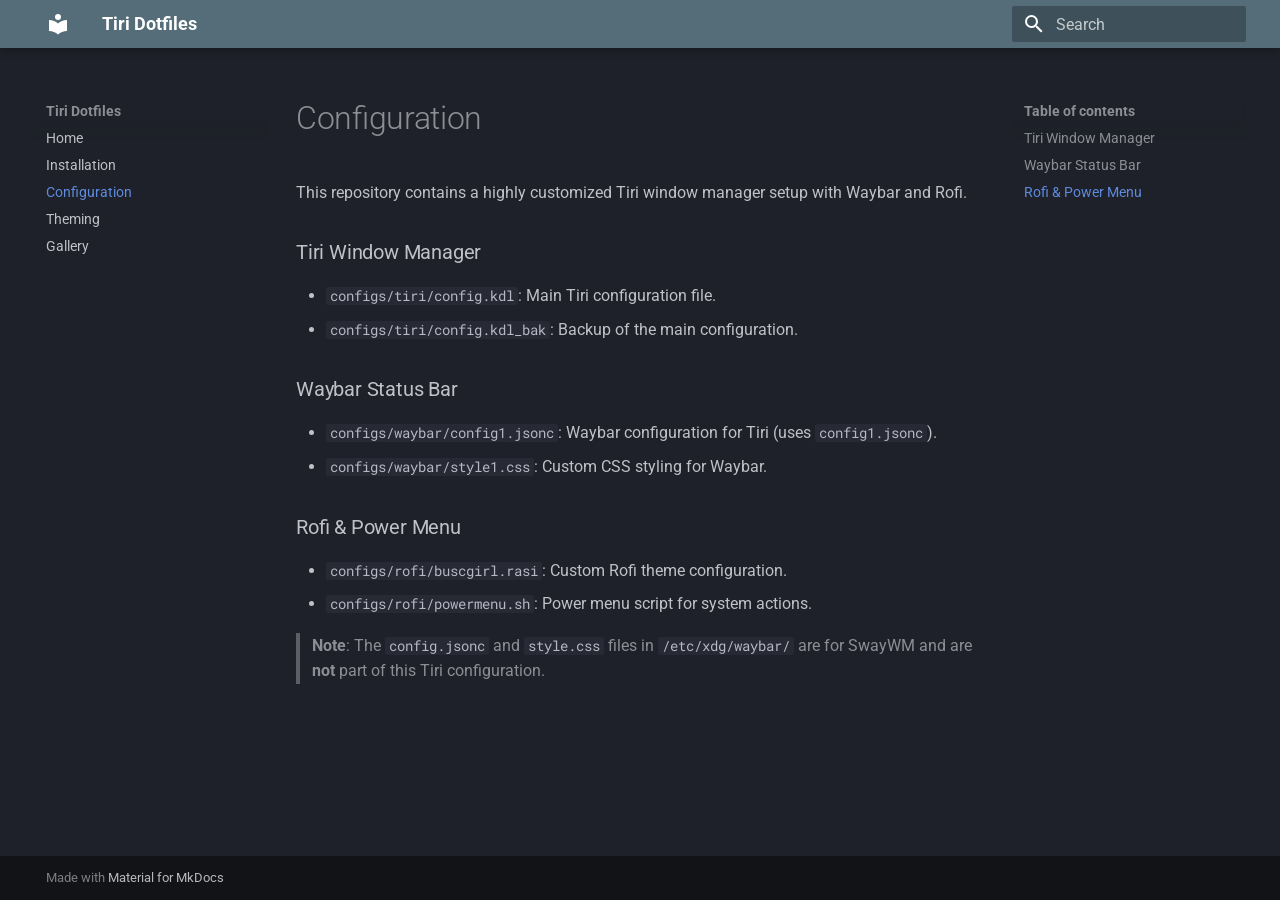
<file: configuration/index.html>
<!doctype html>
<html lang="en" class="no-js">
  <head>
    
      <meta charset="utf-8">
      <meta name="viewport" content="width=device-width,initial-scale=1">
      
        <meta name="description" content="A highly customized Tiri window manager configuration with Waybar and Rofi.">
      
      
      
      
        <link rel="prev" href="..">
      
      
        <link rel="next" href="../gallery/">
      
      
        
      
      
      <link rel="icon" href="../assets/images/favicon.png">
      <meta name="generator" content="mkdocs-1.6.1, mkdocs-material-9.7.6">
    
    
      
        <title>Configuration - Tiri Dotfiles</title>
      
    
    
      <link rel="stylesheet" href="../assets/stylesheets/main.484c7ddc.min.css">
      
        
        <link rel="stylesheet" href="../assets/stylesheets/palette.ab4e12ef.min.css">
      
      


    
    
      
    
    
      
        
        
        <link rel="preconnect" href="https://fonts.gstatic.com" crossorigin>
        <link rel="stylesheet" href="https://fonts.googleapis.com/css?family=Roboto:300,300i,400,400i,700,700i%7CRoboto+Mono:400,400i,700,700i&display=fallback">
        <style>:root{--md-text-font:"Roboto";--md-code-font:"Roboto Mono"}</style>
      
    
    
    <script>__md_scope=new URL("..",location),__md_hash=e=>[...e].reduce(((e,_)=>(e<<5)-e+_.charCodeAt(0)),0),__md_get=(e,_=localStorage,t=__md_scope)=>JSON.parse(_.getItem(t.pathname+"."+e)),__md_set=(e,_,t=localStorage,a=__md_scope)=>{try{t.setItem(a.pathname+"."+e,JSON.stringify(_))}catch(e){}}</script>
    
      

    
    
  </head>
  
  
    
    
    
    
    
    <body dir="ltr" data-md-color-scheme="slate" data-md-color-primary="blue-grey" data-md-color-accent="light-blue">
  
    
    <input class="md-toggle" data-md-toggle="drawer" type="checkbox" id="__drawer" autocomplete="off">
    <input class="md-toggle" data-md-toggle="search" type="checkbox" id="__search" autocomplete="off">
    <label class="md-overlay" for="__drawer"></label>
    <div data-md-component="skip">
      
        
        <a href="#configuration" class="md-skip">
          Skip to content
        </a>
      
    </div>
    <div data-md-component="announce">
      
    </div>
    
    
      

  

<header class="md-header md-header--shadow" data-md-component="header">
  <nav class="md-header__inner md-grid" aria-label="Header">
    <a href=".." title="Tiri Dotfiles" class="md-header__button md-logo" aria-label="Tiri Dotfiles" data-md-component="logo">
      
  
  <svg xmlns="http://www.w3.org/2000/svg" viewBox="0 0 24 24"><path d="M12 8a3 3 0 0 0 3-3 3 3 0 0 0-3-3 3 3 0 0 0-3 3 3 3 0 0 0 3 3m0 3.54C9.64 9.35 6.5 8 3 8v11c3.5 0 6.64 1.35 9 3.54 2.36-2.19 5.5-3.54 9-3.54V8c-3.5 0-6.64 1.35-9 3.54"/></svg>

    </a>
    <label class="md-header__button md-icon" for="__drawer">
      
      <svg xmlns="http://www.w3.org/2000/svg" viewBox="0 0 24 24"><path d="M3 6h18v2H3zm0 5h18v2H3zm0 5h18v2H3z"/></svg>
    </label>
    <div class="md-header__title" data-md-component="header-title">
      <div class="md-header__ellipsis">
        <div class="md-header__topic">
          <span class="md-ellipsis">
            Tiri Dotfiles
          </span>
        </div>
        <div class="md-header__topic" data-md-component="header-topic">
          <span class="md-ellipsis">
            
              Configuration
            
          </span>
        </div>
      </div>
    </div>
    
      
    
    
    
    
      
      
        <label class="md-header__button md-icon" for="__search">
          
          <svg xmlns="http://www.w3.org/2000/svg" viewBox="0 0 24 24"><path d="M9.5 3A6.5 6.5 0 0 1 16 9.5c0 1.61-.59 3.09-1.56 4.23l.27.27h.79l5 5-1.5 1.5-5-5v-.79l-.27-.27A6.52 6.52 0 0 1 9.5 16 6.5 6.5 0 0 1 3 9.5 6.5 6.5 0 0 1 9.5 3m0 2C7 5 5 7 5 9.5S7 14 9.5 14 14 12 14 9.5 12 5 9.5 5"/></svg>
        </label>
        <div class="md-search" data-md-component="search" role="dialog">
  <label class="md-search__overlay" for="__search"></label>
  <div class="md-search__inner" role="search">
    <form class="md-search__form" name="search">
      <input type="text" class="md-search__input" name="query" aria-label="Search" placeholder="Search" autocapitalize="off" autocorrect="off" autocomplete="off" spellcheck="false" data-md-component="search-query" required>
      <label class="md-search__icon md-icon" for="__search">
        
        <svg xmlns="http://www.w3.org/2000/svg" viewBox="0 0 24 24"><path d="M9.5 3A6.5 6.5 0 0 1 16 9.5c0 1.61-.59 3.09-1.56 4.23l.27.27h.79l5 5-1.5 1.5-5-5v-.79l-.27-.27A6.52 6.52 0 0 1 9.5 16 6.5 6.5 0 0 1 3 9.5 6.5 6.5 0 0 1 9.5 3m0 2C7 5 5 7 5 9.5S7 14 9.5 14 14 12 14 9.5 12 5 9.5 5"/></svg>
        
        <svg xmlns="http://www.w3.org/2000/svg" viewBox="0 0 24 24"><path d="M20 11v2H8l5.5 5.5-1.42 1.42L4.16 12l7.92-7.92L13.5 5.5 8 11z"/></svg>
      </label>
      <nav class="md-search__options" aria-label="Search">
        
        <button type="reset" class="md-search__icon md-icon" title="Clear" aria-label="Clear" tabindex="-1">
          
          <svg xmlns="http://www.w3.org/2000/svg" viewBox="0 0 24 24"><path d="M19 6.41 17.59 5 12 10.59 6.41 5 5 6.41 10.59 12 5 17.59 6.41 19 12 13.41 17.59 19 19 17.59 13.41 12z"/></svg>
        </button>
      </nav>
      
    </form>
    <div class="md-search__output">
      <div class="md-search__scrollwrap" tabindex="0" data-md-scrollfix>
        <div class="md-search-result" data-md-component="search-result">
          <div class="md-search-result__meta">
            Initializing search
          </div>
          <ol class="md-search-result__list" role="presentation"></ol>
        </div>
      </div>
    </div>
  </div>
</div>
      
    
    
  </nav>
  
</header>
    
    <div class="md-container" data-md-component="container">
      
      
        
          
        
      
      <main class="md-main" data-md-component="main">
        <div class="md-main__inner md-grid">
          
            
              
              <div class="md-sidebar md-sidebar--primary" data-md-component="sidebar" data-md-type="navigation" >
                <div class="md-sidebar__scrollwrap">
                  <div class="md-sidebar__inner">
                    



<nav class="md-nav md-nav--primary" aria-label="Navigation" data-md-level="0">
  <label class="md-nav__title" for="__drawer">
    <a href=".." title="Tiri Dotfiles" class="md-nav__button md-logo" aria-label="Tiri Dotfiles" data-md-component="logo">
      
  
  <svg xmlns="http://www.w3.org/2000/svg" viewBox="0 0 24 24"><path d="M12 8a3 3 0 0 0 3-3 3 3 0 0 0-3-3 3 3 0 0 0-3 3 3 3 0 0 0 3 3m0 3.54C9.64 9.35 6.5 8 3 8v11c3.5 0 6.64 1.35 9 3.54 2.36-2.19 5.5-3.54 9-3.54V8c-3.5 0-6.64 1.35-9 3.54"/></svg>

    </a>
    Tiri Dotfiles
  </label>
  
  <ul class="md-nav__list" data-md-scrollfix>
    
      
      
  
  
  
  
    <li class="md-nav__item">
      <a href=".." class="md-nav__link">
        
  
  
  <span class="md-ellipsis">
    
  
    Home
  

    
  </span>
  
  

      </a>
    </li>
  

    
      
      
  
  
  
  
    <li class="md-nav__item">
      <a href="../installation.md" class="md-nav__link">
        
  
  
  <span class="md-ellipsis">
    
  
    Installation
  

    
  </span>
  
  

      </a>
    </li>
  

    
      
      
  
  
    
  
  
  
    <li class="md-nav__item md-nav__item--active">
      
      <input class="md-nav__toggle md-toggle" type="checkbox" id="__toc">
      
      
        
      
      
        <label class="md-nav__link md-nav__link--active" for="__toc">
          
  
  
  <span class="md-ellipsis">
    
  
    Configuration
  

    
  </span>
  
  

          <span class="md-nav__icon md-icon"></span>
        </label>
      
      <a href="./" class="md-nav__link md-nav__link--active">
        
  
  
  <span class="md-ellipsis">
    
  
    Configuration
  

    
  </span>
  
  

      </a>
      
        

<nav class="md-nav md-nav--secondary" aria-label="Table of contents">
  
  
  
    
  
  
    <label class="md-nav__title" for="__toc">
      <span class="md-nav__icon md-icon"></span>
      Table of contents
    </label>
    <ul class="md-nav__list" data-md-component="toc" data-md-scrollfix>
      
        <li class="md-nav__item">
  <a href="#tiri-window-manager" class="md-nav__link">
    <span class="md-ellipsis">
      
        Tiri Window Manager
      
    </span>
  </a>
  
</li>
      
        <li class="md-nav__item">
  <a href="#waybar-status-bar" class="md-nav__link">
    <span class="md-ellipsis">
      
        Waybar Status Bar
      
    </span>
  </a>
  
</li>
      
        <li class="md-nav__item">
  <a href="#rofi-power-menu" class="md-nav__link">
    <span class="md-ellipsis">
      
        Rofi &amp; Power Menu
      
    </span>
  </a>
  
</li>
      
    </ul>
  
</nav>
      
    </li>
  

    
      
      
  
  
  
  
    <li class="md-nav__item">
      <a href="../theming.md" class="md-nav__link">
        
  
  
  <span class="md-ellipsis">
    
  
    Theming
  

    
  </span>
  
  

      </a>
    </li>
  

    
      
      
  
  
  
  
    <li class="md-nav__item">
      <a href="../gallery/" class="md-nav__link">
        
  
  
  <span class="md-ellipsis">
    
  
    Gallery
  

    
  </span>
  
  

      </a>
    </li>
  

    
  </ul>
</nav>
                  </div>
                </div>
              </div>
            
            
              
              <div class="md-sidebar md-sidebar--secondary" data-md-component="sidebar" data-md-type="toc" >
                <div class="md-sidebar__scrollwrap">
                  <div class="md-sidebar__inner">
                    

<nav class="md-nav md-nav--secondary" aria-label="Table of contents">
  
  
  
    
  
  
    <label class="md-nav__title" for="__toc">
      <span class="md-nav__icon md-icon"></span>
      Table of contents
    </label>
    <ul class="md-nav__list" data-md-component="toc" data-md-scrollfix>
      
        <li class="md-nav__item">
  <a href="#tiri-window-manager" class="md-nav__link">
    <span class="md-ellipsis">
      
        Tiri Window Manager
      
    </span>
  </a>
  
</li>
      
        <li class="md-nav__item">
  <a href="#waybar-status-bar" class="md-nav__link">
    <span class="md-ellipsis">
      
        Waybar Status Bar
      
    </span>
  </a>
  
</li>
      
        <li class="md-nav__item">
  <a href="#rofi-power-menu" class="md-nav__link">
    <span class="md-ellipsis">
      
        Rofi &amp; Power Menu
      
    </span>
  </a>
  
</li>
      
    </ul>
  
</nav>
                  </div>
                </div>
              </div>
            
          
          
            <div class="md-content" data-md-component="content">
              
              <article class="md-content__inner md-typeset">
                
                  



<h1 id="configuration">Configuration</h1>
<p>This repository contains a highly customized Tiri window manager setup with Waybar and Rofi.</p>
<h3 id="tiri-window-manager">Tiri Window Manager</h3>
<ul>
<li><code>configs/tiri/config.kdl</code>: Main Tiri configuration file.</li>
<li><code>configs/tiri/config.kdl_bak</code>: Backup of the main configuration.</li>
</ul>
<h3 id="waybar-status-bar">Waybar Status Bar</h3>
<ul>
<li><code>configs/waybar/config1.jsonc</code>: Waybar configuration for Tiri (uses <code>config1.jsonc</code>).</li>
<li><code>configs/waybar/style1.css</code>: Custom CSS styling for Waybar.</li>
</ul>
<h3 id="rofi-power-menu">Rofi &amp; Power Menu</h3>
<ul>
<li><code>configs/rofi/buscgirl.rasi</code>: Custom Rofi theme configuration.</li>
<li><code>configs/rofi/powermenu.sh</code>: Power menu script for system actions.</li>
</ul>
<blockquote>
<p><strong>Note</strong>: The <code>config.jsonc</code> and <code>style.css</code> files in <code>/etc/xdg/waybar/</code> are for SwayWM and are <strong>not</strong> part of this Tiri configuration.</p>
</blockquote>












                
              </article>
            </div>
          
          
<script>var target=document.getElementById(location.hash.slice(1));target&&target.name&&(target.checked=target.name.startsWith("__tabbed_"))</script>
        </div>
        
      </main>
      
        <footer class="md-footer">
  
  <div class="md-footer-meta md-typeset">
    <div class="md-footer-meta__inner md-grid">
      <div class="md-copyright">
  
  
    Made with
    <a href="https://squidfunk.github.io/mkdocs-material/" target="_blank" rel="noopener">
      Material for MkDocs
    </a>
  
</div>
      
    </div>
  </div>
</footer>
      
    </div>
    <div class="md-dialog" data-md-component="dialog">
      <div class="md-dialog__inner md-typeset"></div>
    </div>
    
    
    
      
      
      <script id="__config" type="application/json">{"annotate": null, "base": "..", "features": ["navigation.instant", "navigation.tracking", "content.code.copy"], "search": "../assets/javascripts/workers/search.2c215733.min.js", "tags": null, "translations": {"clipboard.copied": "Copied to clipboard", "clipboard.copy": "Copy to clipboard", "search.result.more.one": "1 more on this page", "search.result.more.other": "# more on this page", "search.result.none": "No matching documents", "search.result.one": "1 matching document", "search.result.other": "# matching documents", "search.result.placeholder": "Type to start searching", "search.result.term.missing": "Missing", "select.version": "Select version"}, "version": null}</script>
    
    
      <script src="../assets/javascripts/bundle.79ae519e.min.js"></script>
      
    
  </body>
</html>
</file>
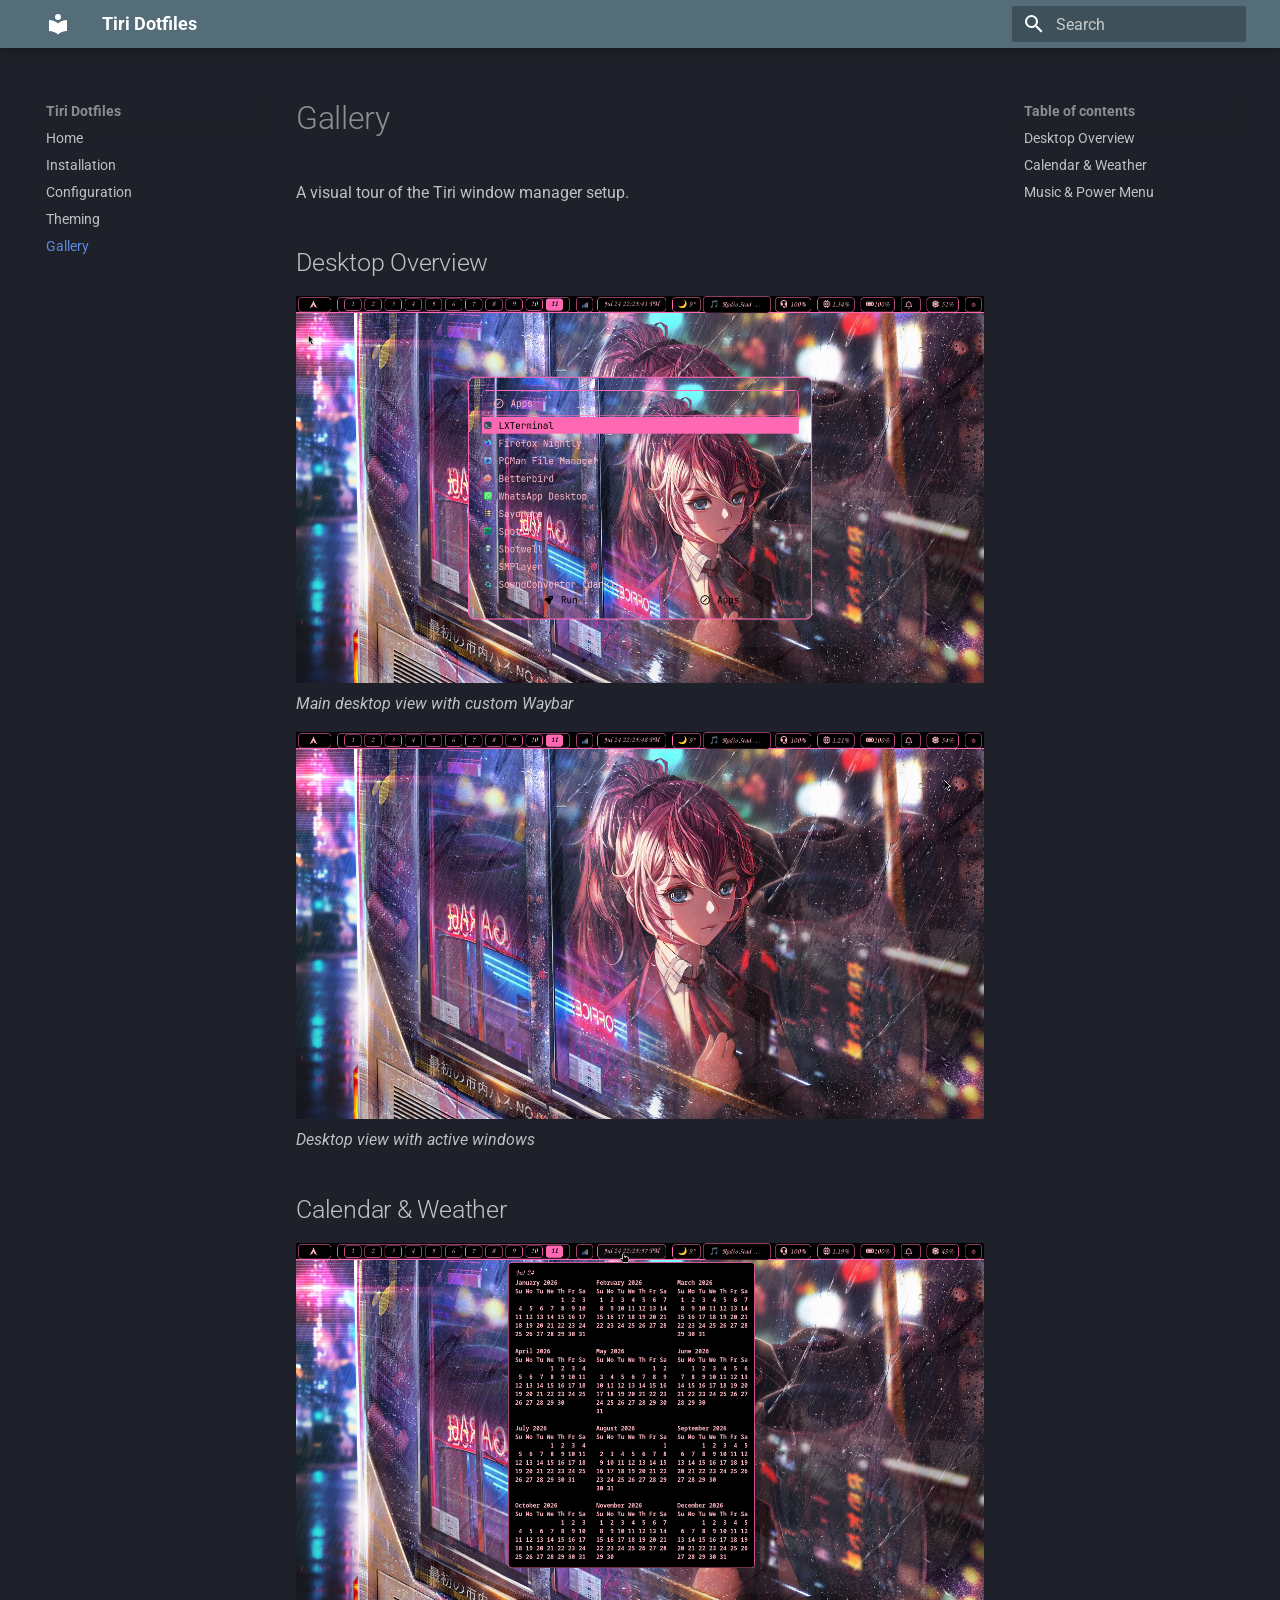
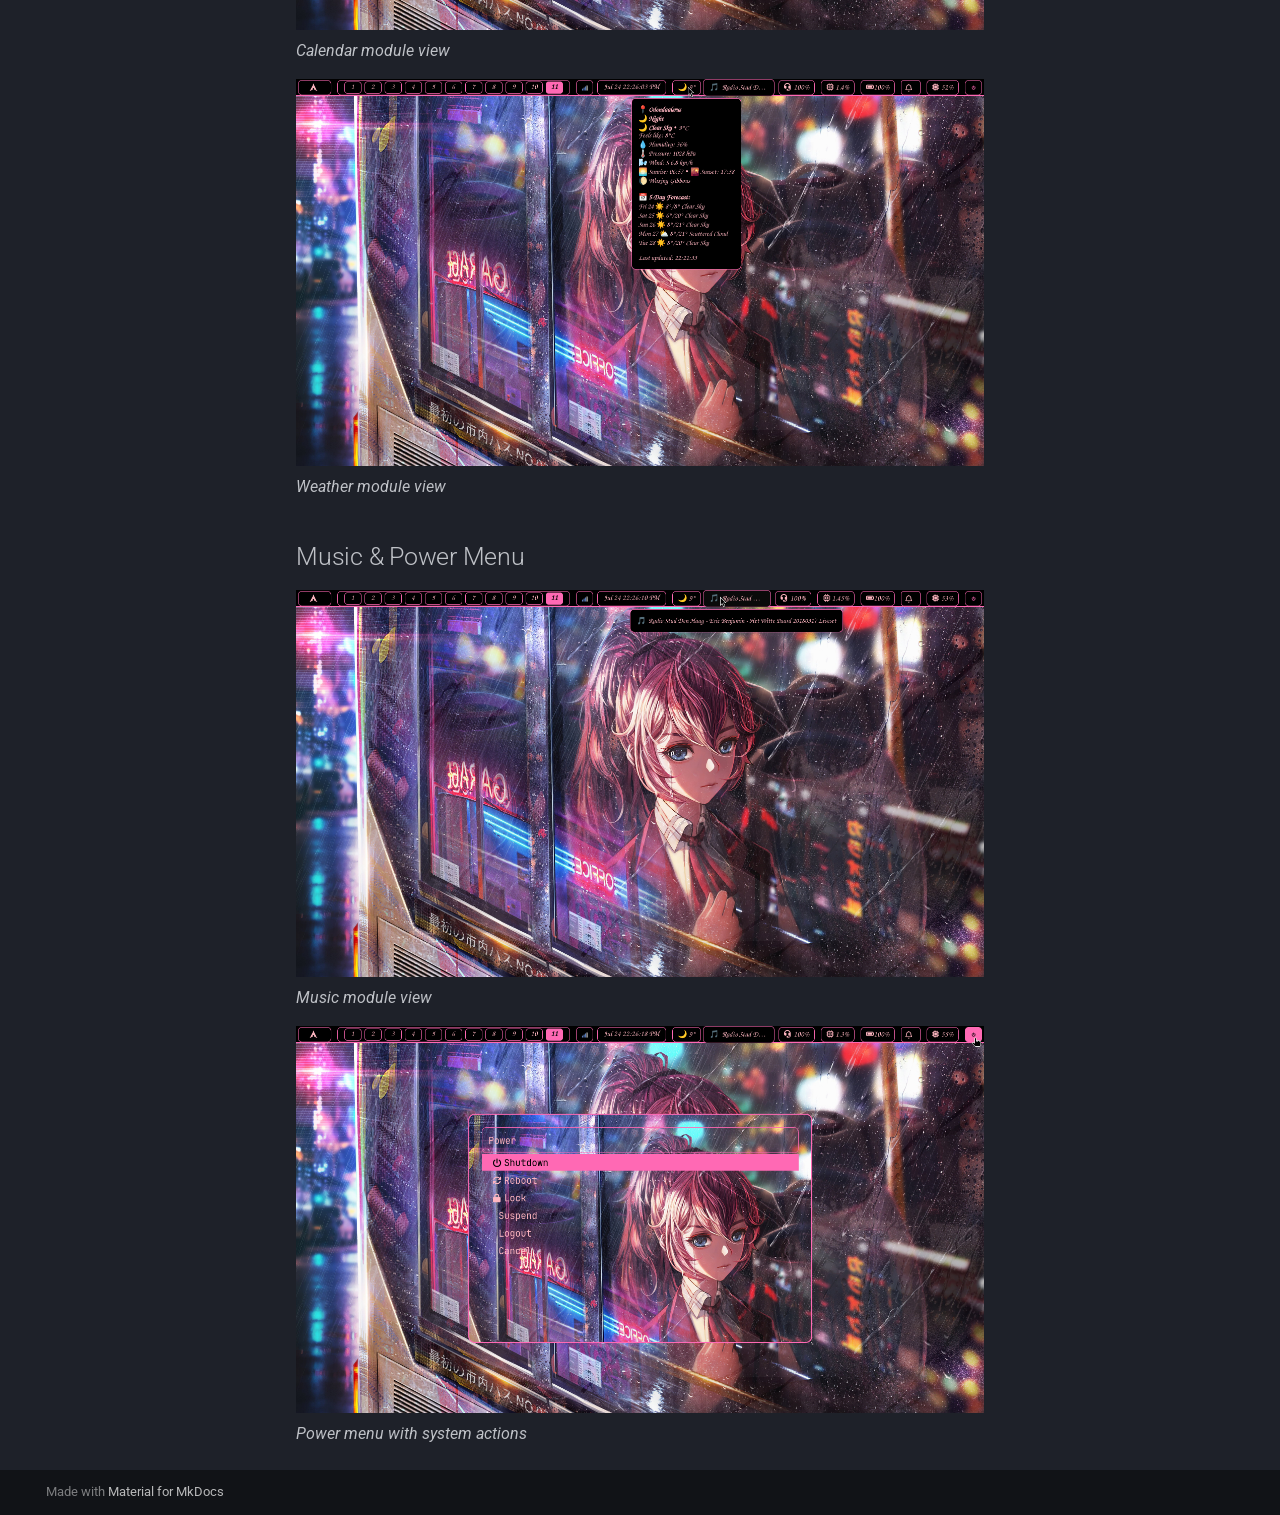
<file: gallery/index.html>
<!doctype html>
<html lang="en" class="no-js">
  <head>
    
      <meta charset="utf-8">
      <meta name="viewport" content="width=device-width,initial-scale=1">
      
        <meta name="description" content="A highly customized Tiri window manager configuration with Waybar and Rofi.">
      
      
      
      
        <link rel="prev" href="../theming/">
      
      
      
        
      
      
      <link rel="icon" href="../assets/images/favicon.png">
      <meta name="generator" content="mkdocs-1.6.1, mkdocs-material-9.7.6">
    
    
      
        <title>Gallery - Tiri Dotfiles</title>
      
    
    
      <link rel="stylesheet" href="../assets/stylesheets/main.484c7ddc.min.css">
      
        
        <link rel="stylesheet" href="../assets/stylesheets/palette.ab4e12ef.min.css">
      
      


    
    
      
    
    
      
        
        
        <link rel="preconnect" href="https://fonts.gstatic.com" crossorigin>
        <link rel="stylesheet" href="https://fonts.googleapis.com/css?family=Roboto:300,300i,400,400i,700,700i%7CRoboto+Mono:400,400i,700,700i&display=fallback">
        <style>:root{--md-text-font:"Roboto";--md-code-font:"Roboto Mono"}</style>
      
    
    
    <script>__md_scope=new URL("..",location),__md_hash=e=>[...e].reduce(((e,_)=>(e<<5)-e+_.charCodeAt(0)),0),__md_get=(e,_=localStorage,t=__md_scope)=>JSON.parse(_.getItem(t.pathname+"."+e)),__md_set=(e,_,t=localStorage,a=__md_scope)=>{try{t.setItem(a.pathname+"."+e,JSON.stringify(_))}catch(e){}}</script>
    
      

    
    
  </head>
  
  
    
    
    
    
    
    <body dir="ltr" data-md-color-scheme="slate" data-md-color-primary="blue-grey" data-md-color-accent="light-blue">
  
    
    <input class="md-toggle" data-md-toggle="drawer" type="checkbox" id="__drawer" autocomplete="off">
    <input class="md-toggle" data-md-toggle="search" type="checkbox" id="__search" autocomplete="off">
    <label class="md-overlay" for="__drawer"></label>
    <div data-md-component="skip">
      
        
        <a href="#gallery" class="md-skip">
          Skip to content
        </a>
      
    </div>
    <div data-md-component="announce">
      
    </div>
    
    
      

  

<header class="md-header md-header--shadow" data-md-component="header">
  <nav class="md-header__inner md-grid" aria-label="Header">
    <a href=".." title="Tiri Dotfiles" class="md-header__button md-logo" aria-label="Tiri Dotfiles" data-md-component="logo">
      
  
  <svg xmlns="http://www.w3.org/2000/svg" viewBox="0 0 24 24"><path d="M12 8a3 3 0 0 0 3-3 3 3 0 0 0-3-3 3 3 0 0 0-3 3 3 3 0 0 0 3 3m0 3.54C9.64 9.35 6.5 8 3 8v11c3.5 0 6.64 1.35 9 3.54 2.36-2.19 5.5-3.54 9-3.54V8c-3.5 0-6.64 1.35-9 3.54"/></svg>

    </a>
    <label class="md-header__button md-icon" for="__drawer">
      
      <svg xmlns="http://www.w3.org/2000/svg" viewBox="0 0 24 24"><path d="M3 6h18v2H3zm0 5h18v2H3zm0 5h18v2H3z"/></svg>
    </label>
    <div class="md-header__title" data-md-component="header-title">
      <div class="md-header__ellipsis">
        <div class="md-header__topic">
          <span class="md-ellipsis">
            Tiri Dotfiles
          </span>
        </div>
        <div class="md-header__topic" data-md-component="header-topic">
          <span class="md-ellipsis">
            
              Gallery
            
          </span>
        </div>
      </div>
    </div>
    
      
    
    
    
    
      
      
        <label class="md-header__button md-icon" for="__search">
          
          <svg xmlns="http://www.w3.org/2000/svg" viewBox="0 0 24 24"><path d="M9.5 3A6.5 6.5 0 0 1 16 9.5c0 1.61-.59 3.09-1.56 4.23l.27.27h.79l5 5-1.5 1.5-5-5v-.79l-.27-.27A6.52 6.52 0 0 1 9.5 16 6.5 6.5 0 0 1 3 9.5 6.5 6.5 0 0 1 9.5 3m0 2C7 5 5 7 5 9.5S7 14 9.5 14 14 12 14 9.5 12 5 9.5 5"/></svg>
        </label>
        <div class="md-search" data-md-component="search" role="dialog">
  <label class="md-search__overlay" for="__search"></label>
  <div class="md-search__inner" role="search">
    <form class="md-search__form" name="search">
      <input type="text" class="md-search__input" name="query" aria-label="Search" placeholder="Search" autocapitalize="off" autocorrect="off" autocomplete="off" spellcheck="false" data-md-component="search-query" required>
      <label class="md-search__icon md-icon" for="__search">
        
        <svg xmlns="http://www.w3.org/2000/svg" viewBox="0 0 24 24"><path d="M9.5 3A6.5 6.5 0 0 1 16 9.5c0 1.61-.59 3.09-1.56 4.23l.27.27h.79l5 5-1.5 1.5-5-5v-.79l-.27-.27A6.52 6.52 0 0 1 9.5 16 6.5 6.5 0 0 1 3 9.5 6.5 6.5 0 0 1 9.5 3m0 2C7 5 5 7 5 9.5S7 14 9.5 14 14 12 14 9.5 12 5 9.5 5"/></svg>
        
        <svg xmlns="http://www.w3.org/2000/svg" viewBox="0 0 24 24"><path d="M20 11v2H8l5.5 5.5-1.42 1.42L4.16 12l7.92-7.92L13.5 5.5 8 11z"/></svg>
      </label>
      <nav class="md-search__options" aria-label="Search">
        
        <button type="reset" class="md-search__icon md-icon" title="Clear" aria-label="Clear" tabindex="-1">
          
          <svg xmlns="http://www.w3.org/2000/svg" viewBox="0 0 24 24"><path d="M19 6.41 17.59 5 12 10.59 6.41 5 5 6.41 10.59 12 5 17.59 6.41 19 12 13.41 17.59 19 19 17.59 13.41 12z"/></svg>
        </button>
      </nav>
      
    </form>
    <div class="md-search__output">
      <div class="md-search__scrollwrap" tabindex="0" data-md-scrollfix>
        <div class="md-search-result" data-md-component="search-result">
          <div class="md-search-result__meta">
            Initializing search
          </div>
          <ol class="md-search-result__list" role="presentation"></ol>
        </div>
      </div>
    </div>
  </div>
</div>
      
    
    
  </nav>
  
</header>
    
    <div class="md-container" data-md-component="container">
      
      
        
          
        
      
      <main class="md-main" data-md-component="main">
        <div class="md-main__inner md-grid">
          
            
              
              <div class="md-sidebar md-sidebar--primary" data-md-component="sidebar" data-md-type="navigation" >
                <div class="md-sidebar__scrollwrap">
                  <div class="md-sidebar__inner">
                    



<nav class="md-nav md-nav--primary" aria-label="Navigation" data-md-level="0">
  <label class="md-nav__title" for="__drawer">
    <a href=".." title="Tiri Dotfiles" class="md-nav__button md-logo" aria-label="Tiri Dotfiles" data-md-component="logo">
      
  
  <svg xmlns="http://www.w3.org/2000/svg" viewBox="0 0 24 24"><path d="M12 8a3 3 0 0 0 3-3 3 3 0 0 0-3-3 3 3 0 0 0-3 3 3 3 0 0 0 3 3m0 3.54C9.64 9.35 6.5 8 3 8v11c3.5 0 6.64 1.35 9 3.54 2.36-2.19 5.5-3.54 9-3.54V8c-3.5 0-6.64 1.35-9 3.54"/></svg>

    </a>
    Tiri Dotfiles
  </label>
  
  <ul class="md-nav__list" data-md-scrollfix>
    
      
      
  
  
  
  
    <li class="md-nav__item">
      <a href=".." class="md-nav__link">
        
  
  
  <span class="md-ellipsis">
    
  
    Home
  

    
  </span>
  
  

      </a>
    </li>
  

    
      
      
  
  
  
  
    <li class="md-nav__item">
      <a href="../installation.md" class="md-nav__link">
        
  
  
  <span class="md-ellipsis">
    
  
    Installation
  

    
  </span>
  
  

      </a>
    </li>
  

    
      
      
  
  
  
  
    <li class="md-nav__item">
      <a href="../configuration/" class="md-nav__link">
        
  
  
  <span class="md-ellipsis">
    
  
    Configuration
  

    
  </span>
  
  

      </a>
    </li>
  

    
      
      
  
  
  
  
    <li class="md-nav__item">
      <a href="../theming/" class="md-nav__link">
        
  
  
  <span class="md-ellipsis">
    
  
    Theming
  

    
  </span>
  
  

      </a>
    </li>
  

    
      
      
  
  
    
  
  
  
    <li class="md-nav__item md-nav__item--active">
      
      <input class="md-nav__toggle md-toggle" type="checkbox" id="__toc">
      
      
        
      
      
        <label class="md-nav__link md-nav__link--active" for="__toc">
          
  
  
  <span class="md-ellipsis">
    
  
    Gallery
  

    
  </span>
  
  

          <span class="md-nav__icon md-icon"></span>
        </label>
      
      <a href="./" class="md-nav__link md-nav__link--active">
        
  
  
  <span class="md-ellipsis">
    
  
    Gallery
  

    
  </span>
  
  

      </a>
      
        

<nav class="md-nav md-nav--secondary" aria-label="Table of contents">
  
  
  
    
  
  
    <label class="md-nav__title" for="__toc">
      <span class="md-nav__icon md-icon"></span>
      Table of contents
    </label>
    <ul class="md-nav__list" data-md-component="toc" data-md-scrollfix>
      
        <li class="md-nav__item">
  <a href="#desktop-overview" class="md-nav__link">
    <span class="md-ellipsis">
      
        Desktop Overview
      
    </span>
  </a>
  
</li>
      
        <li class="md-nav__item">
  <a href="#calendar-weather" class="md-nav__link">
    <span class="md-ellipsis">
      
        Calendar &amp; Weather
      
    </span>
  </a>
  
</li>
      
        <li class="md-nav__item">
  <a href="#music-power-menu" class="md-nav__link">
    <span class="md-ellipsis">
      
        Music &amp; Power Menu
      
    </span>
  </a>
  
</li>
      
    </ul>
  
</nav>
      
    </li>
  

    
  </ul>
</nav>
                  </div>
                </div>
              </div>
            
            
              
              <div class="md-sidebar md-sidebar--secondary" data-md-component="sidebar" data-md-type="toc" >
                <div class="md-sidebar__scrollwrap">
                  <div class="md-sidebar__inner">
                    

<nav class="md-nav md-nav--secondary" aria-label="Table of contents">
  
  
  
    
  
  
    <label class="md-nav__title" for="__toc">
      <span class="md-nav__icon md-icon"></span>
      Table of contents
    </label>
    <ul class="md-nav__list" data-md-component="toc" data-md-scrollfix>
      
        <li class="md-nav__item">
  <a href="#desktop-overview" class="md-nav__link">
    <span class="md-ellipsis">
      
        Desktop Overview
      
    </span>
  </a>
  
</li>
      
        <li class="md-nav__item">
  <a href="#calendar-weather" class="md-nav__link">
    <span class="md-ellipsis">
      
        Calendar &amp; Weather
      
    </span>
  </a>
  
</li>
      
        <li class="md-nav__item">
  <a href="#music-power-menu" class="md-nav__link">
    <span class="md-ellipsis">
      
        Music &amp; Power Menu
      
    </span>
  </a>
  
</li>
      
    </ul>
  
</nav>
                  </div>
                </div>
              </div>
            
          
          
            <div class="md-content" data-md-component="content">
              
              <article class="md-content__inner md-typeset">
                
                  



<h1 id="gallery">Gallery</h1>
<p>A visual tour of the Tiri window manager setup.</p>
<h2 id="desktop-overview">Desktop Overview</h2>
<p><img alt="Desktop 1" src="../screenshot/tiri-1.png" />
<em>Main desktop view with custom Waybar</em></p>
<p><img alt="Desktop 2" src="../screenshot/tiri-2.png" />
<em>Desktop view with active windows</em></p>
<h2 id="calendar-weather">Calendar &amp; Weather</h2>
<p><img alt="Calendar" src="../screenshot/tiri-3.png" />
<em>Calendar module view</em></p>
<p><img alt="Weather" src="../screenshot/tiri-4.png" />
<em>Weather module view</em></p>
<h2 id="music-power-menu">Music &amp; Power Menu</h2>
<p><img alt="Music" src="../screenshot/tiri-5.png" />
<em>Music module view</em></p>
<p><img alt="Power Menu" src="../screenshot/tiri-6.png" />
<em>Power menu with system actions</em></p>












                
              </article>
            </div>
          
          
<script>var target=document.getElementById(location.hash.slice(1));target&&target.name&&(target.checked=target.name.startsWith("__tabbed_"))</script>
        </div>
        
      </main>
      
        <footer class="md-footer">
  
  <div class="md-footer-meta md-typeset">
    <div class="md-footer-meta__inner md-grid">
      <div class="md-copyright">
  
  
    Made with
    <a href="https://squidfunk.github.io/mkdocs-material/" target="_blank" rel="noopener">
      Material for MkDocs
    </a>
  
</div>
      
    </div>
  </div>
</footer>
      
    </div>
    <div class="md-dialog" data-md-component="dialog">
      <div class="md-dialog__inner md-typeset"></div>
    </div>
    
    
    
      
      
      <script id="__config" type="application/json">{"annotate": null, "base": "..", "features": ["navigation.instant", "navigation.tracking", "content.code.copy"], "search": "../assets/javascripts/workers/search.2c215733.min.js", "tags": null, "translations": {"clipboard.copied": "Copied to clipboard", "clipboard.copy": "Copy to clipboard", "search.result.more.one": "1 more on this page", "search.result.more.other": "# more on this page", "search.result.none": "No matching documents", "search.result.one": "1 matching document", "search.result.other": "# matching documents", "search.result.placeholder": "Type to start searching", "search.result.term.missing": "Missing", "select.version": "Select version"}, "version": null}</script>
    
    
      <script src="../assets/javascripts/bundle.79ae519e.min.js"></script>
      
    
  </body>
</html>
</file>
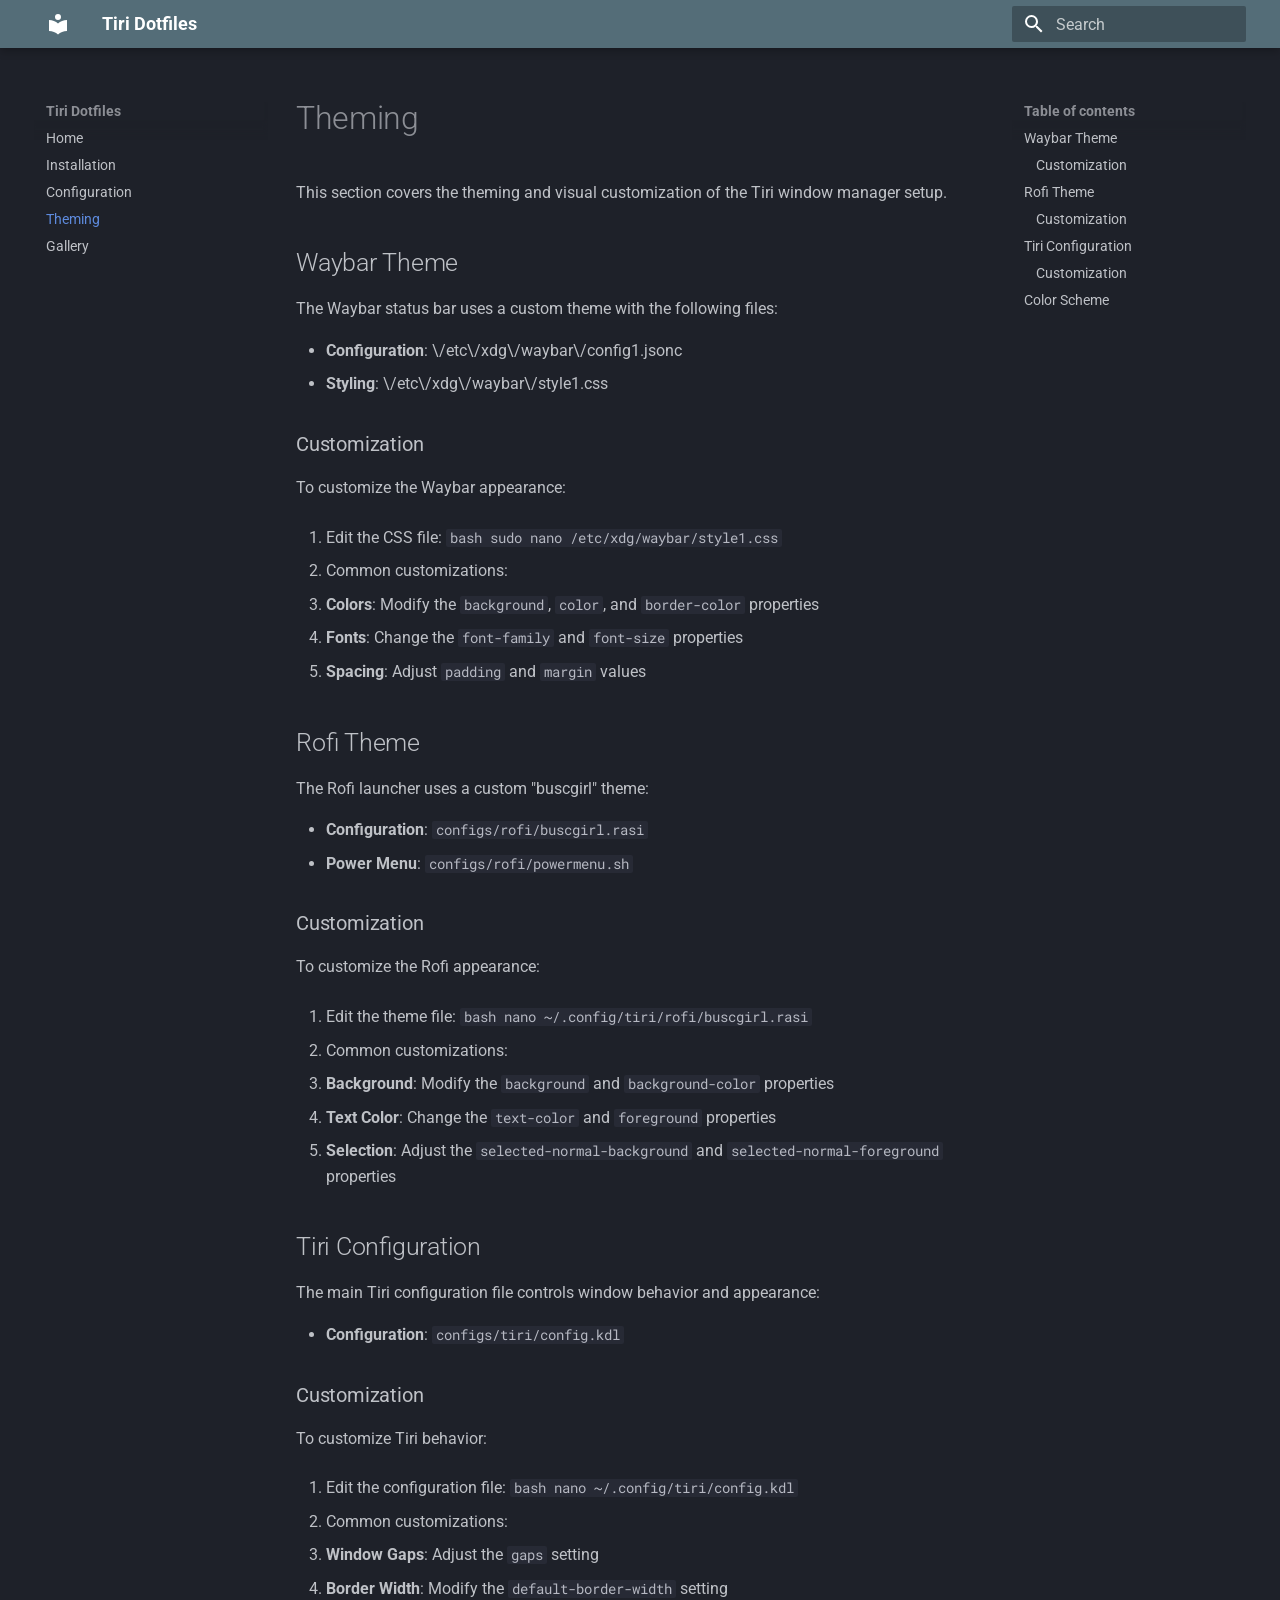
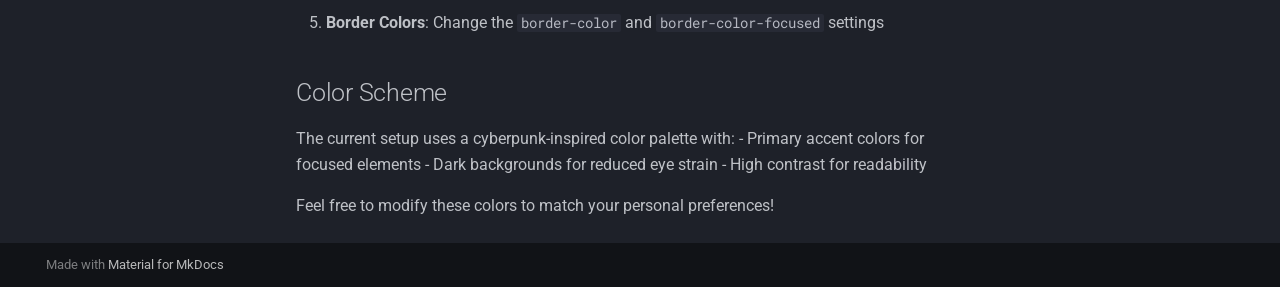
<file: theming/index.html>
<!doctype html>
<html lang="en" class="no-js">
  <head>
    
      <meta charset="utf-8">
      <meta name="viewport" content="width=device-width,initial-scale=1">
      
        <meta name="description" content="A highly customized Tiri window manager configuration with Waybar and Rofi.">
      
      
      
      
        <link rel="prev" href="../configuration/">
      
      
        <link rel="next" href="../gallery/">
      
      
        
      
      
      <link rel="icon" href="../assets/images/favicon.png">
      <meta name="generator" content="mkdocs-1.6.1, mkdocs-material-9.7.6">
    
    
      
        <title>Theming - Tiri Dotfiles</title>
      
    
    
      <link rel="stylesheet" href="../assets/stylesheets/main.484c7ddc.min.css">
      
        
        <link rel="stylesheet" href="../assets/stylesheets/palette.ab4e12ef.min.css">
      
      


    
    
      
    
    
      
        
        
        <link rel="preconnect" href="https://fonts.gstatic.com" crossorigin>
        <link rel="stylesheet" href="https://fonts.googleapis.com/css?family=Roboto:300,300i,400,400i,700,700i%7CRoboto+Mono:400,400i,700,700i&display=fallback">
        <style>:root{--md-text-font:"Roboto";--md-code-font:"Roboto Mono"}</style>
      
    
    
    <script>__md_scope=new URL("..",location),__md_hash=e=>[...e].reduce(((e,_)=>(e<<5)-e+_.charCodeAt(0)),0),__md_get=(e,_=localStorage,t=__md_scope)=>JSON.parse(_.getItem(t.pathname+"."+e)),__md_set=(e,_,t=localStorage,a=__md_scope)=>{try{t.setItem(a.pathname+"."+e,JSON.stringify(_))}catch(e){}}</script>
    
      

    
    
  </head>
  
  
    
    
    
    
    
    <body dir="ltr" data-md-color-scheme="slate" data-md-color-primary="blue-grey" data-md-color-accent="light-blue">
  
    
    <input class="md-toggle" data-md-toggle="drawer" type="checkbox" id="__drawer" autocomplete="off">
    <input class="md-toggle" data-md-toggle="search" type="checkbox" id="__search" autocomplete="off">
    <label class="md-overlay" for="__drawer"></label>
    <div data-md-component="skip">
      
        
        <a href="#theming" class="md-skip">
          Skip to content
        </a>
      
    </div>
    <div data-md-component="announce">
      
    </div>
    
    
      

  

<header class="md-header md-header--shadow" data-md-component="header">
  <nav class="md-header__inner md-grid" aria-label="Header">
    <a href=".." title="Tiri Dotfiles" class="md-header__button md-logo" aria-label="Tiri Dotfiles" data-md-component="logo">
      
  
  <svg xmlns="http://www.w3.org/2000/svg" viewBox="0 0 24 24"><path d="M12 8a3 3 0 0 0 3-3 3 3 0 0 0-3-3 3 3 0 0 0-3 3 3 3 0 0 0 3 3m0 3.54C9.64 9.35 6.5 8 3 8v11c3.5 0 6.64 1.35 9 3.54 2.36-2.19 5.5-3.54 9-3.54V8c-3.5 0-6.64 1.35-9 3.54"/></svg>

    </a>
    <label class="md-header__button md-icon" for="__drawer">
      
      <svg xmlns="http://www.w3.org/2000/svg" viewBox="0 0 24 24"><path d="M3 6h18v2H3zm0 5h18v2H3zm0 5h18v2H3z"/></svg>
    </label>
    <div class="md-header__title" data-md-component="header-title">
      <div class="md-header__ellipsis">
        <div class="md-header__topic">
          <span class="md-ellipsis">
            Tiri Dotfiles
          </span>
        </div>
        <div class="md-header__topic" data-md-component="header-topic">
          <span class="md-ellipsis">
            
              Theming
            
          </span>
        </div>
      </div>
    </div>
    
      
    
    
    
    
      
      
        <label class="md-header__button md-icon" for="__search">
          
          <svg xmlns="http://www.w3.org/2000/svg" viewBox="0 0 24 24"><path d="M9.5 3A6.5 6.5 0 0 1 16 9.5c0 1.61-.59 3.09-1.56 4.23l.27.27h.79l5 5-1.5 1.5-5-5v-.79l-.27-.27A6.52 6.52 0 0 1 9.5 16 6.5 6.5 0 0 1 3 9.5 6.5 6.5 0 0 1 9.5 3m0 2C7 5 5 7 5 9.5S7 14 9.5 14 14 12 14 9.5 12 5 9.5 5"/></svg>
        </label>
        <div class="md-search" data-md-component="search" role="dialog">
  <label class="md-search__overlay" for="__search"></label>
  <div class="md-search__inner" role="search">
    <form class="md-search__form" name="search">
      <input type="text" class="md-search__input" name="query" aria-label="Search" placeholder="Search" autocapitalize="off" autocorrect="off" autocomplete="off" spellcheck="false" data-md-component="search-query" required>
      <label class="md-search__icon md-icon" for="__search">
        
        <svg xmlns="http://www.w3.org/2000/svg" viewBox="0 0 24 24"><path d="M9.5 3A6.5 6.5 0 0 1 16 9.5c0 1.61-.59 3.09-1.56 4.23l.27.27h.79l5 5-1.5 1.5-5-5v-.79l-.27-.27A6.52 6.52 0 0 1 9.5 16 6.5 6.5 0 0 1 3 9.5 6.5 6.5 0 0 1 9.5 3m0 2C7 5 5 7 5 9.5S7 14 9.5 14 14 12 14 9.5 12 5 9.5 5"/></svg>
        
        <svg xmlns="http://www.w3.org/2000/svg" viewBox="0 0 24 24"><path d="M20 11v2H8l5.5 5.5-1.42 1.42L4.16 12l7.92-7.92L13.5 5.5 8 11z"/></svg>
      </label>
      <nav class="md-search__options" aria-label="Search">
        
        <button type="reset" class="md-search__icon md-icon" title="Clear" aria-label="Clear" tabindex="-1">
          
          <svg xmlns="http://www.w3.org/2000/svg" viewBox="0 0 24 24"><path d="M19 6.41 17.59 5 12 10.59 6.41 5 5 6.41 10.59 12 5 17.59 6.41 19 12 13.41 17.59 19 19 17.59 13.41 12z"/></svg>
        </button>
      </nav>
      
    </form>
    <div class="md-search__output">
      <div class="md-search__scrollwrap" tabindex="0" data-md-scrollfix>
        <div class="md-search-result" data-md-component="search-result">
          <div class="md-search-result__meta">
            Initializing search
          </div>
          <ol class="md-search-result__list" role="presentation"></ol>
        </div>
      </div>
    </div>
  </div>
</div>
      
    
    
  </nav>
  
</header>
    
    <div class="md-container" data-md-component="container">
      
      
        
          
        
      
      <main class="md-main" data-md-component="main">
        <div class="md-main__inner md-grid">
          
            
              
              <div class="md-sidebar md-sidebar--primary" data-md-component="sidebar" data-md-type="navigation" >
                <div class="md-sidebar__scrollwrap">
                  <div class="md-sidebar__inner">
                    



<nav class="md-nav md-nav--primary" aria-label="Navigation" data-md-level="0">
  <label class="md-nav__title" for="__drawer">
    <a href=".." title="Tiri Dotfiles" class="md-nav__button md-logo" aria-label="Tiri Dotfiles" data-md-component="logo">
      
  
  <svg xmlns="http://www.w3.org/2000/svg" viewBox="0 0 24 24"><path d="M12 8a3 3 0 0 0 3-3 3 3 0 0 0-3-3 3 3 0 0 0-3 3 3 3 0 0 0 3 3m0 3.54C9.64 9.35 6.5 8 3 8v11c3.5 0 6.64 1.35 9 3.54 2.36-2.19 5.5-3.54 9-3.54V8c-3.5 0-6.64 1.35-9 3.54"/></svg>

    </a>
    Tiri Dotfiles
  </label>
  
  <ul class="md-nav__list" data-md-scrollfix>
    
      
      
  
  
  
  
    <li class="md-nav__item">
      <a href=".." class="md-nav__link">
        
  
  
  <span class="md-ellipsis">
    
  
    Home
  

    
  </span>
  
  

      </a>
    </li>
  

    
      
      
  
  
  
  
    <li class="md-nav__item">
      <a href="../installation.md" class="md-nav__link">
        
  
  
  <span class="md-ellipsis">
    
  
    Installation
  

    
  </span>
  
  

      </a>
    </li>
  

    
      
      
  
  
  
  
    <li class="md-nav__item">
      <a href="../configuration/" class="md-nav__link">
        
  
  
  <span class="md-ellipsis">
    
  
    Configuration
  

    
  </span>
  
  

      </a>
    </li>
  

    
      
      
  
  
    
  
  
  
    <li class="md-nav__item md-nav__item--active">
      
      <input class="md-nav__toggle md-toggle" type="checkbox" id="__toc">
      
      
        
      
      
        <label class="md-nav__link md-nav__link--active" for="__toc">
          
  
  
  <span class="md-ellipsis">
    
  
    Theming
  

    
  </span>
  
  

          <span class="md-nav__icon md-icon"></span>
        </label>
      
      <a href="./" class="md-nav__link md-nav__link--active">
        
  
  
  <span class="md-ellipsis">
    
  
    Theming
  

    
  </span>
  
  

      </a>
      
        

<nav class="md-nav md-nav--secondary" aria-label="Table of contents">
  
  
  
    
  
  
    <label class="md-nav__title" for="__toc">
      <span class="md-nav__icon md-icon"></span>
      Table of contents
    </label>
    <ul class="md-nav__list" data-md-component="toc" data-md-scrollfix>
      
        <li class="md-nav__item">
  <a href="#waybar-theme" class="md-nav__link">
    <span class="md-ellipsis">
      
        Waybar Theme
      
    </span>
  </a>
  
    <nav class="md-nav" aria-label="Waybar Theme">
      <ul class="md-nav__list">
        
          <li class="md-nav__item">
  <a href="#customization" class="md-nav__link">
    <span class="md-ellipsis">
      
        Customization
      
    </span>
  </a>
  
</li>
        
      </ul>
    </nav>
  
</li>
      
        <li class="md-nav__item">
  <a href="#rofi-theme" class="md-nav__link">
    <span class="md-ellipsis">
      
        Rofi Theme
      
    </span>
  </a>
  
    <nav class="md-nav" aria-label="Rofi Theme">
      <ul class="md-nav__list">
        
          <li class="md-nav__item">
  <a href="#customization_1" class="md-nav__link">
    <span class="md-ellipsis">
      
        Customization
      
    </span>
  </a>
  
</li>
        
      </ul>
    </nav>
  
</li>
      
        <li class="md-nav__item">
  <a href="#tiri-configuration" class="md-nav__link">
    <span class="md-ellipsis">
      
        Tiri Configuration
      
    </span>
  </a>
  
    <nav class="md-nav" aria-label="Tiri Configuration">
      <ul class="md-nav__list">
        
          <li class="md-nav__item">
  <a href="#customization_2" class="md-nav__link">
    <span class="md-ellipsis">
      
        Customization
      
    </span>
  </a>
  
</li>
        
      </ul>
    </nav>
  
</li>
      
        <li class="md-nav__item">
  <a href="#color-scheme" class="md-nav__link">
    <span class="md-ellipsis">
      
        Color Scheme
      
    </span>
  </a>
  
</li>
      
    </ul>
  
</nav>
      
    </li>
  

    
      
      
  
  
  
  
    <li class="md-nav__item">
      <a href="../gallery/" class="md-nav__link">
        
  
  
  <span class="md-ellipsis">
    
  
    Gallery
  

    
  </span>
  
  

      </a>
    </li>
  

    
  </ul>
</nav>
                  </div>
                </div>
              </div>
            
            
              
              <div class="md-sidebar md-sidebar--secondary" data-md-component="sidebar" data-md-type="toc" >
                <div class="md-sidebar__scrollwrap">
                  <div class="md-sidebar__inner">
                    

<nav class="md-nav md-nav--secondary" aria-label="Table of contents">
  
  
  
    
  
  
    <label class="md-nav__title" for="__toc">
      <span class="md-nav__icon md-icon"></span>
      Table of contents
    </label>
    <ul class="md-nav__list" data-md-component="toc" data-md-scrollfix>
      
        <li class="md-nav__item">
  <a href="#waybar-theme" class="md-nav__link">
    <span class="md-ellipsis">
      
        Waybar Theme
      
    </span>
  </a>
  
    <nav class="md-nav" aria-label="Waybar Theme">
      <ul class="md-nav__list">
        
          <li class="md-nav__item">
  <a href="#customization" class="md-nav__link">
    <span class="md-ellipsis">
      
        Customization
      
    </span>
  </a>
  
</li>
        
      </ul>
    </nav>
  
</li>
      
        <li class="md-nav__item">
  <a href="#rofi-theme" class="md-nav__link">
    <span class="md-ellipsis">
      
        Rofi Theme
      
    </span>
  </a>
  
    <nav class="md-nav" aria-label="Rofi Theme">
      <ul class="md-nav__list">
        
          <li class="md-nav__item">
  <a href="#customization_1" class="md-nav__link">
    <span class="md-ellipsis">
      
        Customization
      
    </span>
  </a>
  
</li>
        
      </ul>
    </nav>
  
</li>
      
        <li class="md-nav__item">
  <a href="#tiri-configuration" class="md-nav__link">
    <span class="md-ellipsis">
      
        Tiri Configuration
      
    </span>
  </a>
  
    <nav class="md-nav" aria-label="Tiri Configuration">
      <ul class="md-nav__list">
        
          <li class="md-nav__item">
  <a href="#customization_2" class="md-nav__link">
    <span class="md-ellipsis">
      
        Customization
      
    </span>
  </a>
  
</li>
        
      </ul>
    </nav>
  
</li>
      
        <li class="md-nav__item">
  <a href="#color-scheme" class="md-nav__link">
    <span class="md-ellipsis">
      
        Color Scheme
      
    </span>
  </a>
  
</li>
      
    </ul>
  
</nav>
                  </div>
                </div>
              </div>
            
          
          
            <div class="md-content" data-md-component="content">
              
              <article class="md-content__inner md-typeset">
                
                  



<h1 id="theming">Theming</h1>
<p>This section covers the theming and visual customization of the Tiri window manager setup.</p>
<h2 id="waybar-theme">Waybar Theme</h2>
<p>The Waybar status bar uses a custom theme with the following files:</p>
<ul>
<li><strong>Configuration</strong>: \/etc\/xdg\/waybar\/config1.jsonc</li>
<li><strong>Styling</strong>: \/etc\/xdg\/waybar\/style1.css</li>
</ul>
<h3 id="customization">Customization</h3>
<p>To customize the Waybar appearance:</p>
<ol>
<li>
<p>Edit the CSS file:
   <code>bash
   sudo nano /etc/xdg/waybar/style1.css</code></p>
</li>
<li>
<p>Common customizations:</p>
</li>
<li><strong>Colors</strong>: Modify the <code>background</code>, <code>color</code>, and <code>border-color</code> properties</li>
<li><strong>Fonts</strong>: Change the <code>font-family</code> and <code>font-size</code> properties</li>
<li><strong>Spacing</strong>: Adjust <code>padding</code> and <code>margin</code> values</li>
</ol>
<h2 id="rofi-theme">Rofi Theme</h2>
<p>The Rofi launcher uses a custom "buscgirl" theme:</p>
<ul>
<li><strong>Configuration</strong>: <code>configs/rofi/buscgirl.rasi</code></li>
<li><strong>Power Menu</strong>: <code>configs/rofi/powermenu.sh</code></li>
</ul>
<h3 id="customization_1">Customization</h3>
<p>To customize the Rofi appearance:</p>
<ol>
<li>
<p>Edit the theme file:
   <code>bash
   nano ~/.config/tiri/rofi/buscgirl.rasi</code></p>
</li>
<li>
<p>Common customizations:</p>
</li>
<li><strong>Background</strong>: Modify the <code>background</code> and <code>background-color</code> properties</li>
<li><strong>Text Color</strong>: Change the <code>text-color</code> and <code>foreground</code> properties</li>
<li><strong>Selection</strong>: Adjust the <code>selected-normal-background</code> and <code>selected-normal-foreground</code> properties</li>
</ol>
<h2 id="tiri-configuration">Tiri Configuration</h2>
<p>The main Tiri configuration file controls window behavior and appearance:</p>
<ul>
<li><strong>Configuration</strong>: <code>configs/tiri/config.kdl</code></li>
</ul>
<h3 id="customization_2">Customization</h3>
<p>To customize Tiri behavior:</p>
<ol>
<li>
<p>Edit the configuration file:
   <code>bash
   nano ~/.config/tiri/config.kdl</code></p>
</li>
<li>
<p>Common customizations:</p>
</li>
<li><strong>Window Gaps</strong>: Adjust the <code>gaps</code> setting</li>
<li><strong>Border Width</strong>: Modify the <code>default-border-width</code> setting</li>
<li><strong>Border Colors</strong>: Change the <code>border-color</code> and <code>border-color-focused</code> settings</li>
</ol>
<h2 id="color-scheme">Color Scheme</h2>
<p>The current setup uses a cyberpunk-inspired color palette with:
- Primary accent colors for focused elements
- Dark backgrounds for reduced eye strain
- High contrast for readability</p>
<p>Feel free to modify these colors to match your personal preferences!</p>












                
              </article>
            </div>
          
          
<script>var target=document.getElementById(location.hash.slice(1));target&&target.name&&(target.checked=target.name.startsWith("__tabbed_"))</script>
        </div>
        
      </main>
      
        <footer class="md-footer">
  
  <div class="md-footer-meta md-typeset">
    <div class="md-footer-meta__inner md-grid">
      <div class="md-copyright">
  
  
    Made with
    <a href="https://squidfunk.github.io/mkdocs-material/" target="_blank" rel="noopener">
      Material for MkDocs
    </a>
  
</div>
      
    </div>
  </div>
</footer>
      
    </div>
    <div class="md-dialog" data-md-component="dialog">
      <div class="md-dialog__inner md-typeset"></div>
    </div>
    
    
    
      
      
      <script id="__config" type="application/json">{"annotate": null, "base": "..", "features": ["navigation.instant", "navigation.tracking", "content.code.copy"], "search": "../assets/javascripts/workers/search.2c215733.min.js", "tags": null, "translations": {"clipboard.copied": "Copied to clipboard", "clipboard.copy": "Copy to clipboard", "search.result.more.one": "1 more on this page", "search.result.more.other": "# more on this page", "search.result.none": "No matching documents", "search.result.one": "1 matching document", "search.result.other": "# matching documents", "search.result.placeholder": "Type to start searching", "search.result.term.missing": "Missing", "select.version": "Select version"}, "version": null}</script>
    
    
      <script src="../assets/javascripts/bundle.79ae519e.min.js"></script>
      
    
  </body>
</html>
</file>
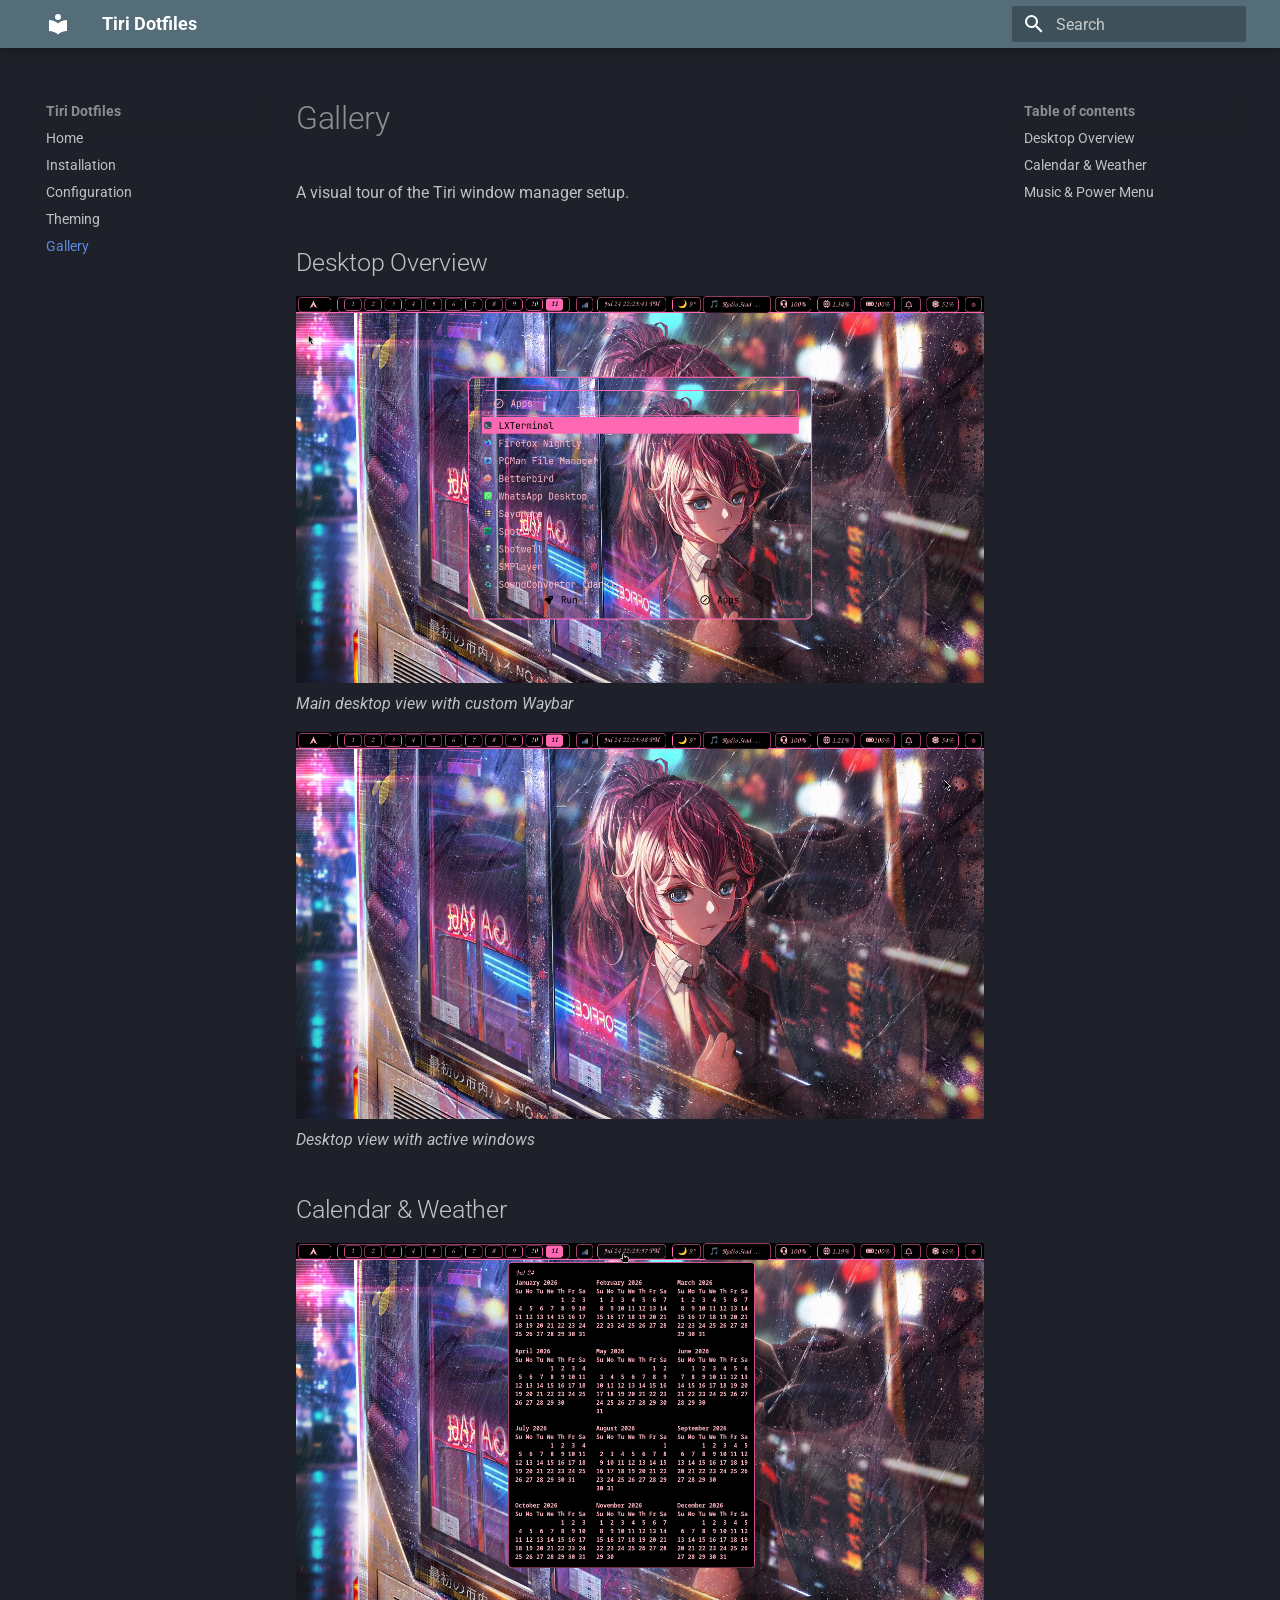
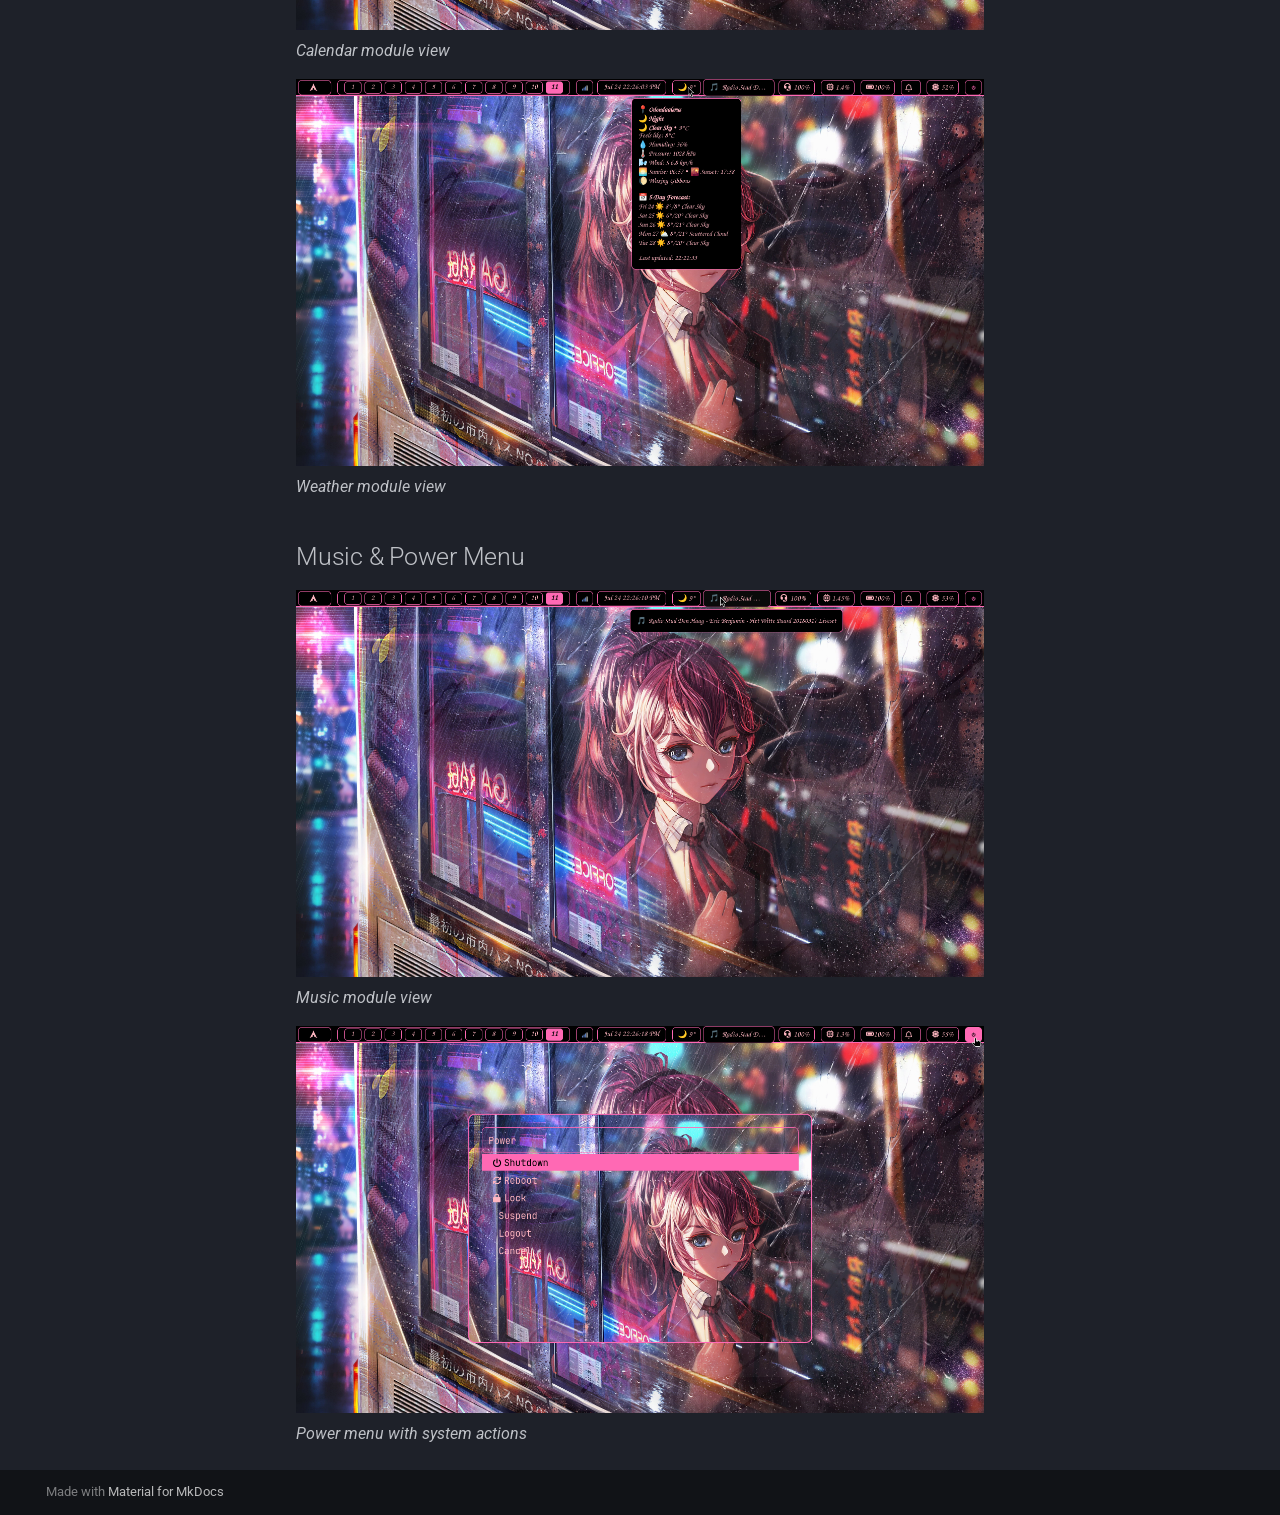
<file: site/gallery/index.html>
<!doctype html>
<html lang="en" class="no-js">
  <head>
    
      <meta charset="utf-8">
      <meta name="viewport" content="width=device-width,initial-scale=1">
      
        <meta name="description" content="A highly customized Tiri window manager configuration with Waybar and Rofi.">
      
      
      
      
        <link rel="prev" href="../configuration/">
      
      
      
        
      
      
      <link rel="icon" href="../assets/images/favicon.png">
      <meta name="generator" content="mkdocs-1.6.1, mkdocs-material-9.7.6">
    
    
      
        <title>Gallery - Tiri Dotfiles</title>
      
    
    
      <link rel="stylesheet" href="../assets/stylesheets/main.484c7ddc.min.css">
      
        
        <link rel="stylesheet" href="../assets/stylesheets/palette.ab4e12ef.min.css">
      
      


    
    
      
    
    
      
        
        
        <link rel="preconnect" href="https://fonts.gstatic.com" crossorigin>
        <link rel="stylesheet" href="https://fonts.googleapis.com/css?family=Roboto:300,300i,400,400i,700,700i%7CRoboto+Mono:400,400i,700,700i&display=fallback">
        <style>:root{--md-text-font:"Roboto";--md-code-font:"Roboto Mono"}</style>
      
    
    
    <script>__md_scope=new URL("..",location),__md_hash=e=>[...e].reduce(((e,_)=>(e<<5)-e+_.charCodeAt(0)),0),__md_get=(e,_=localStorage,t=__md_scope)=>JSON.parse(_.getItem(t.pathname+"."+e)),__md_set=(e,_,t=localStorage,a=__md_scope)=>{try{t.setItem(a.pathname+"."+e,JSON.stringify(_))}catch(e){}}</script>
    
      

    
    
  </head>
  
  
    
    
    
    
    
    <body dir="ltr" data-md-color-scheme="slate" data-md-color-primary="blue-grey" data-md-color-accent="light-blue">
  
    
    <input class="md-toggle" data-md-toggle="drawer" type="checkbox" id="__drawer" autocomplete="off">
    <input class="md-toggle" data-md-toggle="search" type="checkbox" id="__search" autocomplete="off">
    <label class="md-overlay" for="__drawer"></label>
    <div data-md-component="skip">
      
        
        <a href="#gallery" class="md-skip">
          Skip to content
        </a>
      
    </div>
    <div data-md-component="announce">
      
    </div>
    
    
      

  

<header class="md-header md-header--shadow" data-md-component="header">
  <nav class="md-header__inner md-grid" aria-label="Header">
    <a href=".." title="Tiri Dotfiles" class="md-header__button md-logo" aria-label="Tiri Dotfiles" data-md-component="logo">
      
  
  <svg xmlns="http://www.w3.org/2000/svg" viewBox="0 0 24 24"><path d="M12 8a3 3 0 0 0 3-3 3 3 0 0 0-3-3 3 3 0 0 0-3 3 3 3 0 0 0 3 3m0 3.54C9.64 9.35 6.5 8 3 8v11c3.5 0 6.64 1.35 9 3.54 2.36-2.19 5.5-3.54 9-3.54V8c-3.5 0-6.64 1.35-9 3.54"/></svg>

    </a>
    <label class="md-header__button md-icon" for="__drawer">
      
      <svg xmlns="http://www.w3.org/2000/svg" viewBox="0 0 24 24"><path d="M3 6h18v2H3zm0 5h18v2H3zm0 5h18v2H3z"/></svg>
    </label>
    <div class="md-header__title" data-md-component="header-title">
      <div class="md-header__ellipsis">
        <div class="md-header__topic">
          <span class="md-ellipsis">
            Tiri Dotfiles
          </span>
        </div>
        <div class="md-header__topic" data-md-component="header-topic">
          <span class="md-ellipsis">
            
              Gallery
            
          </span>
        </div>
      </div>
    </div>
    
      
    
    
    
    
      
      
        <label class="md-header__button md-icon" for="__search">
          
          <svg xmlns="http://www.w3.org/2000/svg" viewBox="0 0 24 24"><path d="M9.5 3A6.5 6.5 0 0 1 16 9.5c0 1.61-.59 3.09-1.56 4.23l.27.27h.79l5 5-1.5 1.5-5-5v-.79l-.27-.27A6.52 6.52 0 0 1 9.5 16 6.5 6.5 0 0 1 3 9.5 6.5 6.5 0 0 1 9.5 3m0 2C7 5 5 7 5 9.5S7 14 9.5 14 14 12 14 9.5 12 5 9.5 5"/></svg>
        </label>
        <div class="md-search" data-md-component="search" role="dialog">
  <label class="md-search__overlay" for="__search"></label>
  <div class="md-search__inner" role="search">
    <form class="md-search__form" name="search">
      <input type="text" class="md-search__input" name="query" aria-label="Search" placeholder="Search" autocapitalize="off" autocorrect="off" autocomplete="off" spellcheck="false" data-md-component="search-query" required>
      <label class="md-search__icon md-icon" for="__search">
        
        <svg xmlns="http://www.w3.org/2000/svg" viewBox="0 0 24 24"><path d="M9.5 3A6.5 6.5 0 0 1 16 9.5c0 1.61-.59 3.09-1.56 4.23l.27.27h.79l5 5-1.5 1.5-5-5v-.79l-.27-.27A6.52 6.52 0 0 1 9.5 16 6.5 6.5 0 0 1 3 9.5 6.5 6.5 0 0 1 9.5 3m0 2C7 5 5 7 5 9.5S7 14 9.5 14 14 12 14 9.5 12 5 9.5 5"/></svg>
        
        <svg xmlns="http://www.w3.org/2000/svg" viewBox="0 0 24 24"><path d="M20 11v2H8l5.5 5.5-1.42 1.42L4.16 12l7.92-7.92L13.5 5.5 8 11z"/></svg>
      </label>
      <nav class="md-search__options" aria-label="Search">
        
        <button type="reset" class="md-search__icon md-icon" title="Clear" aria-label="Clear" tabindex="-1">
          
          <svg xmlns="http://www.w3.org/2000/svg" viewBox="0 0 24 24"><path d="M19 6.41 17.59 5 12 10.59 6.41 5 5 6.41 10.59 12 5 17.59 6.41 19 12 13.41 17.59 19 19 17.59 13.41 12z"/></svg>
        </button>
      </nav>
      
    </form>
    <div class="md-search__output">
      <div class="md-search__scrollwrap" tabindex="0" data-md-scrollfix>
        <div class="md-search-result" data-md-component="search-result">
          <div class="md-search-result__meta">
            Initializing search
          </div>
          <ol class="md-search-result__list" role="presentation"></ol>
        </div>
      </div>
    </div>
  </div>
</div>
      
    
    
  </nav>
  
</header>
    
    <div class="md-container" data-md-component="container">
      
      
        
          
        
      
      <main class="md-main" data-md-component="main">
        <div class="md-main__inner md-grid">
          
            
              
              <div class="md-sidebar md-sidebar--primary" data-md-component="sidebar" data-md-type="navigation" >
                <div class="md-sidebar__scrollwrap">
                  <div class="md-sidebar__inner">
                    



<nav class="md-nav md-nav--primary" aria-label="Navigation" data-md-level="0">
  <label class="md-nav__title" for="__drawer">
    <a href=".." title="Tiri Dotfiles" class="md-nav__button md-logo" aria-label="Tiri Dotfiles" data-md-component="logo">
      
  
  <svg xmlns="http://www.w3.org/2000/svg" viewBox="0 0 24 24"><path d="M12 8a3 3 0 0 0 3-3 3 3 0 0 0-3-3 3 3 0 0 0-3 3 3 3 0 0 0 3 3m0 3.54C9.64 9.35 6.5 8 3 8v11c3.5 0 6.64 1.35 9 3.54 2.36-2.19 5.5-3.54 9-3.54V8c-3.5 0-6.64 1.35-9 3.54"/></svg>

    </a>
    Tiri Dotfiles
  </label>
  
  <ul class="md-nav__list" data-md-scrollfix>
    
      
      
  
  
  
  
    <li class="md-nav__item">
      <a href=".." class="md-nav__link">
        
  
  
  <span class="md-ellipsis">
    
  
    Home
  

    
  </span>
  
  

      </a>
    </li>
  

    
      
      
  
  
  
  
    <li class="md-nav__item">
      <a href="../installation.md" class="md-nav__link">
        
  
  
  <span class="md-ellipsis">
    
  
    Installation
  

    
  </span>
  
  

      </a>
    </li>
  

    
      
      
  
  
  
  
    <li class="md-nav__item">
      <a href="../configuration/" class="md-nav__link">
        
  
  
  <span class="md-ellipsis">
    
  
    Configuration
  

    
  </span>
  
  

      </a>
    </li>
  

    
      
      
  
  
  
  
    <li class="md-nav__item">
      <a href="../theming.md" class="md-nav__link">
        
  
  
  <span class="md-ellipsis">
    
  
    Theming
  

    
  </span>
  
  

      </a>
    </li>
  

    
      
      
  
  
    
  
  
  
    <li class="md-nav__item md-nav__item--active">
      
      <input class="md-nav__toggle md-toggle" type="checkbox" id="__toc">
      
      
        
      
      
        <label class="md-nav__link md-nav__link--active" for="__toc">
          
  
  
  <span class="md-ellipsis">
    
  
    Gallery
  

    
  </span>
  
  

          <span class="md-nav__icon md-icon"></span>
        </label>
      
      <a href="./" class="md-nav__link md-nav__link--active">
        
  
  
  <span class="md-ellipsis">
    
  
    Gallery
  

    
  </span>
  
  

      </a>
      
        

<nav class="md-nav md-nav--secondary" aria-label="Table of contents">
  
  
  
    
  
  
    <label class="md-nav__title" for="__toc">
      <span class="md-nav__icon md-icon"></span>
      Table of contents
    </label>
    <ul class="md-nav__list" data-md-component="toc" data-md-scrollfix>
      
        <li class="md-nav__item">
  <a href="#desktop-overview" class="md-nav__link">
    <span class="md-ellipsis">
      
        Desktop Overview
      
    </span>
  </a>
  
</li>
      
        <li class="md-nav__item">
  <a href="#calendar-weather" class="md-nav__link">
    <span class="md-ellipsis">
      
        Calendar &amp; Weather
      
    </span>
  </a>
  
</li>
      
        <li class="md-nav__item">
  <a href="#music-power-menu" class="md-nav__link">
    <span class="md-ellipsis">
      
        Music &amp; Power Menu
      
    </span>
  </a>
  
</li>
      
    </ul>
  
</nav>
      
    </li>
  

    
  </ul>
</nav>
                  </div>
                </div>
              </div>
            
            
              
              <div class="md-sidebar md-sidebar--secondary" data-md-component="sidebar" data-md-type="toc" >
                <div class="md-sidebar__scrollwrap">
                  <div class="md-sidebar__inner">
                    

<nav class="md-nav md-nav--secondary" aria-label="Table of contents">
  
  
  
    
  
  
    <label class="md-nav__title" for="__toc">
      <span class="md-nav__icon md-icon"></span>
      Table of contents
    </label>
    <ul class="md-nav__list" data-md-component="toc" data-md-scrollfix>
      
        <li class="md-nav__item">
  <a href="#desktop-overview" class="md-nav__link">
    <span class="md-ellipsis">
      
        Desktop Overview
      
    </span>
  </a>
  
</li>
      
        <li class="md-nav__item">
  <a href="#calendar-weather" class="md-nav__link">
    <span class="md-ellipsis">
      
        Calendar &amp; Weather
      
    </span>
  </a>
  
</li>
      
        <li class="md-nav__item">
  <a href="#music-power-menu" class="md-nav__link">
    <span class="md-ellipsis">
      
        Music &amp; Power Menu
      
    </span>
  </a>
  
</li>
      
    </ul>
  
</nav>
                  </div>
                </div>
              </div>
            
          
          
            <div class="md-content" data-md-component="content">
              
              <article class="md-content__inner md-typeset">
                
                  



<h1 id="gallery">Gallery</h1>
<p>A visual tour of the Tiri window manager setup.</p>
<h2 id="desktop-overview">Desktop Overview</h2>
<p><img alt="Desktop 1" src="../screenshot/tiri-1.png" />
<em>Main desktop view with custom Waybar</em></p>
<p><img alt="Desktop 2" src="../screenshot/tiri-2.png" />
<em>Desktop view with active windows</em></p>
<h2 id="calendar-weather">Calendar &amp; Weather</h2>
<p><img alt="Calendar" src="../screenshot/tiri-3.png" />
<em>Calendar module view</em></p>
<p><img alt="Weather" src="../screenshot/tiri-4.png" />
<em>Weather module view</em></p>
<h2 id="music-power-menu">Music &amp; Power Menu</h2>
<p><img alt="Music" src="../screenshot/tiri-5.png" />
<em>Music module view</em></p>
<p><img alt="Power Menu" src="../screenshot/tiri-6.png" />
<em>Power menu with system actions</em></p>












                
              </article>
            </div>
          
          
<script>var target=document.getElementById(location.hash.slice(1));target&&target.name&&(target.checked=target.name.startsWith("__tabbed_"))</script>
        </div>
        
      </main>
      
        <footer class="md-footer">
  
  <div class="md-footer-meta md-typeset">
    <div class="md-footer-meta__inner md-grid">
      <div class="md-copyright">
  
  
    Made with
    <a href="https://squidfunk.github.io/mkdocs-material/" target="_blank" rel="noopener">
      Material for MkDocs
    </a>
  
</div>
      
    </div>
  </div>
</footer>
      
    </div>
    <div class="md-dialog" data-md-component="dialog">
      <div class="md-dialog__inner md-typeset"></div>
    </div>
    
    
    
      
      
      <script id="__config" type="application/json">{"annotate": null, "base": "..", "features": ["navigation.instant", "navigation.tracking", "content.code.copy"], "search": "../assets/javascripts/workers/search.2c215733.min.js", "tags": null, "translations": {"clipboard.copied": "Copied to clipboard", "clipboard.copy": "Copy to clipboard", "search.result.more.one": "1 more on this page", "search.result.more.other": "# more on this page", "search.result.none": "No matching documents", "search.result.one": "1 matching document", "search.result.other": "# matching documents", "search.result.placeholder": "Type to start searching", "search.result.term.missing": "Missing", "select.version": "Select version"}, "version": null}</script>
    
    
      <script src="../assets/javascripts/bundle.79ae519e.min.js"></script>
      
    
  </body>
</html>
</file>
<file: assets/stylesheets/main.484c7ddc.min.css>
@charset "UTF-8";html{-webkit-text-size-adjust:none;-moz-text-size-adjust:none;text-size-adjust:none;box-sizing:border-box}*,:after,:before{box-sizing:inherit}@media (prefers-reduced-motion){*,:after,:before{transition:none!important}}body{margin:0}a,button,input,label{-webkit-tap-highlight-color:transparent}a{color:inherit;text-decoration:none}hr{border:0;box-sizing:initial;display:block;height:.05rem;overflow:visible;padding:0}small{font-size:80%}sub,sup{line-height:1em}img{border-style:none}table{border-collapse:initial;border-spacing:0}td,th{font-weight:400;vertical-align:top}button{background:#0000;border:0;font-family:inherit;font-size:inherit;margin:0;padding:0}input{border:0;outline:none}:root{--md-primary-fg-color:#4051b5;--md-primary-fg-color--light:#5d6cc0;--md-primary-fg-color--dark:#303fa1;--md-primary-bg-color:#fff;--md-primary-bg-color--light:#ffffffb3;--md-accent-fg-color:#526cfe;--md-accent-fg-color--transparent:#526cfe1a;--md-accent-bg-color:#fff;--md-accent-bg-color--light:#ffffffb3}[data-md-color-scheme=default]{color-scheme:light}[data-md-color-scheme=default] img[src$="#gh-dark-mode-only"],[data-md-color-scheme=default] img[src$="#only-dark"]{display:none}:root,[data-md-color-scheme=default]{--md-hue:225deg;--md-default-fg-color:#000000de;--md-default-fg-color--light:#0000008a;--md-default-fg-color--lighter:#00000052;--md-default-fg-color--lightest:#00000012;--md-default-bg-color:#fff;--md-default-bg-color--light:#ffffffb3;--md-default-bg-color--lighter:#ffffff4d;--md-default-bg-color--lightest:#ffffff1f;--md-code-fg-color:#36464e;--md-code-bg-color:#f5f5f5;--md-code-bg-color--light:#f5f5f5b3;--md-code-bg-color--lighter:#f5f5f54d;--md-code-hl-color:#4287ff;--md-code-hl-color--light:#4287ff1a;--md-code-hl-number-color:#d52a2a;--md-code-hl-special-color:#db1457;--md-code-hl-function-color:#a846b9;--md-code-hl-constant-color:#6e59d9;--md-code-hl-keyword-color:#3f6ec6;--md-code-hl-string-color:#1c7d4d;--md-code-hl-name-color:var(--md-code-fg-color);--md-code-hl-operator-color:var(--md-default-fg-color--light);--md-code-hl-punctuation-color:var(--md-default-fg-color--light);--md-code-hl-comment-color:var(--md-default-fg-color--light);--md-code-hl-generic-color:var(--md-default-fg-color--light);--md-code-hl-variable-color:var(--md-default-fg-color--light);--md-typeset-color:var(--md-default-fg-color);--md-typeset-a-color:var(--md-primary-fg-color);--md-typeset-del-color:#f5503d26;--md-typeset-ins-color:#0bd57026;--md-typeset-kbd-color:#fafafa;--md-typeset-kbd-accent-color:#fff;--md-typeset-kbd-border-color:#b8b8b8;--md-typeset-mark-color:#ffff0080;--md-typeset-table-color:#0000001f;--md-typeset-table-color--light:rgba(0,0,0,.035);--md-admonition-fg-color:var(--md-default-fg-color);--md-admonition-bg-color:var(--md-default-bg-color);--md-warning-fg-color:#000000de;--md-warning-bg-color:#ff9;--md-footer-fg-color:#fff;--md-footer-fg-color--light:#ffffffb3;--md-footer-fg-color--lighter:#ffffff73;--md-footer-bg-color:#000000de;--md-footer-bg-color--dark:#00000052;--md-shadow-z1:0 0.2rem 0.5rem #0000000d,0 0 0.05rem #0000001a;--md-shadow-z2:0 0.2rem 0.5rem #0000001a,0 0 0.05rem #00000040;--md-shadow-z3:0 0.2rem 0.5rem #0003,0 0 0.05rem #00000059}.md-icon svg{fill:currentcolor;display:block;height:1.2rem;width:1.2rem}body{-webkit-font-smoothing:antialiased;-moz-osx-font-smoothing:grayscale;--md-text-font-family:var(--md-text-font,_),-apple-system,BlinkMacSystemFont,Helvetica,Arial,sans-serif;--md-code-font-family:var(--md-code-font,_),SFMono-Regular,Consolas,Menlo,monospace}aside,body,input{font-feature-settings:"kern","liga";color:var(--md-typeset-color);font-family:var(--md-text-font-family)}code,kbd,pre{font-feature-settings:"kern";font-family:var(--md-code-font-family)}:root{--md-typeset-table-sort-icon:url('data:image/svg+xml;charset=utf-8,<svg xmlns="http://www.w3.org/2000/svg" viewBox="0 0 24 24"><path d="m18 21-4-4h3V7h-3l4-4 4 4h-3v10h3M2 19v-2h10v2M2 13v-2h7v2M2 7V5h4v2z"/></svg>');--md-typeset-table-sort-icon--asc:url('data:image/svg+xml;charset=utf-8,<svg xmlns="http://www.w3.org/2000/svg" viewBox="0 0 24 24"><path d="M19 17h3l-4 4-4-4h3V3h2M2 17h10v2H2M6 5v2H2V5m0 6h7v2H2z"/></svg>');--md-typeset-table-sort-icon--desc:url('data:image/svg+xml;charset=utf-8,<svg xmlns="http://www.w3.org/2000/svg" viewBox="0 0 24 24"><path d="M19 7h3l-4-4-4 4h3v14h2M2 17h10v2H2M6 5v2H2V5m0 6h7v2H2z"/></svg>')}.md-typeset{-webkit-print-color-adjust:exact;color-adjust:exact;font-size:.8rem;line-height:1.6;overflow-wrap:break-word}@media print{.md-typeset{font-size:.68rem}}.md-typeset blockquote,.md-typeset dl,.md-typeset figure,.md-typeset ol,.md-typeset pre,.md-typeset ul{margin-bottom:1em;margin-top:1em}.md-typeset h1{color:var(--md-default-fg-color--light);font-size:2em;line-height:1.3;margin:0 0 1.25em}.md-typeset h1,.md-typeset h2{font-weight:300;letter-spacing:-.01em}.md-typeset h2{font-size:1.5625em;line-height:1.4;margin:1.6em 0 .64em}.md-typeset h3{font-size:1.25em;font-weight:400;letter-spacing:-.01em;line-height:1.5;margin:1.6em 0 .8em}.md-typeset h2+h3{margin-top:.8em}.md-typeset h4{font-weight:700;letter-spacing:-.01em;margin:1em 0}.md-typeset h5,.md-typeset h6{color:var(--md-default-fg-color--light);font-size:.8em;font-weight:700;letter-spacing:-.01em;margin:1.25em 0}.md-typeset h5{text-transform:uppercase}.md-typeset h5 code{text-transform:none}.md-typeset hr{border-bottom:.05rem solid var(--md-default-fg-color--lightest);display:flow-root;margin:1.5em 0}.md-typeset a{color:var(--md-typeset-a-color);word-break:break-word}.md-typeset a,.md-typeset a:before{transition:color 125ms}.md-typeset a:focus,.md-typeset a:hover{color:var(--md-accent-fg-color)}.md-typeset a:focus code,.md-typeset a:hover code{background-color:var(--md-accent-fg-color--transparent);color:var(--md-accent-fg-color)}.md-typeset a code{color:var(--md-typeset-a-color)}.md-typeset a.focus-visible{outline-color:var(--md-accent-fg-color);outline-offset:.2rem}.md-typeset code,.md-typeset kbd,.md-typeset pre{color:var(--md-code-fg-color);direction:ltr;font-variant-ligatures:none;transition:background-color 125ms}@media print{.md-typeset code,.md-typeset kbd,.md-typeset pre{white-space:pre-wrap}}.md-typeset code{background-color:var(--md-code-bg-color);border-radius:.1rem;-webkit-box-decoration-break:clone;box-decoration-break:clone;font-size:.85em;padding:0 .2941176471em;transition:color 125ms,background-color 125ms;word-break:break-word}.md-typeset code:not(.focus-visible){-webkit-tap-highlight-color:transparent;outline:none}.md-typeset pre{display:flow-root;line-height:1.4;position:relative}.md-typeset pre>code{-webkit-box-decoration-break:slice;box-decoration-break:slice;box-shadow:none;display:block;margin:0;outline-color:var(--md-accent-fg-color);overflow:auto;padding:.7720588235em 1.1764705882em;scrollbar-color:var(--md-default-fg-color--lighter) #0000;scrollbar-width:thin;touch-action:auto;word-break:normal}.md-typeset pre>code:hover{scrollbar-color:var(--md-accent-fg-color) #0000}.md-typeset pre>code::-webkit-scrollbar{height:.2rem;width:.2rem}.md-typeset pre>code::-webkit-scrollbar-thumb{background-color:var(--md-default-fg-color--lighter)}.md-typeset pre>code::-webkit-scrollbar-thumb:hover{background-color:var(--md-accent-fg-color)}.md-typeset kbd{background-color:var(--md-typeset-kbd-color);border-radius:.1rem;box-shadow:0 .1rem 0 .05rem var(--md-typeset-kbd-border-color),0 .1rem 0 var(--md-typeset-kbd-border-color),0 -.1rem .2rem var(--md-typeset-kbd-accent-color) inset;color:var(--md-default-fg-color);display:inline-block;font-size:.75em;padding:0 .6666666667em;vertical-align:text-top;word-break:break-word}.md-typeset mark{background-color:var(--md-typeset-mark-color);-webkit-box-decoration-break:clone;box-decoration-break:clone;color:inherit;word-break:break-word}.md-typeset abbr{cursor:help;text-decoration:none}.md-typeset [data-preview],.md-typeset abbr{border-bottom:.05rem dotted var(--md-default-fg-color--light)}.md-typeset small{opacity:.75}[dir=ltr] .md-typeset sub,[dir=ltr] .md-typeset sup{margin-left:.078125em}[dir=rtl] .md-typeset sub,[dir=rtl] .md-typeset sup{margin-right:.078125em}[dir=ltr] .md-typeset blockquote{padding-left:.6rem}[dir=rtl] .md-typeset blockquote{padding-right:.6rem}[dir=ltr] .md-typeset blockquote{border-left:.2rem solid var(--md-default-fg-color--lighter)}[dir=rtl] .md-typeset blockquote{border-right:.2rem solid var(--md-default-fg-color--lighter)}.md-typeset blockquote{color:var(--md-default-fg-color--light);margin-left:0;margin-right:0}.md-typeset ul{list-style-type:disc}.md-typeset ul[type]{list-style-type:revert-layer}[dir=ltr] .md-typeset ol,[dir=ltr] .md-typeset ul{margin-left:.625em}[dir=rtl] .md-typeset ol,[dir=rtl] .md-typeset ul{margin-right:.625em}.md-typeset ol,.md-typeset ul{padding:0}.md-typeset ol:not([hidden]),.md-typeset ul:not([hidden]){display:flow-root}.md-typeset ol ol,.md-typeset ul ol{list-style-type:lower-alpha}.md-typeset ol ol ol,.md-typeset ul ol ol{list-style-type:lower-roman}.md-typeset ol ol ol ol,.md-typeset ul ol ol ol{list-style-type:upper-alpha}.md-typeset ol ol ol ol ol,.md-typeset ul ol ol ol ol{list-style-type:upper-roman}.md-typeset ol[type],.md-typeset ul[type]{list-style-type:revert-layer}[dir=ltr] .md-typeset ol li,[dir=ltr] .md-typeset ul li{margin-left:1.25em}[dir=rtl] .md-typeset ol li,[dir=rtl] .md-typeset ul li{margin-right:1.25em}.md-typeset ol li,.md-typeset ul li{margin-bottom:.5em}.md-typeset ol li blockquote,.md-typeset ol li p,.md-typeset ul li blockquote,.md-typeset ul li p{margin:.5em 0}.md-typeset ol li:last-child,.md-typeset ul li:last-child{margin-bottom:0}[dir=ltr] .md-typeset ol li ol,[dir=ltr] .md-typeset ol li ul,[dir=ltr] .md-typeset ul li ol,[dir=ltr] .md-typeset ul li ul{margin-left:.625em}[dir=rtl] .md-typeset ol li ol,[dir=rtl] .md-typeset ol li ul,[dir=rtl] .md-typeset ul li ol,[dir=rtl] .md-typeset ul li ul{margin-right:.625em}.md-typeset ol li ol,.md-typeset ol li ul,.md-typeset ul li ol,.md-typeset ul li ul{margin-bottom:.5em;margin-top:.5em}[dir=ltr] .md-typeset dd{margin-left:1.875em}[dir=rtl] .md-typeset dd{margin-right:1.875em}.md-typeset dd{margin-bottom:1.5em;margin-top:1em}.md-typeset img,.md-typeset svg,.md-typeset video{height:auto;max-width:100%}.md-typeset img[align=left]{margin:1em 1em 1em 0}.md-typeset img[align=right]{margin:1em 0 1em 1em}.md-typeset img[align]:only-child{margin-top:0}.md-typeset figure{display:flow-root;margin:1em auto;max-width:100%;text-align:center;width:fit-content}.md-typeset figure img{display:block;margin:0 auto}.md-typeset figcaption{font-style:italic;margin:1em auto;max-width:24rem}.md-typeset iframe{max-width:100%}.md-typeset table:not([class]){background-color:var(--md-default-bg-color);border:.05rem solid var(--md-typeset-table-color);border-radius:.1rem;display:inline-block;font-size:.64rem;max-width:100%;overflow:auto;touch-action:auto}@media print{.md-typeset table:not([class]){display:table}}.md-typeset table:not([class])+*{margin-top:1.5em}.md-typeset table:not([class]) td>:first-child,.md-typeset table:not([class]) th>:first-child{margin-top:0}.md-typeset table:not([class]) td>:last-child,.md-typeset table:not([class]) th>:last-child{margin-bottom:0}.md-typeset table:not([class]) td:not([align]),.md-typeset table:not([class]) th:not([align]){text-align:left}[dir=rtl] .md-typeset table:not([class]) td:not([align]),[dir=rtl] .md-typeset table:not([class]) th:not([align]){text-align:right}.md-typeset table:not([class]) th{font-weight:700;min-width:5rem;padding:.9375em 1.25em;vertical-align:top}.md-typeset table:not([class]) td{border-top:.05rem solid var(--md-typeset-table-color);padding:.9375em 1.25em;vertical-align:top}.md-typeset table:not([class]) tbody tr{transition:background-color 125ms}.md-typeset table:not([class]) tbody tr:hover{background-color:var(--md-typeset-table-color--light);box-shadow:0 .05rem 0 var(--md-default-bg-color) inset}.md-typeset table:not([class]) a{word-break:normal}.md-typeset table th[role=columnheader]{cursor:pointer}[dir=ltr] .md-typeset table th[role=columnheader]:after{margin-left:.5em}[dir=rtl] .md-typeset table th[role=columnheader]:after{margin-right:.5em}.md-typeset table th[role=columnheader]:after{content:"";display:inline-block;height:1.2em;-webkit-mask-image:var(--md-typeset-table-sort-icon);mask-image:var(--md-typeset-table-sort-icon);-webkit-mask-repeat:no-repeat;mask-repeat:no-repeat;-webkit-mask-size:contain;mask-size:contain;transition:background-color 125ms;vertical-align:text-bottom;width:1.2em}.md-typeset table th[role=columnheader]:hover:after{background-color:var(--md-default-fg-color--lighter)}.md-typeset table th[role=columnheader][aria-sort=ascending]:after{background-color:var(--md-default-fg-color--light);-webkit-mask-image:var(--md-typeset-table-sort-icon--asc);mask-image:var(--md-typeset-table-sort-icon--asc)}.md-typeset table th[role=columnheader][aria-sort=descending]:after{background-color:var(--md-default-fg-color--light);-webkit-mask-image:var(--md-typeset-table-sort-icon--desc);mask-image:var(--md-typeset-table-sort-icon--desc)}.md-typeset__scrollwrap{margin:1em -.8rem;overflow-x:auto;touch-action:auto}.md-typeset__table{display:inline-block;margin-bottom:.5em;padding:0 .8rem}@media print{.md-typeset__table{display:block}}html .md-typeset__table table{display:table;margin:0;overflow:hidden;width:100%}@media screen and (max-width:44.984375em){.md-content__inner>pre{margin:1em -.8rem}.md-content__inner>pre code{border-radius:0}}.md-typeset .md-author{border-radius:100%;display:block;flex-shrink:0;height:1.6rem;overflow:hidden;position:relative;transition:color 125ms,transform 125ms;width:1.6rem}.md-typeset .md-author img{display:block}.md-typeset .md-author--more{background:var(--md-default-fg-color--lightest);color:var(--md-default-fg-color--lighter);font-size:.6rem;font-weight:700;line-height:1.6rem;text-align:center}.md-typeset .md-author--long{height:2.4rem;width:2.4rem}.md-typeset a.md-author{transform:scale(1)}.md-typeset a.md-author img{border-radius:100%;filter:grayscale(100%) opacity(75%);transition:filter 125ms}.md-typeset a.md-author:focus,.md-typeset a.md-author:hover{transform:scale(1.1);z-index:1}.md-typeset a.md-author:focus img,.md-typeset a.md-author:hover img{filter:grayscale(0)}.md-banner{background-color:var(--md-footer-bg-color);color:var(--md-footer-fg-color);overflow:auto}@media print{.md-banner{display:none}}.md-banner--warning{background-color:var(--md-warning-bg-color);color:var(--md-warning-fg-color)}.md-banner__inner{font-size:.7rem;margin:.6rem auto;padding:0 .8rem}[dir=ltr] .md-banner__button{float:right}[dir=rtl] .md-banner__button{float:left}.md-banner__button{color:inherit;cursor:pointer;transition:opacity .25s}.no-js .md-banner__button{display:none}.md-banner__button:hover{opacity:.7}html{font-size:125%;height:100%;overflow-x:hidden}@media screen and (min-width:100em){html{font-size:137.5%}}@media screen and (min-width:125em){html{font-size:150%}}body{background-color:var(--md-default-bg-color);display:flex;flex-direction:column;font-size:.5rem;min-height:100%;position:relative;width:100%}@media print{body{display:block}}@media screen and (max-width:59.984375em){body[data-md-scrolllock]{position:fixed}}.md-grid{margin-left:auto;margin-right:auto;max-width:61rem}.md-container{display:flex;flex-direction:column;flex-grow:1}@media print{.md-container{display:block}}.md-main{flex-grow:1}.md-main__inner{display:flex;height:100%;margin-top:1.5rem}.md-ellipsis{overflow:hidden;text-overflow:ellipsis}.md-toggle{display:none}.md-option{height:0;opacity:0;position:absolute;width:0}.md-option:checked+label:not([hidden]){display:block}.md-option.focus-visible+label{outline-color:var(--md-accent-fg-color);outline-style:auto}.md-skip{background-color:var(--md-default-fg-color);border-radius:.1rem;color:var(--md-default-bg-color);font-size:.64rem;margin:.5rem;opacity:0;outline-color:var(--md-accent-fg-color);padding:.3rem .5rem;position:fixed;transform:translateY(.4rem);z-index:-1}.md-skip:focus{opacity:1;transform:translateY(0);transition:transform .25s cubic-bezier(.4,0,.2,1),opacity 175ms 75ms;z-index:10}@page{margin:25mm}:root{--md-clipboard-icon:url('data:image/svg+xml;charset=utf-8,<svg xmlns="http://www.w3.org/2000/svg" viewBox="0 0 24 24"><path d="M19 21H8V7h11m0-2H8a2 2 0 0 0-2 2v14a2 2 0 0 0 2 2h11a2 2 0 0 0 2-2V7a2 2 0 0 0-2-2m-3-4H4a2 2 0 0 0-2 2v14h2V3h12z"/></svg>')}.md-clipboard{border-radius:.1rem;color:var(--md-default-fg-color--lightest);cursor:pointer;height:1.5em;outline-color:var(--md-accent-fg-color);outline-offset:.1rem;transition:color .25s;width:1.5em;z-index:1}@media print{.md-clipboard{display:none}}.md-clipboard:not(.focus-visible){-webkit-tap-highlight-color:transparent;outline:none}:hover>.md-clipboard{color:var(--md-default-fg-color--light)}.md-clipboard:focus,.md-clipboard:hover{color:var(--md-accent-fg-color)}.md-clipboard:after{background-color:currentcolor;content:"";display:block;height:1.125em;margin:0 auto;-webkit-mask-image:var(--md-clipboard-icon);mask-image:var(--md-clipboard-icon);-webkit-mask-position:center;mask-position:center;-webkit-mask-repeat:no-repeat;mask-repeat:no-repeat;-webkit-mask-size:contain;mask-size:contain;width:1.125em}.md-clipboard--inline{cursor:pointer}.md-clipboard--inline code{transition:color .25s,background-color .25s}.md-clipboard--inline:focus code,.md-clipboard--inline:hover code{background-color:var(--md-accent-fg-color--transparent);color:var(--md-accent-fg-color)}:root{--md-code-select-icon:url('data:image/svg+xml;charset=utf-8,<svg xmlns="http://www.w3.org/2000/svg" viewBox="0 0 24 24"><path d="M19 19h-4v2h4c1.1 0 2-.9 2-2v-4h-2m0-12h-4v2h4v4h2V5c0-1.1-.9-2-2-2M5 5h4V3H5c-1.1 0-2 .9-2 2v4h2m0 6H3v4c0 1.1.9 2 2 2h4v-2H5zm2-4h2v2H7zm4 0h2v2h-2zm4 0h2v2h-2zM7 7h2v2H7zm4 0h2v2h-2zm4 0h2v2h-2zm-8 8h2v2H7zm4 0h2v2h-2zm4 0h2v2h-2z"/></svg>');--md-code-copy-icon:url('data:image/svg+xml;charset=utf-8,<svg xmlns="http://www.w3.org/2000/svg" viewBox="0 0 24 24"><path d="M19 21H8V7h11m0-2H8a2 2 0 0 0-2 2v14a2 2 0 0 0 2 2h11a2 2 0 0 0 2-2V7a2 2 0 0 0-2-2m-3-4H4a2 2 0 0 0-2 2v14h2V3h12z"/></svg>')}.md-typeset .md-code__content{display:grid}.md-code__nav{background-color:var(--md-code-bg-color--lighter);border-radius:.1rem;display:flex;gap:.2rem;padding:.2rem;position:absolute;right:.25em;top:.25em;transition:background-color .25s;z-index:1}:hover>.md-code__nav{background-color:var(--md-code-bg-color--light)}.md-code__button{color:var(--md-default-fg-color--lightest);cursor:pointer;display:block;height:1.5em;outline-color:var(--md-accent-fg-color);outline-offset:.1rem;transition:color .25s;width:1.5em}:hover>*>.md-code__button{color:var(--md-default-fg-color--light)}.md-code__button.focus-visible,.md-code__button:hover{color:var(--md-accent-fg-color)}.md-code__button--active{color:var(--md-default-fg-color)!important}.md-code__button:after{background-color:currentcolor;content:"";display:block;height:1.125em;margin:0 auto;-webkit-mask-position:center;mask-position:center;-webkit-mask-repeat:no-repeat;mask-repeat:no-repeat;-webkit-mask-size:contain;mask-size:contain;width:1.125em}.md-code__button[data-md-type=select]:after{-webkit-mask-image:var(--md-code-select-icon);mask-image:var(--md-code-select-icon)}.md-code__button[data-md-type=copy]:after{-webkit-mask-image:var(--md-code-copy-icon);mask-image:var(--md-code-copy-icon)}@keyframes consent{0%{opacity:0;transform:translateY(100%)}to{opacity:1;transform:translateY(0)}}@keyframes overlay{0%{opacity:0}to{opacity:1}}.md-consent__overlay{animation:overlay .25s both;-webkit-backdrop-filter:blur(.1rem);backdrop-filter:blur(.1rem);background-color:#0000008a;height:100%;opacity:1;position:fixed;top:0;width:100%;z-index:5}.md-consent__inner{animation:consent .5s cubic-bezier(.1,.7,.1,1) both;background-color:var(--md-default-bg-color);border:0;border-radius:.1rem;bottom:0;box-shadow:0 0 .2rem #0000001a,0 .2rem .4rem #0003;max-height:100%;overflow:auto;padding:0;position:fixed;width:100%;z-index:5}.md-consent__form{padding:.8rem}.md-consent__settings{display:none;margin:1em 0}input:checked+.md-consent__settings{display:block}.md-consent__controls{margin-bottom:.8rem}.md-typeset .md-consent__controls .md-button{display:inline}@media screen and (max-width:44.984375em){.md-typeset .md-consent__controls .md-button{display:block;margin-top:.4rem;text-align:center;width:100%}}.md-consent label{cursor:pointer}.md-content{flex-grow:1;min-width:0}.md-content__inner{margin:0 .8rem 1.2rem;padding-top:.6rem}@media screen and (min-width:76.25em){[dir=ltr] .md-sidebar--primary:not([hidden])~.md-content>.md-content__inner{margin-left:1.2rem}[dir=ltr] .md-sidebar--secondary:not([hidden])~.md-content>.md-content__inner,[dir=rtl] .md-sidebar--primary:not([hidden])~.md-content>.md-content__inner{margin-right:1.2rem}[dir=rtl] .md-sidebar--secondary:not([hidden])~.md-content>.md-content__inner{margin-left:1.2rem}}.md-content__inner:before{content:"";display:block;height:.4rem}.md-content__inner>:last-child{margin-bottom:0}[dir=ltr] .md-content__button{float:right}[dir=rtl] .md-content__button{float:left}[dir=ltr] .md-content__button{margin-left:.4rem}[dir=rtl] .md-content__button{margin-right:.4rem}.md-content__button{margin:.4rem 0;padding:0}@media print{.md-content__button{display:none}}.md-typeset .md-content__button{color:var(--md-default-fg-color--lighter)}.md-content__button svg{display:inline;vertical-align:top}[dir=rtl] .md-content__button svg{transform:scaleX(-1)}[dir=ltr] .md-dialog{right:.8rem}[dir=rtl] .md-dialog{left:.8rem}.md-dialog{background-color:var(--md-default-fg-color);border-radius:.1rem;bottom:.8rem;box-shadow:var(--md-shadow-z3);min-width:11.1rem;opacity:0;padding:.4rem .6rem;pointer-events:none;position:fixed;transform:translateY(100%);transition:transform 0ms .4s,opacity .4s;z-index:4}@media print{.md-dialog{display:none}}.md-dialog--active{opacity:1;pointer-events:auto;transform:translateY(0);transition:transform .4s cubic-bezier(.075,.85,.175,1),opacity .4s}.md-dialog__inner{color:var(--md-default-bg-color);font-size:.7rem}.md-feedback{margin:2em 0 1em;text-align:center}.md-feedback fieldset{border:none;margin:0;padding:0}.md-feedback__title{font-weight:700;margin:1em auto}.md-feedback__inner{position:relative}.md-feedback__list{display:flex;flex-wrap:wrap;place-content:baseline center;position:relative}.md-feedback__list:hover .md-icon:not(:disabled){color:var(--md-default-fg-color--lighter)}:disabled .md-feedback__list{min-height:1.8rem}.md-feedback__icon{color:var(--md-default-fg-color--light);cursor:pointer;flex-shrink:0;margin:0 .1rem;transition:color 125ms}.md-feedback__icon:not(:disabled).md-icon:hover{color:var(--md-accent-fg-color)}.md-feedback__icon:disabled{color:var(--md-default-fg-color--lightest);pointer-events:none}.md-feedback__note{opacity:0;position:relative;transform:translateY(.4rem);transition:transform .4s cubic-bezier(.1,.7,.1,1),opacity .15s}.md-feedback__note>*{margin:0 auto;max-width:16rem}:disabled .md-feedback__note{opacity:1;transform:translateY(0)}@media print{.md-feedback{display:none}}.md-footer{background-color:var(--md-footer-bg-color);color:var(--md-footer-fg-color)}@media print{.md-footer{display:none}}.md-footer__inner{justify-content:space-between;overflow:auto;padding:.2rem}.md-footer__inner:not([hidden]){display:flex}.md-footer__link{align-items:end;display:flex;flex-grow:0.01;margin-bottom:.4rem;margin-top:1rem;max-width:100%;outline-color:var(--md-accent-fg-color);overflow:hidden;transition:opacity .25s}.md-footer__link:focus,.md-footer__link:hover{opacity:.7}[dir=rtl] .md-footer__link svg{transform:scaleX(-1)}@media screen and (max-width:44.984375em){.md-footer__link--prev{flex-shrink:0}.md-footer__link--prev .md-footer__title{display:none}}[dir=ltr] .md-footer__link--next{margin-left:auto}[dir=rtl] .md-footer__link--next{margin-right:auto}.md-footer__link--next{text-align:right}[dir=rtl] .md-footer__link--next{text-align:left}.md-footer__title{flex-grow:1;font-size:.9rem;margin-bottom:.7rem;max-width:calc(100% - 2.4rem);padding:0 1rem;white-space:nowrap}.md-footer__button{margin:.2rem;padding:.4rem}.md-footer__direction{font-size:.64rem;opacity:.7}.md-footer-meta{background-color:var(--md-footer-bg-color--dark)}.md-footer-meta__inner{display:flex;flex-wrap:wrap;justify-content:space-between;padding:.2rem}html .md-footer-meta.md-typeset a{color:var(--md-footer-fg-color--light)}html .md-footer-meta.md-typeset a:focus,html .md-footer-meta.md-typeset a:hover{color:var(--md-footer-fg-color)}.md-copyright{color:var(--md-footer-fg-color--lighter);font-size:.64rem;margin:auto .6rem;padding:.4rem 0;width:100%}@media screen and (min-width:45em){.md-copyright{width:auto}}.md-copyright__highlight{color:var(--md-footer-fg-color--light)}.md-social{display:inline-flex;gap:.2rem;margin:0 .4rem;padding:.2rem 0 .6rem}@media screen and (min-width:45em){.md-social{padding:.6rem 0}}.md-social__link{display:inline-block;height:1.6rem;text-align:center;width:1.6rem}.md-social__link:before{line-height:1.9}.md-social__link svg{fill:currentcolor;max-height:.8rem;vertical-align:-25%}.md-typeset .md-button{border:.1rem solid;border-radius:.1rem;color:var(--md-primary-fg-color);cursor:pointer;display:inline-block;font-weight:700;padding:.625em 2em;transition:color 125ms,background-color 125ms,border-color 125ms}.md-typeset .md-button--primary{background-color:var(--md-primary-fg-color);border-color:var(--md-primary-fg-color);color:var(--md-primary-bg-color)}.md-typeset .md-button:focus,.md-typeset .md-button:hover{background-color:var(--md-accent-fg-color);border-color:var(--md-accent-fg-color);color:var(--md-accent-bg-color)}[dir=ltr] .md-typeset .md-input{border-top-left-radius:.1rem}[dir=ltr] .md-typeset .md-input,[dir=rtl] .md-typeset .md-input{border-top-right-radius:.1rem}[dir=rtl] .md-typeset .md-input{border-top-left-radius:.1rem}.md-typeset .md-input{border-bottom:.1rem solid var(--md-default-fg-color--lighter);box-shadow:var(--md-shadow-z1);font-size:.8rem;height:1.8rem;padding:0 .6rem;transition:border .25s,box-shadow .25s}.md-typeset .md-input:focus,.md-typeset .md-input:hover{border-bottom-color:var(--md-accent-fg-color);box-shadow:var(--md-shadow-z2)}.md-typeset .md-input--stretch{width:100%}.md-header{background-color:var(--md-primary-fg-color);box-shadow:0 0 .2rem #0000,0 .2rem .4rem #0000;color:var(--md-primary-bg-color);display:block;left:0;position:sticky;right:0;top:0;z-index:4}@media print{.md-header{display:none}}.md-header[hidden]{transform:translateY(-100%);transition:transform .25s cubic-bezier(.8,0,.6,1),box-shadow .25s}.md-header--shadow{box-shadow:0 0 .2rem #0000001a,0 .2rem .4rem #0003;transition:transform .25s cubic-bezier(.1,.7,.1,1),box-shadow .25s}.md-header__inner{align-items:center;display:flex;padding:0 .2rem}.md-header__button{color:currentcolor;cursor:pointer;margin:.2rem;outline-color:var(--md-accent-fg-color);padding:.4rem;position:relative;transition:opacity .25s;vertical-align:middle;z-index:1}.md-header__button:hover{opacity:.7}.md-header__button:not([hidden]){display:inline-block}.md-header__button:not(.focus-visible){-webkit-tap-highlight-color:transparent;outline:none}.md-header__button.md-logo{margin:.2rem;padding:.4rem}@media screen and (max-width:76.234375em){.md-header__button.md-logo{display:none}}.md-header__button.md-logo img,.md-header__button.md-logo svg{fill:currentcolor;display:block;height:1.2rem;width:auto}@media screen and (min-width:60em){.md-header__button[for=__search]{display:none}}.no-js .md-header__button[for=__search]{display:none}[dir=rtl] .md-header__button[for=__search] svg{transform:scaleX(-1)}@media screen and (min-width:76.25em){.md-header__button[for=__drawer]{display:none}}.md-header__topic{display:flex;max-width:100%;position:absolute;transition:transform .4s cubic-bezier(.1,.7,.1,1),opacity .15s;white-space:nowrap}.md-header__topic+.md-header__topic{opacity:0;pointer-events:none;transform:translateX(1.25rem);transition:transform .4s cubic-bezier(1,.7,.1,.1),opacity .15s;z-index:-1}[dir=rtl] .md-header__topic+.md-header__topic{transform:translateX(-1.25rem)}.md-header__topic:first-child{font-weight:700}[dir=ltr] .md-header__title{margin-left:1rem;margin-right:.4rem}[dir=rtl] .md-header__title{margin-left:.4rem;margin-right:1rem}.md-header__title{flex-grow:1;font-size:.9rem;height:2.4rem;line-height:2.4rem}.md-header__title--active .md-header__topic{opacity:0;pointer-events:none;transform:translateX(-1.25rem);transition:transform .4s cubic-bezier(1,.7,.1,.1),opacity .15s;z-index:-1}[dir=rtl] .md-header__title--active .md-header__topic{transform:translateX(1.25rem)}.md-header__title--active .md-header__topic+.md-header__topic{opacity:1;pointer-events:auto;transform:translateX(0);transition:transform .4s cubic-bezier(.1,.7,.1,1),opacity .15s;z-index:0}.md-header__title>.md-header__ellipsis{height:100%;position:relative;width:100%}.md-header__option{display:flex;flex-shrink:0;max-width:100%;transition:max-width 0ms .25s,opacity .25s .25s;white-space:nowrap}[data-md-toggle=search]:checked~.md-header .md-header__option{max-width:0;opacity:0;transition:max-width 0ms,opacity 0ms}.md-header__option>input{bottom:0}.md-header__source{display:none}@media screen and (min-width:60em){[dir=ltr] .md-header__source{margin-left:1rem}[dir=rtl] .md-header__source{margin-right:1rem}.md-header__source{display:block;max-width:11.7rem;width:11.7rem}}@media screen and (min-width:76.25em){[dir=ltr] .md-header__source{margin-left:1.4rem}[dir=rtl] .md-header__source{margin-right:1.4rem}}.md-meta{color:var(--md-default-fg-color--light);font-size:.7rem;line-height:1.3}.md-meta__list{display:inline-flex;flex-wrap:wrap;list-style:none;margin:0;padding:0}.md-meta__item:not(:last-child):after{content:"·";margin-left:.2rem;margin-right:.2rem}.md-meta__link{color:var(--md-typeset-a-color)}.md-meta__link:focus,.md-meta__link:hover{color:var(--md-accent-fg-color)}.md-draft{background-color:#ff1744;border-radius:.125em;color:#fff;display:inline-block;font-weight:700;padding-left:.5714285714em;padding-right:.5714285714em}:root{--md-nav-icon--prev:url('data:image/svg+xml;charset=utf-8,<svg xmlns="http://www.w3.org/2000/svg" viewBox="0 0 24 24"><path d="M20 11v2H8l5.5 5.5-1.42 1.42L4.16 12l7.92-7.92L13.5 5.5 8 11z"/></svg>');--md-nav-icon--next:url('data:image/svg+xml;charset=utf-8,<svg xmlns="http://www.w3.org/2000/svg" viewBox="0 0 24 24"><path d="M8.59 16.58 13.17 12 8.59 7.41 10 6l6 6-6 6z"/></svg>');--md-toc-icon:url('data:image/svg+xml;charset=utf-8,<svg xmlns="http://www.w3.org/2000/svg" viewBox="0 0 24 24"><path d="M3 9h14V7H3zm0 4h14v-2H3zm0 4h14v-2H3zm16 0h2v-2h-2zm0-10v2h2V7zm0 6h2v-2h-2z"/></svg>')}.md-nav{font-size:.7rem;line-height:1.3}.md-nav__title{color:var(--md-default-fg-color--light);display:block;font-weight:700;overflow:hidden;padding:0 .6rem;text-overflow:ellipsis}.md-nav__title .md-nav__button{display:none}.md-nav__title .md-nav__button img{height:100%;width:auto}.md-nav__title .md-nav__button.md-logo img,.md-nav__title .md-nav__button.md-logo svg{fill:currentcolor;display:block;height:2.4rem;max-width:100%;object-fit:contain;width:auto}.md-nav__list{list-style:none;margin:0;padding:0}.md-nav__link{align-items:flex-start;display:flex;gap:.4rem;margin-top:.625em;scroll-snap-align:start;transition:color 125ms}.md-nav__link--passed,.md-nav__link--passed code{color:var(--md-default-fg-color--light)}.md-nav__item .md-nav__link--active,.md-nav__item .md-nav__link--active code{color:var(--md-typeset-a-color)}.md-nav__link .md-ellipsis{position:relative}.md-nav__link .md-ellipsis code{word-break:normal}[dir=ltr] .md-nav__link .md-icon:last-child{margin-left:auto}[dir=rtl] .md-nav__link .md-icon:last-child{margin-right:auto}.md-nav__link .md-typeset{font-size:.7rem;line-height:1.3}.md-nav__link svg{fill:currentcolor;flex-shrink:0;height:1.3em;position:relative}.md-nav__link[for]:focus,.md-nav__link[for]:hover,.md-nav__link[href]:focus,.md-nav__link[href]:hover{color:var(--md-accent-fg-color);cursor:pointer}.md-nav__link[for]:focus code,.md-nav__link[for]:hover code,.md-nav__link[href]:focus code,.md-nav__link[href]:hover code{background-color:var(--md-accent-fg-color--transparent);color:var(--md-accent-fg-color)}.md-nav__link.focus-visible{outline-color:var(--md-accent-fg-color);outline-offset:.2rem}.md-nav--primary .md-nav__link[for=__toc]{display:none}.md-nav--primary .md-nav__link[for=__toc] .md-icon:after{background-color:currentcolor;display:block;height:100%;-webkit-mask-image:var(--md-toc-icon);mask-image:var(--md-toc-icon);width:100%}.md-nav--primary .md-nav__link[for=__toc]~.md-nav{display:none}.md-nav__container>.md-nav__link{margin-top:0}.md-nav__container>.md-nav__link:first-child{flex-grow:1;min-width:0}.md-nav__icon{flex-shrink:0}.md-nav__source{display:none}@media screen and (max-width:76.234375em){.md-nav--primary,.md-nav--primary .md-nav{background-color:var(--md-default-bg-color);display:flex;flex-direction:column;height:100%;left:0;position:absolute;right:0;top:0;z-index:1}.md-nav--primary .md-nav__item,.md-nav--primary .md-nav__title{font-size:.8rem;line-height:1.5}.md-nav--primary .md-nav__title{background-color:var(--md-default-fg-color--lightest);color:var(--md-default-fg-color--light);cursor:pointer;height:5.6rem;line-height:2.4rem;padding:3rem .8rem .2rem;position:relative;white-space:nowrap}[dir=ltr] .md-nav--primary .md-nav__title .md-nav__icon{left:.4rem}[dir=rtl] .md-nav--primary .md-nav__title .md-nav__icon{right:.4rem}.md-nav--primary .md-nav__title .md-nav__icon{display:block;height:1.2rem;margin:.2rem;position:absolute;top:.4rem;width:1.2rem}.md-nav--primary .md-nav__title .md-nav__icon:after{background-color:currentcolor;content:"";display:block;height:100%;-webkit-mask-image:var(--md-nav-icon--prev);mask-image:var(--md-nav-icon--prev);-webkit-mask-position:center;mask-position:center;-webkit-mask-repeat:no-repeat;mask-repeat:no-repeat;-webkit-mask-size:contain;mask-size:contain;width:100%}.md-nav--primary .md-nav__title~.md-nav__list{background-color:var(--md-default-bg-color);box-shadow:0 .05rem 0 var(--md-default-fg-color--lightest) inset;overflow-y:auto;scroll-snap-type:y mandatory;touch-action:pan-y}.md-nav--primary .md-nav__title~.md-nav__list>:first-child{border-top:0}.md-nav--primary .md-nav__title[for=__drawer]{background-color:var(--md-primary-fg-color);color:var(--md-primary-bg-color);font-weight:700}.md-nav--primary .md-nav__title .md-logo{display:block;left:.2rem;margin:.2rem;padding:.4rem;position:absolute;right:.2rem;top:.2rem}.md-nav--primary .md-nav__list{flex:1}.md-nav--primary .md-nav__item{border-top:.05rem solid var(--md-default-fg-color--lightest)}.md-nav--primary .md-nav__item--active>.md-nav__link{color:var(--md-typeset-a-color)}.md-nav--primary .md-nav__item--active>.md-nav__link:focus,.md-nav--primary .md-nav__item--active>.md-nav__link:hover{color:var(--md-accent-fg-color)}.md-nav--primary .md-nav__link{margin-top:0;padding:.6rem .8rem}.md-nav--primary .md-nav__link svg{margin-top:.1em}.md-nav--primary .md-nav__link>.md-nav__link{padding:0}[dir=ltr] .md-nav--primary .md-nav__link .md-nav__icon{margin-right:-.2rem}[dir=rtl] .md-nav--primary .md-nav__link .md-nav__icon{margin-left:-.2rem}.md-nav--primary .md-nav__link .md-nav__icon{font-size:1.2rem;height:1.2rem;width:1.2rem}.md-nav--primary .md-nav__link .md-nav__icon:after{background-color:currentcolor;content:"";display:block;height:100%;-webkit-mask-image:var(--md-nav-icon--next);mask-image:var(--md-nav-icon--next);-webkit-mask-position:center;mask-position:center;-webkit-mask-repeat:no-repeat;mask-repeat:no-repeat;-webkit-mask-size:contain;mask-size:contain;width:100%}[dir=rtl] .md-nav--primary .md-nav__icon:after{transform:scale(-1)}.md-nav--primary .md-nav--secondary .md-nav{background-color:initial;position:static}[dir=ltr] .md-nav--primary .md-nav--secondary .md-nav .md-nav__link{padding-left:1.4rem}[dir=rtl] .md-nav--primary .md-nav--secondary .md-nav .md-nav__link{padding-right:1.4rem}[dir=ltr] .md-nav--primary .md-nav--secondary .md-nav .md-nav .md-nav__link{padding-left:2rem}[dir=rtl] .md-nav--primary .md-nav--secondary .md-nav .md-nav .md-nav__link{padding-right:2rem}[dir=ltr] .md-nav--primary .md-nav--secondary .md-nav .md-nav .md-nav .md-nav__link{padding-left:2.6rem}[dir=rtl] .md-nav--primary .md-nav--secondary .md-nav .md-nav .md-nav .md-nav__link{padding-right:2.6rem}[dir=ltr] .md-nav--primary .md-nav--secondary .md-nav .md-nav .md-nav .md-nav .md-nav__link{padding-left:3.2rem}[dir=rtl] .md-nav--primary .md-nav--secondary .md-nav .md-nav .md-nav .md-nav .md-nav__link{padding-right:3.2rem}.md-nav--secondary{background-color:initial}.md-nav__toggle~.md-nav{display:flex;opacity:0;transform:translateX(100%);transition:transform .25s cubic-bezier(.8,0,.6,1),opacity 125ms 50ms}[dir=rtl] .md-nav__toggle~.md-nav{transform:translateX(-100%)}.md-nav__toggle:checked~.md-nav{opacity:1;transform:translateX(0);transition:transform .25s cubic-bezier(.4,0,.2,1),opacity 125ms 125ms}.md-nav__toggle:checked~.md-nav>.md-nav__list{backface-visibility:hidden}}@media screen and (max-width:59.984375em){.md-nav--primary .md-nav__link[for=__toc]{display:flex}.md-nav--primary .md-nav__link[for=__toc] .md-icon:after{content:""}.md-nav--primary .md-nav__link[for=__toc]+.md-nav__link{display:none}.md-nav--primary .md-nav__link[for=__toc]~.md-nav{display:flex}.md-nav__source{background-color:var(--md-primary-fg-color--dark);color:var(--md-primary-bg-color);display:block;padding:0 .2rem}}@media screen and (min-width:60em) and (max-width:76.234375em){.md-nav--integrated .md-nav__link[for=__toc]{display:flex}.md-nav--integrated .md-nav__link[for=__toc] .md-icon:after{content:""}.md-nav--integrated .md-nav__link[for=__toc]+.md-nav__link{display:none}.md-nav--integrated .md-nav__link[for=__toc]~.md-nav{display:flex}}@media screen and (min-width:60em){.md-nav{margin-bottom:-.4rem}.md-nav--secondary .md-nav__title{background:var(--md-default-bg-color);box-shadow:0 0 .4rem .4rem var(--md-default-bg-color);position:sticky;top:0;z-index:1}.md-nav--secondary .md-nav__title[for=__toc]{scroll-snap-align:start}.md-nav--secondary .md-nav__title .md-nav__icon{display:none}[dir=ltr] .md-nav--secondary .md-nav__list{padding-left:.6rem}[dir=rtl] .md-nav--secondary .md-nav__list{padding-right:.6rem}.md-nav--secondary .md-nav__list{padding-bottom:.4rem}[dir=ltr] .md-nav--secondary .md-nav__item>.md-nav__link{margin-right:.4rem}[dir=rtl] .md-nav--secondary .md-nav__item>.md-nav__link{margin-left:.4rem}}@media screen and (min-width:76.25em){.md-nav{margin-bottom:-.4rem;transition:max-height .25s cubic-bezier(.86,0,.07,1)}.md-nav--primary .md-nav__title{background:var(--md-default-bg-color);box-shadow:0 0 .4rem .4rem var(--md-default-bg-color);position:sticky;top:0;z-index:1}.md-nav--primary .md-nav__title[for=__drawer]{scroll-snap-align:start}.md-nav--primary .md-nav__title .md-nav__icon{display:none}[dir=ltr] .md-nav--primary .md-nav__list{padding-left:.6rem}[dir=rtl] .md-nav--primary .md-nav__list{padding-right:.6rem}.md-nav--primary .md-nav__list{padding-bottom:.4rem}[dir=ltr] .md-nav--primary .md-nav__item>.md-nav__link{margin-right:.4rem}[dir=rtl] .md-nav--primary .md-nav__item>.md-nav__link{margin-left:.4rem}.md-nav__toggle~.md-nav{display:grid;grid-template-rows:minmax(.4rem,0fr);opacity:0;transition:grid-template-rows .25s cubic-bezier(.86,0,.07,1),opacity .25s,visibility 0ms .25s;visibility:collapse}.md-nav__toggle~.md-nav>.md-nav__list{overflow:hidden}.md-nav__toggle.md-toggle--indeterminate~.md-nav,.md-nav__toggle:checked~.md-nav{grid-template-rows:minmax(.4rem,1fr);opacity:1;transition:grid-template-rows .25s cubic-bezier(.86,0,.07,1),opacity .15s .1s,visibility 0ms;visibility:visible}.md-nav__toggle.md-toggle--indeterminate~.md-nav{transition:none}.md-nav__item--nested>.md-nav>.md-nav__title{display:none}.md-nav__item--section{display:block;margin:1.25em 0}.md-nav__item--section:last-child{margin-bottom:0}.md-nav__item--section>.md-nav__link{font-weight:700}.md-nav__item--section>.md-nav__link[for]{color:var(--md-default-fg-color--light)}.md-nav__item--section>.md-nav__link:not(.md-nav__container){pointer-events:none}.md-nav__item--section>.md-nav__link .md-icon,.md-nav__item--section>.md-nav__link>[for]{display:none}[dir=ltr] .md-nav__item--section>.md-nav{margin-left:-.6rem}[dir=rtl] .md-nav__item--section>.md-nav{margin-right:-.6rem}.md-nav__item--section>.md-nav{display:block;opacity:1;visibility:visible}.md-nav__item--section>.md-nav>.md-nav__list>.md-nav__item{padding:0}.md-nav__icon{border-radius:100%;height:.9rem;transition:background-color .25s;width:.9rem}.md-nav__icon:hover{background-color:var(--md-accent-fg-color--transparent)}.md-nav__icon:after{background-color:currentcolor;border-radius:100%;content:"";display:inline-block;height:100%;-webkit-mask-image:var(--md-nav-icon--next);mask-image:var(--md-nav-icon--next);-webkit-mask-position:center;mask-position:center;-webkit-mask-repeat:no-repeat;mask-repeat:no-repeat;-webkit-mask-size:contain;mask-size:contain;transition:transform .25s;vertical-align:-.1rem;width:100%}[dir=rtl] .md-nav__icon:after{transform:rotate(180deg)}.md-nav__item--nested .md-nav__toggle:checked~.md-nav__link .md-nav__icon:after,.md-nav__item--nested .md-toggle--indeterminate~.md-nav__link .md-nav__icon:after{transform:rotate(90deg)}.md-nav--lifted>.md-nav__list>.md-nav__item,.md-nav--lifted>.md-nav__title{display:none}.md-nav--lifted>.md-nav__list>.md-nav__item--active{display:block}.md-nav--lifted>.md-nav__list>.md-nav__item--active>.md-nav__link{background:var(--md-default-bg-color);box-shadow:0 0 .4rem .4rem var(--md-default-bg-color);margin-top:0;position:sticky;top:0;z-index:1}.md-nav--lifted>.md-nav__list>.md-nav__item--active>.md-nav__link:not(.md-nav__container){pointer-events:none}.md-nav--lifted>.md-nav__list>.md-nav__item--active.md-nav__item--section{margin:0}[dir=ltr] .md-nav--lifted>.md-nav__list>.md-nav__item>.md-nav:not(.md-nav--secondary){margin-left:-.6rem}[dir=rtl] .md-nav--lifted>.md-nav__list>.md-nav__item>.md-nav:not(.md-nav--secondary){margin-right:-.6rem}.md-nav--lifted>.md-nav__list>.md-nav__item>[for]{color:var(--md-default-fg-color--light)}.md-nav--lifted .md-nav[data-md-level="1"]{grid-template-rows:minmax(.4rem,1fr);opacity:1;visibility:visible}[dir=ltr] .md-nav--integrated>.md-nav__list>.md-nav__item--active .md-nav--secondary{border-left:.05rem solid var(--md-primary-fg-color)}[dir=rtl] .md-nav--integrated>.md-nav__list>.md-nav__item--active .md-nav--secondary{border-right:.05rem solid var(--md-primary-fg-color)}.md-nav--integrated>.md-nav__list>.md-nav__item--active .md-nav--secondary{display:block;margin-bottom:1.25em;opacity:1;visibility:visible}.md-nav--integrated>.md-nav__list>.md-nav__item--active .md-nav--secondary>.md-nav__list{overflow:visible;padding-bottom:0}.md-nav--integrated>.md-nav__list>.md-nav__item--active .md-nav--secondary>.md-nav__title{display:none}}.md-pagination{font-size:.8rem;font-weight:700;gap:.4rem}.md-pagination,.md-pagination>*{align-items:center;display:flex;justify-content:center}.md-pagination>*{border-radius:.2rem;height:1.8rem;min-width:1.8rem;text-align:center}.md-pagination__current{background-color:var(--md-default-fg-color--lightest);color:var(--md-default-fg-color--light)}.md-pagination__link{transition:color 125ms,background-color 125ms}.md-pagination__link:focus,.md-pagination__link:hover{background-color:var(--md-accent-fg-color--transparent);color:var(--md-accent-fg-color)}.md-pagination__link:focus svg,.md-pagination__link:hover svg{color:var(--md-accent-fg-color)}.md-pagination__link.focus-visible{outline-color:var(--md-accent-fg-color);outline-offset:.2rem}.md-pagination__link svg{fill:currentcolor;color:var(--md-default-fg-color--lighter);display:block;max-height:100%;width:1.2rem}:root{--md-path-icon:url('data:image/svg+xml;charset=utf-8,<svg xmlns="http://www.w3.org/2000/svg" viewBox="0 0 24 24"><path d="M8.59 16.58 13.17 12 8.59 7.41 10 6l6 6-6 6z"/></svg>')}.md-path{font-size:.7rem;margin:0 .8rem;overflow:auto;padding-top:1.2rem}.md-path:not([hidden]){display:block}@media screen and (min-width:76.25em){.md-path{margin:0 1.2rem}}.md-path__list{align-items:center;display:flex;gap:.2rem;list-style:none;margin:0;padding:0}.md-path__item:not(:first-child){display:inline-flex;gap:.2rem;white-space:nowrap}.md-path__item:not(:first-child):before{background-color:var(--md-default-fg-color--lighter);content:"";display:inline;height:.8rem;-webkit-mask-image:var(--md-path-icon);mask-image:var(--md-path-icon);width:.8rem}.md-path__link{align-items:center;color:var(--md-default-fg-color--light);display:flex}.md-path__link:focus,.md-path__link:hover{color:var(--md-accent-fg-color)}:root{--md-post-pin-icon:url('data:image/svg+xml;charset=utf-8,<svg xmlns="http://www.w3.org/2000/svg" viewBox="0 0 24 24"><path d="M16 12V4h1V2H7v2h1v8l-2 2v2h5.2v6h1.6v-6H18v-2z"/></svg>')}.md-post__back{border-bottom:.05rem solid var(--md-default-fg-color--lightest);margin-bottom:1.2rem;padding-bottom:1.2rem}@media screen and (max-width:76.234375em){.md-post__back{display:none}}[dir=rtl] .md-post__back svg{transform:scaleX(-1)}.md-post__authors{display:flex;flex-direction:column;gap:.6rem;margin:0 .6rem 1.2rem}.md-post .md-post__meta a{transition:color 125ms}.md-post .md-post__meta a:focus,.md-post .md-post__meta a:hover{color:var(--md-accent-fg-color)}.md-post__title{color:var(--md-default-fg-color--light);font-weight:700}.md-post--excerpt{margin-bottom:3.2rem}.md-post--excerpt .md-post__header{align-items:center;display:flex;gap:.6rem;min-height:1.6rem}.md-post--excerpt .md-post__authors{align-items:center;display:inline-flex;flex-direction:row;gap:.2rem;margin:0;min-height:2.4rem}[dir=ltr] .md-post--excerpt .md-post__meta .md-meta__list{margin-right:.4rem}[dir=rtl] .md-post--excerpt .md-post__meta .md-meta__list{margin-left:.4rem}.md-post--excerpt .md-post__content>:first-child{--md-scroll-margin:6rem;margin-top:0}.md-post>.md-nav--secondary{margin:1em 0}.md-pin{background:var(--md-default-fg-color--lightest);border-radius:1rem;margin-top:-.05rem;padding:.2rem}.md-pin:after{background-color:currentcolor;content:"";display:block;height:.6rem;margin:0 auto;-webkit-mask-image:var(--md-post-pin-icon);mask-image:var(--md-post-pin-icon);-webkit-mask-position:center;mask-position:center;-webkit-mask-repeat:no-repeat;mask-repeat:no-repeat;-webkit-mask-size:contain;mask-size:contain;width:.6rem}.md-profile{align-items:center;display:flex;font-size:.7rem;gap:.6rem;line-height:1.4;width:100%}.md-profile__description{flex-grow:1}.md-content--post{display:flex}@media screen and (max-width:76.234375em){.md-content--post{flex-flow:column-reverse}}.md-content--post>.md-content__inner{flex-grow:1;min-width:0}@media screen and (min-width:76.25em){[dir=ltr] .md-content--post>.md-content__inner{margin-left:1.2rem}[dir=rtl] .md-content--post>.md-content__inner{margin-right:1.2rem}}@media screen and (max-width:76.234375em){.md-sidebar.md-sidebar--post{padding:0;position:static;width:100%}.md-sidebar.md-sidebar--post .md-sidebar__scrollwrap{overflow:visible}.md-sidebar.md-sidebar--post .md-sidebar__inner{padding:0}.md-sidebar.md-sidebar--post .md-post__meta{margin-left:.6rem;margin-right:.6rem}.md-sidebar.md-sidebar--post .md-nav__item{border:none;display:inline}.md-sidebar.md-sidebar--post .md-nav__list{display:inline-flex;flex-wrap:wrap;gap:.6rem;padding-bottom:.6rem;padding-top:.6rem}.md-sidebar.md-sidebar--post .md-nav__link{padding:0}.md-sidebar.md-sidebar--post .md-nav{height:auto;margin-bottom:0;position:static}}:root{--md-progress-value:0;--md-progress-delay:400ms}.md-progress{background:var(--md-primary-bg-color);height:.075rem;opacity:min(clamp(0,var(--md-progress-value),1),clamp(0,100 - var(--md-progress-value),1));position:fixed;top:0;transform:scaleX(calc(var(--md-progress-value)*1%));transform-origin:left;transition:transform .5s cubic-bezier(.19,1,.22,1),opacity .25s var(--md-progress-delay);width:100%;z-index:4}:root{--md-search-result-icon:url('data:image/svg+xml;charset=utf-8,<svg xmlns="http://www.w3.org/2000/svg" viewBox="0 0 24 24"><path d="M14 2H6a2 2 0 0 0-2 2v16a2 2 0 0 0 2 2h7c-.41-.25-.8-.56-1.14-.9-.33-.33-.61-.7-.86-1.1H6V4h7v5h5v1.18c.71.16 1.39.43 2 .82V8zm6.31 16.9c1.33-2.11.69-4.9-1.4-6.22-2.11-1.33-4.91-.68-6.22 1.4-1.34 2.11-.69 4.89 1.4 6.22 1.46.93 3.32.93 4.79.02L22 23.39 23.39 22zm-3.81.1a2.5 2.5 0 0 1-2.5-2.5 2.5 2.5 0 0 1 2.5-2.5 2.5 2.5 0 0 1 2.5 2.5 2.5 2.5 0 0 1-2.5 2.5"/></svg>')}.md-search{position:relative}@media screen and (min-width:60em){.md-search{padding:.2rem 0}}.no-js .md-search{display:none}.md-search__overlay{opacity:0;z-index:1}@media screen and (max-width:59.984375em){[dir=ltr] .md-search__overlay{left:-2.2rem}[dir=rtl] .md-search__overlay{right:-2.2rem}.md-search__overlay{background-color:var(--md-default-bg-color);border-radius:1rem;height:2rem;overflow:hidden;pointer-events:none;position:absolute;top:-1rem;transform-origin:center;transition:transform .3s .1s,opacity .2s .2s;width:2rem}[data-md-toggle=search]:checked~.md-header .md-search__overlay{opacity:1;transition:transform .4s,opacity .1s}}@media screen and (min-width:60em){[dir=ltr] .md-search__overlay{left:0}[dir=rtl] .md-search__overlay{right:0}.md-search__overlay{background-color:#0000008a;cursor:pointer;height:0;position:fixed;top:0;transition:width 0ms .25s,height 0ms .25s,opacity .25s;width:0}[data-md-toggle=search]:checked~.md-header .md-search__overlay{height:200vh;opacity:1;transition:width 0ms,height 0ms,opacity .25s;width:100%}}@media screen and (max-width:29.984375em){[data-md-toggle=search]:checked~.md-header .md-search__overlay{transform:scale(45)}}@media screen and (min-width:30em) and (max-width:44.984375em){[data-md-toggle=search]:checked~.md-header .md-search__overlay{transform:scale(60)}}@media screen and (min-width:45em) and (max-width:59.984375em){[data-md-toggle=search]:checked~.md-header .md-search__overlay{transform:scale(75)}}.md-search__inner{backface-visibility:hidden}@media screen and (max-width:59.984375em){[dir=ltr] .md-search__inner{left:0}[dir=rtl] .md-search__inner{right:0}.md-search__inner{height:0;opacity:0;overflow:hidden;position:fixed;top:0;transform:translateX(5%);transition:width 0ms .3s,height 0ms .3s,transform .15s cubic-bezier(.4,0,.2,1) .15s,opacity .15s .15s;width:0;z-index:2}[dir=rtl] .md-search__inner{transform:translateX(-5%)}[data-md-toggle=search]:checked~.md-header .md-search__inner{height:100%;opacity:1;transform:translateX(0);transition:width 0ms 0ms,height 0ms 0ms,transform .15s cubic-bezier(.1,.7,.1,1) .15s,opacity .15s .15s;width:100%}}@media screen and (min-width:60em){[dir=ltr] .md-search__inner{float:right}[dir=rtl] .md-search__inner{float:left}.md-search__inner{padding:.1rem 0;position:relative;transition:width .25s cubic-bezier(.1,.7,.1,1);width:11.7rem}}@media screen and (min-width:60em) and (max-width:76.234375em){[data-md-toggle=search]:checked~.md-header .md-search__inner{width:23.4rem}}@media screen and (min-width:76.25em){[data-md-toggle=search]:checked~.md-header .md-search__inner{width:34.4rem}}.md-search__form{background-color:var(--md-default-bg-color);box-shadow:0 0 .6rem #0000;height:2.4rem;position:relative;transition:color .25s,background-color .25s;z-index:2}@media screen and (min-width:60em){.md-search__form{background-color:#00000042;border-radius:.1rem;height:1.8rem}.md-search__form:hover{background-color:#ffffff1f}}[data-md-toggle=search]:checked~.md-header .md-search__form{background-color:var(--md-default-bg-color);border-radius:.1rem .1rem 0 0;box-shadow:0 0 .6rem #00000012;color:var(--md-default-fg-color)}[dir=ltr] .md-search__input{padding-left:3.6rem;padding-right:2.2rem}[dir=rtl] .md-search__input{padding-left:2.2rem;padding-right:3.6rem}.md-search__input{background:#0000;font-size:.9rem;height:100%;position:relative;text-overflow:ellipsis;width:100%;z-index:2}.md-search__input::placeholder{transition:color .25s}.md-search__input::placeholder,.md-search__input~.md-search__icon{color:var(--md-default-fg-color--light)}.md-search__input::-ms-clear{display:none}@media screen and (max-width:59.984375em){.md-search__input{font-size:.9rem;height:2.4rem;width:100%}}@media screen and (min-width:60em){[dir=ltr] .md-search__input{padding-left:2.2rem}[dir=rtl] .md-search__input{padding-right:2.2rem}.md-search__input{color:inherit;font-size:.8rem}.md-search__input::placeholder{color:var(--md-primary-bg-color--light)}.md-search__input+.md-search__icon{color:var(--md-primary-bg-color)}[data-md-toggle=search]:checked~.md-header .md-search__input{text-overflow:clip}[data-md-toggle=search]:checked~.md-header .md-search__input+.md-search__icon{color:var(--md-default-fg-color--light)}[data-md-toggle=search]:checked~.md-header .md-search__input::placeholder{color:#0000}}.md-search__icon{cursor:pointer;display:inline-block;height:1.2rem;transition:color .25s,opacity .25s;width:1.2rem}.md-search__icon:hover{opacity:.7}[dir=ltr] .md-search__icon[for=__search]{left:.5rem}[dir=rtl] .md-search__icon[for=__search]{right:.5rem}.md-search__icon[for=__search]{position:absolute;top:.3rem;z-index:2}[dir=rtl] .md-search__icon[for=__search] svg{transform:scaleX(-1)}@media screen and (max-width:59.984375em){[dir=ltr] .md-search__icon[for=__search]{left:.8rem}[dir=rtl] .md-search__icon[for=__search]{right:.8rem}.md-search__icon[for=__search]{top:.6rem}.md-search__icon[for=__search] svg:first-child{display:none}}@media screen and (min-width:60em){.md-search__icon[for=__search]{pointer-events:none}.md-search__icon[for=__search] svg:last-child{display:none}}[dir=ltr] .md-search__options{right:.5rem}[dir=rtl] .md-search__options{left:.5rem}.md-search__options{pointer-events:none;position:absolute;top:.3rem;z-index:2}@media screen and (max-width:59.984375em){[dir=ltr] .md-search__options{right:.8rem}[dir=rtl] .md-search__options{left:.8rem}.md-search__options{top:.6rem}}[dir=ltr] .md-search__options>.md-icon{margin-left:.2rem}[dir=rtl] .md-search__options>.md-icon{margin-right:.2rem}.md-search__options>.md-icon{color:var(--md-default-fg-color--light);opacity:0;transform:scale(.75);transition:transform .15s cubic-bezier(.1,.7,.1,1),opacity .15s}.md-search__options>.md-icon:not(.focus-visible){-webkit-tap-highlight-color:transparent;outline:none}[data-md-toggle=search]:checked~.md-header .md-search__input:valid~.md-search__options>.md-icon{opacity:1;pointer-events:auto;transform:scale(1)}[data-md-toggle=search]:checked~.md-header .md-search__input:valid~.md-search__options>.md-icon:hover{opacity:.7}[dir=ltr] .md-search__suggest{padding-left:3.6rem;padding-right:2.2rem}[dir=rtl] .md-search__suggest{padding-left:2.2rem;padding-right:3.6rem}.md-search__suggest{align-items:center;color:var(--md-default-fg-color--lighter);display:flex;font-size:.9rem;height:100%;opacity:0;position:absolute;top:0;transition:opacity 50ms;white-space:nowrap;width:100%}@media screen and (min-width:60em){[dir=ltr] .md-search__suggest{padding-left:2.2rem}[dir=rtl] .md-search__suggest{padding-right:2.2rem}.md-search__suggest{font-size:.8rem}}[data-md-toggle=search]:checked~.md-header .md-search__suggest{opacity:1;transition:opacity .3s .1s}[dir=ltr] .md-search__output{border-bottom-left-radius:.1rem}[dir=ltr] .md-search__output,[dir=rtl] .md-search__output{border-bottom-right-radius:.1rem}[dir=rtl] .md-search__output{border-bottom-left-radius:.1rem}.md-search__output{overflow:hidden;position:absolute;width:100%;z-index:1}@media screen and (max-width:59.984375em){.md-search__output{bottom:0;top:2.4rem}}@media screen and (min-width:60em){.md-search__output{opacity:0;top:1.9rem;transition:opacity .4s}[data-md-toggle=search]:checked~.md-header .md-search__output{box-shadow:var(--md-shadow-z3);opacity:1}}.md-search__scrollwrap{backface-visibility:hidden;background-color:var(--md-default-bg-color);height:100%;overflow-y:auto;touch-action:pan-y}@media (-webkit-max-device-pixel-ratio:1),(max-resolution:1dppx){.md-search__scrollwrap{transform:translateZ(0)}}@media screen and (min-width:60em) and (max-width:76.234375em){.md-search__scrollwrap{width:23.4rem}}@media screen and (min-width:76.25em){.md-search__scrollwrap{width:34.4rem}}@media screen and (min-width:60em){.md-search__scrollwrap{max-height:0;scrollbar-color:var(--md-default-fg-color--lighter) #0000;scrollbar-width:thin}[data-md-toggle=search]:checked~.md-header .md-search__scrollwrap{max-height:75vh}.md-search__scrollwrap:hover{scrollbar-color:var(--md-accent-fg-color) #0000}.md-search__scrollwrap::-webkit-scrollbar{height:.2rem;width:.2rem}.md-search__scrollwrap::-webkit-scrollbar-thumb{background-color:var(--md-default-fg-color--lighter)}.md-search__scrollwrap::-webkit-scrollbar-thumb:hover{background-color:var(--md-accent-fg-color)}}.md-search-result{color:var(--md-default-fg-color);word-break:break-word}.md-search-result__meta{background-color:var(--md-default-fg-color--lightest);color:var(--md-default-fg-color--light);font-size:.64rem;line-height:1.8rem;padding:0 .8rem;scroll-snap-align:start}@media screen and (min-width:60em){[dir=ltr] .md-search-result__meta{padding-left:2.2rem}[dir=rtl] .md-search-result__meta{padding-right:2.2rem}}.md-search-result__list{list-style:none;margin:0;padding:0;-webkit-user-select:none;user-select:none}.md-search-result__item{box-shadow:0 -.05rem var(--md-default-fg-color--lightest)}.md-search-result__item:first-child{box-shadow:none}.md-search-result__link{display:block;outline:none;scroll-snap-align:start;transition:background-color .25s}.md-search-result__link:focus,.md-search-result__link:hover{background-color:var(--md-accent-fg-color--transparent)}.md-search-result__link:last-child p:last-child{margin-bottom:.6rem}.md-search-result__more>summary{cursor:pointer;display:block;outline:none;position:sticky;scroll-snap-align:start;top:0;z-index:1}.md-search-result__more>summary::marker{display:none}.md-search-result__more>summary::-webkit-details-marker{display:none}.md-search-result__more>summary>div{color:var(--md-typeset-a-color);font-size:.64rem;padding:.75em .8rem;transition:color .25s,background-color .25s}@media screen and (min-width:60em){[dir=ltr] .md-search-result__more>summary>div{padding-left:2.2rem}[dir=rtl] .md-search-result__more>summary>div{padding-right:2.2rem}}.md-search-result__more>summary:focus>div,.md-search-result__more>summary:hover>div{background-color:var(--md-accent-fg-color--transparent);color:var(--md-accent-fg-color)}.md-search-result__more[open]>summary{background-color:var(--md-default-bg-color)}.md-search-result__article{overflow:hidden;padding:0 .8rem;position:relative}@media screen and (min-width:60em){[dir=ltr] .md-search-result__article{padding-left:2.2rem}[dir=rtl] .md-search-result__article{padding-right:2.2rem}}[dir=ltr] .md-search-result__icon{left:0}[dir=rtl] .md-search-result__icon{right:0}.md-search-result__icon{color:var(--md-default-fg-color--light);height:1.2rem;margin:.5rem;position:absolute;width:1.2rem}@media screen and (max-width:59.984375em){.md-search-result__icon{display:none}}.md-search-result__icon:after{background-color:currentcolor;content:"";display:inline-block;height:100%;-webkit-mask-image:var(--md-search-result-icon);mask-image:var(--md-search-result-icon);-webkit-mask-position:center;mask-position:center;-webkit-mask-repeat:no-repeat;mask-repeat:no-repeat;-webkit-mask-size:contain;mask-size:contain;width:100%}[dir=rtl] .md-search-result__icon:after{transform:scaleX(-1)}.md-search-result .md-typeset{color:var(--md-default-fg-color--light);font-size:.64rem;line-height:1.6}.md-search-result .md-typeset h1{color:var(--md-default-fg-color);font-size:.8rem;font-weight:400;line-height:1.4;margin:.55rem 0}.md-search-result .md-typeset h1 mark{text-decoration:none}.md-search-result .md-typeset h2{color:var(--md-default-fg-color);font-size:.64rem;font-weight:700;line-height:1.6;margin:.5em 0}.md-search-result .md-typeset h2 mark{text-decoration:none}.md-search-result__terms{color:var(--md-default-fg-color);display:block;font-size:.64rem;font-style:italic;margin:.5em 0}.md-search-result mark{background-color:initial;color:var(--md-accent-fg-color);text-decoration:underline}.md-select{position:relative;z-index:1}.md-select__inner{background-color:var(--md-default-bg-color);border-radius:.1rem;box-shadow:var(--md-shadow-z2);color:var(--md-default-fg-color);left:50%;margin-top:.2rem;max-height:0;opacity:0;position:absolute;top:calc(100% - .2rem);transform:translate3d(-50%,.3rem,0);transition:transform .25s 375ms,opacity .25s .25s,max-height 0ms .5s}.md-select:focus-within .md-select__inner,.md-select:hover .md-select__inner{max-height:10rem;opacity:1;transform:translate3d(-50%,0,0);transition:transform .25s cubic-bezier(.1,.7,.1,1),opacity .25s,max-height 0ms}.md-select__inner:after{border-bottom:.2rem solid #0000;border-bottom-color:var(--md-default-bg-color);border-left:.2rem solid #0000;border-right:.2rem solid #0000;border-top:0;content:"";height:0;left:50%;margin-left:-.2rem;margin-top:-.2rem;position:absolute;top:0;width:0}.md-select__list{border-radius:.1rem;font-size:.8rem;list-style-type:none;margin:0;max-height:inherit;overflow:auto;padding:0}.md-select__item{line-height:1.8rem}[dir=ltr] .md-select__link{padding-left:.6rem;padding-right:1.2rem}[dir=rtl] .md-select__link{padding-left:1.2rem;padding-right:.6rem}.md-select__link{cursor:pointer;display:block;outline:none;scroll-snap-align:start;transition:background-color .25s,color .25s;width:100%}.md-select__link:focus,.md-select__link:hover{color:var(--md-accent-fg-color)}.md-select__link:focus{background-color:var(--md-default-fg-color--lightest)}.md-sidebar{align-self:flex-start;flex-shrink:0;padding:1.2rem 0;position:sticky;top:2.4rem;width:12.1rem}@media print{.md-sidebar{display:none}}@media screen and (max-width:76.234375em){[dir=ltr] .md-sidebar--primary{left:-12.1rem}[dir=rtl] .md-sidebar--primary{right:-12.1rem}.md-sidebar--primary{background-color:var(--md-default-bg-color);display:block;height:100%;position:fixed;top:0;transform:translateX(0);transition:transform .25s cubic-bezier(.4,0,.2,1),box-shadow .25s;width:12.1rem;z-index:5}[data-md-toggle=drawer]:checked~.md-container .md-sidebar--primary{box-shadow:var(--md-shadow-z3);transform:translateX(12.1rem)}[dir=rtl] [data-md-toggle=drawer]:checked~.md-container .md-sidebar--primary{transform:translateX(-12.1rem)}.md-sidebar--primary .md-sidebar__scrollwrap{bottom:0;left:0;margin:0;overflow:hidden;position:absolute;right:0;scroll-snap-type:none;top:0}}@media screen and (min-width:76.25em){.md-sidebar{height:0}.no-js .md-sidebar{height:auto}.md-header--lifted~.md-container .md-sidebar{top:4.8rem}}.md-sidebar--secondary{display:none;order:2}@media screen and (min-width:60em){.md-sidebar--secondary{height:0}.no-js .md-sidebar--secondary{height:auto}.md-sidebar--secondary:not([hidden]){display:block}.md-sidebar--secondary .md-sidebar__scrollwrap{touch-action:pan-y}}.md-sidebar__scrollwrap{backface-visibility:hidden;margin:0 .2rem;overflow-y:auto;scrollbar-color:var(--md-default-fg-color--lighter) #0000}@media screen and (min-width:60em){.md-sidebar__scrollwrap{scrollbar-gutter:stable;scrollbar-width:thin}}.md-sidebar__scrollwrap::-webkit-scrollbar{height:.2rem;width:.2rem}.md-sidebar__scrollwrap:focus-within,.md-sidebar__scrollwrap:hover{scrollbar-color:var(--md-accent-fg-color) #0000}.md-sidebar__scrollwrap:focus-within::-webkit-scrollbar-thumb,.md-sidebar__scrollwrap:hover::-webkit-scrollbar-thumb{background-color:var(--md-default-fg-color--lighter)}.md-sidebar__scrollwrap:focus-within::-webkit-scrollbar-thumb:hover,.md-sidebar__scrollwrap:hover::-webkit-scrollbar-thumb:hover{background-color:var(--md-accent-fg-color)}@supports selector(::-webkit-scrollbar){.md-sidebar__scrollwrap{scrollbar-gutter:auto}[dir=ltr] .md-sidebar__inner{padding-right:calc(100% - 11.5rem)}[dir=rtl] .md-sidebar__inner{padding-left:calc(100% - 11.5rem)}}@media screen and (max-width:76.234375em){.md-overlay{background-color:#0000008a;height:0;opacity:0;position:fixed;top:0;transition:width 0ms .25s,height 0ms .25s,opacity .25s;width:0;z-index:5}[data-md-toggle=drawer]:checked~.md-overlay{height:100%;opacity:1;transition:width 0ms,height 0ms,opacity .25s;width:100%}}@keyframes facts{0%{height:0}to{height:.65rem}}@keyframes fact{0%{opacity:0;transform:translateY(100%)}50%{opacity:0}to{opacity:1;transform:translateY(0)}}:root{--md-source-forks-icon:url('data:image/svg+xml;charset=utf-8,<svg xmlns="http://www.w3.org/2000/svg" viewBox="0 0 16 16"><path d="M5 5.372v.878c0 .414.336.75.75.75h4.5a.75.75 0 0 0 .75-.75v-.878a2.25 2.25 0 1 1 1.5 0v.878a2.25 2.25 0 0 1-2.25 2.25h-1.5v2.128a2.251 2.251 0 1 1-1.5 0V8.5h-1.5A2.25 2.25 0 0 1 3.5 6.25v-.878a2.25 2.25 0 1 1 1.5 0M5 3.25a.75.75 0 1 0-1.5 0 .75.75 0 0 0 1.5 0m6.75.75a.75.75 0 1 0 0-1.5.75.75 0 0 0 0 1.5m-3 8.75a.75.75 0 1 0-1.5 0 .75.75 0 0 0 1.5 0"/></svg>');--md-source-repositories-icon:url('data:image/svg+xml;charset=utf-8,<svg xmlns="http://www.w3.org/2000/svg" viewBox="0 0 16 16"><path d="M2 2.5A2.5 2.5 0 0 1 4.5 0h8.75a.75.75 0 0 1 .75.75v12.5a.75.75 0 0 1-.75.75h-2.5a.75.75 0 0 1 0-1.5h1.75v-2h-8a1 1 0 0 0-.714 1.7.75.75 0 1 1-1.072 1.05A2.5 2.5 0 0 1 2 11.5Zm10.5-1h-8a1 1 0 0 0-1 1v6.708A2.5 2.5 0 0 1 4.5 9h8ZM5 12.25a.25.25 0 0 1 .25-.25h3.5a.25.25 0 0 1 .25.25v3.25a.25.25 0 0 1-.4.2l-1.45-1.087a.25.25 0 0 0-.3 0L5.4 15.7a.25.25 0 0 1-.4-.2Z"/></svg>');--md-source-stars-icon:url('data:image/svg+xml;charset=utf-8,<svg xmlns="http://www.w3.org/2000/svg" viewBox="0 0 16 16"><path d="M8 .25a.75.75 0 0 1 .673.418l1.882 3.815 4.21.612a.75.75 0 0 1 .416 1.279l-3.046 2.97.719 4.192a.751.751 0 0 1-1.088.791L8 12.347l-3.766 1.98a.75.75 0 0 1-1.088-.79l.72-4.194L.818 6.374a.75.75 0 0 1 .416-1.28l4.21-.611L7.327.668A.75.75 0 0 1 8 .25m0 2.445L6.615 5.5a.75.75 0 0 1-.564.41l-3.097.45 2.24 2.184a.75.75 0 0 1 .216.664l-.528 3.084 2.769-1.456a.75.75 0 0 1 .698 0l2.77 1.456-.53-3.084a.75.75 0 0 1 .216-.664l2.24-2.183-3.096-.45a.75.75 0 0 1-.564-.41z"/></svg>');--md-source-version-icon:url('data:image/svg+xml;charset=utf-8,<svg xmlns="http://www.w3.org/2000/svg" viewBox="0 0 16 16"><path d="M1 7.775V2.75C1 1.784 1.784 1 2.75 1h5.025c.464 0 .91.184 1.238.513l6.25 6.25a1.75 1.75 0 0 1 0 2.474l-5.026 5.026a1.75 1.75 0 0 1-2.474 0l-6.25-6.25A1.75 1.75 0 0 1 1 7.775m1.5 0c0 .066.026.13.073.177l6.25 6.25a.25.25 0 0 0 .354 0l5.025-5.025a.25.25 0 0 0 0-.354l-6.25-6.25a.25.25 0 0 0-.177-.073H2.75a.25.25 0 0 0-.25.25ZM6 5a1 1 0 1 1 0 2 1 1 0 0 1 0-2"/></svg>')}.md-source{backface-visibility:hidden;display:block;font-size:.65rem;line-height:1.2;outline-color:var(--md-accent-fg-color);transition:opacity .25s;white-space:nowrap}.md-source:hover{opacity:.7}.md-source__icon{display:inline-block;height:2.4rem;vertical-align:middle;width:2rem}[dir=ltr] .md-source__icon svg{margin-left:.6rem}[dir=rtl] .md-source__icon svg{margin-right:.6rem}.md-source__icon svg{margin-top:.6rem}[dir=ltr] .md-source__icon+.md-source__repository{padding-left:2rem}[dir=rtl] .md-source__icon+.md-source__repository{padding-right:2rem}[dir=ltr] .md-source__icon+.md-source__repository{margin-left:-2rem}[dir=rtl] .md-source__icon+.md-source__repository{margin-right:-2rem}[dir=ltr] .md-source__repository{margin-left:.6rem}[dir=rtl] .md-source__repository{margin-right:.6rem}.md-source__repository{display:inline-block;max-width:calc(100% - 1.2rem);overflow:hidden;text-overflow:ellipsis;vertical-align:middle}.md-source__facts{display:flex;font-size:.55rem;gap:.4rem;list-style-type:none;margin:.1rem 0 0;opacity:.75;overflow:hidden;padding:0;width:100%}.md-source__repository--active .md-source__facts{animation:facts .25s ease-in}.md-source__fact{overflow:hidden;text-overflow:ellipsis}.md-source__repository--active .md-source__fact{animation:fact .4s ease-out}[dir=ltr] .md-source__fact:before{margin-right:.1rem}[dir=rtl] .md-source__fact:before{margin-left:.1rem}.md-source__fact:before{background-color:currentcolor;content:"";display:inline-block;height:.6rem;-webkit-mask-position:center;mask-position:center;-webkit-mask-repeat:no-repeat;mask-repeat:no-repeat;-webkit-mask-size:contain;mask-size:contain;vertical-align:text-top;width:.6rem}.md-source__fact:nth-child(1n+2){flex-shrink:0}.md-source__fact--version:before{-webkit-mask-image:var(--md-source-version-icon);mask-image:var(--md-source-version-icon)}.md-source__fact--stars:before{-webkit-mask-image:var(--md-source-stars-icon);mask-image:var(--md-source-stars-icon)}.md-source__fact--forks:before{-webkit-mask-image:var(--md-source-forks-icon);mask-image:var(--md-source-forks-icon)}.md-source__fact--repositories:before{-webkit-mask-image:var(--md-source-repositories-icon);mask-image:var(--md-source-repositories-icon)}.md-source-file{margin:1em 0}[dir=ltr] .md-source-file__fact{margin-right:.6rem}[dir=rtl] .md-source-file__fact{margin-left:.6rem}.md-source-file__fact{align-items:center;color:var(--md-default-fg-color--light);display:inline-flex;font-size:.68rem;gap:.3rem}.md-source-file__fact .md-icon{flex-shrink:0;margin-bottom:.05rem}[dir=ltr] .md-source-file__fact .md-author{float:left}[dir=rtl] .md-source-file__fact .md-author{float:right}.md-source-file__fact .md-author{margin-right:.2rem}.md-source-file__fact svg{width:.9rem}:root{--md-status:url('data:image/svg+xml;charset=utf-8,<svg xmlns="http://www.w3.org/2000/svg" viewBox="0 0 24 24"><path d="M11 9h2V7h-2m1 13c-4.41 0-8-3.59-8-8s3.59-8 8-8 8 3.59 8 8-3.59 8-8 8m0-18A10 10 0 0 0 2 12a10 10 0 0 0 10 10 10 10 0 0 0 10-10A10 10 0 0 0 12 2m-1 15h2v-6h-2z"/></svg>');--md-status--new:url('data:image/svg+xml;charset=utf-8,<svg xmlns="http://www.w3.org/2000/svg" viewBox="0 0 24 24"><path d="m23 12-2.44-2.78.34-3.68-3.61-.82-1.89-3.18L12 3 8.6 1.54 6.71 4.72l-3.61.81.34 3.68L1 12l2.44 2.78-.34 3.69 3.61.82 1.89 3.18L12 21l3.4 1.46 1.89-3.18 3.61-.82-.34-3.68zm-10 5h-2v-2h2zm0-4h-2V7h2z"/></svg>');--md-status--deprecated:url('data:image/svg+xml;charset=utf-8,<svg xmlns="http://www.w3.org/2000/svg" viewBox="0 0 24 24"><path d="M9 3v1H4v2h1v13a2 2 0 0 0 2 2h10a2 2 0 0 0 2-2V6h1V4h-5V3zm0 5h2v9H9zm4 0h2v9h-2z"/></svg>');--md-status--encrypted:url('data:image/svg+xml;charset=utf-8,<svg xmlns="http://www.w3.org/2000/svg" viewBox="0 0 24 24"><path d="M12 1 3 5v6c0 5.55 3.84 10.74 9 12 5.16-1.26 9-6.45 9-12V5zm0 6c1.4 0 2.8 1.1 2.8 2.5V11c.6 0 1.2.6 1.2 1.3v3.5c0 .6-.6 1.2-1.3 1.2H9.2c-.6 0-1.2-.6-1.2-1.3v-3.5c0-.6.6-1.2 1.2-1.2V9.5C9.2 8.1 10.6 7 12 7m0 1.2c-.8 0-1.5.5-1.5 1.3V11h3V9.5c0-.8-.7-1.3-1.5-1.3"/></svg>')}.md-status:after{background-color:var(--md-default-fg-color--light);content:"";display:inline-block;height:1.125em;-webkit-mask-image:var(--md-status);mask-image:var(--md-status);-webkit-mask-position:center;mask-position:center;-webkit-mask-repeat:no-repeat;mask-repeat:no-repeat;-webkit-mask-size:contain;mask-size:contain;vertical-align:text-bottom;width:1.125em}.md-status:hover:after{background-color:currentcolor}.md-status--new:after{-webkit-mask-image:var(--md-status--new);mask-image:var(--md-status--new)}.md-status--deprecated:after{-webkit-mask-image:var(--md-status--deprecated);mask-image:var(--md-status--deprecated)}.md-status--encrypted:after{-webkit-mask-image:var(--md-status--encrypted);mask-image:var(--md-status--encrypted)}.md-tabs{background-color:var(--md-primary-fg-color);color:var(--md-primary-bg-color);display:block;line-height:1.3;overflow:auto;width:100%;z-index:3}@media print{.md-tabs{display:none}}@media screen and (max-width:76.234375em){.md-tabs{display:none}}.md-tabs[hidden]{pointer-events:none}[dir=ltr] .md-tabs__list{margin-left:.2rem}[dir=rtl] .md-tabs__list{margin-right:.2rem}.md-tabs__list{contain:content;display:flex;list-style:none;margin:0;overflow:auto;padding:0;scrollbar-width:none;white-space:nowrap}.md-tabs__list::-webkit-scrollbar{display:none}.md-tabs__item{height:2.4rem;padding-left:.6rem;padding-right:.6rem}.md-tabs__item--active .md-tabs__link{color:inherit;opacity:1}.md-tabs__link{backface-visibility:hidden;display:flex;font-size:.7rem;margin-top:.8rem;opacity:.7;outline-color:var(--md-accent-fg-color);outline-offset:.2rem;transition:transform .4s cubic-bezier(.1,.7,.1,1),opacity .25s}.md-tabs__link:focus,.md-tabs__link:hover{color:inherit;opacity:1}[dir=ltr] .md-tabs__link svg{margin-right:.4rem}[dir=rtl] .md-tabs__link svg{margin-left:.4rem}.md-tabs__link svg{fill:currentcolor;height:1.3em}.md-tabs__item:nth-child(2) .md-tabs__link{transition-delay:20ms}.md-tabs__item:nth-child(3) .md-tabs__link{transition-delay:40ms}.md-tabs__item:nth-child(4) .md-tabs__link{transition-delay:60ms}.md-tabs__item:nth-child(5) .md-tabs__link{transition-delay:80ms}.md-tabs__item:nth-child(6) .md-tabs__link{transition-delay:.1s}.md-tabs__item:nth-child(7) .md-tabs__link{transition-delay:.12s}.md-tabs__item:nth-child(8) .md-tabs__link{transition-delay:.14s}.md-tabs__item:nth-child(9) .md-tabs__link{transition-delay:.16s}.md-tabs__item:nth-child(10) .md-tabs__link{transition-delay:.18s}.md-tabs__item:nth-child(11) .md-tabs__link{transition-delay:.2s}.md-tabs__item:nth-child(12) .md-tabs__link{transition-delay:.22s}.md-tabs__item:nth-child(13) .md-tabs__link{transition-delay:.24s}.md-tabs__item:nth-child(14) .md-tabs__link{transition-delay:.26s}.md-tabs__item:nth-child(15) .md-tabs__link{transition-delay:.28s}.md-tabs__item:nth-child(16) .md-tabs__link{transition-delay:.3s}.md-tabs[hidden] .md-tabs__link{opacity:0;transform:translateY(50%);transition:transform 0ms .1s,opacity .1s}:root{--md-tag-icon:url('data:image/svg+xml;charset=utf-8,<svg xmlns="http://www.w3.org/2000/svg" viewBox="0 0 24 24"><path d="m5.41 21 .71-4h-4l.35-2h4l1.06-6h-4l.35-2h4l.71-4h2l-.71 4h6l.71-4h2l-.71 4h4l-.35 2h-4l-1.06 6h4l-.35 2h-4l-.71 4h-2l.71-4h-6l-.71 4zM9.53 9l-1.06 6h6l1.06-6z"/></svg>')}.md-typeset .md-tags:not([hidden]){display:inline-flex;flex-wrap:wrap;gap:.5em;margin-bottom:.75em;margin-top:-.125em}.md-typeset .md-tag{align-items:center;background:var(--md-default-fg-color--lightest);border-radius:2.4rem;display:inline-flex;font-size:.64rem;font-size:min(.8em,.64rem);font-weight:700;gap:.5em;letter-spacing:normal;line-height:1.6;padding:.3125em .78125em}.md-typeset .md-tag[href]{-webkit-tap-highlight-color:transparent;color:inherit;outline:none;transition:color 125ms,background-color 125ms}.md-typeset .md-tag[href]:focus,.md-typeset .md-tag[href]:hover{background-color:var(--md-accent-fg-color);color:var(--md-accent-bg-color)}[id]>.md-typeset .md-tag{vertical-align:text-top}.md-typeset .md-tag-shadow{opacity:.5}.md-typeset .md-tag-icon:before{background-color:var(--md-default-fg-color--lighter);content:"";display:inline-block;height:1.2em;-webkit-mask-image:var(--md-tag-icon);mask-image:var(--md-tag-icon);-webkit-mask-position:center;mask-position:center;-webkit-mask-repeat:no-repeat;mask-repeat:no-repeat;-webkit-mask-size:contain;mask-size:contain;transition:background-color 125ms;vertical-align:text-bottom;width:1.2em}.md-typeset .md-tag-icon[href]:focus:before,.md-typeset .md-tag-icon[href]:hover:before{background-color:var(--md-accent-bg-color)}@keyframes pulse{0%{transform:scale(.95)}75%{transform:scale(1)}to{transform:scale(.95)}}:root{--md-annotation-bg-icon:url('data:image/svg+xml;charset=utf-8,<svg xmlns="http://www.w3.org/2000/svg" viewBox="0 0 24 24"><path d="M12 2A10 10 0 0 0 2 12a10 10 0 0 0 10 10 10 10 0 0 0 10-10A10 10 0 0 0 12 2"/></svg>');--md-annotation-icon:url('data:image/svg+xml;charset=utf-8,<svg xmlns="http://www.w3.org/2000/svg" viewBox="0 0 24 24"><path d="M17 13h-4v4h-2v-4H7v-2h4V7h2v4h4m-5-9A10 10 0 0 0 2 12a10 10 0 0 0 10 10 10 10 0 0 0 10-10A10 10 0 0 0 12 2"/></svg>')}.md-tooltip{backface-visibility:hidden;background-color:var(--md-default-bg-color);border-radius:.1rem;box-shadow:var(--md-shadow-z2);color:var(--md-default-fg-color);font-family:var(--md-text-font-family);left:clamp(var(--md-tooltip-0,0rem) + .8rem,var(--md-tooltip-x),100vw + var(--md-tooltip-0,0rem) + .8rem - var(--md-tooltip-width) - 2 * .8rem);max-width:calc(100vw - 1.6rem);opacity:0;position:absolute;top:var(--md-tooltip-y);transform:translateY(-.4rem);transition:transform 0ms .25s,opacity .25s,z-index .25s;width:var(--md-tooltip-width);z-index:0}.md-tooltip--active{opacity:1;transform:translateY(0);transition:transform .25s cubic-bezier(.1,.7,.1,1),opacity .25s,z-index 0ms;z-index:2}.md-tooltip--inline{font-weight:700;-webkit-user-select:none;user-select:none;width:auto}.md-tooltip--inline:not(.md-tooltip--active){transform:translateY(.2rem) scale(.9)}.md-tooltip--inline .md-tooltip__inner{font-size:.5rem;padding:.2rem .4rem}[hidden]+.md-tooltip--inline{display:none}.focus-visible>.md-tooltip,.md-tooltip:target{outline:var(--md-accent-fg-color) auto}.md-tooltip__inner{font-size:.64rem;padding:.8rem}.md-tooltip__inner.md-typeset>:first-child{margin-top:0}.md-tooltip__inner.md-typeset>:last-child{margin-bottom:0}.md-annotation{font-style:normal;font-weight:400;outline:none;text-align:initial;vertical-align:text-bottom;white-space:normal}[dir=rtl] .md-annotation{direction:rtl}code .md-annotation{font-family:var(--md-code-font-family);font-size:inherit}.md-annotation:not([hidden]){display:inline-block;line-height:1.25}.md-annotation__index{border-radius:.01px;cursor:pointer;display:inline-block;margin-left:.4ch;margin-right:.4ch;outline:none;overflow:hidden;position:relative;-webkit-user-select:none;user-select:none;vertical-align:text-top;z-index:0}.md-annotation .md-annotation__index{transition:z-index .25s}@media screen{.md-annotation__index{width:2.2ch}[data-md-visible]>.md-annotation__index{animation:pulse 2s infinite}.md-annotation__index:before{background:var(--md-default-bg-color);-webkit-mask-image:var(--md-annotation-bg-icon);mask-image:var(--md-annotation-bg-icon)}.md-annotation__index:after,.md-annotation__index:before{content:"";height:2.2ch;-webkit-mask-position:center;mask-position:center;-webkit-mask-repeat:no-repeat;mask-repeat:no-repeat;-webkit-mask-size:contain;mask-size:contain;position:absolute;top:-.1ch;width:2.2ch;z-index:-1}.md-annotation__index:after{background-color:var(--md-default-fg-color--lighter);-webkit-mask-image:var(--md-annotation-icon);mask-image:var(--md-annotation-icon);transform:scale(1.0001);transition:background-color .25s,transform .25s}.md-tooltip--active+.md-annotation__index:after{transform:rotate(45deg)}.md-tooltip--active+.md-annotation__index:after,:hover>.md-annotation__index:after{background-color:var(--md-accent-fg-color)}}.md-tooltip--active+.md-annotation__index{animation-play-state:paused;transition-duration:0ms;z-index:2}.md-annotation__index [data-md-annotation-id]{display:inline-block}@media print{.md-annotation__index [data-md-annotation-id]{background:var(--md-default-fg-color--lighter);border-radius:2ch;color:var(--md-default-bg-color);font-weight:700;padding:0 .6ch;white-space:nowrap}.md-annotation__index [data-md-annotation-id]:after{content:attr(data-md-annotation-id)}}.md-typeset .md-annotation-list{counter-reset:annotation;list-style:none!important}.md-typeset .md-annotation-list li{position:relative}[dir=ltr] .md-typeset .md-annotation-list li:before{left:-2.125em}[dir=rtl] .md-typeset .md-annotation-list li:before{right:-2.125em}.md-typeset .md-annotation-list li:before{background:var(--md-default-fg-color--lighter);border-radius:2ch;color:var(--md-default-bg-color);content:counter(annotation);counter-increment:annotation;font-size:.8875em;font-weight:700;height:2ch;line-height:1.25;min-width:2ch;padding:0 .6ch;position:absolute;text-align:center;top:.25em}:root{--md-tooltip-width:20rem;--md-tooltip-tail:0.3rem}.md-tooltip2{backface-visibility:hidden;color:var(--md-default-fg-color);font-family:var(--md-text-font-family);opacity:0;pointer-events:none;position:absolute;top:calc(var(--md-tooltip-host-y) + var(--md-tooltip-y));transform:translateY(-.4rem);transform-origin:calc(var(--md-tooltip-host-x) + var(--md-tooltip-x)) 0;transition:transform 0ms .25s,opacity .25s,z-index .25s;width:100%;z-index:0}.md-tooltip2:before{border-left:var(--md-tooltip-tail) solid #0000;border-right:var(--md-tooltip-tail) solid #0000;content:"";display:block;left:clamp(1.5 * .8rem,var(--md-tooltip-host-x) + var(--md-tooltip-x) - var(--md-tooltip-tail),100vw - 2 * var(--md-tooltip-tail) - 1.5 * .8rem);position:absolute;z-index:1}.md-tooltip2--top:before{border-top:var(--md-tooltip-tail) solid var(--md-default-bg-color);bottom:calc(var(--md-tooltip-tail)*-1 + .025rem);filter:drop-shadow(0 1px 0 hsla(0,0%,0%,.05))}.md-tooltip2--bottom:before{border-bottom:var(--md-tooltip-tail) solid var(--md-default-bg-color);filter:drop-shadow(0 -1px 0 hsla(0,0%,0%,.05));top:calc(var(--md-tooltip-tail)*-1 + .025rem)}.md-tooltip2--active{opacity:1;transform:translateY(0);transition:transform .4s cubic-bezier(0,1,.5,1),opacity .25s,z-index 0ms;z-index:2}.md-tooltip2__inner{scrollbar-gutter:stable;background-color:var(--md-default-bg-color);border-radius:.1rem;box-shadow:var(--md-shadow-z2);left:clamp(.8rem,var(--md-tooltip-host-x) - .8rem,100vw - var(--md-tooltip-width) - .8rem);max-height:40vh;max-width:calc(100vw - 1.6rem);position:relative;scrollbar-width:thin}.md-tooltip2__inner::-webkit-scrollbar{height:.2rem;width:.2rem}.md-tooltip2__inner::-webkit-scrollbar-thumb{background-color:var(--md-default-fg-color--lighter)}.md-tooltip2__inner::-webkit-scrollbar-thumb:hover{background-color:var(--md-accent-fg-color)}[role=dialog]>.md-tooltip2__inner{font-size:.64rem;overflow:auto;padding:0 .8rem;pointer-events:auto;width:var(--md-tooltip-width)}[role=dialog]>.md-tooltip2__inner:after,[role=dialog]>.md-tooltip2__inner:before{content:"";display:block;height:.8rem;position:sticky;width:100%;z-index:10}[role=dialog]>.md-tooltip2__inner:before{background:linear-gradient(var(--md-default-bg-color),#0000 75%);top:0}[role=dialog]>.md-tooltip2__inner:after{background:linear-gradient(#0000,var(--md-default-bg-color) 75%);bottom:0}[role=tooltip]>.md-tooltip2__inner{font-size:.5rem;font-weight:700;left:clamp(.8rem,var(--md-tooltip-host-x) + var(--md-tooltip-x) - var(--md-tooltip-width)/2,100vw - var(--md-tooltip-width) - .8rem);max-width:min(100vw - 2 * .8rem,400px);padding:.2rem .4rem;-webkit-user-select:none;user-select:none;width:fit-content}.md-tooltip2__inner.md-typeset>:first-child{margin-top:0}.md-tooltip2__inner.md-typeset>:last-child{margin-bottom:0}[dir=ltr] .md-top{margin-left:50%}[dir=rtl] .md-top{margin-right:50%}.md-top{background-color:var(--md-default-bg-color);border-radius:1.6rem;box-shadow:var(--md-shadow-z2);color:var(--md-default-fg-color--light);cursor:pointer;display:block;font-size:.7rem;outline:none;padding:.4rem .8rem;position:fixed;top:3.2rem;transform:translate(-50%);transition:color 125ms,background-color 125ms,transform 125ms cubic-bezier(.4,0,.2,1),opacity 125ms;z-index:2}@media print{.md-top{display:none}}[dir=rtl] .md-top{transform:translate(50%)}.md-top[hidden]{opacity:0;pointer-events:none;transform:translate(-50%,.2rem);transition-duration:0ms}[dir=rtl] .md-top[hidden]{transform:translate(50%,.2rem)}.md-top:focus,.md-top:hover{background-color:var(--md-accent-fg-color);color:var(--md-accent-bg-color)}.md-top svg{display:inline-block;vertical-align:-.5em}@keyframes hoverfix{0%{pointer-events:none}}:root{--md-version-icon:url('data:image/svg+xml;charset=utf-8,<svg xmlns="http://www.w3.org/2000/svg" viewBox="0 0 320 512"><!--! Font Awesome Free 7.1.0 by @fontawesome - https://fontawesome.com License - https://fontawesome.com/license/free (Icons: CC BY 4.0, Fonts: SIL OFL 1.1, Code: MIT License) Copyright 2025 Fonticons, Inc.--><path d="M140.3 376.8c12.6 10.2 31.1 9.5 42.8-2.2l128-128c9.2-9.2 11.9-22.9 6.9-34.9S301.4 192 288.5 192h-256c-12.9 0-24.6 7.8-29.6 19.8s-2.2 25.7 7 34.8l128 128z"/></svg>')}.md-version{flex-shrink:0;font-size:.8rem;height:2.4rem}[dir=ltr] .md-version__current{margin-left:1.4rem;margin-right:.4rem}[dir=rtl] .md-version__current{margin-left:.4rem;margin-right:1.4rem}.md-version__current{color:inherit;cursor:pointer;outline:none;position:relative;top:.05rem}[dir=ltr] .md-version__current:after{margin-left:.4rem}[dir=rtl] .md-version__current:after{margin-right:.4rem}.md-version__current:after{background-color:currentcolor;content:"";display:inline-block;height:.6rem;-webkit-mask-image:var(--md-version-icon);mask-image:var(--md-version-icon);-webkit-mask-position:center;mask-position:center;-webkit-mask-repeat:no-repeat;mask-repeat:no-repeat;-webkit-mask-size:contain;mask-size:contain;width:.4rem}.md-version__alias{margin-left:.3rem;opacity:.7}.md-version__list{background-color:var(--md-default-bg-color);border-radius:.1rem;box-shadow:var(--md-shadow-z2);color:var(--md-default-fg-color);list-style-type:none;margin:.2rem .8rem;max-height:0;opacity:0;overflow:auto;padding:0;position:absolute;scroll-snap-type:y mandatory;top:.15rem;transition:max-height 0ms .5s,opacity .25s .25s;z-index:3}.md-version:focus-within .md-version__list,.md-version:hover .md-version__list{max-height:10rem;opacity:1;transition:max-height 0ms,opacity .25s}@media (hover:none),(pointer:coarse){.md-version:hover .md-version__list{animation:hoverfix .25s forwards}.md-version:focus-within .md-version__list{animation:none}}.md-version__item{line-height:1.8rem}[dir=ltr] .md-version__link{padding-left:.6rem;padding-right:1.2rem}[dir=rtl] .md-version__link{padding-left:1.2rem;padding-right:.6rem}.md-version__link{cursor:pointer;display:block;outline:none;scroll-snap-align:start;transition:color .25s,background-color .25s;white-space:nowrap;width:100%}.md-version__link:focus,.md-version__link:hover{color:var(--md-accent-fg-color)}.md-version__link:focus{background-color:var(--md-default-fg-color--lightest)}:root{--md-admonition-icon--note:url('data:image/svg+xml;charset=utf-8,<svg xmlns="http://www.w3.org/2000/svg" viewBox="0 0 24 24"><path d="M12 2C6.47 2 2 6.47 2 12s4.47 10 10 10 10-4.47 10-10S17.53 2 12 2m3.1 5.07c.14 0 .28.05.4.16l1.27 1.27c.23.22.23.57 0 .78l-1 1-2.05-2.05 1-1c.1-.11.24-.16.38-.16m-1.97 1.74 2.06 2.06-6.06 6.06H7.07v-2.06z"/></svg>');--md-admonition-icon--abstract:url('data:image/svg+xml;charset=utf-8,<svg xmlns="http://www.w3.org/2000/svg" viewBox="0 0 24 24"><path d="M17 9H7V7h10m0 6H7v-2h10m-3 6H7v-2h7M12 3a1 1 0 0 1 1 1 1 1 0 0 1-1 1 1 1 0 0 1-1-1 1 1 0 0 1 1-1m7 0h-4.18C14.4 1.84 13.3 1 12 1s-2.4.84-2.82 2H5a2 2 0 0 0-2 2v14a2 2 0 0 0 2 2h14a2 2 0 0 0 2-2V5a2 2 0 0 0-2-2"/></svg>');--md-admonition-icon--info:url('data:image/svg+xml;charset=utf-8,<svg xmlns="http://www.w3.org/2000/svg" viewBox="0 0 24 24"><path d="M13 9h-2V7h2m0 10h-2v-6h2m-1-9A10 10 0 0 0 2 12a10 10 0 0 0 10 10 10 10 0 0 0 10-10A10 10 0 0 0 12 2"/></svg>');--md-admonition-icon--tip:url('data:image/svg+xml;charset=utf-8,<svg xmlns="http://www.w3.org/2000/svg" viewBox="0 0 24 24"><path d="M17.66 11.2c-.23-.3-.51-.56-.77-.82-.67-.6-1.43-1.03-2.07-1.66C13.33 7.26 13 4.85 13.95 3c-.95.23-1.78.75-2.49 1.32-2.59 2.08-3.61 5.75-2.39 8.9.04.1.08.2.08.33 0 .22-.15.42-.35.5-.23.1-.47.04-.66-.12a.6.6 0 0 1-.14-.17c-1.13-1.43-1.31-3.48-.55-5.12C5.78 10 4.87 12.3 5 14.47c.06.5.12 1 .29 1.5.14.6.41 1.2.71 1.73 1.08 1.73 2.95 2.97 4.96 3.22 2.14.27 4.43-.12 6.07-1.6 1.83-1.66 2.47-4.32 1.53-6.6l-.13-.26c-.21-.46-.77-1.26-.77-1.26m-3.16 6.3c-.28.24-.74.5-1.1.6-1.12.4-2.24-.16-2.9-.82 1.19-.28 1.9-1.16 2.11-2.05.17-.8-.15-1.46-.28-2.23-.12-.74-.1-1.37.17-2.06.19.38.39.76.63 1.06.77 1 1.98 1.44 2.24 2.8.04.14.06.28.06.43.03.82-.33 1.72-.93 2.27"/></svg>');--md-admonition-icon--success:url('data:image/svg+xml;charset=utf-8,<svg xmlns="http://www.w3.org/2000/svg" viewBox="0 0 24 24"><path d="M21 7 9 19l-5.5-5.5 1.41-1.41L9 16.17 19.59 5.59z"/></svg>');--md-admonition-icon--question:url('data:image/svg+xml;charset=utf-8,<svg xmlns="http://www.w3.org/2000/svg" viewBox="0 0 24 24"><path d="m15.07 11.25-.9.92C13.45 12.89 13 13.5 13 15h-2v-.5c0-1.11.45-2.11 1.17-2.83l1.24-1.26c.37-.36.59-.86.59-1.41a2 2 0 0 0-2-2 2 2 0 0 0-2 2H8a4 4 0 0 1 4-4 4 4 0 0 1 4 4 3.2 3.2 0 0 1-.93 2.25M13 19h-2v-2h2M12 2A10 10 0 0 0 2 12a10 10 0 0 0 10 10 10 10 0 0 0 10-10c0-5.53-4.5-10-10-10"/></svg>');--md-admonition-icon--warning:url('data:image/svg+xml;charset=utf-8,<svg xmlns="http://www.w3.org/2000/svg" viewBox="0 0 24 24"><path d="M13 14h-2V9h2m0 9h-2v-2h2M1 21h22L12 2z"/></svg>');--md-admonition-icon--failure:url('data:image/svg+xml;charset=utf-8,<svg xmlns="http://www.w3.org/2000/svg" viewBox="0 0 24 24"><path d="M19 6.41 17.59 5 12 10.59 6.41 5 5 6.41 10.59 12 5 17.59 6.41 19 12 13.41 17.59 19 19 17.59 13.41 12z"/></svg>');--md-admonition-icon--danger:url('data:image/svg+xml;charset=utf-8,<svg xmlns="http://www.w3.org/2000/svg" viewBox="0 0 24 24"><path d="m11.5 20 4.86-9.73H13V4l-5 9.73h3.5zM12 2c2.75 0 5.1 1 7.05 2.95S22 9.25 22 12s-1 5.1-2.95 7.05S14.75 22 12 22s-5.1-1-7.05-2.95S2 14.75 2 12s1-5.1 2.95-7.05S9.25 2 12 2"/></svg>');--md-admonition-icon--bug:url('data:image/svg+xml;charset=utf-8,<svg xmlns="http://www.w3.org/2000/svg" viewBox="0 0 24 24"><path d="M11 13h2v1h-2zm10-8v6c0 5.5-3.8 10.7-9 12-5.2-1.3-9-6.5-9-12V5l9-4zm-4 5h-2.2c-.2-.6-.6-1.1-1.1-1.5l1.2-1.2-.7-.7L12.8 8H12c-.2 0-.5 0-.7.1L9.9 6.6l-.8.8 1.2 1.2c-.5.3-.9.8-1.1 1.4H7v1h2v1H7v1h2v1H7v1h2.2c.4 1.2 1.5 2 2.8 2s2.4-.8 2.8-2H17v-1h-2v-1h2v-1h-2v-1h2zm-6 2h2v-1h-2z"/></svg>');--md-admonition-icon--example:url('data:image/svg+xml;charset=utf-8,<svg xmlns="http://www.w3.org/2000/svg" viewBox="0 0 24 24"><path d="M7 2v2h1v14a4 4 0 0 0 4 4 4 4 0 0 0 4-4V4h1V2zm4 14c-.6 0-1-.4-1-1s.4-1 1-1 1 .4 1 1-.4 1-1 1m2-4c-.6 0-1-.4-1-1s.4-1 1-1 1 .4 1 1-.4 1-1 1m1-5h-4V4h4z"/></svg>');--md-admonition-icon--quote:url('data:image/svg+xml;charset=utf-8,<svg xmlns="http://www.w3.org/2000/svg" viewBox="0 0 24 24"><path d="M14 17h3l2-4V7h-6v6h3M6 17h3l2-4V7H5v6h3z"/></svg>')}.md-typeset .admonition,.md-typeset details{background-color:var(--md-admonition-bg-color);border:.075rem solid #448aff;border-radius:.2rem;box-shadow:var(--md-shadow-z1);color:var(--md-admonition-fg-color);display:flow-root;font-size:.64rem;margin:1.5625em 0;padding:0 .6rem;page-break-inside:avoid;transition:box-shadow 125ms}@media print{.md-typeset .admonition,.md-typeset details{box-shadow:none}}.md-typeset .admonition:focus-within,.md-typeset details:focus-within{box-shadow:0 0 0 .2rem #448aff1a}.md-typeset .admonition>*,.md-typeset details>*{box-sizing:border-box}.md-typeset .admonition .admonition,.md-typeset .admonition details,.md-typeset details .admonition,.md-typeset details details{margin-bottom:1em;margin-top:1em}.md-typeset .admonition .md-typeset__scrollwrap,.md-typeset details .md-typeset__scrollwrap{margin:1em -.6rem}.md-typeset .admonition .md-typeset__table,.md-typeset details .md-typeset__table{padding:0 .6rem}.md-typeset .admonition>.tabbed-set:only-child,.md-typeset details>.tabbed-set:only-child{margin-top:0}html .md-typeset .admonition>:last-child,html .md-typeset details>:last-child{margin-bottom:.6rem}[dir=ltr] .md-typeset .admonition-title,[dir=ltr] .md-typeset summary{padding-left:2rem;padding-right:.6rem}[dir=rtl] .md-typeset .admonition-title,[dir=rtl] .md-typeset summary{padding-left:.6rem;padding-right:2rem}[dir=ltr] .md-typeset .admonition-title,[dir=ltr] .md-typeset summary{border-left-width:.2rem}[dir=rtl] .md-typeset .admonition-title,[dir=rtl] .md-typeset summary{border-right-width:.2rem}[dir=ltr] .md-typeset .admonition-title,[dir=ltr] .md-typeset summary{border-top-left-radius:.1rem}[dir=ltr] .md-typeset .admonition-title,[dir=ltr] .md-typeset summary,[dir=rtl] .md-typeset .admonition-title,[dir=rtl] .md-typeset summary{border-top-right-radius:.1rem}[dir=rtl] .md-typeset .admonition-title,[dir=rtl] .md-typeset summary{border-top-left-radius:.1rem}.md-typeset .admonition-title,.md-typeset summary{background-color:#448aff1a;border:none;font-weight:700;margin:0 -.6rem;padding-bottom:.4rem;padding-top:.4rem;position:relative}html .md-typeset .admonition-title:last-child,html .md-typeset summary:last-child{margin-bottom:0}[dir=ltr] .md-typeset .admonition-title:before,[dir=ltr] .md-typeset summary:before{left:.6rem}[dir=rtl] .md-typeset .admonition-title:before,[dir=rtl] .md-typeset summary:before{right:.6rem}.md-typeset .admonition-title:before,.md-typeset summary:before{background-color:#448aff;content:"";height:1rem;-webkit-mask-image:var(--md-admonition-icon--note);mask-image:var(--md-admonition-icon--note);-webkit-mask-position:center;mask-position:center;-webkit-mask-repeat:no-repeat;mask-repeat:no-repeat;-webkit-mask-size:contain;mask-size:contain;position:absolute;top:.625em;width:1rem}.md-typeset .admonition-title code,.md-typeset summary code{box-shadow:0 0 0 .05rem var(--md-default-fg-color--lightest)}.md-typeset .admonition.note,.md-typeset details.note{border-color:#448aff}.md-typeset .admonition.note:focus-within,.md-typeset details.note:focus-within{box-shadow:0 0 0 .2rem #448aff1a}.md-typeset .note>.admonition-title,.md-typeset .note>summary{background-color:#448aff1a}.md-typeset .note>.admonition-title:before,.md-typeset .note>summary:before{background-color:#448aff;-webkit-mask-image:var(--md-admonition-icon--note);mask-image:var(--md-admonition-icon--note)}.md-typeset .note>.admonition-title:after,.md-typeset .note>summary:after{color:#448aff}.md-typeset .admonition.abstract,.md-typeset details.abstract{border-color:#00b0ff}.md-typeset .admonition.abstract:focus-within,.md-typeset details.abstract:focus-within{box-shadow:0 0 0 .2rem #00b0ff1a}.md-typeset .abstract>.admonition-title,.md-typeset .abstract>summary{background-color:#00b0ff1a}.md-typeset .abstract>.admonition-title:before,.md-typeset .abstract>summary:before{background-color:#00b0ff;-webkit-mask-image:var(--md-admonition-icon--abstract);mask-image:var(--md-admonition-icon--abstract)}.md-typeset .abstract>.admonition-title:after,.md-typeset .abstract>summary:after{color:#00b0ff}.md-typeset .admonition.info,.md-typeset details.info{border-color:#00b8d4}.md-typeset .admonition.info:focus-within,.md-typeset details.info:focus-within{box-shadow:0 0 0 .2rem #00b8d41a}.md-typeset .info>.admonition-title,.md-typeset .info>summary{background-color:#00b8d41a}.md-typeset .info>.admonition-title:before,.md-typeset .info>summary:before{background-color:#00b8d4;-webkit-mask-image:var(--md-admonition-icon--info);mask-image:var(--md-admonition-icon--info)}.md-typeset .info>.admonition-title:after,.md-typeset .info>summary:after{color:#00b8d4}.md-typeset .admonition.tip,.md-typeset details.tip{border-color:#00bfa5}.md-typeset .admonition.tip:focus-within,.md-typeset details.tip:focus-within{box-shadow:0 0 0 .2rem #00bfa51a}.md-typeset .tip>.admonition-title,.md-typeset .tip>summary{background-color:#00bfa51a}.md-typeset .tip>.admonition-title:before,.md-typeset .tip>summary:before{background-color:#00bfa5;-webkit-mask-image:var(--md-admonition-icon--tip);mask-image:var(--md-admonition-icon--tip)}.md-typeset .tip>.admonition-title:after,.md-typeset .tip>summary:after{color:#00bfa5}.md-typeset .admonition.success,.md-typeset details.success{border-color:#00c853}.md-typeset .admonition.success:focus-within,.md-typeset details.success:focus-within{box-shadow:0 0 0 .2rem #00c8531a}.md-typeset .success>.admonition-title,.md-typeset .success>summary{background-color:#00c8531a}.md-typeset .success>.admonition-title:before,.md-typeset .success>summary:before{background-color:#00c853;-webkit-mask-image:var(--md-admonition-icon--success);mask-image:var(--md-admonition-icon--success)}.md-typeset .success>.admonition-title:after,.md-typeset .success>summary:after{color:#00c853}.md-typeset .admonition.question,.md-typeset details.question{border-color:#64dd17}.md-typeset .admonition.question:focus-within,.md-typeset details.question:focus-within{box-shadow:0 0 0 .2rem #64dd171a}.md-typeset .question>.admonition-title,.md-typeset .question>summary{background-color:#64dd171a}.md-typeset .question>.admonition-title:before,.md-typeset .question>summary:before{background-color:#64dd17;-webkit-mask-image:var(--md-admonition-icon--question);mask-image:var(--md-admonition-icon--question)}.md-typeset .question>.admonition-title:after,.md-typeset .question>summary:after{color:#64dd17}.md-typeset .admonition.warning,.md-typeset details.warning{border-color:#ff9100}.md-typeset .admonition.warning:focus-within,.md-typeset details.warning:focus-within{box-shadow:0 0 0 .2rem #ff91001a}.md-typeset .warning>.admonition-title,.md-typeset .warning>summary{background-color:#ff91001a}.md-typeset .warning>.admonition-title:before,.md-typeset .warning>summary:before{background-color:#ff9100;-webkit-mask-image:var(--md-admonition-icon--warning);mask-image:var(--md-admonition-icon--warning)}.md-typeset .warning>.admonition-title:after,.md-typeset .warning>summary:after{color:#ff9100}.md-typeset .admonition.failure,.md-typeset details.failure{border-color:#ff5252}.md-typeset .admonition.failure:focus-within,.md-typeset details.failure:focus-within{box-shadow:0 0 0 .2rem #ff52521a}.md-typeset .failure>.admonition-title,.md-typeset .failure>summary{background-color:#ff52521a}.md-typeset .failure>.admonition-title:before,.md-typeset .failure>summary:before{background-color:#ff5252;-webkit-mask-image:var(--md-admonition-icon--failure);mask-image:var(--md-admonition-icon--failure)}.md-typeset .failure>.admonition-title:after,.md-typeset .failure>summary:after{color:#ff5252}.md-typeset .admonition.danger,.md-typeset details.danger{border-color:#ff1744}.md-typeset .admonition.danger:focus-within,.md-typeset details.danger:focus-within{box-shadow:0 0 0 .2rem #ff17441a}.md-typeset .danger>.admonition-title,.md-typeset .danger>summary{background-color:#ff17441a}.md-typeset .danger>.admonition-title:before,.md-typeset .danger>summary:before{background-color:#ff1744;-webkit-mask-image:var(--md-admonition-icon--danger);mask-image:var(--md-admonition-icon--danger)}.md-typeset .danger>.admonition-title:after,.md-typeset .danger>summary:after{color:#ff1744}.md-typeset .admonition.bug,.md-typeset details.bug{border-color:#f50057}.md-typeset .admonition.bug:focus-within,.md-typeset details.bug:focus-within{box-shadow:0 0 0 .2rem #f500571a}.md-typeset .bug>.admonition-title,.md-typeset .bug>summary{background-color:#f500571a}.md-typeset .bug>.admonition-title:before,.md-typeset .bug>summary:before{background-color:#f50057;-webkit-mask-image:var(--md-admonition-icon--bug);mask-image:var(--md-admonition-icon--bug)}.md-typeset .bug>.admonition-title:after,.md-typeset .bug>summary:after{color:#f50057}.md-typeset .admonition.example,.md-typeset details.example{border-color:#7c4dff}.md-typeset .admonition.example:focus-within,.md-typeset details.example:focus-within{box-shadow:0 0 0 .2rem #7c4dff1a}.md-typeset .example>.admonition-title,.md-typeset .example>summary{background-color:#7c4dff1a}.md-typeset .example>.admonition-title:before,.md-typeset .example>summary:before{background-color:#7c4dff;-webkit-mask-image:var(--md-admonition-icon--example);mask-image:var(--md-admonition-icon--example)}.md-typeset .example>.admonition-title:after,.md-typeset .example>summary:after{color:#7c4dff}.md-typeset .admonition.quote,.md-typeset details.quote{border-color:#9e9e9e}.md-typeset .admonition.quote:focus-within,.md-typeset details.quote:focus-within{box-shadow:0 0 0 .2rem #9e9e9e1a}.md-typeset .quote>.admonition-title,.md-typeset .quote>summary{background-color:#9e9e9e1a}.md-typeset .quote>.admonition-title:before,.md-typeset .quote>summary:before{background-color:#9e9e9e;-webkit-mask-image:var(--md-admonition-icon--quote);mask-image:var(--md-admonition-icon--quote)}.md-typeset .quote>.admonition-title:after,.md-typeset .quote>summary:after{color:#9e9e9e}:root{--md-footnotes-icon:url('data:image/svg+xml;charset=utf-8,<svg xmlns="http://www.w3.org/2000/svg" viewBox="0 0 24 24"><path d="M19 7v4H5.83l3.58-3.59L8 6l-6 6 6 6 1.41-1.42L5.83 13H21V7z"/></svg>')}.md-typeset .footnote{color:var(--md-default-fg-color--light);font-size:.64rem}[dir=ltr] .md-typeset .footnote>ol{margin-left:0}[dir=rtl] .md-typeset .footnote>ol{margin-right:0}.md-typeset .footnote>ol>li{transition:color 125ms}.md-typeset .footnote>ol>li:target{color:var(--md-default-fg-color)}.md-typeset .footnote>ol>li:focus-within .footnote-backref{opacity:1;transform:translateX(0);transition:none}.md-typeset .footnote>ol>li:hover .footnote-backref,.md-typeset .footnote>ol>li:target .footnote-backref{opacity:1;transform:translateX(0)}.md-typeset .footnote>ol>li>:first-child{margin-top:0}.md-typeset .footnote-ref{font-size:.75em;font-weight:700}html .md-typeset .footnote-ref{outline-offset:.1rem}.md-typeset [id^="fnref:"]:target>.footnote-ref{outline:auto}.md-typeset .footnote-backref{color:var(--md-typeset-a-color);display:inline-block;font-size:0;opacity:0;transform:translateX(.25rem);transition:color .25s,transform .25s .25s,opacity 125ms .25s;vertical-align:text-bottom}@media print{.md-typeset .footnote-backref{color:var(--md-typeset-a-color);opacity:1;transform:translateX(0)}}[dir=rtl] .md-typeset .footnote-backref{transform:translateX(-.25rem)}.md-typeset .footnote-backref:hover{color:var(--md-accent-fg-color)}.md-typeset .footnote-backref:before{background-color:currentcolor;content:"";display:inline-block;height:.8rem;-webkit-mask-image:var(--md-footnotes-icon);mask-image:var(--md-footnotes-icon);-webkit-mask-position:center;mask-position:center;-webkit-mask-repeat:no-repeat;mask-repeat:no-repeat;-webkit-mask-size:contain;mask-size:contain;width:.8rem}[dir=rtl] .md-typeset .footnote-backref:before{transform:scaleX(-1)}[dir=ltr] .md-typeset .headerlink{margin-left:.5rem}[dir=rtl] .md-typeset .headerlink{margin-right:.5rem}.md-typeset .headerlink{color:var(--md-default-fg-color--lighter);display:inline-block;opacity:0;transition:color .25s,opacity 125ms}@media print{.md-typeset .headerlink{display:none}}.md-typeset .headerlink:focus,.md-typeset :hover>.headerlink,.md-typeset :target>.headerlink{opacity:1;transition:color .25s,opacity 125ms}.md-typeset .headerlink:focus,.md-typeset .headerlink:hover,.md-typeset :target>.headerlink{color:var(--md-accent-fg-color)}.md-typeset :target{--md-scroll-margin:3.6rem;--md-scroll-offset:0rem;scroll-margin-top:calc(var(--md-scroll-margin) - var(--md-scroll-offset))}@media screen and (min-width:76.25em){.md-header--lifted~.md-container .md-typeset :target{--md-scroll-margin:6rem}}.md-typeset h1:target,.md-typeset h2:target,.md-typeset h3:target{--md-scroll-offset:0.2rem}.md-typeset h4:target{--md-scroll-offset:0.15rem}.md-typeset div.arithmatex{overflow:auto}@media screen and (max-width:44.984375em){.md-typeset div.arithmatex{margin:0 -.8rem}.md-typeset div.arithmatex>*{width:min-content}}.md-typeset div.arithmatex>*{margin-left:auto!important;margin-right:auto!important;padding:0 .8rem;touch-action:auto}.md-typeset div.arithmatex>* mjx-container{margin:0!important}.md-typeset div.arithmatex mjx-assistive-mml{height:0}.md-typeset .katex-html svg{max-width:revert}.md-typeset del.critic{background-color:var(--md-typeset-del-color)}.md-typeset del.critic,.md-typeset ins.critic{-webkit-box-decoration-break:clone;box-decoration-break:clone}.md-typeset ins.critic{background-color:var(--md-typeset-ins-color)}.md-typeset .critic.comment{-webkit-box-decoration-break:clone;box-decoration-break:clone;color:var(--md-code-hl-comment-color)}.md-typeset .critic.comment:before{content:"/* "}.md-typeset .critic.comment:after{content:" */"}.md-typeset .critic.block{box-shadow:none;display:block;margin:1em 0;overflow:auto;padding-left:.8rem;padding-right:.8rem}.md-typeset .critic.block>:first-child{margin-top:.5em}.md-typeset .critic.block>:last-child{margin-bottom:.5em}:root{--md-details-icon:url('data:image/svg+xml;charset=utf-8,<svg xmlns="http://www.w3.org/2000/svg" viewBox="0 0 24 24"><path d="M8.59 16.58 13.17 12 8.59 7.41 10 6l6 6-6 6z"/></svg>')}.md-typeset details{display:flow-root;overflow:visible;padding-top:0}.md-typeset details[open]>summary:after{transform:rotate(90deg)}.md-typeset details:not([open]){box-shadow:none;padding-bottom:0}.md-typeset details:not([open])>summary{border-radius:.1rem}[dir=ltr] .md-typeset summary{padding-right:1.8rem}[dir=rtl] .md-typeset summary{padding-left:1.8rem}[dir=ltr] .md-typeset summary{border-top-left-radius:.1rem}[dir=ltr] .md-typeset summary,[dir=rtl] .md-typeset summary{border-top-right-radius:.1rem}[dir=rtl] .md-typeset summary{border-top-left-radius:.1rem}.md-typeset summary{cursor:pointer;display:block;min-height:1rem;overflow:hidden}.md-typeset summary.focus-visible{outline-color:var(--md-accent-fg-color);outline-offset:.2rem}.md-typeset summary:not(.focus-visible){-webkit-tap-highlight-color:transparent;outline:none}[dir=ltr] .md-typeset summary:after{right:.4rem}[dir=rtl] .md-typeset summary:after{left:.4rem}.md-typeset summary:after{background-color:currentcolor;content:"";height:1rem;-webkit-mask-image:var(--md-details-icon);mask-image:var(--md-details-icon);-webkit-mask-position:center;mask-position:center;-webkit-mask-repeat:no-repeat;mask-repeat:no-repeat;-webkit-mask-size:contain;mask-size:contain;position:absolute;top:.625em;transform:rotate(0deg);transition:transform .25s;width:1rem}[dir=rtl] .md-typeset summary:after{transform:rotate(180deg)}.md-typeset summary::marker{display:none}.md-typeset summary::-webkit-details-marker{display:none}.md-typeset .emojione,.md-typeset .gemoji,.md-typeset .twemoji{--md-icon-size:1.125em;display:inline-flex;height:var(--md-icon-size);vertical-align:text-top}.md-typeset .emojione svg,.md-typeset .gemoji svg,.md-typeset .twemoji svg{fill:currentcolor;max-height:100%;width:var(--md-icon-size)}.md-typeset .lg,.md-typeset .xl,.md-typeset .xxl,.md-typeset .xxxl{vertical-align:text-bottom}.md-typeset .middle{vertical-align:middle}.md-typeset .lg{--md-icon-size:1.5em}.md-typeset .xl{--md-icon-size:2.25em}.md-typeset .xxl{--md-icon-size:3em}.md-typeset .xxxl{--md-icon-size:4em}.highlight .o,.highlight .ow{color:var(--md-code-hl-operator-color)}.highlight .p{color:var(--md-code-hl-punctuation-color)}.highlight .cpf,.highlight .l,.highlight .s,.highlight .s1,.highlight .s2,.highlight .sb,.highlight .sc,.highlight .si,.highlight .ss{color:var(--md-code-hl-string-color)}.highlight .cp,.highlight .se,.highlight .sh,.highlight .sr,.highlight .sx{color:var(--md-code-hl-special-color)}.highlight .il,.highlight .m,.highlight .mb,.highlight .mf,.highlight .mh,.highlight .mi,.highlight .mo{color:var(--md-code-hl-number-color)}.highlight .k,.highlight .kd,.highlight .kn,.highlight .kp,.highlight .kr,.highlight .kt{color:var(--md-code-hl-keyword-color)}.highlight .kc,.highlight .n{color:var(--md-code-hl-name-color)}.highlight .bp,.highlight .nb,.highlight .no{color:var(--md-code-hl-constant-color)}.highlight .nc,.highlight .ne,.highlight .nf,.highlight .nn{color:var(--md-code-hl-function-color)}.highlight .nd,.highlight .ni,.highlight .nl,.highlight .nt{color:var(--md-code-hl-keyword-color)}.highlight .c,.highlight .c1,.highlight .ch,.highlight .cm,.highlight .cs,.highlight .sd{color:var(--md-code-hl-comment-color)}.highlight .na,.highlight .nv,.highlight .vc,.highlight .vg,.highlight .vi{color:var(--md-code-hl-variable-color)}.highlight .ge,.highlight .gh,.highlight .go,.highlight .gp,.highlight .gr,.highlight .gs,.highlight .gt,.highlight .gu{color:var(--md-code-hl-generic-color)}.highlight .gd,.highlight .gi{border-radius:.1rem;margin:0 -.125em;padding:0 .125em}.highlight .gd{background-color:var(--md-typeset-del-color)}.highlight .gi{background-color:var(--md-typeset-ins-color)}.highlight .hll{background-color:var(--md-code-hl-color--light);box-shadow:2px 0 0 0 var(--md-code-hl-color) inset;display:block;margin:0 -1.1764705882em;padding:0 1.1764705882em}.highlight span.filename{background-color:var(--md-code-bg-color);border-bottom:.05rem solid var(--md-default-fg-color--lightest);border-top-left-radius:.1rem;border-top-right-radius:.1rem;display:flow-root;font-size:.85em;font-weight:700;margin-top:1em;padding:.6617647059em 1.1764705882em;position:relative}.highlight span.filename+pre{margin-top:0}.highlight span.filename+pre>code{border-top-left-radius:0;border-top-right-radius:0}.highlight [data-linenos]:before{background-color:var(--md-code-bg-color);box-shadow:-.05rem 0 var(--md-default-fg-color--lightest) inset;color:var(--md-default-fg-color--light);content:attr(data-linenos);float:left;left:-1.1764705882em;margin-left:-1.1764705882em;margin-right:1.1764705882em;padding-left:1.1764705882em;position:sticky;-webkit-user-select:none;user-select:none;z-index:3}.highlight code a[id]{position:absolute;visibility:hidden}.highlight code[data-md-copying]{display:initial}.highlight code[data-md-copying] .hll{display:contents}.highlight code[data-md-copying] .md-annotation{display:none}.highlighttable{display:flow-root}.highlighttable tbody,.highlighttable td{display:block;padding:0}.highlighttable tr{display:flex}.highlighttable pre{margin:0}.highlighttable th.filename{flex-grow:1;padding:0;text-align:left}.highlighttable th.filename span.filename{margin-top:0}.highlighttable .linenos{background-color:var(--md-code-bg-color);border-bottom-left-radius:.1rem;border-top-left-radius:.1rem;font-size:.85em;padding:.7720588235em 0 .7720588235em 1.1764705882em;-webkit-user-select:none;user-select:none}.highlighttable .linenodiv{box-shadow:-.05rem 0 var(--md-default-fg-color--lightest) inset}.highlighttable .linenodiv pre{color:var(--md-default-fg-color--light);text-align:right}.highlighttable .linenodiv span[class]{padding-right:.5882352941em}.highlighttable .code{flex:1;min-width:0}.linenodiv a{color:inherit}.md-typeset .highlighttable{direction:ltr;margin:1em 0}.md-typeset .highlighttable>tbody>tr>.code>div>pre>code{border-bottom-left-radius:0;border-top-left-radius:0}.md-typeset .highlight+.result{border:.05rem solid var(--md-code-bg-color);border-bottom-left-radius:.1rem;border-bottom-right-radius:.1rem;border-top-width:.1rem;margin-top:-1.125em;overflow:visible;padding:0 1em}.md-typeset .highlight+.result:after{clear:both;content:"";display:block}@media screen and (max-width:44.984375em){.md-content__inner>.highlight{margin:1em -.8rem}.md-content__inner>.highlight>.filename,.md-content__inner>.highlight>.highlighttable>tbody>tr>.code>div>pre>code,.md-content__inner>.highlight>.highlighttable>tbody>tr>.filename span.filename,.md-content__inner>.highlight>.highlighttable>tbody>tr>.linenos,.md-content__inner>.highlight>pre>code{border-radius:0}.md-content__inner>.highlight+.result{border-left-width:0;border-radius:0;border-right-width:0;margin-left:-.8rem;margin-right:-.8rem}}.md-typeset .keys kbd:after,.md-typeset .keys kbd:before{-moz-osx-font-smoothing:initial;-webkit-font-smoothing:initial;color:inherit;margin:0;position:relative}.md-typeset .keys span{color:var(--md-default-fg-color--light);padding:0 .2em}.md-typeset .keys .key-alt:before,.md-typeset .keys .key-left-alt:before,.md-typeset .keys .key-right-alt:before{content:"⎇";padding-right:.4em}.md-typeset .keys .key-command:before,.md-typeset .keys .key-left-command:before,.md-typeset .keys .key-right-command:before{content:"⌘";padding-right:.4em}.md-typeset .keys .key-control:before,.md-typeset .keys .key-left-control:before,.md-typeset .keys .key-right-control:before{content:"⌃";padding-right:.4em}.md-typeset .keys .key-left-meta:before,.md-typeset .keys .key-meta:before,.md-typeset .keys .key-right-meta:before{content:"◆";padding-right:.4em}.md-typeset .keys .key-left-option:before,.md-typeset .keys .key-option:before,.md-typeset .keys .key-right-option:before{content:"⌥";padding-right:.4em}.md-typeset .keys .key-left-shift:before,.md-typeset .keys .key-right-shift:before,.md-typeset .keys .key-shift:before{content:"⇧";padding-right:.4em}.md-typeset .keys .key-left-super:before,.md-typeset .keys .key-right-super:before,.md-typeset .keys .key-super:before{content:"❖";padding-right:.4em}.md-typeset .keys .key-left-windows:before,.md-typeset .keys .key-right-windows:before,.md-typeset .keys .key-windows:before{content:"⊞";padding-right:.4em}.md-typeset .keys .key-arrow-down:before{content:"↓";padding-right:.4em}.md-typeset .keys .key-arrow-left:before{content:"←";padding-right:.4em}.md-typeset .keys .key-arrow-right:before{content:"→";padding-right:.4em}.md-typeset .keys .key-arrow-up:before{content:"↑";padding-right:.4em}.md-typeset .keys .key-backspace:before{content:"⌫";padding-right:.4em}.md-typeset .keys .key-backtab:before{content:"⇤";padding-right:.4em}.md-typeset .keys .key-caps-lock:before{content:"⇪";padding-right:.4em}.md-typeset .keys .key-clear:before{content:"⌧";padding-right:.4em}.md-typeset .keys .key-context-menu:before{content:"☰";padding-right:.4em}.md-typeset .keys .key-delete:before{content:"⌦";padding-right:.4em}.md-typeset .keys .key-eject:before{content:"⏏";padding-right:.4em}.md-typeset .keys .key-end:before{content:"⤓";padding-right:.4em}.md-typeset .keys .key-escape:before{content:"⎋";padding-right:.4em}.md-typeset .keys .key-home:before{content:"⤒";padding-right:.4em}.md-typeset .keys .key-insert:before{content:"⎀";padding-right:.4em}.md-typeset .keys .key-page-down:before{content:"⇟";padding-right:.4em}.md-typeset .keys .key-page-up:before{content:"⇞";padding-right:.4em}.md-typeset .keys .key-print-screen:before{content:"⎙";padding-right:.4em}.md-typeset .keys .key-tab:after{content:"⇥";padding-left:.4em}.md-typeset .keys .key-num-enter:after{content:"⌤";padding-left:.4em}.md-typeset .keys .key-enter:after{content:"⏎";padding-left:.4em}:root{--md-tabbed-icon--prev:url('data:image/svg+xml;charset=utf-8,<svg xmlns="http://www.w3.org/2000/svg" viewBox="0 0 24 24"><path d="M15.41 16.58 10.83 12l4.58-4.59L14 6l-6 6 6 6z"/></svg>');--md-tabbed-icon--next:url('data:image/svg+xml;charset=utf-8,<svg xmlns="http://www.w3.org/2000/svg" viewBox="0 0 24 24"><path d="M8.59 16.58 13.17 12 8.59 7.41 10 6l6 6-6 6z"/></svg>')}.md-typeset .tabbed-set{border-radius:.1rem;display:flex;flex-flow:column wrap;margin:1em 0;position:relative}.md-typeset .tabbed-set>input{height:0;opacity:0;position:absolute;width:0}.md-typeset .tabbed-set>input:target{--md-scroll-offset:0.625em}.md-typeset .tabbed-set>input.focus-visible~.tabbed-labels:before{background-color:var(--md-accent-fg-color)}.md-typeset .tabbed-labels{-ms-overflow-style:none;box-shadow:0 -.05rem var(--md-default-fg-color--lightest) inset;display:flex;max-width:100%;overflow:auto;scrollbar-width:none}@media print{.md-typeset .tabbed-labels{display:contents}}@media screen{.js .md-typeset .tabbed-labels{position:relative}.js .md-typeset .tabbed-labels:before{background:var(--md-default-fg-color);bottom:0;content:"";display:block;height:2px;left:0;position:absolute;transform:translateX(var(--md-indicator-x));transition:width 225ms,background-color .25s,transform .25s;transition-timing-function:cubic-bezier(.4,0,.2,1);width:var(--md-indicator-width)}}.md-typeset .tabbed-labels::-webkit-scrollbar{display:none}.md-typeset .tabbed-labels>label{border-bottom:.1rem solid #0000;border-radius:.1rem .1rem 0 0;color:var(--md-default-fg-color--light);cursor:pointer;flex-shrink:0;font-size:.64rem;font-weight:700;padding:.78125em 1.25em .625em;scroll-margin-inline-start:1rem;transition:background-color .25s,color .25s;white-space:nowrap;width:auto}@media print{.md-typeset .tabbed-labels>label:first-child{order:1}.md-typeset .tabbed-labels>label:nth-child(2){order:2}.md-typeset .tabbed-labels>label:nth-child(3){order:3}.md-typeset .tabbed-labels>label:nth-child(4){order:4}.md-typeset .tabbed-labels>label:nth-child(5){order:5}.md-typeset .tabbed-labels>label:nth-child(6){order:6}.md-typeset .tabbed-labels>label:nth-child(7){order:7}.md-typeset .tabbed-labels>label:nth-child(8){order:8}.md-typeset .tabbed-labels>label:nth-child(9){order:9}.md-typeset .tabbed-labels>label:nth-child(10){order:10}.md-typeset .tabbed-labels>label:nth-child(11){order:11}.md-typeset .tabbed-labels>label:nth-child(12){order:12}.md-typeset .tabbed-labels>label:nth-child(13){order:13}.md-typeset .tabbed-labels>label:nth-child(14){order:14}.md-typeset .tabbed-labels>label:nth-child(15){order:15}.md-typeset .tabbed-labels>label:nth-child(16){order:16}.md-typeset .tabbed-labels>label:nth-child(17){order:17}.md-typeset .tabbed-labels>label:nth-child(18){order:18}.md-typeset .tabbed-labels>label:nth-child(19){order:19}.md-typeset .tabbed-labels>label:nth-child(20){order:20}}.md-typeset .tabbed-labels>label:hover{color:var(--md-default-fg-color)}.md-typeset .tabbed-labels>label>[href]:first-child{color:inherit}.md-typeset .tabbed-labels--linked>label{padding:0}.md-typeset .tabbed-labels--linked>label>a{display:block;padding:.78125em 1.25em .625em}.md-typeset .tabbed-content{width:100%}@media print{.md-typeset .tabbed-content{display:contents}}.md-typeset .tabbed-block{display:none}@media print{.md-typeset .tabbed-block{display:block}.md-typeset .tabbed-block:first-child{order:1}.md-typeset .tabbed-block:nth-child(2){order:2}.md-typeset .tabbed-block:nth-child(3){order:3}.md-typeset .tabbed-block:nth-child(4){order:4}.md-typeset .tabbed-block:nth-child(5){order:5}.md-typeset .tabbed-block:nth-child(6){order:6}.md-typeset .tabbed-block:nth-child(7){order:7}.md-typeset .tabbed-block:nth-child(8){order:8}.md-typeset .tabbed-block:nth-child(9){order:9}.md-typeset .tabbed-block:nth-child(10){order:10}.md-typeset .tabbed-block:nth-child(11){order:11}.md-typeset .tabbed-block:nth-child(12){order:12}.md-typeset .tabbed-block:nth-child(13){order:13}.md-typeset .tabbed-block:nth-child(14){order:14}.md-typeset .tabbed-block:nth-child(15){order:15}.md-typeset .tabbed-block:nth-child(16){order:16}.md-typeset .tabbed-block:nth-child(17){order:17}.md-typeset .tabbed-block:nth-child(18){order:18}.md-typeset .tabbed-block:nth-child(19){order:19}.md-typeset .tabbed-block:nth-child(20){order:20}}.md-typeset .tabbed-block>.highlight:first-child>pre,.md-typeset .tabbed-block>pre:first-child{margin:0}.md-typeset .tabbed-block>.highlight:first-child>pre>code,.md-typeset .tabbed-block>pre:first-child>code{border-top-left-radius:0;border-top-right-radius:0}.md-typeset .tabbed-block>.highlight:first-child>.filename{border-top-left-radius:0;border-top-right-radius:0;margin:0}.md-typeset .tabbed-block>.highlight:first-child>.highlighttable{margin:0}.md-typeset .tabbed-block>.highlight:first-child>.highlighttable>tbody>tr>.filename span.filename,.md-typeset .tabbed-block>.highlight:first-child>.highlighttable>tbody>tr>.linenos{border-top-left-radius:0;border-top-right-radius:0;margin:0}.md-typeset .tabbed-block>.highlight:first-child>.highlighttable>tbody>tr>.code>div>pre>code{border-top-left-radius:0;border-top-right-radius:0}.md-typeset .tabbed-block>.highlight:first-child+.result{margin-top:-.125em}.md-typeset .tabbed-block>.tabbed-set{margin:0}.md-typeset .tabbed-button{align-self:center;border-radius:100%;color:var(--md-default-fg-color--light);cursor:pointer;display:block;height:.9rem;margin-top:.1rem;pointer-events:auto;transition:background-color .25s;width:.9rem}.md-typeset .tabbed-button:hover{background-color:var(--md-accent-fg-color--transparent);color:var(--md-accent-fg-color)}.md-typeset .tabbed-button:after{background-color:currentcolor;content:"";display:block;height:100%;-webkit-mask-image:var(--md-tabbed-icon--prev);mask-image:var(--md-tabbed-icon--prev);-webkit-mask-position:center;mask-position:center;-webkit-mask-repeat:no-repeat;mask-repeat:no-repeat;-webkit-mask-size:contain;mask-size:contain;transition:background-color .25s,transform .25s;width:100%}.md-typeset .tabbed-control{background:linear-gradient(to right,var(--md-default-bg-color) 60%,#0000);display:flex;height:1.9rem;justify-content:start;pointer-events:none;position:absolute;transition:opacity 125ms;width:1.2rem}[dir=rtl] .md-typeset .tabbed-control{transform:rotate(180deg)}.md-typeset .tabbed-control[hidden]{opacity:0}.md-typeset .tabbed-control--next{background:linear-gradient(to left,var(--md-default-bg-color) 60%,#0000);justify-content:end;right:0}.md-typeset .tabbed-control--next .tabbed-button:after{-webkit-mask-image:var(--md-tabbed-icon--next);mask-image:var(--md-tabbed-icon--next)}@media screen and (max-width:44.984375em){[dir=ltr] .md-content__inner>.tabbed-set .tabbed-labels{padding-left:.8rem}[dir=rtl] .md-content__inner>.tabbed-set .tabbed-labels{padding-right:.8rem}.md-content__inner>.tabbed-set .tabbed-labels{margin:0 -.8rem;max-width:100vw;scroll-padding-inline-start:.8rem}[dir=ltr] .md-content__inner>.tabbed-set .tabbed-labels:after{padding-right:.8rem}[dir=rtl] .md-content__inner>.tabbed-set .tabbed-labels:after{padding-left:.8rem}.md-content__inner>.tabbed-set .tabbed-labels:after{content:""}[dir=ltr] .md-content__inner>.tabbed-set .tabbed-labels~.tabbed-control--prev{padding-left:.8rem}[dir=rtl] .md-content__inner>.tabbed-set .tabbed-labels~.tabbed-control--prev{padding-right:.8rem}[dir=ltr] .md-content__inner>.tabbed-set .tabbed-labels~.tabbed-control--prev{margin-left:-.8rem}[dir=rtl] .md-content__inner>.tabbed-set .tabbed-labels~.tabbed-control--prev{margin-right:-.8rem}.md-content__inner>.tabbed-set .tabbed-labels~.tabbed-control--prev{width:2rem}[dir=ltr] .md-content__inner>.tabbed-set .tabbed-labels~.tabbed-control--next{padding-right:.8rem}[dir=rtl] .md-content__inner>.tabbed-set .tabbed-labels~.tabbed-control--next{padding-left:.8rem}[dir=ltr] .md-content__inner>.tabbed-set .tabbed-labels~.tabbed-control--next{margin-right:-.8rem}[dir=rtl] .md-content__inner>.tabbed-set .tabbed-labels~.tabbed-control--next{margin-left:-.8rem}.md-content__inner>.tabbed-set .tabbed-labels~.tabbed-control--next{width:2rem}}@media screen{.md-typeset .tabbed-set>input:first-child:checked~.tabbed-labels>:first-child,.md-typeset .tabbed-set>input:nth-child(10):checked~.tabbed-labels>:nth-child(10),.md-typeset .tabbed-set>input:nth-child(11):checked~.tabbed-labels>:nth-child(11),.md-typeset .tabbed-set>input:nth-child(12):checked~.tabbed-labels>:nth-child(12),.md-typeset .tabbed-set>input:nth-child(13):checked~.tabbed-labels>:nth-child(13),.md-typeset .tabbed-set>input:nth-child(14):checked~.tabbed-labels>:nth-child(14),.md-typeset .tabbed-set>input:nth-child(15):checked~.tabbed-labels>:nth-child(15),.md-typeset .tabbed-set>input:nth-child(16):checked~.tabbed-labels>:nth-child(16),.md-typeset .tabbed-set>input:nth-child(17):checked~.tabbed-labels>:nth-child(17),.md-typeset .tabbed-set>input:nth-child(18):checked~.tabbed-labels>:nth-child(18),.md-typeset .tabbed-set>input:nth-child(19):checked~.tabbed-labels>:nth-child(19),.md-typeset .tabbed-set>input:nth-child(2):checked~.tabbed-labels>:nth-child(2),.md-typeset .tabbed-set>input:nth-child(20):checked~.tabbed-labels>:nth-child(20),.md-typeset .tabbed-set>input:nth-child(3):checked~.tabbed-labels>:nth-child(3),.md-typeset .tabbed-set>input:nth-child(4):checked~.tabbed-labels>:nth-child(4),.md-typeset .tabbed-set>input:nth-child(5):checked~.tabbed-labels>:nth-child(5),.md-typeset .tabbed-set>input:nth-child(6):checked~.tabbed-labels>:nth-child(6),.md-typeset .tabbed-set>input:nth-child(7):checked~.tabbed-labels>:nth-child(7),.md-typeset .tabbed-set>input:nth-child(8):checked~.tabbed-labels>:nth-child(8),.md-typeset .tabbed-set>input:nth-child(9):checked~.tabbed-labels>:nth-child(9){color:var(--md-default-fg-color)}.md-typeset .no-js .tabbed-set>input:first-child:checked~.tabbed-labels>:first-child,.md-typeset .no-js .tabbed-set>input:nth-child(10):checked~.tabbed-labels>:nth-child(10),.md-typeset .no-js .tabbed-set>input:nth-child(11):checked~.tabbed-labels>:nth-child(11),.md-typeset .no-js .tabbed-set>input:nth-child(12):checked~.tabbed-labels>:nth-child(12),.md-typeset .no-js .tabbed-set>input:nth-child(13):checked~.tabbed-labels>:nth-child(13),.md-typeset .no-js .tabbed-set>input:nth-child(14):checked~.tabbed-labels>:nth-child(14),.md-typeset .no-js .tabbed-set>input:nth-child(15):checked~.tabbed-labels>:nth-child(15),.md-typeset .no-js .tabbed-set>input:nth-child(16):checked~.tabbed-labels>:nth-child(16),.md-typeset .no-js .tabbed-set>input:nth-child(17):checked~.tabbed-labels>:nth-child(17),.md-typeset .no-js .tabbed-set>input:nth-child(18):checked~.tabbed-labels>:nth-child(18),.md-typeset .no-js .tabbed-set>input:nth-child(19):checked~.tabbed-labels>:nth-child(19),.md-typeset .no-js .tabbed-set>input:nth-child(2):checked~.tabbed-labels>:nth-child(2),.md-typeset .no-js .tabbed-set>input:nth-child(20):checked~.tabbed-labels>:nth-child(20),.md-typeset .no-js .tabbed-set>input:nth-child(3):checked~.tabbed-labels>:nth-child(3),.md-typeset .no-js .tabbed-set>input:nth-child(4):checked~.tabbed-labels>:nth-child(4),.md-typeset .no-js .tabbed-set>input:nth-child(5):checked~.tabbed-labels>:nth-child(5),.md-typeset .no-js .tabbed-set>input:nth-child(6):checked~.tabbed-labels>:nth-child(6),.md-typeset .no-js .tabbed-set>input:nth-child(7):checked~.tabbed-labels>:nth-child(7),.md-typeset .no-js .tabbed-set>input:nth-child(8):checked~.tabbed-labels>:nth-child(8),.md-typeset .no-js .tabbed-set>input:nth-child(9):checked~.tabbed-labels>:nth-child(9),.md-typeset [role=dialog] .tabbed-set>input:first-child:checked~.tabbed-labels>:first-child,.md-typeset [role=dialog] .tabbed-set>input:nth-child(10):checked~.tabbed-labels>:nth-child(10),.md-typeset [role=dialog] .tabbed-set>input:nth-child(11):checked~.tabbed-labels>:nth-child(11),.md-typeset [role=dialog] .tabbed-set>input:nth-child(12):checked~.tabbed-labels>:nth-child(12),.md-typeset [role=dialog] .tabbed-set>input:nth-child(13):checked~.tabbed-labels>:nth-child(13),.md-typeset [role=dialog] .tabbed-set>input:nth-child(14):checked~.tabbed-labels>:nth-child(14),.md-typeset [role=dialog] .tabbed-set>input:nth-child(15):checked~.tabbed-labels>:nth-child(15),.md-typeset [role=dialog] .tabbed-set>input:nth-child(16):checked~.tabbed-labels>:nth-child(16),.md-typeset [role=dialog] .tabbed-set>input:nth-child(17):checked~.tabbed-labels>:nth-child(17),.md-typeset [role=dialog] .tabbed-set>input:nth-child(18):checked~.tabbed-labels>:nth-child(18),.md-typeset [role=dialog] .tabbed-set>input:nth-child(19):checked~.tabbed-labels>:nth-child(19),.md-typeset [role=dialog] .tabbed-set>input:nth-child(2):checked~.tabbed-labels>:nth-child(2),.md-typeset [role=dialog] .tabbed-set>input:nth-child(20):checked~.tabbed-labels>:nth-child(20),.md-typeset [role=dialog] .tabbed-set>input:nth-child(3):checked~.tabbed-labels>:nth-child(3),.md-typeset [role=dialog] .tabbed-set>input:nth-child(4):checked~.tabbed-labels>:nth-child(4),.md-typeset [role=dialog] .tabbed-set>input:nth-child(5):checked~.tabbed-labels>:nth-child(5),.md-typeset [role=dialog] .tabbed-set>input:nth-child(6):checked~.tabbed-labels>:nth-child(6),.md-typeset [role=dialog] .tabbed-set>input:nth-child(7):checked~.tabbed-labels>:nth-child(7),.md-typeset [role=dialog] .tabbed-set>input:nth-child(8):checked~.tabbed-labels>:nth-child(8),.md-typeset [role=dialog] .tabbed-set>input:nth-child(9):checked~.tabbed-labels>:nth-child(9),.no-js .md-typeset .tabbed-set>input:first-child:checked~.tabbed-labels>:first-child,.no-js .md-typeset .tabbed-set>input:nth-child(10):checked~.tabbed-labels>:nth-child(10),.no-js .md-typeset .tabbed-set>input:nth-child(11):checked~.tabbed-labels>:nth-child(11),.no-js .md-typeset .tabbed-set>input:nth-child(12):checked~.tabbed-labels>:nth-child(12),.no-js .md-typeset .tabbed-set>input:nth-child(13):checked~.tabbed-labels>:nth-child(13),.no-js .md-typeset .tabbed-set>input:nth-child(14):checked~.tabbed-labels>:nth-child(14),.no-js .md-typeset .tabbed-set>input:nth-child(15):checked~.tabbed-labels>:nth-child(15),.no-js .md-typeset .tabbed-set>input:nth-child(16):checked~.tabbed-labels>:nth-child(16),.no-js .md-typeset .tabbed-set>input:nth-child(17):checked~.tabbed-labels>:nth-child(17),.no-js .md-typeset .tabbed-set>input:nth-child(18):checked~.tabbed-labels>:nth-child(18),.no-js .md-typeset .tabbed-set>input:nth-child(19):checked~.tabbed-labels>:nth-child(19),.no-js .md-typeset .tabbed-set>input:nth-child(2):checked~.tabbed-labels>:nth-child(2),.no-js .md-typeset .tabbed-set>input:nth-child(20):checked~.tabbed-labels>:nth-child(20),.no-js .md-typeset .tabbed-set>input:nth-child(3):checked~.tabbed-labels>:nth-child(3),.no-js .md-typeset .tabbed-set>input:nth-child(4):checked~.tabbed-labels>:nth-child(4),.no-js .md-typeset .tabbed-set>input:nth-child(5):checked~.tabbed-labels>:nth-child(5),.no-js .md-typeset .tabbed-set>input:nth-child(6):checked~.tabbed-labels>:nth-child(6),.no-js .md-typeset .tabbed-set>input:nth-child(7):checked~.tabbed-labels>:nth-child(7),.no-js .md-typeset .tabbed-set>input:nth-child(8):checked~.tabbed-labels>:nth-child(8),.no-js .md-typeset .tabbed-set>input:nth-child(9):checked~.tabbed-labels>:nth-child(9),[role=dialog] .md-typeset .tabbed-set>input:first-child:checked~.tabbed-labels>:first-child,[role=dialog] .md-typeset .tabbed-set>input:nth-child(10):checked~.tabbed-labels>:nth-child(10),[role=dialog] .md-typeset .tabbed-set>input:nth-child(11):checked~.tabbed-labels>:nth-child(11),[role=dialog] .md-typeset .tabbed-set>input:nth-child(12):checked~.tabbed-labels>:nth-child(12),[role=dialog] .md-typeset .tabbed-set>input:nth-child(13):checked~.tabbed-labels>:nth-child(13),[role=dialog] .md-typeset .tabbed-set>input:nth-child(14):checked~.tabbed-labels>:nth-child(14),[role=dialog] .md-typeset .tabbed-set>input:nth-child(15):checked~.tabbed-labels>:nth-child(15),[role=dialog] .md-typeset .tabbed-set>input:nth-child(16):checked~.tabbed-labels>:nth-child(16),[role=dialog] .md-typeset .tabbed-set>input:nth-child(17):checked~.tabbed-labels>:nth-child(17),[role=dialog] .md-typeset .tabbed-set>input:nth-child(18):checked~.tabbed-labels>:nth-child(18),[role=dialog] .md-typeset .tabbed-set>input:nth-child(19):checked~.tabbed-labels>:nth-child(19),[role=dialog] .md-typeset .tabbed-set>input:nth-child(2):checked~.tabbed-labels>:nth-child(2),[role=dialog] .md-typeset .tabbed-set>input:nth-child(20):checked~.tabbed-labels>:nth-child(20),[role=dialog] .md-typeset .tabbed-set>input:nth-child(3):checked~.tabbed-labels>:nth-child(3),[role=dialog] .md-typeset .tabbed-set>input:nth-child(4):checked~.tabbed-labels>:nth-child(4),[role=dialog] .md-typeset .tabbed-set>input:nth-child(5):checked~.tabbed-labels>:nth-child(5),[role=dialog] .md-typeset .tabbed-set>input:nth-child(6):checked~.tabbed-labels>:nth-child(6),[role=dialog] .md-typeset .tabbed-set>input:nth-child(7):checked~.tabbed-labels>:nth-child(7),[role=dialog] .md-typeset .tabbed-set>input:nth-child(8):checked~.tabbed-labels>:nth-child(8),[role=dialog] .md-typeset .tabbed-set>input:nth-child(9):checked~.tabbed-labels>:nth-child(9){border-color:var(--md-default-fg-color)}}.md-typeset .tabbed-set>input:first-child.focus-visible~.tabbed-labels>:first-child,.md-typeset .tabbed-set>input:nth-child(10).focus-visible~.tabbed-labels>:nth-child(10),.md-typeset .tabbed-set>input:nth-child(11).focus-visible~.tabbed-labels>:nth-child(11),.md-typeset .tabbed-set>input:nth-child(12).focus-visible~.tabbed-labels>:nth-child(12),.md-typeset .tabbed-set>input:nth-child(13).focus-visible~.tabbed-labels>:nth-child(13),.md-typeset .tabbed-set>input:nth-child(14).focus-visible~.tabbed-labels>:nth-child(14),.md-typeset .tabbed-set>input:nth-child(15).focus-visible~.tabbed-labels>:nth-child(15),.md-typeset .tabbed-set>input:nth-child(16).focus-visible~.tabbed-labels>:nth-child(16),.md-typeset .tabbed-set>input:nth-child(17).focus-visible~.tabbed-labels>:nth-child(17),.md-typeset .tabbed-set>input:nth-child(18).focus-visible~.tabbed-labels>:nth-child(18),.md-typeset .tabbed-set>input:nth-child(19).focus-visible~.tabbed-labels>:nth-child(19),.md-typeset .tabbed-set>input:nth-child(2).focus-visible~.tabbed-labels>:nth-child(2),.md-typeset .tabbed-set>input:nth-child(20).focus-visible~.tabbed-labels>:nth-child(20),.md-typeset .tabbed-set>input:nth-child(3).focus-visible~.tabbed-labels>:nth-child(3),.md-typeset .tabbed-set>input:nth-child(4).focus-visible~.tabbed-labels>:nth-child(4),.md-typeset .tabbed-set>input:nth-child(5).focus-visible~.tabbed-labels>:nth-child(5),.md-typeset .tabbed-set>input:nth-child(6).focus-visible~.tabbed-labels>:nth-child(6),.md-typeset .tabbed-set>input:nth-child(7).focus-visible~.tabbed-labels>:nth-child(7),.md-typeset .tabbed-set>input:nth-child(8).focus-visible~.tabbed-labels>:nth-child(8),.md-typeset .tabbed-set>input:nth-child(9).focus-visible~.tabbed-labels>:nth-child(9){color:var(--md-accent-fg-color)}.md-typeset .tabbed-set>input:first-child:checked~.tabbed-content>:first-child,.md-typeset .tabbed-set>input:nth-child(10):checked~.tabbed-content>:nth-child(10),.md-typeset .tabbed-set>input:nth-child(11):checked~.tabbed-content>:nth-child(11),.md-typeset .tabbed-set>input:nth-child(12):checked~.tabbed-content>:nth-child(12),.md-typeset .tabbed-set>input:nth-child(13):checked~.tabbed-content>:nth-child(13),.md-typeset .tabbed-set>input:nth-child(14):checked~.tabbed-content>:nth-child(14),.md-typeset .tabbed-set>input:nth-child(15):checked~.tabbed-content>:nth-child(15),.md-typeset .tabbed-set>input:nth-child(16):checked~.tabbed-content>:nth-child(16),.md-typeset .tabbed-set>input:nth-child(17):checked~.tabbed-content>:nth-child(17),.md-typeset .tabbed-set>input:nth-child(18):checked~.tabbed-content>:nth-child(18),.md-typeset .tabbed-set>input:nth-child(19):checked~.tabbed-content>:nth-child(19),.md-typeset .tabbed-set>input:nth-child(2):checked~.tabbed-content>:nth-child(2),.md-typeset .tabbed-set>input:nth-child(20):checked~.tabbed-content>:nth-child(20),.md-typeset .tabbed-set>input:nth-child(3):checked~.tabbed-content>:nth-child(3),.md-typeset .tabbed-set>input:nth-child(4):checked~.tabbed-content>:nth-child(4),.md-typeset .tabbed-set>input:nth-child(5):checked~.tabbed-content>:nth-child(5),.md-typeset .tabbed-set>input:nth-child(6):checked~.tabbed-content>:nth-child(6),.md-typeset .tabbed-set>input:nth-child(7):checked~.tabbed-content>:nth-child(7),.md-typeset .tabbed-set>input:nth-child(8):checked~.tabbed-content>:nth-child(8),.md-typeset .tabbed-set>input:nth-child(9):checked~.tabbed-content>:nth-child(9){display:block}:root{--md-tasklist-icon:url('data:image/svg+xml;charset=utf-8,<svg xmlns="http://www.w3.org/2000/svg" viewBox="0 0 24 24"><path d="M1 12C1 5.925 5.925 1 12 1s11 4.925 11 11-4.925 11-11 11S1 18.075 1 12m16.28-2.72a.75.75 0 0 0-.018-1.042.75.75 0 0 0-1.042-.018l-5.97 5.97-2.47-2.47a.75.75 0 0 0-1.042.018.75.75 0 0 0-.018 1.042l3 3a.75.75 0 0 0 1.06 0Z"/></svg>');--md-tasklist-icon--checked:url('data:image/svg+xml;charset=utf-8,<svg xmlns="http://www.w3.org/2000/svg" viewBox="0 0 24 24"><path d="M1 12C1 5.925 5.925 1 12 1s11 4.925 11 11-4.925 11-11 11S1 18.075 1 12m16.28-2.72a.75.75 0 0 0-.018-1.042.75.75 0 0 0-1.042-.018l-5.97 5.97-2.47-2.47a.75.75 0 0 0-1.042.018.75.75 0 0 0-.018 1.042l3 3a.75.75 0 0 0 1.06 0Z"/></svg>')}.md-typeset .task-list-item{list-style-type:none;position:relative}[dir=ltr] .md-typeset .task-list-item [type=checkbox]{left:-2em}[dir=rtl] .md-typeset .task-list-item [type=checkbox]{right:-2em}.md-typeset .task-list-item [type=checkbox]{position:absolute;top:.45em}.md-typeset .task-list-control [type=checkbox]{opacity:0;z-index:-1}[dir=ltr] .md-typeset .task-list-indicator:before{left:-1.5em}[dir=rtl] .md-typeset .task-list-indicator:before{right:-1.5em}.md-typeset .task-list-indicator:before{background-color:var(--md-default-fg-color--lightest);content:"";height:1.25em;-webkit-mask-image:var(--md-tasklist-icon);mask-image:var(--md-tasklist-icon);-webkit-mask-position:center;mask-position:center;-webkit-mask-repeat:no-repeat;mask-repeat:no-repeat;-webkit-mask-size:contain;mask-size:contain;position:absolute;top:.15em;width:1.25em}.md-typeset [type=checkbox]:checked+.task-list-indicator:before{background-color:#00e676;-webkit-mask-image:var(--md-tasklist-icon--checked);mask-image:var(--md-tasklist-icon--checked)}@media print{.giscus,[id=__comments]{display:none}}:root>*{--md-mermaid-font-family:var(--md-text-font-family),sans-serif;--md-mermaid-edge-color:var(--md-code-fg-color);--md-mermaid-node-bg-color:var(--md-accent-fg-color--transparent);--md-mermaid-node-fg-color:var(--md-accent-fg-color);--md-mermaid-label-bg-color:var(--md-default-bg-color);--md-mermaid-label-fg-color:var(--md-code-fg-color);--md-mermaid-sequence-actor-bg-color:var(--md-mermaid-label-bg-color);--md-mermaid-sequence-actor-fg-color:var(--md-mermaid-label-fg-color);--md-mermaid-sequence-actor-border-color:var(--md-mermaid-node-fg-color);--md-mermaid-sequence-actor-line-color:var(--md-default-fg-color--lighter);--md-mermaid-sequence-actorman-bg-color:var(--md-mermaid-label-bg-color);--md-mermaid-sequence-actorman-line-color:var(--md-mermaid-node-fg-color);--md-mermaid-sequence-box-bg-color:var(--md-mermaid-node-bg-color);--md-mermaid-sequence-box-fg-color:var(--md-mermaid-edge-color);--md-mermaid-sequence-label-bg-color:var(--md-mermaid-node-bg-color);--md-mermaid-sequence-label-fg-color:var(--md-mermaid-node-fg-color);--md-mermaid-sequence-loop-bg-color:var(--md-mermaid-node-bg-color);--md-mermaid-sequence-loop-fg-color:var(--md-mermaid-edge-color);--md-mermaid-sequence-loop-border-color:var(--md-mermaid-node-fg-color);--md-mermaid-sequence-message-fg-color:var(--md-mermaid-edge-color);--md-mermaid-sequence-message-line-color:var(--md-mermaid-edge-color);--md-mermaid-sequence-note-bg-color:var(--md-mermaid-label-bg-color);--md-mermaid-sequence-note-fg-color:var(--md-mermaid-edge-color);--md-mermaid-sequence-note-border-color:var(--md-mermaid-label-fg-color);--md-mermaid-sequence-number-bg-color:var(--md-mermaid-node-fg-color);--md-mermaid-sequence-number-fg-color:var(--md-accent-bg-color)}.mermaid{line-height:normal;margin:1em 0}.md-typeset .grid{grid-gap:.4rem;display:grid;grid-template-columns:repeat(auto-fit,minmax(min(100%,16rem),1fr));margin:1em 0}.md-typeset .grid.cards>ol,.md-typeset .grid.cards>ul{display:contents}.md-typeset .grid.cards>ol>li,.md-typeset .grid.cards>ul>li,.md-typeset .grid>.card{border:.05rem solid var(--md-default-fg-color--lightest);border-radius:.1rem;display:block;margin:0;padding:.8rem;transition:border .25s,box-shadow .25s}.md-typeset .grid.cards>ol>li:focus-within,.md-typeset .grid.cards>ol>li:hover,.md-typeset .grid.cards>ul>li:focus-within,.md-typeset .grid.cards>ul>li:hover,.md-typeset .grid>.card:focus-within,.md-typeset .grid>.card:hover{border-color:#0000;box-shadow:var(--md-shadow-z2)}.md-typeset .grid.cards>ol>li>hr,.md-typeset .grid.cards>ul>li>hr,.md-typeset .grid>.card>hr{margin-bottom:1em;margin-top:1em}.md-typeset .grid.cards>ol>li>:first-child,.md-typeset .grid.cards>ul>li>:first-child,.md-typeset .grid>.card>:first-child{margin-top:0}.md-typeset .grid.cards>ol>li>:last-child,.md-typeset .grid.cards>ul>li>:last-child,.md-typeset .grid>.card>:last-child{margin-bottom:0}.md-typeset .grid>*,.md-typeset .grid>.admonition,.md-typeset .grid>.highlight>*,.md-typeset .grid>.highlighttable,.md-typeset .grid>.md-typeset details,.md-typeset .grid>details,.md-typeset .grid>pre{margin-bottom:0;margin-top:0}.md-typeset .grid>.highlight>pre:only-child,.md-typeset .grid>.highlight>pre>code,.md-typeset .grid>.highlighttable,.md-typeset .grid>.highlighttable>tbody,.md-typeset .grid>.highlighttable>tbody>tr,.md-typeset .grid>.highlighttable>tbody>tr>.code,.md-typeset .grid>.highlighttable>tbody>tr>.code>.highlight,.md-typeset .grid>.highlighttable>tbody>tr>.code>.highlight>pre,.md-typeset .grid>.highlighttable>tbody>tr>.code>.highlight>pre>code{height:100%}.md-typeset .grid>.tabbed-set{margin-bottom:0;margin-top:0}@media screen and (min-width:45em){[dir=ltr] .md-typeset .inline{float:left}[dir=rtl] .md-typeset .inline{float:right}[dir=ltr] .md-typeset .inline{margin-right:.8rem}[dir=rtl] .md-typeset .inline{margin-left:.8rem}.md-typeset .inline{margin-bottom:.8rem;margin-top:0;width:11.7rem}[dir=ltr] .md-typeset .inline.end{float:right}[dir=rtl] .md-typeset .inline.end{float:left}[dir=ltr] .md-typeset .inline.end{margin-left:.8rem;margin-right:0}[dir=rtl] .md-typeset .inline.end{margin-left:0;margin-right:.8rem}}
</file>
<file: assets/stylesheets/palette.ab4e12ef.min.css>
@media screen{[data-md-color-scheme=slate]{--md-default-fg-color:hsla(var(--md-hue),15%,90%,0.82);--md-default-fg-color--light:hsla(var(--md-hue),15%,90%,0.56);--md-default-fg-color--lighter:hsla(var(--md-hue),15%,90%,0.32);--md-default-fg-color--lightest:hsla(var(--md-hue),15%,90%,0.12);--md-default-bg-color:hsla(var(--md-hue),15%,14%,1);--md-default-bg-color--light:hsla(var(--md-hue),15%,14%,0.54);--md-default-bg-color--lighter:hsla(var(--md-hue),15%,14%,0.26);--md-default-bg-color--lightest:hsla(var(--md-hue),15%,14%,0.07);--md-code-fg-color:hsla(var(--md-hue),18%,86%,0.82);--md-code-bg-color:hsla(var(--md-hue),15%,18%,1);--md-code-bg-color--light:hsla(var(--md-hue),15%,18%,0.9);--md-code-bg-color--lighter:hsla(var(--md-hue),15%,18%,0.54);--md-code-hl-color:#2977ff;--md-code-hl-color--light:#2977ff1a;--md-code-hl-number-color:#e6695b;--md-code-hl-special-color:#f06090;--md-code-hl-function-color:#c973d9;--md-code-hl-constant-color:#9383e2;--md-code-hl-keyword-color:#6791e0;--md-code-hl-string-color:#2fb170;--md-code-hl-name-color:var(--md-code-fg-color);--md-code-hl-operator-color:var(--md-default-fg-color--light);--md-code-hl-punctuation-color:var(--md-default-fg-color--light);--md-code-hl-comment-color:var(--md-default-fg-color--light);--md-code-hl-generic-color:var(--md-default-fg-color--light);--md-code-hl-variable-color:var(--md-default-fg-color--light);--md-typeset-color:var(--md-default-fg-color);--md-typeset-a-color:var(--md-primary-fg-color);--md-typeset-kbd-color:hsla(var(--md-hue),15%,90%,0.12);--md-typeset-kbd-accent-color:hsla(var(--md-hue),15%,90%,0.2);--md-typeset-kbd-border-color:hsla(var(--md-hue),15%,14%,1);--md-typeset-mark-color:#4287ff4d;--md-typeset-table-color:hsla(var(--md-hue),15%,95%,0.12);--md-typeset-table-color--light:hsla(var(--md-hue),15%,95%,0.035);--md-admonition-fg-color:var(--md-default-fg-color);--md-admonition-bg-color:var(--md-default-bg-color);--md-footer-bg-color:hsla(var(--md-hue),15%,10%,0.87);--md-footer-bg-color--dark:hsla(var(--md-hue),15%,8%,1);--md-shadow-z1:0 0.2rem 0.5rem #0000000d,0 0 0.05rem #0000001a;--md-shadow-z2:0 0.2rem 0.5rem #00000040,0 0 0.05rem #00000040;--md-shadow-z3:0 0.2rem 0.5rem #0006,0 0 0.05rem #00000059;color-scheme:dark}[data-md-color-scheme=slate] img[src$="#gh-light-mode-only"],[data-md-color-scheme=slate] img[src$="#only-light"]{display:none}[data-md-color-scheme=slate][data-md-color-primary=pink]{--md-typeset-a-color:#ed5487}[data-md-color-scheme=slate][data-md-color-primary=purple]{--md-typeset-a-color:#c46fd3}[data-md-color-scheme=slate][data-md-color-primary=deep-purple]{--md-typeset-a-color:#a47bea}[data-md-color-scheme=slate][data-md-color-primary=indigo]{--md-typeset-a-color:#5488e8}[data-md-color-scheme=slate][data-md-color-primary=teal]{--md-typeset-a-color:#00ccb8}[data-md-color-scheme=slate][data-md-color-primary=green]{--md-typeset-a-color:#71c174}[data-md-color-scheme=slate][data-md-color-primary=deep-orange]{--md-typeset-a-color:#ff764d}[data-md-color-scheme=slate][data-md-color-primary=brown]{--md-typeset-a-color:#c1775c}[data-md-color-scheme=slate][data-md-color-primary=black],[data-md-color-scheme=slate][data-md-color-primary=blue-grey],[data-md-color-scheme=slate][data-md-color-primary=grey],[data-md-color-scheme=slate][data-md-color-primary=white]{--md-typeset-a-color:#5e8bde}[data-md-color-switching] *,[data-md-color-switching] :after,[data-md-color-switching] :before{transition-duration:0ms!important}}[data-md-color-accent=red]{--md-accent-fg-color:#ff1947;--md-accent-fg-color--transparent:#ff19471a;--md-accent-bg-color:#fff;--md-accent-bg-color--light:#ffffffb3}[data-md-color-accent=pink]{--md-accent-fg-color:#f50056;--md-accent-fg-color--transparent:#f500561a;--md-accent-bg-color:#fff;--md-accent-bg-color--light:#ffffffb3}[data-md-color-accent=purple]{--md-accent-fg-color:#df41fb;--md-accent-fg-color--transparent:#df41fb1a;--md-accent-bg-color:#fff;--md-accent-bg-color--light:#ffffffb3}[data-md-color-accent=deep-purple]{--md-accent-fg-color:#7c4dff;--md-accent-fg-color--transparent:#7c4dff1a;--md-accent-bg-color:#fff;--md-accent-bg-color--light:#ffffffb3}[data-md-color-accent=indigo]{--md-accent-fg-color:#526cfe;--md-accent-fg-color--transparent:#526cfe1a;--md-accent-bg-color:#fff;--md-accent-bg-color--light:#ffffffb3}[data-md-color-accent=blue]{--md-accent-fg-color:#4287ff;--md-accent-fg-color--transparent:#4287ff1a;--md-accent-bg-color:#fff;--md-accent-bg-color--light:#ffffffb3}[data-md-color-accent=light-blue]{--md-accent-fg-color:#0091eb;--md-accent-fg-color--transparent:#0091eb1a;--md-accent-bg-color:#fff;--md-accent-bg-color--light:#ffffffb3}[data-md-color-accent=cyan]{--md-accent-fg-color:#00bad6;--md-accent-fg-color--transparent:#00bad61a;--md-accent-bg-color:#fff;--md-accent-bg-color--light:#ffffffb3}[data-md-color-accent=teal]{--md-accent-fg-color:#00bda4;--md-accent-fg-color--transparent:#00bda41a;--md-accent-bg-color:#fff;--md-accent-bg-color--light:#ffffffb3}[data-md-color-accent=green]{--md-accent-fg-color:#00c753;--md-accent-fg-color--transparent:#00c7531a;--md-accent-bg-color:#fff;--md-accent-bg-color--light:#ffffffb3}[data-md-color-accent=light-green]{--md-accent-fg-color:#63de17;--md-accent-fg-color--transparent:#63de171a;--md-accent-bg-color:#fff;--md-accent-bg-color--light:#ffffffb3}[data-md-color-accent=lime]{--md-accent-fg-color:#b0eb00;--md-accent-fg-color--transparent:#b0eb001a;--md-accent-bg-color:#000000de;--md-accent-bg-color--light:#0000008a}[data-md-color-accent=yellow]{--md-accent-fg-color:#ffd500;--md-accent-fg-color--transparent:#ffd5001a;--md-accent-bg-color:#000000de;--md-accent-bg-color--light:#0000008a}[data-md-color-accent=amber]{--md-accent-fg-color:#fa0;--md-accent-fg-color--transparent:#ffaa001a;--md-accent-bg-color:#000000de;--md-accent-bg-color--light:#0000008a}[data-md-color-accent=orange]{--md-accent-fg-color:#ff9100;--md-accent-fg-color--transparent:#ff91001a;--md-accent-bg-color:#000000de;--md-accent-bg-color--light:#0000008a}[data-md-color-accent=deep-orange]{--md-accent-fg-color:#ff6e42;--md-accent-fg-color--transparent:#ff6e421a;--md-accent-bg-color:#fff;--md-accent-bg-color--light:#ffffffb3}[data-md-color-primary=red]{--md-primary-fg-color:#ef5552;--md-primary-fg-color--light:#e57171;--md-primary-fg-color--dark:#e53734;--md-primary-bg-color:#fff;--md-primary-bg-color--light:#ffffffb3}[data-md-color-primary=pink]{--md-primary-fg-color:#e92063;--md-primary-fg-color--light:#ec417a;--md-primary-fg-color--dark:#c3185d;--md-primary-bg-color:#fff;--md-primary-bg-color--light:#ffffffb3}[data-md-color-primary=purple]{--md-primary-fg-color:#ab47bd;--md-primary-fg-color--light:#bb69c9;--md-primary-fg-color--dark:#8c24a8;--md-primary-bg-color:#fff;--md-primary-bg-color--light:#ffffffb3}[data-md-color-primary=deep-purple]{--md-primary-fg-color:#7e56c2;--md-primary-fg-color--light:#9574cd;--md-primary-fg-color--dark:#673ab6;--md-primary-bg-color:#fff;--md-primary-bg-color--light:#ffffffb3}[data-md-color-primary=indigo]{--md-primary-fg-color:#4051b5;--md-primary-fg-color--light:#5d6cc0;--md-primary-fg-color--dark:#303fa1;--md-primary-bg-color:#fff;--md-primary-bg-color--light:#ffffffb3}[data-md-color-primary=blue]{--md-primary-fg-color:#2094f3;--md-primary-fg-color--light:#42a5f5;--md-primary-fg-color--dark:#1975d2;--md-primary-bg-color:#fff;--md-primary-bg-color--light:#ffffffb3}[data-md-color-primary=light-blue]{--md-primary-fg-color:#02a6f2;--md-primary-fg-color--light:#28b5f6;--md-primary-fg-color--dark:#0287cf;--md-primary-bg-color:#fff;--md-primary-bg-color--light:#ffffffb3}[data-md-color-primary=cyan]{--md-primary-fg-color:#00bdd6;--md-primary-fg-color--light:#25c5da;--md-primary-fg-color--dark:#0097a8;--md-primary-bg-color:#fff;--md-primary-bg-color--light:#ffffffb3}[data-md-color-primary=teal]{--md-primary-fg-color:#009485;--md-primary-fg-color--light:#26a699;--md-primary-fg-color--dark:#007a6c;--md-primary-bg-color:#fff;--md-primary-bg-color--light:#ffffffb3}[data-md-color-primary=green]{--md-primary-fg-color:#4cae4f;--md-primary-fg-color--light:#68bb6c;--md-primary-fg-color--dark:#398e3d;--md-primary-bg-color:#fff;--md-primary-bg-color--light:#ffffffb3}[data-md-color-primary=light-green]{--md-primary-fg-color:#8bc34b;--md-primary-fg-color--light:#9ccc66;--md-primary-fg-color--dark:#689f38;--md-primary-bg-color:#fff;--md-primary-bg-color--light:#ffffffb3}[data-md-color-primary=lime]{--md-primary-fg-color:#cbdc38;--md-primary-fg-color--light:#d3e156;--md-primary-fg-color--dark:#b0b52c;--md-primary-bg-color:#000000de;--md-primary-bg-color--light:#0000008a}[data-md-color-primary=yellow]{--md-primary-fg-color:#ffec3d;--md-primary-fg-color--light:#ffee57;--md-primary-fg-color--dark:#fbc02d;--md-primary-bg-color:#000000de;--md-primary-bg-color--light:#0000008a}[data-md-color-primary=amber]{--md-primary-fg-color:#ffc105;--md-primary-fg-color--light:#ffc929;--md-primary-fg-color--dark:#ffa200;--md-primary-bg-color:#000000de;--md-primary-bg-color--light:#0000008a}[data-md-color-primary=orange]{--md-primary-fg-color:#ffa724;--md-primary-fg-color--light:#ffa724;--md-primary-fg-color--dark:#fa8900;--md-primary-bg-color:#000000de;--md-primary-bg-color--light:#0000008a}[data-md-color-primary=deep-orange]{--md-primary-fg-color:#ff6e42;--md-primary-fg-color--light:#ff8a66;--md-primary-fg-color--dark:#f4511f;--md-primary-bg-color:#fff;--md-primary-bg-color--light:#ffffffb3}[data-md-color-primary=brown]{--md-primary-fg-color:#795649;--md-primary-fg-color--light:#8d6e62;--md-primary-fg-color--dark:#5d4037;--md-primary-bg-color:#fff;--md-primary-bg-color--light:#ffffffb3}[data-md-color-primary=grey]{--md-primary-fg-color:#757575;--md-primary-fg-color--light:#9e9e9e;--md-primary-fg-color--dark:#616161;--md-primary-bg-color:#fff;--md-primary-bg-color--light:#ffffffb3;--md-typeset-a-color:#4051b5}[data-md-color-primary=blue-grey]{--md-primary-fg-color:#546d78;--md-primary-fg-color--light:#607c8a;--md-primary-fg-color--dark:#455a63;--md-primary-bg-color:#fff;--md-primary-bg-color--light:#ffffffb3;--md-typeset-a-color:#4051b5}[data-md-color-primary=light-green]:not([data-md-color-scheme=slate]){--md-typeset-a-color:#72ad2e}[data-md-color-primary=lime]:not([data-md-color-scheme=slate]){--md-typeset-a-color:#8b990a}[data-md-color-primary=yellow]:not([data-md-color-scheme=slate]){--md-typeset-a-color:#b8a500}[data-md-color-primary=amber]:not([data-md-color-scheme=slate]){--md-typeset-a-color:#d19d00}[data-md-color-primary=orange]:not([data-md-color-scheme=slate]){--md-typeset-a-color:#e68a00}[data-md-color-primary=white]{--md-primary-fg-color:hsla(var(--md-hue),0%,100%,1);--md-primary-fg-color--light:hsla(var(--md-hue),0%,100%,0.7);--md-primary-fg-color--dark:hsla(var(--md-hue),0%,0%,0.07);--md-primary-bg-color:hsla(var(--md-hue),0%,0%,0.87);--md-primary-bg-color--light:hsla(var(--md-hue),0%,0%,0.54);--md-typeset-a-color:#4051b5}[data-md-color-primary=white] .md-button{color:var(--md-typeset-a-color)}[data-md-color-primary=white] .md-button--primary{background-color:var(--md-typeset-a-color);border-color:var(--md-typeset-a-color);color:hsla(var(--md-hue),0%,100%,1)}@media screen and (min-width:60em){[data-md-color-primary=white] .md-search__form{background-color:hsla(var(--md-hue),0%,0%,.07)}[data-md-color-primary=white] .md-search__form:hover{background-color:hsla(var(--md-hue),0%,0%,.32)}[data-md-color-primary=white] .md-search__input+.md-search__icon{color:hsla(var(--md-hue),0%,0%,.87)}}@media screen and (min-width:76.25em){[data-md-color-primary=white] .md-tabs{border-bottom:.05rem solid #00000012}}[data-md-color-primary=black]{--md-primary-fg-color:hsla(var(--md-hue),15%,9%,1);--md-primary-fg-color--light:hsla(var(--md-hue),15%,9%,0.54);--md-primary-fg-color--dark:hsla(var(--md-hue),15%,9%,1);--md-primary-bg-color:hsla(var(--md-hue),15%,100%,1);--md-primary-bg-color--light:hsla(var(--md-hue),15%,100%,0.7);--md-typeset-a-color:#4051b5}[data-md-color-primary=black] .md-button{color:var(--md-typeset-a-color)}[data-md-color-primary=black] .md-button--primary{background-color:var(--md-typeset-a-color);border-color:var(--md-typeset-a-color);color:hsla(var(--md-hue),0%,100%,1)}[data-md-color-primary=black] .md-header{background-color:hsla(var(--md-hue),15%,9%,1)}@media screen and (max-width:59.984375em){[data-md-color-primary=black] .md-nav__source{background-color:hsla(var(--md-hue),15%,11%,.87)}}@media screen and (max-width:76.234375em){html [data-md-color-primary=black] .md-nav--primary .md-nav__title[for=__drawer]{background-color:hsla(var(--md-hue),15%,9%,1)}}@media screen and (min-width:76.25em){[data-md-color-primary=black] .md-tabs{background-color:hsla(var(--md-hue),15%,9%,1)}}
</file>
<file: site/assets/stylesheets/main.484c7ddc.min.css>
@charset "UTF-8";html{-webkit-text-size-adjust:none;-moz-text-size-adjust:none;text-size-adjust:none;box-sizing:border-box}*,:after,:before{box-sizing:inherit}@media (prefers-reduced-motion){*,:after,:before{transition:none!important}}body{margin:0}a,button,input,label{-webkit-tap-highlight-color:transparent}a{color:inherit;text-decoration:none}hr{border:0;box-sizing:initial;display:block;height:.05rem;overflow:visible;padding:0}small{font-size:80%}sub,sup{line-height:1em}img{border-style:none}table{border-collapse:initial;border-spacing:0}td,th{font-weight:400;vertical-align:top}button{background:#0000;border:0;font-family:inherit;font-size:inherit;margin:0;padding:0}input{border:0;outline:none}:root{--md-primary-fg-color:#4051b5;--md-primary-fg-color--light:#5d6cc0;--md-primary-fg-color--dark:#303fa1;--md-primary-bg-color:#fff;--md-primary-bg-color--light:#ffffffb3;--md-accent-fg-color:#526cfe;--md-accent-fg-color--transparent:#526cfe1a;--md-accent-bg-color:#fff;--md-accent-bg-color--light:#ffffffb3}[data-md-color-scheme=default]{color-scheme:light}[data-md-color-scheme=default] img[src$="#gh-dark-mode-only"],[data-md-color-scheme=default] img[src$="#only-dark"]{display:none}:root,[data-md-color-scheme=default]{--md-hue:225deg;--md-default-fg-color:#000000de;--md-default-fg-color--light:#0000008a;--md-default-fg-color--lighter:#00000052;--md-default-fg-color--lightest:#00000012;--md-default-bg-color:#fff;--md-default-bg-color--light:#ffffffb3;--md-default-bg-color--lighter:#ffffff4d;--md-default-bg-color--lightest:#ffffff1f;--md-code-fg-color:#36464e;--md-code-bg-color:#f5f5f5;--md-code-bg-color--light:#f5f5f5b3;--md-code-bg-color--lighter:#f5f5f54d;--md-code-hl-color:#4287ff;--md-code-hl-color--light:#4287ff1a;--md-code-hl-number-color:#d52a2a;--md-code-hl-special-color:#db1457;--md-code-hl-function-color:#a846b9;--md-code-hl-constant-color:#6e59d9;--md-code-hl-keyword-color:#3f6ec6;--md-code-hl-string-color:#1c7d4d;--md-code-hl-name-color:var(--md-code-fg-color);--md-code-hl-operator-color:var(--md-default-fg-color--light);--md-code-hl-punctuation-color:var(--md-default-fg-color--light);--md-code-hl-comment-color:var(--md-default-fg-color--light);--md-code-hl-generic-color:var(--md-default-fg-color--light);--md-code-hl-variable-color:var(--md-default-fg-color--light);--md-typeset-color:var(--md-default-fg-color);--md-typeset-a-color:var(--md-primary-fg-color);--md-typeset-del-color:#f5503d26;--md-typeset-ins-color:#0bd57026;--md-typeset-kbd-color:#fafafa;--md-typeset-kbd-accent-color:#fff;--md-typeset-kbd-border-color:#b8b8b8;--md-typeset-mark-color:#ffff0080;--md-typeset-table-color:#0000001f;--md-typeset-table-color--light:rgba(0,0,0,.035);--md-admonition-fg-color:var(--md-default-fg-color);--md-admonition-bg-color:var(--md-default-bg-color);--md-warning-fg-color:#000000de;--md-warning-bg-color:#ff9;--md-footer-fg-color:#fff;--md-footer-fg-color--light:#ffffffb3;--md-footer-fg-color--lighter:#ffffff73;--md-footer-bg-color:#000000de;--md-footer-bg-color--dark:#00000052;--md-shadow-z1:0 0.2rem 0.5rem #0000000d,0 0 0.05rem #0000001a;--md-shadow-z2:0 0.2rem 0.5rem #0000001a,0 0 0.05rem #00000040;--md-shadow-z3:0 0.2rem 0.5rem #0003,0 0 0.05rem #00000059}.md-icon svg{fill:currentcolor;display:block;height:1.2rem;width:1.2rem}body{-webkit-font-smoothing:antialiased;-moz-osx-font-smoothing:grayscale;--md-text-font-family:var(--md-text-font,_),-apple-system,BlinkMacSystemFont,Helvetica,Arial,sans-serif;--md-code-font-family:var(--md-code-font,_),SFMono-Regular,Consolas,Menlo,monospace}aside,body,input{font-feature-settings:"kern","liga";color:var(--md-typeset-color);font-family:var(--md-text-font-family)}code,kbd,pre{font-feature-settings:"kern";font-family:var(--md-code-font-family)}:root{--md-typeset-table-sort-icon:url('data:image/svg+xml;charset=utf-8,<svg xmlns="http://www.w3.org/2000/svg" viewBox="0 0 24 24"><path d="m18 21-4-4h3V7h-3l4-4 4 4h-3v10h3M2 19v-2h10v2M2 13v-2h7v2M2 7V5h4v2z"/></svg>');--md-typeset-table-sort-icon--asc:url('data:image/svg+xml;charset=utf-8,<svg xmlns="http://www.w3.org/2000/svg" viewBox="0 0 24 24"><path d="M19 17h3l-4 4-4-4h3V3h2M2 17h10v2H2M6 5v2H2V5m0 6h7v2H2z"/></svg>');--md-typeset-table-sort-icon--desc:url('data:image/svg+xml;charset=utf-8,<svg xmlns="http://www.w3.org/2000/svg" viewBox="0 0 24 24"><path d="M19 7h3l-4-4-4 4h3v14h2M2 17h10v2H2M6 5v2H2V5m0 6h7v2H2z"/></svg>')}.md-typeset{-webkit-print-color-adjust:exact;color-adjust:exact;font-size:.8rem;line-height:1.6;overflow-wrap:break-word}@media print{.md-typeset{font-size:.68rem}}.md-typeset blockquote,.md-typeset dl,.md-typeset figure,.md-typeset ol,.md-typeset pre,.md-typeset ul{margin-bottom:1em;margin-top:1em}.md-typeset h1{color:var(--md-default-fg-color--light);font-size:2em;line-height:1.3;margin:0 0 1.25em}.md-typeset h1,.md-typeset h2{font-weight:300;letter-spacing:-.01em}.md-typeset h2{font-size:1.5625em;line-height:1.4;margin:1.6em 0 .64em}.md-typeset h3{font-size:1.25em;font-weight:400;letter-spacing:-.01em;line-height:1.5;margin:1.6em 0 .8em}.md-typeset h2+h3{margin-top:.8em}.md-typeset h4{font-weight:700;letter-spacing:-.01em;margin:1em 0}.md-typeset h5,.md-typeset h6{color:var(--md-default-fg-color--light);font-size:.8em;font-weight:700;letter-spacing:-.01em;margin:1.25em 0}.md-typeset h5{text-transform:uppercase}.md-typeset h5 code{text-transform:none}.md-typeset hr{border-bottom:.05rem solid var(--md-default-fg-color--lightest);display:flow-root;margin:1.5em 0}.md-typeset a{color:var(--md-typeset-a-color);word-break:break-word}.md-typeset a,.md-typeset a:before{transition:color 125ms}.md-typeset a:focus,.md-typeset a:hover{color:var(--md-accent-fg-color)}.md-typeset a:focus code,.md-typeset a:hover code{background-color:var(--md-accent-fg-color--transparent);color:var(--md-accent-fg-color)}.md-typeset a code{color:var(--md-typeset-a-color)}.md-typeset a.focus-visible{outline-color:var(--md-accent-fg-color);outline-offset:.2rem}.md-typeset code,.md-typeset kbd,.md-typeset pre{color:var(--md-code-fg-color);direction:ltr;font-variant-ligatures:none;transition:background-color 125ms}@media print{.md-typeset code,.md-typeset kbd,.md-typeset pre{white-space:pre-wrap}}.md-typeset code{background-color:var(--md-code-bg-color);border-radius:.1rem;-webkit-box-decoration-break:clone;box-decoration-break:clone;font-size:.85em;padding:0 .2941176471em;transition:color 125ms,background-color 125ms;word-break:break-word}.md-typeset code:not(.focus-visible){-webkit-tap-highlight-color:transparent;outline:none}.md-typeset pre{display:flow-root;line-height:1.4;position:relative}.md-typeset pre>code{-webkit-box-decoration-break:slice;box-decoration-break:slice;box-shadow:none;display:block;margin:0;outline-color:var(--md-accent-fg-color);overflow:auto;padding:.7720588235em 1.1764705882em;scrollbar-color:var(--md-default-fg-color--lighter) #0000;scrollbar-width:thin;touch-action:auto;word-break:normal}.md-typeset pre>code:hover{scrollbar-color:var(--md-accent-fg-color) #0000}.md-typeset pre>code::-webkit-scrollbar{height:.2rem;width:.2rem}.md-typeset pre>code::-webkit-scrollbar-thumb{background-color:var(--md-default-fg-color--lighter)}.md-typeset pre>code::-webkit-scrollbar-thumb:hover{background-color:var(--md-accent-fg-color)}.md-typeset kbd{background-color:var(--md-typeset-kbd-color);border-radius:.1rem;box-shadow:0 .1rem 0 .05rem var(--md-typeset-kbd-border-color),0 .1rem 0 var(--md-typeset-kbd-border-color),0 -.1rem .2rem var(--md-typeset-kbd-accent-color) inset;color:var(--md-default-fg-color);display:inline-block;font-size:.75em;padding:0 .6666666667em;vertical-align:text-top;word-break:break-word}.md-typeset mark{background-color:var(--md-typeset-mark-color);-webkit-box-decoration-break:clone;box-decoration-break:clone;color:inherit;word-break:break-word}.md-typeset abbr{cursor:help;text-decoration:none}.md-typeset [data-preview],.md-typeset abbr{border-bottom:.05rem dotted var(--md-default-fg-color--light)}.md-typeset small{opacity:.75}[dir=ltr] .md-typeset sub,[dir=ltr] .md-typeset sup{margin-left:.078125em}[dir=rtl] .md-typeset sub,[dir=rtl] .md-typeset sup{margin-right:.078125em}[dir=ltr] .md-typeset blockquote{padding-left:.6rem}[dir=rtl] .md-typeset blockquote{padding-right:.6rem}[dir=ltr] .md-typeset blockquote{border-left:.2rem solid var(--md-default-fg-color--lighter)}[dir=rtl] .md-typeset blockquote{border-right:.2rem solid var(--md-default-fg-color--lighter)}.md-typeset blockquote{color:var(--md-default-fg-color--light);margin-left:0;margin-right:0}.md-typeset ul{list-style-type:disc}.md-typeset ul[type]{list-style-type:revert-layer}[dir=ltr] .md-typeset ol,[dir=ltr] .md-typeset ul{margin-left:.625em}[dir=rtl] .md-typeset ol,[dir=rtl] .md-typeset ul{margin-right:.625em}.md-typeset ol,.md-typeset ul{padding:0}.md-typeset ol:not([hidden]),.md-typeset ul:not([hidden]){display:flow-root}.md-typeset ol ol,.md-typeset ul ol{list-style-type:lower-alpha}.md-typeset ol ol ol,.md-typeset ul ol ol{list-style-type:lower-roman}.md-typeset ol ol ol ol,.md-typeset ul ol ol ol{list-style-type:upper-alpha}.md-typeset ol ol ol ol ol,.md-typeset ul ol ol ol ol{list-style-type:upper-roman}.md-typeset ol[type],.md-typeset ul[type]{list-style-type:revert-layer}[dir=ltr] .md-typeset ol li,[dir=ltr] .md-typeset ul li{margin-left:1.25em}[dir=rtl] .md-typeset ol li,[dir=rtl] .md-typeset ul li{margin-right:1.25em}.md-typeset ol li,.md-typeset ul li{margin-bottom:.5em}.md-typeset ol li blockquote,.md-typeset ol li p,.md-typeset ul li blockquote,.md-typeset ul li p{margin:.5em 0}.md-typeset ol li:last-child,.md-typeset ul li:last-child{margin-bottom:0}[dir=ltr] .md-typeset ol li ol,[dir=ltr] .md-typeset ol li ul,[dir=ltr] .md-typeset ul li ol,[dir=ltr] .md-typeset ul li ul{margin-left:.625em}[dir=rtl] .md-typeset ol li ol,[dir=rtl] .md-typeset ol li ul,[dir=rtl] .md-typeset ul li ol,[dir=rtl] .md-typeset ul li ul{margin-right:.625em}.md-typeset ol li ol,.md-typeset ol li ul,.md-typeset ul li ol,.md-typeset ul li ul{margin-bottom:.5em;margin-top:.5em}[dir=ltr] .md-typeset dd{margin-left:1.875em}[dir=rtl] .md-typeset dd{margin-right:1.875em}.md-typeset dd{margin-bottom:1.5em;margin-top:1em}.md-typeset img,.md-typeset svg,.md-typeset video{height:auto;max-width:100%}.md-typeset img[align=left]{margin:1em 1em 1em 0}.md-typeset img[align=right]{margin:1em 0 1em 1em}.md-typeset img[align]:only-child{margin-top:0}.md-typeset figure{display:flow-root;margin:1em auto;max-width:100%;text-align:center;width:fit-content}.md-typeset figure img{display:block;margin:0 auto}.md-typeset figcaption{font-style:italic;margin:1em auto;max-width:24rem}.md-typeset iframe{max-width:100%}.md-typeset table:not([class]){background-color:var(--md-default-bg-color);border:.05rem solid var(--md-typeset-table-color);border-radius:.1rem;display:inline-block;font-size:.64rem;max-width:100%;overflow:auto;touch-action:auto}@media print{.md-typeset table:not([class]){display:table}}.md-typeset table:not([class])+*{margin-top:1.5em}.md-typeset table:not([class]) td>:first-child,.md-typeset table:not([class]) th>:first-child{margin-top:0}.md-typeset table:not([class]) td>:last-child,.md-typeset table:not([class]) th>:last-child{margin-bottom:0}.md-typeset table:not([class]) td:not([align]),.md-typeset table:not([class]) th:not([align]){text-align:left}[dir=rtl] .md-typeset table:not([class]) td:not([align]),[dir=rtl] .md-typeset table:not([class]) th:not([align]){text-align:right}.md-typeset table:not([class]) th{font-weight:700;min-width:5rem;padding:.9375em 1.25em;vertical-align:top}.md-typeset table:not([class]) td{border-top:.05rem solid var(--md-typeset-table-color);padding:.9375em 1.25em;vertical-align:top}.md-typeset table:not([class]) tbody tr{transition:background-color 125ms}.md-typeset table:not([class]) tbody tr:hover{background-color:var(--md-typeset-table-color--light);box-shadow:0 .05rem 0 var(--md-default-bg-color) inset}.md-typeset table:not([class]) a{word-break:normal}.md-typeset table th[role=columnheader]{cursor:pointer}[dir=ltr] .md-typeset table th[role=columnheader]:after{margin-left:.5em}[dir=rtl] .md-typeset table th[role=columnheader]:after{margin-right:.5em}.md-typeset table th[role=columnheader]:after{content:"";display:inline-block;height:1.2em;-webkit-mask-image:var(--md-typeset-table-sort-icon);mask-image:var(--md-typeset-table-sort-icon);-webkit-mask-repeat:no-repeat;mask-repeat:no-repeat;-webkit-mask-size:contain;mask-size:contain;transition:background-color 125ms;vertical-align:text-bottom;width:1.2em}.md-typeset table th[role=columnheader]:hover:after{background-color:var(--md-default-fg-color--lighter)}.md-typeset table th[role=columnheader][aria-sort=ascending]:after{background-color:var(--md-default-fg-color--light);-webkit-mask-image:var(--md-typeset-table-sort-icon--asc);mask-image:var(--md-typeset-table-sort-icon--asc)}.md-typeset table th[role=columnheader][aria-sort=descending]:after{background-color:var(--md-default-fg-color--light);-webkit-mask-image:var(--md-typeset-table-sort-icon--desc);mask-image:var(--md-typeset-table-sort-icon--desc)}.md-typeset__scrollwrap{margin:1em -.8rem;overflow-x:auto;touch-action:auto}.md-typeset__table{display:inline-block;margin-bottom:.5em;padding:0 .8rem}@media print{.md-typeset__table{display:block}}html .md-typeset__table table{display:table;margin:0;overflow:hidden;width:100%}@media screen and (max-width:44.984375em){.md-content__inner>pre{margin:1em -.8rem}.md-content__inner>pre code{border-radius:0}}.md-typeset .md-author{border-radius:100%;display:block;flex-shrink:0;height:1.6rem;overflow:hidden;position:relative;transition:color 125ms,transform 125ms;width:1.6rem}.md-typeset .md-author img{display:block}.md-typeset .md-author--more{background:var(--md-default-fg-color--lightest);color:var(--md-default-fg-color--lighter);font-size:.6rem;font-weight:700;line-height:1.6rem;text-align:center}.md-typeset .md-author--long{height:2.4rem;width:2.4rem}.md-typeset a.md-author{transform:scale(1)}.md-typeset a.md-author img{border-radius:100%;filter:grayscale(100%) opacity(75%);transition:filter 125ms}.md-typeset a.md-author:focus,.md-typeset a.md-author:hover{transform:scale(1.1);z-index:1}.md-typeset a.md-author:focus img,.md-typeset a.md-author:hover img{filter:grayscale(0)}.md-banner{background-color:var(--md-footer-bg-color);color:var(--md-footer-fg-color);overflow:auto}@media print{.md-banner{display:none}}.md-banner--warning{background-color:var(--md-warning-bg-color);color:var(--md-warning-fg-color)}.md-banner__inner{font-size:.7rem;margin:.6rem auto;padding:0 .8rem}[dir=ltr] .md-banner__button{float:right}[dir=rtl] .md-banner__button{float:left}.md-banner__button{color:inherit;cursor:pointer;transition:opacity .25s}.no-js .md-banner__button{display:none}.md-banner__button:hover{opacity:.7}html{font-size:125%;height:100%;overflow-x:hidden}@media screen and (min-width:100em){html{font-size:137.5%}}@media screen and (min-width:125em){html{font-size:150%}}body{background-color:var(--md-default-bg-color);display:flex;flex-direction:column;font-size:.5rem;min-height:100%;position:relative;width:100%}@media print{body{display:block}}@media screen and (max-width:59.984375em){body[data-md-scrolllock]{position:fixed}}.md-grid{margin-left:auto;margin-right:auto;max-width:61rem}.md-container{display:flex;flex-direction:column;flex-grow:1}@media print{.md-container{display:block}}.md-main{flex-grow:1}.md-main__inner{display:flex;height:100%;margin-top:1.5rem}.md-ellipsis{overflow:hidden;text-overflow:ellipsis}.md-toggle{display:none}.md-option{height:0;opacity:0;position:absolute;width:0}.md-option:checked+label:not([hidden]){display:block}.md-option.focus-visible+label{outline-color:var(--md-accent-fg-color);outline-style:auto}.md-skip{background-color:var(--md-default-fg-color);border-radius:.1rem;color:var(--md-default-bg-color);font-size:.64rem;margin:.5rem;opacity:0;outline-color:var(--md-accent-fg-color);padding:.3rem .5rem;position:fixed;transform:translateY(.4rem);z-index:-1}.md-skip:focus{opacity:1;transform:translateY(0);transition:transform .25s cubic-bezier(.4,0,.2,1),opacity 175ms 75ms;z-index:10}@page{margin:25mm}:root{--md-clipboard-icon:url('data:image/svg+xml;charset=utf-8,<svg xmlns="http://www.w3.org/2000/svg" viewBox="0 0 24 24"><path d="M19 21H8V7h11m0-2H8a2 2 0 0 0-2 2v14a2 2 0 0 0 2 2h11a2 2 0 0 0 2-2V7a2 2 0 0 0-2-2m-3-4H4a2 2 0 0 0-2 2v14h2V3h12z"/></svg>')}.md-clipboard{border-radius:.1rem;color:var(--md-default-fg-color--lightest);cursor:pointer;height:1.5em;outline-color:var(--md-accent-fg-color);outline-offset:.1rem;transition:color .25s;width:1.5em;z-index:1}@media print{.md-clipboard{display:none}}.md-clipboard:not(.focus-visible){-webkit-tap-highlight-color:transparent;outline:none}:hover>.md-clipboard{color:var(--md-default-fg-color--light)}.md-clipboard:focus,.md-clipboard:hover{color:var(--md-accent-fg-color)}.md-clipboard:after{background-color:currentcolor;content:"";display:block;height:1.125em;margin:0 auto;-webkit-mask-image:var(--md-clipboard-icon);mask-image:var(--md-clipboard-icon);-webkit-mask-position:center;mask-position:center;-webkit-mask-repeat:no-repeat;mask-repeat:no-repeat;-webkit-mask-size:contain;mask-size:contain;width:1.125em}.md-clipboard--inline{cursor:pointer}.md-clipboard--inline code{transition:color .25s,background-color .25s}.md-clipboard--inline:focus code,.md-clipboard--inline:hover code{background-color:var(--md-accent-fg-color--transparent);color:var(--md-accent-fg-color)}:root{--md-code-select-icon:url('data:image/svg+xml;charset=utf-8,<svg xmlns="http://www.w3.org/2000/svg" viewBox="0 0 24 24"><path d="M19 19h-4v2h4c1.1 0 2-.9 2-2v-4h-2m0-12h-4v2h4v4h2V5c0-1.1-.9-2-2-2M5 5h4V3H5c-1.1 0-2 .9-2 2v4h2m0 6H3v4c0 1.1.9 2 2 2h4v-2H5zm2-4h2v2H7zm4 0h2v2h-2zm4 0h2v2h-2zM7 7h2v2H7zm4 0h2v2h-2zm4 0h2v2h-2zm-8 8h2v2H7zm4 0h2v2h-2zm4 0h2v2h-2z"/></svg>');--md-code-copy-icon:url('data:image/svg+xml;charset=utf-8,<svg xmlns="http://www.w3.org/2000/svg" viewBox="0 0 24 24"><path d="M19 21H8V7h11m0-2H8a2 2 0 0 0-2 2v14a2 2 0 0 0 2 2h11a2 2 0 0 0 2-2V7a2 2 0 0 0-2-2m-3-4H4a2 2 0 0 0-2 2v14h2V3h12z"/></svg>')}.md-typeset .md-code__content{display:grid}.md-code__nav{background-color:var(--md-code-bg-color--lighter);border-radius:.1rem;display:flex;gap:.2rem;padding:.2rem;position:absolute;right:.25em;top:.25em;transition:background-color .25s;z-index:1}:hover>.md-code__nav{background-color:var(--md-code-bg-color--light)}.md-code__button{color:var(--md-default-fg-color--lightest);cursor:pointer;display:block;height:1.5em;outline-color:var(--md-accent-fg-color);outline-offset:.1rem;transition:color .25s;width:1.5em}:hover>*>.md-code__button{color:var(--md-default-fg-color--light)}.md-code__button.focus-visible,.md-code__button:hover{color:var(--md-accent-fg-color)}.md-code__button--active{color:var(--md-default-fg-color)!important}.md-code__button:after{background-color:currentcolor;content:"";display:block;height:1.125em;margin:0 auto;-webkit-mask-position:center;mask-position:center;-webkit-mask-repeat:no-repeat;mask-repeat:no-repeat;-webkit-mask-size:contain;mask-size:contain;width:1.125em}.md-code__button[data-md-type=select]:after{-webkit-mask-image:var(--md-code-select-icon);mask-image:var(--md-code-select-icon)}.md-code__button[data-md-type=copy]:after{-webkit-mask-image:var(--md-code-copy-icon);mask-image:var(--md-code-copy-icon)}@keyframes consent{0%{opacity:0;transform:translateY(100%)}to{opacity:1;transform:translateY(0)}}@keyframes overlay{0%{opacity:0}to{opacity:1}}.md-consent__overlay{animation:overlay .25s both;-webkit-backdrop-filter:blur(.1rem);backdrop-filter:blur(.1rem);background-color:#0000008a;height:100%;opacity:1;position:fixed;top:0;width:100%;z-index:5}.md-consent__inner{animation:consent .5s cubic-bezier(.1,.7,.1,1) both;background-color:var(--md-default-bg-color);border:0;border-radius:.1rem;bottom:0;box-shadow:0 0 .2rem #0000001a,0 .2rem .4rem #0003;max-height:100%;overflow:auto;padding:0;position:fixed;width:100%;z-index:5}.md-consent__form{padding:.8rem}.md-consent__settings{display:none;margin:1em 0}input:checked+.md-consent__settings{display:block}.md-consent__controls{margin-bottom:.8rem}.md-typeset .md-consent__controls .md-button{display:inline}@media screen and (max-width:44.984375em){.md-typeset .md-consent__controls .md-button{display:block;margin-top:.4rem;text-align:center;width:100%}}.md-consent label{cursor:pointer}.md-content{flex-grow:1;min-width:0}.md-content__inner{margin:0 .8rem 1.2rem;padding-top:.6rem}@media screen and (min-width:76.25em){[dir=ltr] .md-sidebar--primary:not([hidden])~.md-content>.md-content__inner{margin-left:1.2rem}[dir=ltr] .md-sidebar--secondary:not([hidden])~.md-content>.md-content__inner,[dir=rtl] .md-sidebar--primary:not([hidden])~.md-content>.md-content__inner{margin-right:1.2rem}[dir=rtl] .md-sidebar--secondary:not([hidden])~.md-content>.md-content__inner{margin-left:1.2rem}}.md-content__inner:before{content:"";display:block;height:.4rem}.md-content__inner>:last-child{margin-bottom:0}[dir=ltr] .md-content__button{float:right}[dir=rtl] .md-content__button{float:left}[dir=ltr] .md-content__button{margin-left:.4rem}[dir=rtl] .md-content__button{margin-right:.4rem}.md-content__button{margin:.4rem 0;padding:0}@media print{.md-content__button{display:none}}.md-typeset .md-content__button{color:var(--md-default-fg-color--lighter)}.md-content__button svg{display:inline;vertical-align:top}[dir=rtl] .md-content__button svg{transform:scaleX(-1)}[dir=ltr] .md-dialog{right:.8rem}[dir=rtl] .md-dialog{left:.8rem}.md-dialog{background-color:var(--md-default-fg-color);border-radius:.1rem;bottom:.8rem;box-shadow:var(--md-shadow-z3);min-width:11.1rem;opacity:0;padding:.4rem .6rem;pointer-events:none;position:fixed;transform:translateY(100%);transition:transform 0ms .4s,opacity .4s;z-index:4}@media print{.md-dialog{display:none}}.md-dialog--active{opacity:1;pointer-events:auto;transform:translateY(0);transition:transform .4s cubic-bezier(.075,.85,.175,1),opacity .4s}.md-dialog__inner{color:var(--md-default-bg-color);font-size:.7rem}.md-feedback{margin:2em 0 1em;text-align:center}.md-feedback fieldset{border:none;margin:0;padding:0}.md-feedback__title{font-weight:700;margin:1em auto}.md-feedback__inner{position:relative}.md-feedback__list{display:flex;flex-wrap:wrap;place-content:baseline center;position:relative}.md-feedback__list:hover .md-icon:not(:disabled){color:var(--md-default-fg-color--lighter)}:disabled .md-feedback__list{min-height:1.8rem}.md-feedback__icon{color:var(--md-default-fg-color--light);cursor:pointer;flex-shrink:0;margin:0 .1rem;transition:color 125ms}.md-feedback__icon:not(:disabled).md-icon:hover{color:var(--md-accent-fg-color)}.md-feedback__icon:disabled{color:var(--md-default-fg-color--lightest);pointer-events:none}.md-feedback__note{opacity:0;position:relative;transform:translateY(.4rem);transition:transform .4s cubic-bezier(.1,.7,.1,1),opacity .15s}.md-feedback__note>*{margin:0 auto;max-width:16rem}:disabled .md-feedback__note{opacity:1;transform:translateY(0)}@media print{.md-feedback{display:none}}.md-footer{background-color:var(--md-footer-bg-color);color:var(--md-footer-fg-color)}@media print{.md-footer{display:none}}.md-footer__inner{justify-content:space-between;overflow:auto;padding:.2rem}.md-footer__inner:not([hidden]){display:flex}.md-footer__link{align-items:end;display:flex;flex-grow:0.01;margin-bottom:.4rem;margin-top:1rem;max-width:100%;outline-color:var(--md-accent-fg-color);overflow:hidden;transition:opacity .25s}.md-footer__link:focus,.md-footer__link:hover{opacity:.7}[dir=rtl] .md-footer__link svg{transform:scaleX(-1)}@media screen and (max-width:44.984375em){.md-footer__link--prev{flex-shrink:0}.md-footer__link--prev .md-footer__title{display:none}}[dir=ltr] .md-footer__link--next{margin-left:auto}[dir=rtl] .md-footer__link--next{margin-right:auto}.md-footer__link--next{text-align:right}[dir=rtl] .md-footer__link--next{text-align:left}.md-footer__title{flex-grow:1;font-size:.9rem;margin-bottom:.7rem;max-width:calc(100% - 2.4rem);padding:0 1rem;white-space:nowrap}.md-footer__button{margin:.2rem;padding:.4rem}.md-footer__direction{font-size:.64rem;opacity:.7}.md-footer-meta{background-color:var(--md-footer-bg-color--dark)}.md-footer-meta__inner{display:flex;flex-wrap:wrap;justify-content:space-between;padding:.2rem}html .md-footer-meta.md-typeset a{color:var(--md-footer-fg-color--light)}html .md-footer-meta.md-typeset a:focus,html .md-footer-meta.md-typeset a:hover{color:var(--md-footer-fg-color)}.md-copyright{color:var(--md-footer-fg-color--lighter);font-size:.64rem;margin:auto .6rem;padding:.4rem 0;width:100%}@media screen and (min-width:45em){.md-copyright{width:auto}}.md-copyright__highlight{color:var(--md-footer-fg-color--light)}.md-social{display:inline-flex;gap:.2rem;margin:0 .4rem;padding:.2rem 0 .6rem}@media screen and (min-width:45em){.md-social{padding:.6rem 0}}.md-social__link{display:inline-block;height:1.6rem;text-align:center;width:1.6rem}.md-social__link:before{line-height:1.9}.md-social__link svg{fill:currentcolor;max-height:.8rem;vertical-align:-25%}.md-typeset .md-button{border:.1rem solid;border-radius:.1rem;color:var(--md-primary-fg-color);cursor:pointer;display:inline-block;font-weight:700;padding:.625em 2em;transition:color 125ms,background-color 125ms,border-color 125ms}.md-typeset .md-button--primary{background-color:var(--md-primary-fg-color);border-color:var(--md-primary-fg-color);color:var(--md-primary-bg-color)}.md-typeset .md-button:focus,.md-typeset .md-button:hover{background-color:var(--md-accent-fg-color);border-color:var(--md-accent-fg-color);color:var(--md-accent-bg-color)}[dir=ltr] .md-typeset .md-input{border-top-left-radius:.1rem}[dir=ltr] .md-typeset .md-input,[dir=rtl] .md-typeset .md-input{border-top-right-radius:.1rem}[dir=rtl] .md-typeset .md-input{border-top-left-radius:.1rem}.md-typeset .md-input{border-bottom:.1rem solid var(--md-default-fg-color--lighter);box-shadow:var(--md-shadow-z1);font-size:.8rem;height:1.8rem;padding:0 .6rem;transition:border .25s,box-shadow .25s}.md-typeset .md-input:focus,.md-typeset .md-input:hover{border-bottom-color:var(--md-accent-fg-color);box-shadow:var(--md-shadow-z2)}.md-typeset .md-input--stretch{width:100%}.md-header{background-color:var(--md-primary-fg-color);box-shadow:0 0 .2rem #0000,0 .2rem .4rem #0000;color:var(--md-primary-bg-color);display:block;left:0;position:sticky;right:0;top:0;z-index:4}@media print{.md-header{display:none}}.md-header[hidden]{transform:translateY(-100%);transition:transform .25s cubic-bezier(.8,0,.6,1),box-shadow .25s}.md-header--shadow{box-shadow:0 0 .2rem #0000001a,0 .2rem .4rem #0003;transition:transform .25s cubic-bezier(.1,.7,.1,1),box-shadow .25s}.md-header__inner{align-items:center;display:flex;padding:0 .2rem}.md-header__button{color:currentcolor;cursor:pointer;margin:.2rem;outline-color:var(--md-accent-fg-color);padding:.4rem;position:relative;transition:opacity .25s;vertical-align:middle;z-index:1}.md-header__button:hover{opacity:.7}.md-header__button:not([hidden]){display:inline-block}.md-header__button:not(.focus-visible){-webkit-tap-highlight-color:transparent;outline:none}.md-header__button.md-logo{margin:.2rem;padding:.4rem}@media screen and (max-width:76.234375em){.md-header__button.md-logo{display:none}}.md-header__button.md-logo img,.md-header__button.md-logo svg{fill:currentcolor;display:block;height:1.2rem;width:auto}@media screen and (min-width:60em){.md-header__button[for=__search]{display:none}}.no-js .md-header__button[for=__search]{display:none}[dir=rtl] .md-header__button[for=__search] svg{transform:scaleX(-1)}@media screen and (min-width:76.25em){.md-header__button[for=__drawer]{display:none}}.md-header__topic{display:flex;max-width:100%;position:absolute;transition:transform .4s cubic-bezier(.1,.7,.1,1),opacity .15s;white-space:nowrap}.md-header__topic+.md-header__topic{opacity:0;pointer-events:none;transform:translateX(1.25rem);transition:transform .4s cubic-bezier(1,.7,.1,.1),opacity .15s;z-index:-1}[dir=rtl] .md-header__topic+.md-header__topic{transform:translateX(-1.25rem)}.md-header__topic:first-child{font-weight:700}[dir=ltr] .md-header__title{margin-left:1rem;margin-right:.4rem}[dir=rtl] .md-header__title{margin-left:.4rem;margin-right:1rem}.md-header__title{flex-grow:1;font-size:.9rem;height:2.4rem;line-height:2.4rem}.md-header__title--active .md-header__topic{opacity:0;pointer-events:none;transform:translateX(-1.25rem);transition:transform .4s cubic-bezier(1,.7,.1,.1),opacity .15s;z-index:-1}[dir=rtl] .md-header__title--active .md-header__topic{transform:translateX(1.25rem)}.md-header__title--active .md-header__topic+.md-header__topic{opacity:1;pointer-events:auto;transform:translateX(0);transition:transform .4s cubic-bezier(.1,.7,.1,1),opacity .15s;z-index:0}.md-header__title>.md-header__ellipsis{height:100%;position:relative;width:100%}.md-header__option{display:flex;flex-shrink:0;max-width:100%;transition:max-width 0ms .25s,opacity .25s .25s;white-space:nowrap}[data-md-toggle=search]:checked~.md-header .md-header__option{max-width:0;opacity:0;transition:max-width 0ms,opacity 0ms}.md-header__option>input{bottom:0}.md-header__source{display:none}@media screen and (min-width:60em){[dir=ltr] .md-header__source{margin-left:1rem}[dir=rtl] .md-header__source{margin-right:1rem}.md-header__source{display:block;max-width:11.7rem;width:11.7rem}}@media screen and (min-width:76.25em){[dir=ltr] .md-header__source{margin-left:1.4rem}[dir=rtl] .md-header__source{margin-right:1.4rem}}.md-meta{color:var(--md-default-fg-color--light);font-size:.7rem;line-height:1.3}.md-meta__list{display:inline-flex;flex-wrap:wrap;list-style:none;margin:0;padding:0}.md-meta__item:not(:last-child):after{content:"·";margin-left:.2rem;margin-right:.2rem}.md-meta__link{color:var(--md-typeset-a-color)}.md-meta__link:focus,.md-meta__link:hover{color:var(--md-accent-fg-color)}.md-draft{background-color:#ff1744;border-radius:.125em;color:#fff;display:inline-block;font-weight:700;padding-left:.5714285714em;padding-right:.5714285714em}:root{--md-nav-icon--prev:url('data:image/svg+xml;charset=utf-8,<svg xmlns="http://www.w3.org/2000/svg" viewBox="0 0 24 24"><path d="M20 11v2H8l5.5 5.5-1.42 1.42L4.16 12l7.92-7.92L13.5 5.5 8 11z"/></svg>');--md-nav-icon--next:url('data:image/svg+xml;charset=utf-8,<svg xmlns="http://www.w3.org/2000/svg" viewBox="0 0 24 24"><path d="M8.59 16.58 13.17 12 8.59 7.41 10 6l6 6-6 6z"/></svg>');--md-toc-icon:url('data:image/svg+xml;charset=utf-8,<svg xmlns="http://www.w3.org/2000/svg" viewBox="0 0 24 24"><path d="M3 9h14V7H3zm0 4h14v-2H3zm0 4h14v-2H3zm16 0h2v-2h-2zm0-10v2h2V7zm0 6h2v-2h-2z"/></svg>')}.md-nav{font-size:.7rem;line-height:1.3}.md-nav__title{color:var(--md-default-fg-color--light);display:block;font-weight:700;overflow:hidden;padding:0 .6rem;text-overflow:ellipsis}.md-nav__title .md-nav__button{display:none}.md-nav__title .md-nav__button img{height:100%;width:auto}.md-nav__title .md-nav__button.md-logo img,.md-nav__title .md-nav__button.md-logo svg{fill:currentcolor;display:block;height:2.4rem;max-width:100%;object-fit:contain;width:auto}.md-nav__list{list-style:none;margin:0;padding:0}.md-nav__link{align-items:flex-start;display:flex;gap:.4rem;margin-top:.625em;scroll-snap-align:start;transition:color 125ms}.md-nav__link--passed,.md-nav__link--passed code{color:var(--md-default-fg-color--light)}.md-nav__item .md-nav__link--active,.md-nav__item .md-nav__link--active code{color:var(--md-typeset-a-color)}.md-nav__link .md-ellipsis{position:relative}.md-nav__link .md-ellipsis code{word-break:normal}[dir=ltr] .md-nav__link .md-icon:last-child{margin-left:auto}[dir=rtl] .md-nav__link .md-icon:last-child{margin-right:auto}.md-nav__link .md-typeset{font-size:.7rem;line-height:1.3}.md-nav__link svg{fill:currentcolor;flex-shrink:0;height:1.3em;position:relative}.md-nav__link[for]:focus,.md-nav__link[for]:hover,.md-nav__link[href]:focus,.md-nav__link[href]:hover{color:var(--md-accent-fg-color);cursor:pointer}.md-nav__link[for]:focus code,.md-nav__link[for]:hover code,.md-nav__link[href]:focus code,.md-nav__link[href]:hover code{background-color:var(--md-accent-fg-color--transparent);color:var(--md-accent-fg-color)}.md-nav__link.focus-visible{outline-color:var(--md-accent-fg-color);outline-offset:.2rem}.md-nav--primary .md-nav__link[for=__toc]{display:none}.md-nav--primary .md-nav__link[for=__toc] .md-icon:after{background-color:currentcolor;display:block;height:100%;-webkit-mask-image:var(--md-toc-icon);mask-image:var(--md-toc-icon);width:100%}.md-nav--primary .md-nav__link[for=__toc]~.md-nav{display:none}.md-nav__container>.md-nav__link{margin-top:0}.md-nav__container>.md-nav__link:first-child{flex-grow:1;min-width:0}.md-nav__icon{flex-shrink:0}.md-nav__source{display:none}@media screen and (max-width:76.234375em){.md-nav--primary,.md-nav--primary .md-nav{background-color:var(--md-default-bg-color);display:flex;flex-direction:column;height:100%;left:0;position:absolute;right:0;top:0;z-index:1}.md-nav--primary .md-nav__item,.md-nav--primary .md-nav__title{font-size:.8rem;line-height:1.5}.md-nav--primary .md-nav__title{background-color:var(--md-default-fg-color--lightest);color:var(--md-default-fg-color--light);cursor:pointer;height:5.6rem;line-height:2.4rem;padding:3rem .8rem .2rem;position:relative;white-space:nowrap}[dir=ltr] .md-nav--primary .md-nav__title .md-nav__icon{left:.4rem}[dir=rtl] .md-nav--primary .md-nav__title .md-nav__icon{right:.4rem}.md-nav--primary .md-nav__title .md-nav__icon{display:block;height:1.2rem;margin:.2rem;position:absolute;top:.4rem;width:1.2rem}.md-nav--primary .md-nav__title .md-nav__icon:after{background-color:currentcolor;content:"";display:block;height:100%;-webkit-mask-image:var(--md-nav-icon--prev);mask-image:var(--md-nav-icon--prev);-webkit-mask-position:center;mask-position:center;-webkit-mask-repeat:no-repeat;mask-repeat:no-repeat;-webkit-mask-size:contain;mask-size:contain;width:100%}.md-nav--primary .md-nav__title~.md-nav__list{background-color:var(--md-default-bg-color);box-shadow:0 .05rem 0 var(--md-default-fg-color--lightest) inset;overflow-y:auto;scroll-snap-type:y mandatory;touch-action:pan-y}.md-nav--primary .md-nav__title~.md-nav__list>:first-child{border-top:0}.md-nav--primary .md-nav__title[for=__drawer]{background-color:var(--md-primary-fg-color);color:var(--md-primary-bg-color);font-weight:700}.md-nav--primary .md-nav__title .md-logo{display:block;left:.2rem;margin:.2rem;padding:.4rem;position:absolute;right:.2rem;top:.2rem}.md-nav--primary .md-nav__list{flex:1}.md-nav--primary .md-nav__item{border-top:.05rem solid var(--md-default-fg-color--lightest)}.md-nav--primary .md-nav__item--active>.md-nav__link{color:var(--md-typeset-a-color)}.md-nav--primary .md-nav__item--active>.md-nav__link:focus,.md-nav--primary .md-nav__item--active>.md-nav__link:hover{color:var(--md-accent-fg-color)}.md-nav--primary .md-nav__link{margin-top:0;padding:.6rem .8rem}.md-nav--primary .md-nav__link svg{margin-top:.1em}.md-nav--primary .md-nav__link>.md-nav__link{padding:0}[dir=ltr] .md-nav--primary .md-nav__link .md-nav__icon{margin-right:-.2rem}[dir=rtl] .md-nav--primary .md-nav__link .md-nav__icon{margin-left:-.2rem}.md-nav--primary .md-nav__link .md-nav__icon{font-size:1.2rem;height:1.2rem;width:1.2rem}.md-nav--primary .md-nav__link .md-nav__icon:after{background-color:currentcolor;content:"";display:block;height:100%;-webkit-mask-image:var(--md-nav-icon--next);mask-image:var(--md-nav-icon--next);-webkit-mask-position:center;mask-position:center;-webkit-mask-repeat:no-repeat;mask-repeat:no-repeat;-webkit-mask-size:contain;mask-size:contain;width:100%}[dir=rtl] .md-nav--primary .md-nav__icon:after{transform:scale(-1)}.md-nav--primary .md-nav--secondary .md-nav{background-color:initial;position:static}[dir=ltr] .md-nav--primary .md-nav--secondary .md-nav .md-nav__link{padding-left:1.4rem}[dir=rtl] .md-nav--primary .md-nav--secondary .md-nav .md-nav__link{padding-right:1.4rem}[dir=ltr] .md-nav--primary .md-nav--secondary .md-nav .md-nav .md-nav__link{padding-left:2rem}[dir=rtl] .md-nav--primary .md-nav--secondary .md-nav .md-nav .md-nav__link{padding-right:2rem}[dir=ltr] .md-nav--primary .md-nav--secondary .md-nav .md-nav .md-nav .md-nav__link{padding-left:2.6rem}[dir=rtl] .md-nav--primary .md-nav--secondary .md-nav .md-nav .md-nav .md-nav__link{padding-right:2.6rem}[dir=ltr] .md-nav--primary .md-nav--secondary .md-nav .md-nav .md-nav .md-nav .md-nav__link{padding-left:3.2rem}[dir=rtl] .md-nav--primary .md-nav--secondary .md-nav .md-nav .md-nav .md-nav .md-nav__link{padding-right:3.2rem}.md-nav--secondary{background-color:initial}.md-nav__toggle~.md-nav{display:flex;opacity:0;transform:translateX(100%);transition:transform .25s cubic-bezier(.8,0,.6,1),opacity 125ms 50ms}[dir=rtl] .md-nav__toggle~.md-nav{transform:translateX(-100%)}.md-nav__toggle:checked~.md-nav{opacity:1;transform:translateX(0);transition:transform .25s cubic-bezier(.4,0,.2,1),opacity 125ms 125ms}.md-nav__toggle:checked~.md-nav>.md-nav__list{backface-visibility:hidden}}@media screen and (max-width:59.984375em){.md-nav--primary .md-nav__link[for=__toc]{display:flex}.md-nav--primary .md-nav__link[for=__toc] .md-icon:after{content:""}.md-nav--primary .md-nav__link[for=__toc]+.md-nav__link{display:none}.md-nav--primary .md-nav__link[for=__toc]~.md-nav{display:flex}.md-nav__source{background-color:var(--md-primary-fg-color--dark);color:var(--md-primary-bg-color);display:block;padding:0 .2rem}}@media screen and (min-width:60em) and (max-width:76.234375em){.md-nav--integrated .md-nav__link[for=__toc]{display:flex}.md-nav--integrated .md-nav__link[for=__toc] .md-icon:after{content:""}.md-nav--integrated .md-nav__link[for=__toc]+.md-nav__link{display:none}.md-nav--integrated .md-nav__link[for=__toc]~.md-nav{display:flex}}@media screen and (min-width:60em){.md-nav{margin-bottom:-.4rem}.md-nav--secondary .md-nav__title{background:var(--md-default-bg-color);box-shadow:0 0 .4rem .4rem var(--md-default-bg-color);position:sticky;top:0;z-index:1}.md-nav--secondary .md-nav__title[for=__toc]{scroll-snap-align:start}.md-nav--secondary .md-nav__title .md-nav__icon{display:none}[dir=ltr] .md-nav--secondary .md-nav__list{padding-left:.6rem}[dir=rtl] .md-nav--secondary .md-nav__list{padding-right:.6rem}.md-nav--secondary .md-nav__list{padding-bottom:.4rem}[dir=ltr] .md-nav--secondary .md-nav__item>.md-nav__link{margin-right:.4rem}[dir=rtl] .md-nav--secondary .md-nav__item>.md-nav__link{margin-left:.4rem}}@media screen and (min-width:76.25em){.md-nav{margin-bottom:-.4rem;transition:max-height .25s cubic-bezier(.86,0,.07,1)}.md-nav--primary .md-nav__title{background:var(--md-default-bg-color);box-shadow:0 0 .4rem .4rem var(--md-default-bg-color);position:sticky;top:0;z-index:1}.md-nav--primary .md-nav__title[for=__drawer]{scroll-snap-align:start}.md-nav--primary .md-nav__title .md-nav__icon{display:none}[dir=ltr] .md-nav--primary .md-nav__list{padding-left:.6rem}[dir=rtl] .md-nav--primary .md-nav__list{padding-right:.6rem}.md-nav--primary .md-nav__list{padding-bottom:.4rem}[dir=ltr] .md-nav--primary .md-nav__item>.md-nav__link{margin-right:.4rem}[dir=rtl] .md-nav--primary .md-nav__item>.md-nav__link{margin-left:.4rem}.md-nav__toggle~.md-nav{display:grid;grid-template-rows:minmax(.4rem,0fr);opacity:0;transition:grid-template-rows .25s cubic-bezier(.86,0,.07,1),opacity .25s,visibility 0ms .25s;visibility:collapse}.md-nav__toggle~.md-nav>.md-nav__list{overflow:hidden}.md-nav__toggle.md-toggle--indeterminate~.md-nav,.md-nav__toggle:checked~.md-nav{grid-template-rows:minmax(.4rem,1fr);opacity:1;transition:grid-template-rows .25s cubic-bezier(.86,0,.07,1),opacity .15s .1s,visibility 0ms;visibility:visible}.md-nav__toggle.md-toggle--indeterminate~.md-nav{transition:none}.md-nav__item--nested>.md-nav>.md-nav__title{display:none}.md-nav__item--section{display:block;margin:1.25em 0}.md-nav__item--section:last-child{margin-bottom:0}.md-nav__item--section>.md-nav__link{font-weight:700}.md-nav__item--section>.md-nav__link[for]{color:var(--md-default-fg-color--light)}.md-nav__item--section>.md-nav__link:not(.md-nav__container){pointer-events:none}.md-nav__item--section>.md-nav__link .md-icon,.md-nav__item--section>.md-nav__link>[for]{display:none}[dir=ltr] .md-nav__item--section>.md-nav{margin-left:-.6rem}[dir=rtl] .md-nav__item--section>.md-nav{margin-right:-.6rem}.md-nav__item--section>.md-nav{display:block;opacity:1;visibility:visible}.md-nav__item--section>.md-nav>.md-nav__list>.md-nav__item{padding:0}.md-nav__icon{border-radius:100%;height:.9rem;transition:background-color .25s;width:.9rem}.md-nav__icon:hover{background-color:var(--md-accent-fg-color--transparent)}.md-nav__icon:after{background-color:currentcolor;border-radius:100%;content:"";display:inline-block;height:100%;-webkit-mask-image:var(--md-nav-icon--next);mask-image:var(--md-nav-icon--next);-webkit-mask-position:center;mask-position:center;-webkit-mask-repeat:no-repeat;mask-repeat:no-repeat;-webkit-mask-size:contain;mask-size:contain;transition:transform .25s;vertical-align:-.1rem;width:100%}[dir=rtl] .md-nav__icon:after{transform:rotate(180deg)}.md-nav__item--nested .md-nav__toggle:checked~.md-nav__link .md-nav__icon:after,.md-nav__item--nested .md-toggle--indeterminate~.md-nav__link .md-nav__icon:after{transform:rotate(90deg)}.md-nav--lifted>.md-nav__list>.md-nav__item,.md-nav--lifted>.md-nav__title{display:none}.md-nav--lifted>.md-nav__list>.md-nav__item--active{display:block}.md-nav--lifted>.md-nav__list>.md-nav__item--active>.md-nav__link{background:var(--md-default-bg-color);box-shadow:0 0 .4rem .4rem var(--md-default-bg-color);margin-top:0;position:sticky;top:0;z-index:1}.md-nav--lifted>.md-nav__list>.md-nav__item--active>.md-nav__link:not(.md-nav__container){pointer-events:none}.md-nav--lifted>.md-nav__list>.md-nav__item--active.md-nav__item--section{margin:0}[dir=ltr] .md-nav--lifted>.md-nav__list>.md-nav__item>.md-nav:not(.md-nav--secondary){margin-left:-.6rem}[dir=rtl] .md-nav--lifted>.md-nav__list>.md-nav__item>.md-nav:not(.md-nav--secondary){margin-right:-.6rem}.md-nav--lifted>.md-nav__list>.md-nav__item>[for]{color:var(--md-default-fg-color--light)}.md-nav--lifted .md-nav[data-md-level="1"]{grid-template-rows:minmax(.4rem,1fr);opacity:1;visibility:visible}[dir=ltr] .md-nav--integrated>.md-nav__list>.md-nav__item--active .md-nav--secondary{border-left:.05rem solid var(--md-primary-fg-color)}[dir=rtl] .md-nav--integrated>.md-nav__list>.md-nav__item--active .md-nav--secondary{border-right:.05rem solid var(--md-primary-fg-color)}.md-nav--integrated>.md-nav__list>.md-nav__item--active .md-nav--secondary{display:block;margin-bottom:1.25em;opacity:1;visibility:visible}.md-nav--integrated>.md-nav__list>.md-nav__item--active .md-nav--secondary>.md-nav__list{overflow:visible;padding-bottom:0}.md-nav--integrated>.md-nav__list>.md-nav__item--active .md-nav--secondary>.md-nav__title{display:none}}.md-pagination{font-size:.8rem;font-weight:700;gap:.4rem}.md-pagination,.md-pagination>*{align-items:center;display:flex;justify-content:center}.md-pagination>*{border-radius:.2rem;height:1.8rem;min-width:1.8rem;text-align:center}.md-pagination__current{background-color:var(--md-default-fg-color--lightest);color:var(--md-default-fg-color--light)}.md-pagination__link{transition:color 125ms,background-color 125ms}.md-pagination__link:focus,.md-pagination__link:hover{background-color:var(--md-accent-fg-color--transparent);color:var(--md-accent-fg-color)}.md-pagination__link:focus svg,.md-pagination__link:hover svg{color:var(--md-accent-fg-color)}.md-pagination__link.focus-visible{outline-color:var(--md-accent-fg-color);outline-offset:.2rem}.md-pagination__link svg{fill:currentcolor;color:var(--md-default-fg-color--lighter);display:block;max-height:100%;width:1.2rem}:root{--md-path-icon:url('data:image/svg+xml;charset=utf-8,<svg xmlns="http://www.w3.org/2000/svg" viewBox="0 0 24 24"><path d="M8.59 16.58 13.17 12 8.59 7.41 10 6l6 6-6 6z"/></svg>')}.md-path{font-size:.7rem;margin:0 .8rem;overflow:auto;padding-top:1.2rem}.md-path:not([hidden]){display:block}@media screen and (min-width:76.25em){.md-path{margin:0 1.2rem}}.md-path__list{align-items:center;display:flex;gap:.2rem;list-style:none;margin:0;padding:0}.md-path__item:not(:first-child){display:inline-flex;gap:.2rem;white-space:nowrap}.md-path__item:not(:first-child):before{background-color:var(--md-default-fg-color--lighter);content:"";display:inline;height:.8rem;-webkit-mask-image:var(--md-path-icon);mask-image:var(--md-path-icon);width:.8rem}.md-path__link{align-items:center;color:var(--md-default-fg-color--light);display:flex}.md-path__link:focus,.md-path__link:hover{color:var(--md-accent-fg-color)}:root{--md-post-pin-icon:url('data:image/svg+xml;charset=utf-8,<svg xmlns="http://www.w3.org/2000/svg" viewBox="0 0 24 24"><path d="M16 12V4h1V2H7v2h1v8l-2 2v2h5.2v6h1.6v-6H18v-2z"/></svg>')}.md-post__back{border-bottom:.05rem solid var(--md-default-fg-color--lightest);margin-bottom:1.2rem;padding-bottom:1.2rem}@media screen and (max-width:76.234375em){.md-post__back{display:none}}[dir=rtl] .md-post__back svg{transform:scaleX(-1)}.md-post__authors{display:flex;flex-direction:column;gap:.6rem;margin:0 .6rem 1.2rem}.md-post .md-post__meta a{transition:color 125ms}.md-post .md-post__meta a:focus,.md-post .md-post__meta a:hover{color:var(--md-accent-fg-color)}.md-post__title{color:var(--md-default-fg-color--light);font-weight:700}.md-post--excerpt{margin-bottom:3.2rem}.md-post--excerpt .md-post__header{align-items:center;display:flex;gap:.6rem;min-height:1.6rem}.md-post--excerpt .md-post__authors{align-items:center;display:inline-flex;flex-direction:row;gap:.2rem;margin:0;min-height:2.4rem}[dir=ltr] .md-post--excerpt .md-post__meta .md-meta__list{margin-right:.4rem}[dir=rtl] .md-post--excerpt .md-post__meta .md-meta__list{margin-left:.4rem}.md-post--excerpt .md-post__content>:first-child{--md-scroll-margin:6rem;margin-top:0}.md-post>.md-nav--secondary{margin:1em 0}.md-pin{background:var(--md-default-fg-color--lightest);border-radius:1rem;margin-top:-.05rem;padding:.2rem}.md-pin:after{background-color:currentcolor;content:"";display:block;height:.6rem;margin:0 auto;-webkit-mask-image:var(--md-post-pin-icon);mask-image:var(--md-post-pin-icon);-webkit-mask-position:center;mask-position:center;-webkit-mask-repeat:no-repeat;mask-repeat:no-repeat;-webkit-mask-size:contain;mask-size:contain;width:.6rem}.md-profile{align-items:center;display:flex;font-size:.7rem;gap:.6rem;line-height:1.4;width:100%}.md-profile__description{flex-grow:1}.md-content--post{display:flex}@media screen and (max-width:76.234375em){.md-content--post{flex-flow:column-reverse}}.md-content--post>.md-content__inner{flex-grow:1;min-width:0}@media screen and (min-width:76.25em){[dir=ltr] .md-content--post>.md-content__inner{margin-left:1.2rem}[dir=rtl] .md-content--post>.md-content__inner{margin-right:1.2rem}}@media screen and (max-width:76.234375em){.md-sidebar.md-sidebar--post{padding:0;position:static;width:100%}.md-sidebar.md-sidebar--post .md-sidebar__scrollwrap{overflow:visible}.md-sidebar.md-sidebar--post .md-sidebar__inner{padding:0}.md-sidebar.md-sidebar--post .md-post__meta{margin-left:.6rem;margin-right:.6rem}.md-sidebar.md-sidebar--post .md-nav__item{border:none;display:inline}.md-sidebar.md-sidebar--post .md-nav__list{display:inline-flex;flex-wrap:wrap;gap:.6rem;padding-bottom:.6rem;padding-top:.6rem}.md-sidebar.md-sidebar--post .md-nav__link{padding:0}.md-sidebar.md-sidebar--post .md-nav{height:auto;margin-bottom:0;position:static}}:root{--md-progress-value:0;--md-progress-delay:400ms}.md-progress{background:var(--md-primary-bg-color);height:.075rem;opacity:min(clamp(0,var(--md-progress-value),1),clamp(0,100 - var(--md-progress-value),1));position:fixed;top:0;transform:scaleX(calc(var(--md-progress-value)*1%));transform-origin:left;transition:transform .5s cubic-bezier(.19,1,.22,1),opacity .25s var(--md-progress-delay);width:100%;z-index:4}:root{--md-search-result-icon:url('data:image/svg+xml;charset=utf-8,<svg xmlns="http://www.w3.org/2000/svg" viewBox="0 0 24 24"><path d="M14 2H6a2 2 0 0 0-2 2v16a2 2 0 0 0 2 2h7c-.41-.25-.8-.56-1.14-.9-.33-.33-.61-.7-.86-1.1H6V4h7v5h5v1.18c.71.16 1.39.43 2 .82V8zm6.31 16.9c1.33-2.11.69-4.9-1.4-6.22-2.11-1.33-4.91-.68-6.22 1.4-1.34 2.11-.69 4.89 1.4 6.22 1.46.93 3.32.93 4.79.02L22 23.39 23.39 22zm-3.81.1a2.5 2.5 0 0 1-2.5-2.5 2.5 2.5 0 0 1 2.5-2.5 2.5 2.5 0 0 1 2.5 2.5 2.5 2.5 0 0 1-2.5 2.5"/></svg>')}.md-search{position:relative}@media screen and (min-width:60em){.md-search{padding:.2rem 0}}.no-js .md-search{display:none}.md-search__overlay{opacity:0;z-index:1}@media screen and (max-width:59.984375em){[dir=ltr] .md-search__overlay{left:-2.2rem}[dir=rtl] .md-search__overlay{right:-2.2rem}.md-search__overlay{background-color:var(--md-default-bg-color);border-radius:1rem;height:2rem;overflow:hidden;pointer-events:none;position:absolute;top:-1rem;transform-origin:center;transition:transform .3s .1s,opacity .2s .2s;width:2rem}[data-md-toggle=search]:checked~.md-header .md-search__overlay{opacity:1;transition:transform .4s,opacity .1s}}@media screen and (min-width:60em){[dir=ltr] .md-search__overlay{left:0}[dir=rtl] .md-search__overlay{right:0}.md-search__overlay{background-color:#0000008a;cursor:pointer;height:0;position:fixed;top:0;transition:width 0ms .25s,height 0ms .25s,opacity .25s;width:0}[data-md-toggle=search]:checked~.md-header .md-search__overlay{height:200vh;opacity:1;transition:width 0ms,height 0ms,opacity .25s;width:100%}}@media screen and (max-width:29.984375em){[data-md-toggle=search]:checked~.md-header .md-search__overlay{transform:scale(45)}}@media screen and (min-width:30em) and (max-width:44.984375em){[data-md-toggle=search]:checked~.md-header .md-search__overlay{transform:scale(60)}}@media screen and (min-width:45em) and (max-width:59.984375em){[data-md-toggle=search]:checked~.md-header .md-search__overlay{transform:scale(75)}}.md-search__inner{backface-visibility:hidden}@media screen and (max-width:59.984375em){[dir=ltr] .md-search__inner{left:0}[dir=rtl] .md-search__inner{right:0}.md-search__inner{height:0;opacity:0;overflow:hidden;position:fixed;top:0;transform:translateX(5%);transition:width 0ms .3s,height 0ms .3s,transform .15s cubic-bezier(.4,0,.2,1) .15s,opacity .15s .15s;width:0;z-index:2}[dir=rtl] .md-search__inner{transform:translateX(-5%)}[data-md-toggle=search]:checked~.md-header .md-search__inner{height:100%;opacity:1;transform:translateX(0);transition:width 0ms 0ms,height 0ms 0ms,transform .15s cubic-bezier(.1,.7,.1,1) .15s,opacity .15s .15s;width:100%}}@media screen and (min-width:60em){[dir=ltr] .md-search__inner{float:right}[dir=rtl] .md-search__inner{float:left}.md-search__inner{padding:.1rem 0;position:relative;transition:width .25s cubic-bezier(.1,.7,.1,1);width:11.7rem}}@media screen and (min-width:60em) and (max-width:76.234375em){[data-md-toggle=search]:checked~.md-header .md-search__inner{width:23.4rem}}@media screen and (min-width:76.25em){[data-md-toggle=search]:checked~.md-header .md-search__inner{width:34.4rem}}.md-search__form{background-color:var(--md-default-bg-color);box-shadow:0 0 .6rem #0000;height:2.4rem;position:relative;transition:color .25s,background-color .25s;z-index:2}@media screen and (min-width:60em){.md-search__form{background-color:#00000042;border-radius:.1rem;height:1.8rem}.md-search__form:hover{background-color:#ffffff1f}}[data-md-toggle=search]:checked~.md-header .md-search__form{background-color:var(--md-default-bg-color);border-radius:.1rem .1rem 0 0;box-shadow:0 0 .6rem #00000012;color:var(--md-default-fg-color)}[dir=ltr] .md-search__input{padding-left:3.6rem;padding-right:2.2rem}[dir=rtl] .md-search__input{padding-left:2.2rem;padding-right:3.6rem}.md-search__input{background:#0000;font-size:.9rem;height:100%;position:relative;text-overflow:ellipsis;width:100%;z-index:2}.md-search__input::placeholder{transition:color .25s}.md-search__input::placeholder,.md-search__input~.md-search__icon{color:var(--md-default-fg-color--light)}.md-search__input::-ms-clear{display:none}@media screen and (max-width:59.984375em){.md-search__input{font-size:.9rem;height:2.4rem;width:100%}}@media screen and (min-width:60em){[dir=ltr] .md-search__input{padding-left:2.2rem}[dir=rtl] .md-search__input{padding-right:2.2rem}.md-search__input{color:inherit;font-size:.8rem}.md-search__input::placeholder{color:var(--md-primary-bg-color--light)}.md-search__input+.md-search__icon{color:var(--md-primary-bg-color)}[data-md-toggle=search]:checked~.md-header .md-search__input{text-overflow:clip}[data-md-toggle=search]:checked~.md-header .md-search__input+.md-search__icon{color:var(--md-default-fg-color--light)}[data-md-toggle=search]:checked~.md-header .md-search__input::placeholder{color:#0000}}.md-search__icon{cursor:pointer;display:inline-block;height:1.2rem;transition:color .25s,opacity .25s;width:1.2rem}.md-search__icon:hover{opacity:.7}[dir=ltr] .md-search__icon[for=__search]{left:.5rem}[dir=rtl] .md-search__icon[for=__search]{right:.5rem}.md-search__icon[for=__search]{position:absolute;top:.3rem;z-index:2}[dir=rtl] .md-search__icon[for=__search] svg{transform:scaleX(-1)}@media screen and (max-width:59.984375em){[dir=ltr] .md-search__icon[for=__search]{left:.8rem}[dir=rtl] .md-search__icon[for=__search]{right:.8rem}.md-search__icon[for=__search]{top:.6rem}.md-search__icon[for=__search] svg:first-child{display:none}}@media screen and (min-width:60em){.md-search__icon[for=__search]{pointer-events:none}.md-search__icon[for=__search] svg:last-child{display:none}}[dir=ltr] .md-search__options{right:.5rem}[dir=rtl] .md-search__options{left:.5rem}.md-search__options{pointer-events:none;position:absolute;top:.3rem;z-index:2}@media screen and (max-width:59.984375em){[dir=ltr] .md-search__options{right:.8rem}[dir=rtl] .md-search__options{left:.8rem}.md-search__options{top:.6rem}}[dir=ltr] .md-search__options>.md-icon{margin-left:.2rem}[dir=rtl] .md-search__options>.md-icon{margin-right:.2rem}.md-search__options>.md-icon{color:var(--md-default-fg-color--light);opacity:0;transform:scale(.75);transition:transform .15s cubic-bezier(.1,.7,.1,1),opacity .15s}.md-search__options>.md-icon:not(.focus-visible){-webkit-tap-highlight-color:transparent;outline:none}[data-md-toggle=search]:checked~.md-header .md-search__input:valid~.md-search__options>.md-icon{opacity:1;pointer-events:auto;transform:scale(1)}[data-md-toggle=search]:checked~.md-header .md-search__input:valid~.md-search__options>.md-icon:hover{opacity:.7}[dir=ltr] .md-search__suggest{padding-left:3.6rem;padding-right:2.2rem}[dir=rtl] .md-search__suggest{padding-left:2.2rem;padding-right:3.6rem}.md-search__suggest{align-items:center;color:var(--md-default-fg-color--lighter);display:flex;font-size:.9rem;height:100%;opacity:0;position:absolute;top:0;transition:opacity 50ms;white-space:nowrap;width:100%}@media screen and (min-width:60em){[dir=ltr] .md-search__suggest{padding-left:2.2rem}[dir=rtl] .md-search__suggest{padding-right:2.2rem}.md-search__suggest{font-size:.8rem}}[data-md-toggle=search]:checked~.md-header .md-search__suggest{opacity:1;transition:opacity .3s .1s}[dir=ltr] .md-search__output{border-bottom-left-radius:.1rem}[dir=ltr] .md-search__output,[dir=rtl] .md-search__output{border-bottom-right-radius:.1rem}[dir=rtl] .md-search__output{border-bottom-left-radius:.1rem}.md-search__output{overflow:hidden;position:absolute;width:100%;z-index:1}@media screen and (max-width:59.984375em){.md-search__output{bottom:0;top:2.4rem}}@media screen and (min-width:60em){.md-search__output{opacity:0;top:1.9rem;transition:opacity .4s}[data-md-toggle=search]:checked~.md-header .md-search__output{box-shadow:var(--md-shadow-z3);opacity:1}}.md-search__scrollwrap{backface-visibility:hidden;background-color:var(--md-default-bg-color);height:100%;overflow-y:auto;touch-action:pan-y}@media (-webkit-max-device-pixel-ratio:1),(max-resolution:1dppx){.md-search__scrollwrap{transform:translateZ(0)}}@media screen and (min-width:60em) and (max-width:76.234375em){.md-search__scrollwrap{width:23.4rem}}@media screen and (min-width:76.25em){.md-search__scrollwrap{width:34.4rem}}@media screen and (min-width:60em){.md-search__scrollwrap{max-height:0;scrollbar-color:var(--md-default-fg-color--lighter) #0000;scrollbar-width:thin}[data-md-toggle=search]:checked~.md-header .md-search__scrollwrap{max-height:75vh}.md-search__scrollwrap:hover{scrollbar-color:var(--md-accent-fg-color) #0000}.md-search__scrollwrap::-webkit-scrollbar{height:.2rem;width:.2rem}.md-search__scrollwrap::-webkit-scrollbar-thumb{background-color:var(--md-default-fg-color--lighter)}.md-search__scrollwrap::-webkit-scrollbar-thumb:hover{background-color:var(--md-accent-fg-color)}}.md-search-result{color:var(--md-default-fg-color);word-break:break-word}.md-search-result__meta{background-color:var(--md-default-fg-color--lightest);color:var(--md-default-fg-color--light);font-size:.64rem;line-height:1.8rem;padding:0 .8rem;scroll-snap-align:start}@media screen and (min-width:60em){[dir=ltr] .md-search-result__meta{padding-left:2.2rem}[dir=rtl] .md-search-result__meta{padding-right:2.2rem}}.md-search-result__list{list-style:none;margin:0;padding:0;-webkit-user-select:none;user-select:none}.md-search-result__item{box-shadow:0 -.05rem var(--md-default-fg-color--lightest)}.md-search-result__item:first-child{box-shadow:none}.md-search-result__link{display:block;outline:none;scroll-snap-align:start;transition:background-color .25s}.md-search-result__link:focus,.md-search-result__link:hover{background-color:var(--md-accent-fg-color--transparent)}.md-search-result__link:last-child p:last-child{margin-bottom:.6rem}.md-search-result__more>summary{cursor:pointer;display:block;outline:none;position:sticky;scroll-snap-align:start;top:0;z-index:1}.md-search-result__more>summary::marker{display:none}.md-search-result__more>summary::-webkit-details-marker{display:none}.md-search-result__more>summary>div{color:var(--md-typeset-a-color);font-size:.64rem;padding:.75em .8rem;transition:color .25s,background-color .25s}@media screen and (min-width:60em){[dir=ltr] .md-search-result__more>summary>div{padding-left:2.2rem}[dir=rtl] .md-search-result__more>summary>div{padding-right:2.2rem}}.md-search-result__more>summary:focus>div,.md-search-result__more>summary:hover>div{background-color:var(--md-accent-fg-color--transparent);color:var(--md-accent-fg-color)}.md-search-result__more[open]>summary{background-color:var(--md-default-bg-color)}.md-search-result__article{overflow:hidden;padding:0 .8rem;position:relative}@media screen and (min-width:60em){[dir=ltr] .md-search-result__article{padding-left:2.2rem}[dir=rtl] .md-search-result__article{padding-right:2.2rem}}[dir=ltr] .md-search-result__icon{left:0}[dir=rtl] .md-search-result__icon{right:0}.md-search-result__icon{color:var(--md-default-fg-color--light);height:1.2rem;margin:.5rem;position:absolute;width:1.2rem}@media screen and (max-width:59.984375em){.md-search-result__icon{display:none}}.md-search-result__icon:after{background-color:currentcolor;content:"";display:inline-block;height:100%;-webkit-mask-image:var(--md-search-result-icon);mask-image:var(--md-search-result-icon);-webkit-mask-position:center;mask-position:center;-webkit-mask-repeat:no-repeat;mask-repeat:no-repeat;-webkit-mask-size:contain;mask-size:contain;width:100%}[dir=rtl] .md-search-result__icon:after{transform:scaleX(-1)}.md-search-result .md-typeset{color:var(--md-default-fg-color--light);font-size:.64rem;line-height:1.6}.md-search-result .md-typeset h1{color:var(--md-default-fg-color);font-size:.8rem;font-weight:400;line-height:1.4;margin:.55rem 0}.md-search-result .md-typeset h1 mark{text-decoration:none}.md-search-result .md-typeset h2{color:var(--md-default-fg-color);font-size:.64rem;font-weight:700;line-height:1.6;margin:.5em 0}.md-search-result .md-typeset h2 mark{text-decoration:none}.md-search-result__terms{color:var(--md-default-fg-color);display:block;font-size:.64rem;font-style:italic;margin:.5em 0}.md-search-result mark{background-color:initial;color:var(--md-accent-fg-color);text-decoration:underline}.md-select{position:relative;z-index:1}.md-select__inner{background-color:var(--md-default-bg-color);border-radius:.1rem;box-shadow:var(--md-shadow-z2);color:var(--md-default-fg-color);left:50%;margin-top:.2rem;max-height:0;opacity:0;position:absolute;top:calc(100% - .2rem);transform:translate3d(-50%,.3rem,0);transition:transform .25s 375ms,opacity .25s .25s,max-height 0ms .5s}.md-select:focus-within .md-select__inner,.md-select:hover .md-select__inner{max-height:10rem;opacity:1;transform:translate3d(-50%,0,0);transition:transform .25s cubic-bezier(.1,.7,.1,1),opacity .25s,max-height 0ms}.md-select__inner:after{border-bottom:.2rem solid #0000;border-bottom-color:var(--md-default-bg-color);border-left:.2rem solid #0000;border-right:.2rem solid #0000;border-top:0;content:"";height:0;left:50%;margin-left:-.2rem;margin-top:-.2rem;position:absolute;top:0;width:0}.md-select__list{border-radius:.1rem;font-size:.8rem;list-style-type:none;margin:0;max-height:inherit;overflow:auto;padding:0}.md-select__item{line-height:1.8rem}[dir=ltr] .md-select__link{padding-left:.6rem;padding-right:1.2rem}[dir=rtl] .md-select__link{padding-left:1.2rem;padding-right:.6rem}.md-select__link{cursor:pointer;display:block;outline:none;scroll-snap-align:start;transition:background-color .25s,color .25s;width:100%}.md-select__link:focus,.md-select__link:hover{color:var(--md-accent-fg-color)}.md-select__link:focus{background-color:var(--md-default-fg-color--lightest)}.md-sidebar{align-self:flex-start;flex-shrink:0;padding:1.2rem 0;position:sticky;top:2.4rem;width:12.1rem}@media print{.md-sidebar{display:none}}@media screen and (max-width:76.234375em){[dir=ltr] .md-sidebar--primary{left:-12.1rem}[dir=rtl] .md-sidebar--primary{right:-12.1rem}.md-sidebar--primary{background-color:var(--md-default-bg-color);display:block;height:100%;position:fixed;top:0;transform:translateX(0);transition:transform .25s cubic-bezier(.4,0,.2,1),box-shadow .25s;width:12.1rem;z-index:5}[data-md-toggle=drawer]:checked~.md-container .md-sidebar--primary{box-shadow:var(--md-shadow-z3);transform:translateX(12.1rem)}[dir=rtl] [data-md-toggle=drawer]:checked~.md-container .md-sidebar--primary{transform:translateX(-12.1rem)}.md-sidebar--primary .md-sidebar__scrollwrap{bottom:0;left:0;margin:0;overflow:hidden;position:absolute;right:0;scroll-snap-type:none;top:0}}@media screen and (min-width:76.25em){.md-sidebar{height:0}.no-js .md-sidebar{height:auto}.md-header--lifted~.md-container .md-sidebar{top:4.8rem}}.md-sidebar--secondary{display:none;order:2}@media screen and (min-width:60em){.md-sidebar--secondary{height:0}.no-js .md-sidebar--secondary{height:auto}.md-sidebar--secondary:not([hidden]){display:block}.md-sidebar--secondary .md-sidebar__scrollwrap{touch-action:pan-y}}.md-sidebar__scrollwrap{backface-visibility:hidden;margin:0 .2rem;overflow-y:auto;scrollbar-color:var(--md-default-fg-color--lighter) #0000}@media screen and (min-width:60em){.md-sidebar__scrollwrap{scrollbar-gutter:stable;scrollbar-width:thin}}.md-sidebar__scrollwrap::-webkit-scrollbar{height:.2rem;width:.2rem}.md-sidebar__scrollwrap:focus-within,.md-sidebar__scrollwrap:hover{scrollbar-color:var(--md-accent-fg-color) #0000}.md-sidebar__scrollwrap:focus-within::-webkit-scrollbar-thumb,.md-sidebar__scrollwrap:hover::-webkit-scrollbar-thumb{background-color:var(--md-default-fg-color--lighter)}.md-sidebar__scrollwrap:focus-within::-webkit-scrollbar-thumb:hover,.md-sidebar__scrollwrap:hover::-webkit-scrollbar-thumb:hover{background-color:var(--md-accent-fg-color)}@supports selector(::-webkit-scrollbar){.md-sidebar__scrollwrap{scrollbar-gutter:auto}[dir=ltr] .md-sidebar__inner{padding-right:calc(100% - 11.5rem)}[dir=rtl] .md-sidebar__inner{padding-left:calc(100% - 11.5rem)}}@media screen and (max-width:76.234375em){.md-overlay{background-color:#0000008a;height:0;opacity:0;position:fixed;top:0;transition:width 0ms .25s,height 0ms .25s,opacity .25s;width:0;z-index:5}[data-md-toggle=drawer]:checked~.md-overlay{height:100%;opacity:1;transition:width 0ms,height 0ms,opacity .25s;width:100%}}@keyframes facts{0%{height:0}to{height:.65rem}}@keyframes fact{0%{opacity:0;transform:translateY(100%)}50%{opacity:0}to{opacity:1;transform:translateY(0)}}:root{--md-source-forks-icon:url('data:image/svg+xml;charset=utf-8,<svg xmlns="http://www.w3.org/2000/svg" viewBox="0 0 16 16"><path d="M5 5.372v.878c0 .414.336.75.75.75h4.5a.75.75 0 0 0 .75-.75v-.878a2.25 2.25 0 1 1 1.5 0v.878a2.25 2.25 0 0 1-2.25 2.25h-1.5v2.128a2.251 2.251 0 1 1-1.5 0V8.5h-1.5A2.25 2.25 0 0 1 3.5 6.25v-.878a2.25 2.25 0 1 1 1.5 0M5 3.25a.75.75 0 1 0-1.5 0 .75.75 0 0 0 1.5 0m6.75.75a.75.75 0 1 0 0-1.5.75.75 0 0 0 0 1.5m-3 8.75a.75.75 0 1 0-1.5 0 .75.75 0 0 0 1.5 0"/></svg>');--md-source-repositories-icon:url('data:image/svg+xml;charset=utf-8,<svg xmlns="http://www.w3.org/2000/svg" viewBox="0 0 16 16"><path d="M2 2.5A2.5 2.5 0 0 1 4.5 0h8.75a.75.75 0 0 1 .75.75v12.5a.75.75 0 0 1-.75.75h-2.5a.75.75 0 0 1 0-1.5h1.75v-2h-8a1 1 0 0 0-.714 1.7.75.75 0 1 1-1.072 1.05A2.5 2.5 0 0 1 2 11.5Zm10.5-1h-8a1 1 0 0 0-1 1v6.708A2.5 2.5 0 0 1 4.5 9h8ZM5 12.25a.25.25 0 0 1 .25-.25h3.5a.25.25 0 0 1 .25.25v3.25a.25.25 0 0 1-.4.2l-1.45-1.087a.25.25 0 0 0-.3 0L5.4 15.7a.25.25 0 0 1-.4-.2Z"/></svg>');--md-source-stars-icon:url('data:image/svg+xml;charset=utf-8,<svg xmlns="http://www.w3.org/2000/svg" viewBox="0 0 16 16"><path d="M8 .25a.75.75 0 0 1 .673.418l1.882 3.815 4.21.612a.75.75 0 0 1 .416 1.279l-3.046 2.97.719 4.192a.751.751 0 0 1-1.088.791L8 12.347l-3.766 1.98a.75.75 0 0 1-1.088-.79l.72-4.194L.818 6.374a.75.75 0 0 1 .416-1.28l4.21-.611L7.327.668A.75.75 0 0 1 8 .25m0 2.445L6.615 5.5a.75.75 0 0 1-.564.41l-3.097.45 2.24 2.184a.75.75 0 0 1 .216.664l-.528 3.084 2.769-1.456a.75.75 0 0 1 .698 0l2.77 1.456-.53-3.084a.75.75 0 0 1 .216-.664l2.24-2.183-3.096-.45a.75.75 0 0 1-.564-.41z"/></svg>');--md-source-version-icon:url('data:image/svg+xml;charset=utf-8,<svg xmlns="http://www.w3.org/2000/svg" viewBox="0 0 16 16"><path d="M1 7.775V2.75C1 1.784 1.784 1 2.75 1h5.025c.464 0 .91.184 1.238.513l6.25 6.25a1.75 1.75 0 0 1 0 2.474l-5.026 5.026a1.75 1.75 0 0 1-2.474 0l-6.25-6.25A1.75 1.75 0 0 1 1 7.775m1.5 0c0 .066.026.13.073.177l6.25 6.25a.25.25 0 0 0 .354 0l5.025-5.025a.25.25 0 0 0 0-.354l-6.25-6.25a.25.25 0 0 0-.177-.073H2.75a.25.25 0 0 0-.25.25ZM6 5a1 1 0 1 1 0 2 1 1 0 0 1 0-2"/></svg>')}.md-source{backface-visibility:hidden;display:block;font-size:.65rem;line-height:1.2;outline-color:var(--md-accent-fg-color);transition:opacity .25s;white-space:nowrap}.md-source:hover{opacity:.7}.md-source__icon{display:inline-block;height:2.4rem;vertical-align:middle;width:2rem}[dir=ltr] .md-source__icon svg{margin-left:.6rem}[dir=rtl] .md-source__icon svg{margin-right:.6rem}.md-source__icon svg{margin-top:.6rem}[dir=ltr] .md-source__icon+.md-source__repository{padding-left:2rem}[dir=rtl] .md-source__icon+.md-source__repository{padding-right:2rem}[dir=ltr] .md-source__icon+.md-source__repository{margin-left:-2rem}[dir=rtl] .md-source__icon+.md-source__repository{margin-right:-2rem}[dir=ltr] .md-source__repository{margin-left:.6rem}[dir=rtl] .md-source__repository{margin-right:.6rem}.md-source__repository{display:inline-block;max-width:calc(100% - 1.2rem);overflow:hidden;text-overflow:ellipsis;vertical-align:middle}.md-source__facts{display:flex;font-size:.55rem;gap:.4rem;list-style-type:none;margin:.1rem 0 0;opacity:.75;overflow:hidden;padding:0;width:100%}.md-source__repository--active .md-source__facts{animation:facts .25s ease-in}.md-source__fact{overflow:hidden;text-overflow:ellipsis}.md-source__repository--active .md-source__fact{animation:fact .4s ease-out}[dir=ltr] .md-source__fact:before{margin-right:.1rem}[dir=rtl] .md-source__fact:before{margin-left:.1rem}.md-source__fact:before{background-color:currentcolor;content:"";display:inline-block;height:.6rem;-webkit-mask-position:center;mask-position:center;-webkit-mask-repeat:no-repeat;mask-repeat:no-repeat;-webkit-mask-size:contain;mask-size:contain;vertical-align:text-top;width:.6rem}.md-source__fact:nth-child(1n+2){flex-shrink:0}.md-source__fact--version:before{-webkit-mask-image:var(--md-source-version-icon);mask-image:var(--md-source-version-icon)}.md-source__fact--stars:before{-webkit-mask-image:var(--md-source-stars-icon);mask-image:var(--md-source-stars-icon)}.md-source__fact--forks:before{-webkit-mask-image:var(--md-source-forks-icon);mask-image:var(--md-source-forks-icon)}.md-source__fact--repositories:before{-webkit-mask-image:var(--md-source-repositories-icon);mask-image:var(--md-source-repositories-icon)}.md-source-file{margin:1em 0}[dir=ltr] .md-source-file__fact{margin-right:.6rem}[dir=rtl] .md-source-file__fact{margin-left:.6rem}.md-source-file__fact{align-items:center;color:var(--md-default-fg-color--light);display:inline-flex;font-size:.68rem;gap:.3rem}.md-source-file__fact .md-icon{flex-shrink:0;margin-bottom:.05rem}[dir=ltr] .md-source-file__fact .md-author{float:left}[dir=rtl] .md-source-file__fact .md-author{float:right}.md-source-file__fact .md-author{margin-right:.2rem}.md-source-file__fact svg{width:.9rem}:root{--md-status:url('data:image/svg+xml;charset=utf-8,<svg xmlns="http://www.w3.org/2000/svg" viewBox="0 0 24 24"><path d="M11 9h2V7h-2m1 13c-4.41 0-8-3.59-8-8s3.59-8 8-8 8 3.59 8 8-3.59 8-8 8m0-18A10 10 0 0 0 2 12a10 10 0 0 0 10 10 10 10 0 0 0 10-10A10 10 0 0 0 12 2m-1 15h2v-6h-2z"/></svg>');--md-status--new:url('data:image/svg+xml;charset=utf-8,<svg xmlns="http://www.w3.org/2000/svg" viewBox="0 0 24 24"><path d="m23 12-2.44-2.78.34-3.68-3.61-.82-1.89-3.18L12 3 8.6 1.54 6.71 4.72l-3.61.81.34 3.68L1 12l2.44 2.78-.34 3.69 3.61.82 1.89 3.18L12 21l3.4 1.46 1.89-3.18 3.61-.82-.34-3.68zm-10 5h-2v-2h2zm0-4h-2V7h2z"/></svg>');--md-status--deprecated:url('data:image/svg+xml;charset=utf-8,<svg xmlns="http://www.w3.org/2000/svg" viewBox="0 0 24 24"><path d="M9 3v1H4v2h1v13a2 2 0 0 0 2 2h10a2 2 0 0 0 2-2V6h1V4h-5V3zm0 5h2v9H9zm4 0h2v9h-2z"/></svg>');--md-status--encrypted:url('data:image/svg+xml;charset=utf-8,<svg xmlns="http://www.w3.org/2000/svg" viewBox="0 0 24 24"><path d="M12 1 3 5v6c0 5.55 3.84 10.74 9 12 5.16-1.26 9-6.45 9-12V5zm0 6c1.4 0 2.8 1.1 2.8 2.5V11c.6 0 1.2.6 1.2 1.3v3.5c0 .6-.6 1.2-1.3 1.2H9.2c-.6 0-1.2-.6-1.2-1.3v-3.5c0-.6.6-1.2 1.2-1.2V9.5C9.2 8.1 10.6 7 12 7m0 1.2c-.8 0-1.5.5-1.5 1.3V11h3V9.5c0-.8-.7-1.3-1.5-1.3"/></svg>')}.md-status:after{background-color:var(--md-default-fg-color--light);content:"";display:inline-block;height:1.125em;-webkit-mask-image:var(--md-status);mask-image:var(--md-status);-webkit-mask-position:center;mask-position:center;-webkit-mask-repeat:no-repeat;mask-repeat:no-repeat;-webkit-mask-size:contain;mask-size:contain;vertical-align:text-bottom;width:1.125em}.md-status:hover:after{background-color:currentcolor}.md-status--new:after{-webkit-mask-image:var(--md-status--new);mask-image:var(--md-status--new)}.md-status--deprecated:after{-webkit-mask-image:var(--md-status--deprecated);mask-image:var(--md-status--deprecated)}.md-status--encrypted:after{-webkit-mask-image:var(--md-status--encrypted);mask-image:var(--md-status--encrypted)}.md-tabs{background-color:var(--md-primary-fg-color);color:var(--md-primary-bg-color);display:block;line-height:1.3;overflow:auto;width:100%;z-index:3}@media print{.md-tabs{display:none}}@media screen and (max-width:76.234375em){.md-tabs{display:none}}.md-tabs[hidden]{pointer-events:none}[dir=ltr] .md-tabs__list{margin-left:.2rem}[dir=rtl] .md-tabs__list{margin-right:.2rem}.md-tabs__list{contain:content;display:flex;list-style:none;margin:0;overflow:auto;padding:0;scrollbar-width:none;white-space:nowrap}.md-tabs__list::-webkit-scrollbar{display:none}.md-tabs__item{height:2.4rem;padding-left:.6rem;padding-right:.6rem}.md-tabs__item--active .md-tabs__link{color:inherit;opacity:1}.md-tabs__link{backface-visibility:hidden;display:flex;font-size:.7rem;margin-top:.8rem;opacity:.7;outline-color:var(--md-accent-fg-color);outline-offset:.2rem;transition:transform .4s cubic-bezier(.1,.7,.1,1),opacity .25s}.md-tabs__link:focus,.md-tabs__link:hover{color:inherit;opacity:1}[dir=ltr] .md-tabs__link svg{margin-right:.4rem}[dir=rtl] .md-tabs__link svg{margin-left:.4rem}.md-tabs__link svg{fill:currentcolor;height:1.3em}.md-tabs__item:nth-child(2) .md-tabs__link{transition-delay:20ms}.md-tabs__item:nth-child(3) .md-tabs__link{transition-delay:40ms}.md-tabs__item:nth-child(4) .md-tabs__link{transition-delay:60ms}.md-tabs__item:nth-child(5) .md-tabs__link{transition-delay:80ms}.md-tabs__item:nth-child(6) .md-tabs__link{transition-delay:.1s}.md-tabs__item:nth-child(7) .md-tabs__link{transition-delay:.12s}.md-tabs__item:nth-child(8) .md-tabs__link{transition-delay:.14s}.md-tabs__item:nth-child(9) .md-tabs__link{transition-delay:.16s}.md-tabs__item:nth-child(10) .md-tabs__link{transition-delay:.18s}.md-tabs__item:nth-child(11) .md-tabs__link{transition-delay:.2s}.md-tabs__item:nth-child(12) .md-tabs__link{transition-delay:.22s}.md-tabs__item:nth-child(13) .md-tabs__link{transition-delay:.24s}.md-tabs__item:nth-child(14) .md-tabs__link{transition-delay:.26s}.md-tabs__item:nth-child(15) .md-tabs__link{transition-delay:.28s}.md-tabs__item:nth-child(16) .md-tabs__link{transition-delay:.3s}.md-tabs[hidden] .md-tabs__link{opacity:0;transform:translateY(50%);transition:transform 0ms .1s,opacity .1s}:root{--md-tag-icon:url('data:image/svg+xml;charset=utf-8,<svg xmlns="http://www.w3.org/2000/svg" viewBox="0 0 24 24"><path d="m5.41 21 .71-4h-4l.35-2h4l1.06-6h-4l.35-2h4l.71-4h2l-.71 4h6l.71-4h2l-.71 4h4l-.35 2h-4l-1.06 6h4l-.35 2h-4l-.71 4h-2l.71-4h-6l-.71 4zM9.53 9l-1.06 6h6l1.06-6z"/></svg>')}.md-typeset .md-tags:not([hidden]){display:inline-flex;flex-wrap:wrap;gap:.5em;margin-bottom:.75em;margin-top:-.125em}.md-typeset .md-tag{align-items:center;background:var(--md-default-fg-color--lightest);border-radius:2.4rem;display:inline-flex;font-size:.64rem;font-size:min(.8em,.64rem);font-weight:700;gap:.5em;letter-spacing:normal;line-height:1.6;padding:.3125em .78125em}.md-typeset .md-tag[href]{-webkit-tap-highlight-color:transparent;color:inherit;outline:none;transition:color 125ms,background-color 125ms}.md-typeset .md-tag[href]:focus,.md-typeset .md-tag[href]:hover{background-color:var(--md-accent-fg-color);color:var(--md-accent-bg-color)}[id]>.md-typeset .md-tag{vertical-align:text-top}.md-typeset .md-tag-shadow{opacity:.5}.md-typeset .md-tag-icon:before{background-color:var(--md-default-fg-color--lighter);content:"";display:inline-block;height:1.2em;-webkit-mask-image:var(--md-tag-icon);mask-image:var(--md-tag-icon);-webkit-mask-position:center;mask-position:center;-webkit-mask-repeat:no-repeat;mask-repeat:no-repeat;-webkit-mask-size:contain;mask-size:contain;transition:background-color 125ms;vertical-align:text-bottom;width:1.2em}.md-typeset .md-tag-icon[href]:focus:before,.md-typeset .md-tag-icon[href]:hover:before{background-color:var(--md-accent-bg-color)}@keyframes pulse{0%{transform:scale(.95)}75%{transform:scale(1)}to{transform:scale(.95)}}:root{--md-annotation-bg-icon:url('data:image/svg+xml;charset=utf-8,<svg xmlns="http://www.w3.org/2000/svg" viewBox="0 0 24 24"><path d="M12 2A10 10 0 0 0 2 12a10 10 0 0 0 10 10 10 10 0 0 0 10-10A10 10 0 0 0 12 2"/></svg>');--md-annotation-icon:url('data:image/svg+xml;charset=utf-8,<svg xmlns="http://www.w3.org/2000/svg" viewBox="0 0 24 24"><path d="M17 13h-4v4h-2v-4H7v-2h4V7h2v4h4m-5-9A10 10 0 0 0 2 12a10 10 0 0 0 10 10 10 10 0 0 0 10-10A10 10 0 0 0 12 2"/></svg>')}.md-tooltip{backface-visibility:hidden;background-color:var(--md-default-bg-color);border-radius:.1rem;box-shadow:var(--md-shadow-z2);color:var(--md-default-fg-color);font-family:var(--md-text-font-family);left:clamp(var(--md-tooltip-0,0rem) + .8rem,var(--md-tooltip-x),100vw + var(--md-tooltip-0,0rem) + .8rem - var(--md-tooltip-width) - 2 * .8rem);max-width:calc(100vw - 1.6rem);opacity:0;position:absolute;top:var(--md-tooltip-y);transform:translateY(-.4rem);transition:transform 0ms .25s,opacity .25s,z-index .25s;width:var(--md-tooltip-width);z-index:0}.md-tooltip--active{opacity:1;transform:translateY(0);transition:transform .25s cubic-bezier(.1,.7,.1,1),opacity .25s,z-index 0ms;z-index:2}.md-tooltip--inline{font-weight:700;-webkit-user-select:none;user-select:none;width:auto}.md-tooltip--inline:not(.md-tooltip--active){transform:translateY(.2rem) scale(.9)}.md-tooltip--inline .md-tooltip__inner{font-size:.5rem;padding:.2rem .4rem}[hidden]+.md-tooltip--inline{display:none}.focus-visible>.md-tooltip,.md-tooltip:target{outline:var(--md-accent-fg-color) auto}.md-tooltip__inner{font-size:.64rem;padding:.8rem}.md-tooltip__inner.md-typeset>:first-child{margin-top:0}.md-tooltip__inner.md-typeset>:last-child{margin-bottom:0}.md-annotation{font-style:normal;font-weight:400;outline:none;text-align:initial;vertical-align:text-bottom;white-space:normal}[dir=rtl] .md-annotation{direction:rtl}code .md-annotation{font-family:var(--md-code-font-family);font-size:inherit}.md-annotation:not([hidden]){display:inline-block;line-height:1.25}.md-annotation__index{border-radius:.01px;cursor:pointer;display:inline-block;margin-left:.4ch;margin-right:.4ch;outline:none;overflow:hidden;position:relative;-webkit-user-select:none;user-select:none;vertical-align:text-top;z-index:0}.md-annotation .md-annotation__index{transition:z-index .25s}@media screen{.md-annotation__index{width:2.2ch}[data-md-visible]>.md-annotation__index{animation:pulse 2s infinite}.md-annotation__index:before{background:var(--md-default-bg-color);-webkit-mask-image:var(--md-annotation-bg-icon);mask-image:var(--md-annotation-bg-icon)}.md-annotation__index:after,.md-annotation__index:before{content:"";height:2.2ch;-webkit-mask-position:center;mask-position:center;-webkit-mask-repeat:no-repeat;mask-repeat:no-repeat;-webkit-mask-size:contain;mask-size:contain;position:absolute;top:-.1ch;width:2.2ch;z-index:-1}.md-annotation__index:after{background-color:var(--md-default-fg-color--lighter);-webkit-mask-image:var(--md-annotation-icon);mask-image:var(--md-annotation-icon);transform:scale(1.0001);transition:background-color .25s,transform .25s}.md-tooltip--active+.md-annotation__index:after{transform:rotate(45deg)}.md-tooltip--active+.md-annotation__index:after,:hover>.md-annotation__index:after{background-color:var(--md-accent-fg-color)}}.md-tooltip--active+.md-annotation__index{animation-play-state:paused;transition-duration:0ms;z-index:2}.md-annotation__index [data-md-annotation-id]{display:inline-block}@media print{.md-annotation__index [data-md-annotation-id]{background:var(--md-default-fg-color--lighter);border-radius:2ch;color:var(--md-default-bg-color);font-weight:700;padding:0 .6ch;white-space:nowrap}.md-annotation__index [data-md-annotation-id]:after{content:attr(data-md-annotation-id)}}.md-typeset .md-annotation-list{counter-reset:annotation;list-style:none!important}.md-typeset .md-annotation-list li{position:relative}[dir=ltr] .md-typeset .md-annotation-list li:before{left:-2.125em}[dir=rtl] .md-typeset .md-annotation-list li:before{right:-2.125em}.md-typeset .md-annotation-list li:before{background:var(--md-default-fg-color--lighter);border-radius:2ch;color:var(--md-default-bg-color);content:counter(annotation);counter-increment:annotation;font-size:.8875em;font-weight:700;height:2ch;line-height:1.25;min-width:2ch;padding:0 .6ch;position:absolute;text-align:center;top:.25em}:root{--md-tooltip-width:20rem;--md-tooltip-tail:0.3rem}.md-tooltip2{backface-visibility:hidden;color:var(--md-default-fg-color);font-family:var(--md-text-font-family);opacity:0;pointer-events:none;position:absolute;top:calc(var(--md-tooltip-host-y) + var(--md-tooltip-y));transform:translateY(-.4rem);transform-origin:calc(var(--md-tooltip-host-x) + var(--md-tooltip-x)) 0;transition:transform 0ms .25s,opacity .25s,z-index .25s;width:100%;z-index:0}.md-tooltip2:before{border-left:var(--md-tooltip-tail) solid #0000;border-right:var(--md-tooltip-tail) solid #0000;content:"";display:block;left:clamp(1.5 * .8rem,var(--md-tooltip-host-x) + var(--md-tooltip-x) - var(--md-tooltip-tail),100vw - 2 * var(--md-tooltip-tail) - 1.5 * .8rem);position:absolute;z-index:1}.md-tooltip2--top:before{border-top:var(--md-tooltip-tail) solid var(--md-default-bg-color);bottom:calc(var(--md-tooltip-tail)*-1 + .025rem);filter:drop-shadow(0 1px 0 hsla(0,0%,0%,.05))}.md-tooltip2--bottom:before{border-bottom:var(--md-tooltip-tail) solid var(--md-default-bg-color);filter:drop-shadow(0 -1px 0 hsla(0,0%,0%,.05));top:calc(var(--md-tooltip-tail)*-1 + .025rem)}.md-tooltip2--active{opacity:1;transform:translateY(0);transition:transform .4s cubic-bezier(0,1,.5,1),opacity .25s,z-index 0ms;z-index:2}.md-tooltip2__inner{scrollbar-gutter:stable;background-color:var(--md-default-bg-color);border-radius:.1rem;box-shadow:var(--md-shadow-z2);left:clamp(.8rem,var(--md-tooltip-host-x) - .8rem,100vw - var(--md-tooltip-width) - .8rem);max-height:40vh;max-width:calc(100vw - 1.6rem);position:relative;scrollbar-width:thin}.md-tooltip2__inner::-webkit-scrollbar{height:.2rem;width:.2rem}.md-tooltip2__inner::-webkit-scrollbar-thumb{background-color:var(--md-default-fg-color--lighter)}.md-tooltip2__inner::-webkit-scrollbar-thumb:hover{background-color:var(--md-accent-fg-color)}[role=dialog]>.md-tooltip2__inner{font-size:.64rem;overflow:auto;padding:0 .8rem;pointer-events:auto;width:var(--md-tooltip-width)}[role=dialog]>.md-tooltip2__inner:after,[role=dialog]>.md-tooltip2__inner:before{content:"";display:block;height:.8rem;position:sticky;width:100%;z-index:10}[role=dialog]>.md-tooltip2__inner:before{background:linear-gradient(var(--md-default-bg-color),#0000 75%);top:0}[role=dialog]>.md-tooltip2__inner:after{background:linear-gradient(#0000,var(--md-default-bg-color) 75%);bottom:0}[role=tooltip]>.md-tooltip2__inner{font-size:.5rem;font-weight:700;left:clamp(.8rem,var(--md-tooltip-host-x) + var(--md-tooltip-x) - var(--md-tooltip-width)/2,100vw - var(--md-tooltip-width) - .8rem);max-width:min(100vw - 2 * .8rem,400px);padding:.2rem .4rem;-webkit-user-select:none;user-select:none;width:fit-content}.md-tooltip2__inner.md-typeset>:first-child{margin-top:0}.md-tooltip2__inner.md-typeset>:last-child{margin-bottom:0}[dir=ltr] .md-top{margin-left:50%}[dir=rtl] .md-top{margin-right:50%}.md-top{background-color:var(--md-default-bg-color);border-radius:1.6rem;box-shadow:var(--md-shadow-z2);color:var(--md-default-fg-color--light);cursor:pointer;display:block;font-size:.7rem;outline:none;padding:.4rem .8rem;position:fixed;top:3.2rem;transform:translate(-50%);transition:color 125ms,background-color 125ms,transform 125ms cubic-bezier(.4,0,.2,1),opacity 125ms;z-index:2}@media print{.md-top{display:none}}[dir=rtl] .md-top{transform:translate(50%)}.md-top[hidden]{opacity:0;pointer-events:none;transform:translate(-50%,.2rem);transition-duration:0ms}[dir=rtl] .md-top[hidden]{transform:translate(50%,.2rem)}.md-top:focus,.md-top:hover{background-color:var(--md-accent-fg-color);color:var(--md-accent-bg-color)}.md-top svg{display:inline-block;vertical-align:-.5em}@keyframes hoverfix{0%{pointer-events:none}}:root{--md-version-icon:url('data:image/svg+xml;charset=utf-8,<svg xmlns="http://www.w3.org/2000/svg" viewBox="0 0 320 512"><!--! Font Awesome Free 7.1.0 by @fontawesome - https://fontawesome.com License - https://fontawesome.com/license/free (Icons: CC BY 4.0, Fonts: SIL OFL 1.1, Code: MIT License) Copyright 2025 Fonticons, Inc.--><path d="M140.3 376.8c12.6 10.2 31.1 9.5 42.8-2.2l128-128c9.2-9.2 11.9-22.9 6.9-34.9S301.4 192 288.5 192h-256c-12.9 0-24.6 7.8-29.6 19.8s-2.2 25.7 7 34.8l128 128z"/></svg>')}.md-version{flex-shrink:0;font-size:.8rem;height:2.4rem}[dir=ltr] .md-version__current{margin-left:1.4rem;margin-right:.4rem}[dir=rtl] .md-version__current{margin-left:.4rem;margin-right:1.4rem}.md-version__current{color:inherit;cursor:pointer;outline:none;position:relative;top:.05rem}[dir=ltr] .md-version__current:after{margin-left:.4rem}[dir=rtl] .md-version__current:after{margin-right:.4rem}.md-version__current:after{background-color:currentcolor;content:"";display:inline-block;height:.6rem;-webkit-mask-image:var(--md-version-icon);mask-image:var(--md-version-icon);-webkit-mask-position:center;mask-position:center;-webkit-mask-repeat:no-repeat;mask-repeat:no-repeat;-webkit-mask-size:contain;mask-size:contain;width:.4rem}.md-version__alias{margin-left:.3rem;opacity:.7}.md-version__list{background-color:var(--md-default-bg-color);border-radius:.1rem;box-shadow:var(--md-shadow-z2);color:var(--md-default-fg-color);list-style-type:none;margin:.2rem .8rem;max-height:0;opacity:0;overflow:auto;padding:0;position:absolute;scroll-snap-type:y mandatory;top:.15rem;transition:max-height 0ms .5s,opacity .25s .25s;z-index:3}.md-version:focus-within .md-version__list,.md-version:hover .md-version__list{max-height:10rem;opacity:1;transition:max-height 0ms,opacity .25s}@media (hover:none),(pointer:coarse){.md-version:hover .md-version__list{animation:hoverfix .25s forwards}.md-version:focus-within .md-version__list{animation:none}}.md-version__item{line-height:1.8rem}[dir=ltr] .md-version__link{padding-left:.6rem;padding-right:1.2rem}[dir=rtl] .md-version__link{padding-left:1.2rem;padding-right:.6rem}.md-version__link{cursor:pointer;display:block;outline:none;scroll-snap-align:start;transition:color .25s,background-color .25s;white-space:nowrap;width:100%}.md-version__link:focus,.md-version__link:hover{color:var(--md-accent-fg-color)}.md-version__link:focus{background-color:var(--md-default-fg-color--lightest)}:root{--md-admonition-icon--note:url('data:image/svg+xml;charset=utf-8,<svg xmlns="http://www.w3.org/2000/svg" viewBox="0 0 24 24"><path d="M12 2C6.47 2 2 6.47 2 12s4.47 10 10 10 10-4.47 10-10S17.53 2 12 2m3.1 5.07c.14 0 .28.05.4.16l1.27 1.27c.23.22.23.57 0 .78l-1 1-2.05-2.05 1-1c.1-.11.24-.16.38-.16m-1.97 1.74 2.06 2.06-6.06 6.06H7.07v-2.06z"/></svg>');--md-admonition-icon--abstract:url('data:image/svg+xml;charset=utf-8,<svg xmlns="http://www.w3.org/2000/svg" viewBox="0 0 24 24"><path d="M17 9H7V7h10m0 6H7v-2h10m-3 6H7v-2h7M12 3a1 1 0 0 1 1 1 1 1 0 0 1-1 1 1 1 0 0 1-1-1 1 1 0 0 1 1-1m7 0h-4.18C14.4 1.84 13.3 1 12 1s-2.4.84-2.82 2H5a2 2 0 0 0-2 2v14a2 2 0 0 0 2 2h14a2 2 0 0 0 2-2V5a2 2 0 0 0-2-2"/></svg>');--md-admonition-icon--info:url('data:image/svg+xml;charset=utf-8,<svg xmlns="http://www.w3.org/2000/svg" viewBox="0 0 24 24"><path d="M13 9h-2V7h2m0 10h-2v-6h2m-1-9A10 10 0 0 0 2 12a10 10 0 0 0 10 10 10 10 0 0 0 10-10A10 10 0 0 0 12 2"/></svg>');--md-admonition-icon--tip:url('data:image/svg+xml;charset=utf-8,<svg xmlns="http://www.w3.org/2000/svg" viewBox="0 0 24 24"><path d="M17.66 11.2c-.23-.3-.51-.56-.77-.82-.67-.6-1.43-1.03-2.07-1.66C13.33 7.26 13 4.85 13.95 3c-.95.23-1.78.75-2.49 1.32-2.59 2.08-3.61 5.75-2.39 8.9.04.1.08.2.08.33 0 .22-.15.42-.35.5-.23.1-.47.04-.66-.12a.6.6 0 0 1-.14-.17c-1.13-1.43-1.31-3.48-.55-5.12C5.78 10 4.87 12.3 5 14.47c.06.5.12 1 .29 1.5.14.6.41 1.2.71 1.73 1.08 1.73 2.95 2.97 4.96 3.22 2.14.27 4.43-.12 6.07-1.6 1.83-1.66 2.47-4.32 1.53-6.6l-.13-.26c-.21-.46-.77-1.26-.77-1.26m-3.16 6.3c-.28.24-.74.5-1.1.6-1.12.4-2.24-.16-2.9-.82 1.19-.28 1.9-1.16 2.11-2.05.17-.8-.15-1.46-.28-2.23-.12-.74-.1-1.37.17-2.06.19.38.39.76.63 1.06.77 1 1.98 1.44 2.24 2.8.04.14.06.28.06.43.03.82-.33 1.72-.93 2.27"/></svg>');--md-admonition-icon--success:url('data:image/svg+xml;charset=utf-8,<svg xmlns="http://www.w3.org/2000/svg" viewBox="0 0 24 24"><path d="M21 7 9 19l-5.5-5.5 1.41-1.41L9 16.17 19.59 5.59z"/></svg>');--md-admonition-icon--question:url('data:image/svg+xml;charset=utf-8,<svg xmlns="http://www.w3.org/2000/svg" viewBox="0 0 24 24"><path d="m15.07 11.25-.9.92C13.45 12.89 13 13.5 13 15h-2v-.5c0-1.11.45-2.11 1.17-2.83l1.24-1.26c.37-.36.59-.86.59-1.41a2 2 0 0 0-2-2 2 2 0 0 0-2 2H8a4 4 0 0 1 4-4 4 4 0 0 1 4 4 3.2 3.2 0 0 1-.93 2.25M13 19h-2v-2h2M12 2A10 10 0 0 0 2 12a10 10 0 0 0 10 10 10 10 0 0 0 10-10c0-5.53-4.5-10-10-10"/></svg>');--md-admonition-icon--warning:url('data:image/svg+xml;charset=utf-8,<svg xmlns="http://www.w3.org/2000/svg" viewBox="0 0 24 24"><path d="M13 14h-2V9h2m0 9h-2v-2h2M1 21h22L12 2z"/></svg>');--md-admonition-icon--failure:url('data:image/svg+xml;charset=utf-8,<svg xmlns="http://www.w3.org/2000/svg" viewBox="0 0 24 24"><path d="M19 6.41 17.59 5 12 10.59 6.41 5 5 6.41 10.59 12 5 17.59 6.41 19 12 13.41 17.59 19 19 17.59 13.41 12z"/></svg>');--md-admonition-icon--danger:url('data:image/svg+xml;charset=utf-8,<svg xmlns="http://www.w3.org/2000/svg" viewBox="0 0 24 24"><path d="m11.5 20 4.86-9.73H13V4l-5 9.73h3.5zM12 2c2.75 0 5.1 1 7.05 2.95S22 9.25 22 12s-1 5.1-2.95 7.05S14.75 22 12 22s-5.1-1-7.05-2.95S2 14.75 2 12s1-5.1 2.95-7.05S9.25 2 12 2"/></svg>');--md-admonition-icon--bug:url('data:image/svg+xml;charset=utf-8,<svg xmlns="http://www.w3.org/2000/svg" viewBox="0 0 24 24"><path d="M11 13h2v1h-2zm10-8v6c0 5.5-3.8 10.7-9 12-5.2-1.3-9-6.5-9-12V5l9-4zm-4 5h-2.2c-.2-.6-.6-1.1-1.1-1.5l1.2-1.2-.7-.7L12.8 8H12c-.2 0-.5 0-.7.1L9.9 6.6l-.8.8 1.2 1.2c-.5.3-.9.8-1.1 1.4H7v1h2v1H7v1h2v1H7v1h2.2c.4 1.2 1.5 2 2.8 2s2.4-.8 2.8-2H17v-1h-2v-1h2v-1h-2v-1h2zm-6 2h2v-1h-2z"/></svg>');--md-admonition-icon--example:url('data:image/svg+xml;charset=utf-8,<svg xmlns="http://www.w3.org/2000/svg" viewBox="0 0 24 24"><path d="M7 2v2h1v14a4 4 0 0 0 4 4 4 4 0 0 0 4-4V4h1V2zm4 14c-.6 0-1-.4-1-1s.4-1 1-1 1 .4 1 1-.4 1-1 1m2-4c-.6 0-1-.4-1-1s.4-1 1-1 1 .4 1 1-.4 1-1 1m1-5h-4V4h4z"/></svg>');--md-admonition-icon--quote:url('data:image/svg+xml;charset=utf-8,<svg xmlns="http://www.w3.org/2000/svg" viewBox="0 0 24 24"><path d="M14 17h3l2-4V7h-6v6h3M6 17h3l2-4V7H5v6h3z"/></svg>')}.md-typeset .admonition,.md-typeset details{background-color:var(--md-admonition-bg-color);border:.075rem solid #448aff;border-radius:.2rem;box-shadow:var(--md-shadow-z1);color:var(--md-admonition-fg-color);display:flow-root;font-size:.64rem;margin:1.5625em 0;padding:0 .6rem;page-break-inside:avoid;transition:box-shadow 125ms}@media print{.md-typeset .admonition,.md-typeset details{box-shadow:none}}.md-typeset .admonition:focus-within,.md-typeset details:focus-within{box-shadow:0 0 0 .2rem #448aff1a}.md-typeset .admonition>*,.md-typeset details>*{box-sizing:border-box}.md-typeset .admonition .admonition,.md-typeset .admonition details,.md-typeset details .admonition,.md-typeset details details{margin-bottom:1em;margin-top:1em}.md-typeset .admonition .md-typeset__scrollwrap,.md-typeset details .md-typeset__scrollwrap{margin:1em -.6rem}.md-typeset .admonition .md-typeset__table,.md-typeset details .md-typeset__table{padding:0 .6rem}.md-typeset .admonition>.tabbed-set:only-child,.md-typeset details>.tabbed-set:only-child{margin-top:0}html .md-typeset .admonition>:last-child,html .md-typeset details>:last-child{margin-bottom:.6rem}[dir=ltr] .md-typeset .admonition-title,[dir=ltr] .md-typeset summary{padding-left:2rem;padding-right:.6rem}[dir=rtl] .md-typeset .admonition-title,[dir=rtl] .md-typeset summary{padding-left:.6rem;padding-right:2rem}[dir=ltr] .md-typeset .admonition-title,[dir=ltr] .md-typeset summary{border-left-width:.2rem}[dir=rtl] .md-typeset .admonition-title,[dir=rtl] .md-typeset summary{border-right-width:.2rem}[dir=ltr] .md-typeset .admonition-title,[dir=ltr] .md-typeset summary{border-top-left-radius:.1rem}[dir=ltr] .md-typeset .admonition-title,[dir=ltr] .md-typeset summary,[dir=rtl] .md-typeset .admonition-title,[dir=rtl] .md-typeset summary{border-top-right-radius:.1rem}[dir=rtl] .md-typeset .admonition-title,[dir=rtl] .md-typeset summary{border-top-left-radius:.1rem}.md-typeset .admonition-title,.md-typeset summary{background-color:#448aff1a;border:none;font-weight:700;margin:0 -.6rem;padding-bottom:.4rem;padding-top:.4rem;position:relative}html .md-typeset .admonition-title:last-child,html .md-typeset summary:last-child{margin-bottom:0}[dir=ltr] .md-typeset .admonition-title:before,[dir=ltr] .md-typeset summary:before{left:.6rem}[dir=rtl] .md-typeset .admonition-title:before,[dir=rtl] .md-typeset summary:before{right:.6rem}.md-typeset .admonition-title:before,.md-typeset summary:before{background-color:#448aff;content:"";height:1rem;-webkit-mask-image:var(--md-admonition-icon--note);mask-image:var(--md-admonition-icon--note);-webkit-mask-position:center;mask-position:center;-webkit-mask-repeat:no-repeat;mask-repeat:no-repeat;-webkit-mask-size:contain;mask-size:contain;position:absolute;top:.625em;width:1rem}.md-typeset .admonition-title code,.md-typeset summary code{box-shadow:0 0 0 .05rem var(--md-default-fg-color--lightest)}.md-typeset .admonition.note,.md-typeset details.note{border-color:#448aff}.md-typeset .admonition.note:focus-within,.md-typeset details.note:focus-within{box-shadow:0 0 0 .2rem #448aff1a}.md-typeset .note>.admonition-title,.md-typeset .note>summary{background-color:#448aff1a}.md-typeset .note>.admonition-title:before,.md-typeset .note>summary:before{background-color:#448aff;-webkit-mask-image:var(--md-admonition-icon--note);mask-image:var(--md-admonition-icon--note)}.md-typeset .note>.admonition-title:after,.md-typeset .note>summary:after{color:#448aff}.md-typeset .admonition.abstract,.md-typeset details.abstract{border-color:#00b0ff}.md-typeset .admonition.abstract:focus-within,.md-typeset details.abstract:focus-within{box-shadow:0 0 0 .2rem #00b0ff1a}.md-typeset .abstract>.admonition-title,.md-typeset .abstract>summary{background-color:#00b0ff1a}.md-typeset .abstract>.admonition-title:before,.md-typeset .abstract>summary:before{background-color:#00b0ff;-webkit-mask-image:var(--md-admonition-icon--abstract);mask-image:var(--md-admonition-icon--abstract)}.md-typeset .abstract>.admonition-title:after,.md-typeset .abstract>summary:after{color:#00b0ff}.md-typeset .admonition.info,.md-typeset details.info{border-color:#00b8d4}.md-typeset .admonition.info:focus-within,.md-typeset details.info:focus-within{box-shadow:0 0 0 .2rem #00b8d41a}.md-typeset .info>.admonition-title,.md-typeset .info>summary{background-color:#00b8d41a}.md-typeset .info>.admonition-title:before,.md-typeset .info>summary:before{background-color:#00b8d4;-webkit-mask-image:var(--md-admonition-icon--info);mask-image:var(--md-admonition-icon--info)}.md-typeset .info>.admonition-title:after,.md-typeset .info>summary:after{color:#00b8d4}.md-typeset .admonition.tip,.md-typeset details.tip{border-color:#00bfa5}.md-typeset .admonition.tip:focus-within,.md-typeset details.tip:focus-within{box-shadow:0 0 0 .2rem #00bfa51a}.md-typeset .tip>.admonition-title,.md-typeset .tip>summary{background-color:#00bfa51a}.md-typeset .tip>.admonition-title:before,.md-typeset .tip>summary:before{background-color:#00bfa5;-webkit-mask-image:var(--md-admonition-icon--tip);mask-image:var(--md-admonition-icon--tip)}.md-typeset .tip>.admonition-title:after,.md-typeset .tip>summary:after{color:#00bfa5}.md-typeset .admonition.success,.md-typeset details.success{border-color:#00c853}.md-typeset .admonition.success:focus-within,.md-typeset details.success:focus-within{box-shadow:0 0 0 .2rem #00c8531a}.md-typeset .success>.admonition-title,.md-typeset .success>summary{background-color:#00c8531a}.md-typeset .success>.admonition-title:before,.md-typeset .success>summary:before{background-color:#00c853;-webkit-mask-image:var(--md-admonition-icon--success);mask-image:var(--md-admonition-icon--success)}.md-typeset .success>.admonition-title:after,.md-typeset .success>summary:after{color:#00c853}.md-typeset .admonition.question,.md-typeset details.question{border-color:#64dd17}.md-typeset .admonition.question:focus-within,.md-typeset details.question:focus-within{box-shadow:0 0 0 .2rem #64dd171a}.md-typeset .question>.admonition-title,.md-typeset .question>summary{background-color:#64dd171a}.md-typeset .question>.admonition-title:before,.md-typeset .question>summary:before{background-color:#64dd17;-webkit-mask-image:var(--md-admonition-icon--question);mask-image:var(--md-admonition-icon--question)}.md-typeset .question>.admonition-title:after,.md-typeset .question>summary:after{color:#64dd17}.md-typeset .admonition.warning,.md-typeset details.warning{border-color:#ff9100}.md-typeset .admonition.warning:focus-within,.md-typeset details.warning:focus-within{box-shadow:0 0 0 .2rem #ff91001a}.md-typeset .warning>.admonition-title,.md-typeset .warning>summary{background-color:#ff91001a}.md-typeset .warning>.admonition-title:before,.md-typeset .warning>summary:before{background-color:#ff9100;-webkit-mask-image:var(--md-admonition-icon--warning);mask-image:var(--md-admonition-icon--warning)}.md-typeset .warning>.admonition-title:after,.md-typeset .warning>summary:after{color:#ff9100}.md-typeset .admonition.failure,.md-typeset details.failure{border-color:#ff5252}.md-typeset .admonition.failure:focus-within,.md-typeset details.failure:focus-within{box-shadow:0 0 0 .2rem #ff52521a}.md-typeset .failure>.admonition-title,.md-typeset .failure>summary{background-color:#ff52521a}.md-typeset .failure>.admonition-title:before,.md-typeset .failure>summary:before{background-color:#ff5252;-webkit-mask-image:var(--md-admonition-icon--failure);mask-image:var(--md-admonition-icon--failure)}.md-typeset .failure>.admonition-title:after,.md-typeset .failure>summary:after{color:#ff5252}.md-typeset .admonition.danger,.md-typeset details.danger{border-color:#ff1744}.md-typeset .admonition.danger:focus-within,.md-typeset details.danger:focus-within{box-shadow:0 0 0 .2rem #ff17441a}.md-typeset .danger>.admonition-title,.md-typeset .danger>summary{background-color:#ff17441a}.md-typeset .danger>.admonition-title:before,.md-typeset .danger>summary:before{background-color:#ff1744;-webkit-mask-image:var(--md-admonition-icon--danger);mask-image:var(--md-admonition-icon--danger)}.md-typeset .danger>.admonition-title:after,.md-typeset .danger>summary:after{color:#ff1744}.md-typeset .admonition.bug,.md-typeset details.bug{border-color:#f50057}.md-typeset .admonition.bug:focus-within,.md-typeset details.bug:focus-within{box-shadow:0 0 0 .2rem #f500571a}.md-typeset .bug>.admonition-title,.md-typeset .bug>summary{background-color:#f500571a}.md-typeset .bug>.admonition-title:before,.md-typeset .bug>summary:before{background-color:#f50057;-webkit-mask-image:var(--md-admonition-icon--bug);mask-image:var(--md-admonition-icon--bug)}.md-typeset .bug>.admonition-title:after,.md-typeset .bug>summary:after{color:#f50057}.md-typeset .admonition.example,.md-typeset details.example{border-color:#7c4dff}.md-typeset .admonition.example:focus-within,.md-typeset details.example:focus-within{box-shadow:0 0 0 .2rem #7c4dff1a}.md-typeset .example>.admonition-title,.md-typeset .example>summary{background-color:#7c4dff1a}.md-typeset .example>.admonition-title:before,.md-typeset .example>summary:before{background-color:#7c4dff;-webkit-mask-image:var(--md-admonition-icon--example);mask-image:var(--md-admonition-icon--example)}.md-typeset .example>.admonition-title:after,.md-typeset .example>summary:after{color:#7c4dff}.md-typeset .admonition.quote,.md-typeset details.quote{border-color:#9e9e9e}.md-typeset .admonition.quote:focus-within,.md-typeset details.quote:focus-within{box-shadow:0 0 0 .2rem #9e9e9e1a}.md-typeset .quote>.admonition-title,.md-typeset .quote>summary{background-color:#9e9e9e1a}.md-typeset .quote>.admonition-title:before,.md-typeset .quote>summary:before{background-color:#9e9e9e;-webkit-mask-image:var(--md-admonition-icon--quote);mask-image:var(--md-admonition-icon--quote)}.md-typeset .quote>.admonition-title:after,.md-typeset .quote>summary:after{color:#9e9e9e}:root{--md-footnotes-icon:url('data:image/svg+xml;charset=utf-8,<svg xmlns="http://www.w3.org/2000/svg" viewBox="0 0 24 24"><path d="M19 7v4H5.83l3.58-3.59L8 6l-6 6 6 6 1.41-1.42L5.83 13H21V7z"/></svg>')}.md-typeset .footnote{color:var(--md-default-fg-color--light);font-size:.64rem}[dir=ltr] .md-typeset .footnote>ol{margin-left:0}[dir=rtl] .md-typeset .footnote>ol{margin-right:0}.md-typeset .footnote>ol>li{transition:color 125ms}.md-typeset .footnote>ol>li:target{color:var(--md-default-fg-color)}.md-typeset .footnote>ol>li:focus-within .footnote-backref{opacity:1;transform:translateX(0);transition:none}.md-typeset .footnote>ol>li:hover .footnote-backref,.md-typeset .footnote>ol>li:target .footnote-backref{opacity:1;transform:translateX(0)}.md-typeset .footnote>ol>li>:first-child{margin-top:0}.md-typeset .footnote-ref{font-size:.75em;font-weight:700}html .md-typeset .footnote-ref{outline-offset:.1rem}.md-typeset [id^="fnref:"]:target>.footnote-ref{outline:auto}.md-typeset .footnote-backref{color:var(--md-typeset-a-color);display:inline-block;font-size:0;opacity:0;transform:translateX(.25rem);transition:color .25s,transform .25s .25s,opacity 125ms .25s;vertical-align:text-bottom}@media print{.md-typeset .footnote-backref{color:var(--md-typeset-a-color);opacity:1;transform:translateX(0)}}[dir=rtl] .md-typeset .footnote-backref{transform:translateX(-.25rem)}.md-typeset .footnote-backref:hover{color:var(--md-accent-fg-color)}.md-typeset .footnote-backref:before{background-color:currentcolor;content:"";display:inline-block;height:.8rem;-webkit-mask-image:var(--md-footnotes-icon);mask-image:var(--md-footnotes-icon);-webkit-mask-position:center;mask-position:center;-webkit-mask-repeat:no-repeat;mask-repeat:no-repeat;-webkit-mask-size:contain;mask-size:contain;width:.8rem}[dir=rtl] .md-typeset .footnote-backref:before{transform:scaleX(-1)}[dir=ltr] .md-typeset .headerlink{margin-left:.5rem}[dir=rtl] .md-typeset .headerlink{margin-right:.5rem}.md-typeset .headerlink{color:var(--md-default-fg-color--lighter);display:inline-block;opacity:0;transition:color .25s,opacity 125ms}@media print{.md-typeset .headerlink{display:none}}.md-typeset .headerlink:focus,.md-typeset :hover>.headerlink,.md-typeset :target>.headerlink{opacity:1;transition:color .25s,opacity 125ms}.md-typeset .headerlink:focus,.md-typeset .headerlink:hover,.md-typeset :target>.headerlink{color:var(--md-accent-fg-color)}.md-typeset :target{--md-scroll-margin:3.6rem;--md-scroll-offset:0rem;scroll-margin-top:calc(var(--md-scroll-margin) - var(--md-scroll-offset))}@media screen and (min-width:76.25em){.md-header--lifted~.md-container .md-typeset :target{--md-scroll-margin:6rem}}.md-typeset h1:target,.md-typeset h2:target,.md-typeset h3:target{--md-scroll-offset:0.2rem}.md-typeset h4:target{--md-scroll-offset:0.15rem}.md-typeset div.arithmatex{overflow:auto}@media screen and (max-width:44.984375em){.md-typeset div.arithmatex{margin:0 -.8rem}.md-typeset div.arithmatex>*{width:min-content}}.md-typeset div.arithmatex>*{margin-left:auto!important;margin-right:auto!important;padding:0 .8rem;touch-action:auto}.md-typeset div.arithmatex>* mjx-container{margin:0!important}.md-typeset div.arithmatex mjx-assistive-mml{height:0}.md-typeset .katex-html svg{max-width:revert}.md-typeset del.critic{background-color:var(--md-typeset-del-color)}.md-typeset del.critic,.md-typeset ins.critic{-webkit-box-decoration-break:clone;box-decoration-break:clone}.md-typeset ins.critic{background-color:var(--md-typeset-ins-color)}.md-typeset .critic.comment{-webkit-box-decoration-break:clone;box-decoration-break:clone;color:var(--md-code-hl-comment-color)}.md-typeset .critic.comment:before{content:"/* "}.md-typeset .critic.comment:after{content:" */"}.md-typeset .critic.block{box-shadow:none;display:block;margin:1em 0;overflow:auto;padding-left:.8rem;padding-right:.8rem}.md-typeset .critic.block>:first-child{margin-top:.5em}.md-typeset .critic.block>:last-child{margin-bottom:.5em}:root{--md-details-icon:url('data:image/svg+xml;charset=utf-8,<svg xmlns="http://www.w3.org/2000/svg" viewBox="0 0 24 24"><path d="M8.59 16.58 13.17 12 8.59 7.41 10 6l6 6-6 6z"/></svg>')}.md-typeset details{display:flow-root;overflow:visible;padding-top:0}.md-typeset details[open]>summary:after{transform:rotate(90deg)}.md-typeset details:not([open]){box-shadow:none;padding-bottom:0}.md-typeset details:not([open])>summary{border-radius:.1rem}[dir=ltr] .md-typeset summary{padding-right:1.8rem}[dir=rtl] .md-typeset summary{padding-left:1.8rem}[dir=ltr] .md-typeset summary{border-top-left-radius:.1rem}[dir=ltr] .md-typeset summary,[dir=rtl] .md-typeset summary{border-top-right-radius:.1rem}[dir=rtl] .md-typeset summary{border-top-left-radius:.1rem}.md-typeset summary{cursor:pointer;display:block;min-height:1rem;overflow:hidden}.md-typeset summary.focus-visible{outline-color:var(--md-accent-fg-color);outline-offset:.2rem}.md-typeset summary:not(.focus-visible){-webkit-tap-highlight-color:transparent;outline:none}[dir=ltr] .md-typeset summary:after{right:.4rem}[dir=rtl] .md-typeset summary:after{left:.4rem}.md-typeset summary:after{background-color:currentcolor;content:"";height:1rem;-webkit-mask-image:var(--md-details-icon);mask-image:var(--md-details-icon);-webkit-mask-position:center;mask-position:center;-webkit-mask-repeat:no-repeat;mask-repeat:no-repeat;-webkit-mask-size:contain;mask-size:contain;position:absolute;top:.625em;transform:rotate(0deg);transition:transform .25s;width:1rem}[dir=rtl] .md-typeset summary:after{transform:rotate(180deg)}.md-typeset summary::marker{display:none}.md-typeset summary::-webkit-details-marker{display:none}.md-typeset .emojione,.md-typeset .gemoji,.md-typeset .twemoji{--md-icon-size:1.125em;display:inline-flex;height:var(--md-icon-size);vertical-align:text-top}.md-typeset .emojione svg,.md-typeset .gemoji svg,.md-typeset .twemoji svg{fill:currentcolor;max-height:100%;width:var(--md-icon-size)}.md-typeset .lg,.md-typeset .xl,.md-typeset .xxl,.md-typeset .xxxl{vertical-align:text-bottom}.md-typeset .middle{vertical-align:middle}.md-typeset .lg{--md-icon-size:1.5em}.md-typeset .xl{--md-icon-size:2.25em}.md-typeset .xxl{--md-icon-size:3em}.md-typeset .xxxl{--md-icon-size:4em}.highlight .o,.highlight .ow{color:var(--md-code-hl-operator-color)}.highlight .p{color:var(--md-code-hl-punctuation-color)}.highlight .cpf,.highlight .l,.highlight .s,.highlight .s1,.highlight .s2,.highlight .sb,.highlight .sc,.highlight .si,.highlight .ss{color:var(--md-code-hl-string-color)}.highlight .cp,.highlight .se,.highlight .sh,.highlight .sr,.highlight .sx{color:var(--md-code-hl-special-color)}.highlight .il,.highlight .m,.highlight .mb,.highlight .mf,.highlight .mh,.highlight .mi,.highlight .mo{color:var(--md-code-hl-number-color)}.highlight .k,.highlight .kd,.highlight .kn,.highlight .kp,.highlight .kr,.highlight .kt{color:var(--md-code-hl-keyword-color)}.highlight .kc,.highlight .n{color:var(--md-code-hl-name-color)}.highlight .bp,.highlight .nb,.highlight .no{color:var(--md-code-hl-constant-color)}.highlight .nc,.highlight .ne,.highlight .nf,.highlight .nn{color:var(--md-code-hl-function-color)}.highlight .nd,.highlight .ni,.highlight .nl,.highlight .nt{color:var(--md-code-hl-keyword-color)}.highlight .c,.highlight .c1,.highlight .ch,.highlight .cm,.highlight .cs,.highlight .sd{color:var(--md-code-hl-comment-color)}.highlight .na,.highlight .nv,.highlight .vc,.highlight .vg,.highlight .vi{color:var(--md-code-hl-variable-color)}.highlight .ge,.highlight .gh,.highlight .go,.highlight .gp,.highlight .gr,.highlight .gs,.highlight .gt,.highlight .gu{color:var(--md-code-hl-generic-color)}.highlight .gd,.highlight .gi{border-radius:.1rem;margin:0 -.125em;padding:0 .125em}.highlight .gd{background-color:var(--md-typeset-del-color)}.highlight .gi{background-color:var(--md-typeset-ins-color)}.highlight .hll{background-color:var(--md-code-hl-color--light);box-shadow:2px 0 0 0 var(--md-code-hl-color) inset;display:block;margin:0 -1.1764705882em;padding:0 1.1764705882em}.highlight span.filename{background-color:var(--md-code-bg-color);border-bottom:.05rem solid var(--md-default-fg-color--lightest);border-top-left-radius:.1rem;border-top-right-radius:.1rem;display:flow-root;font-size:.85em;font-weight:700;margin-top:1em;padding:.6617647059em 1.1764705882em;position:relative}.highlight span.filename+pre{margin-top:0}.highlight span.filename+pre>code{border-top-left-radius:0;border-top-right-radius:0}.highlight [data-linenos]:before{background-color:var(--md-code-bg-color);box-shadow:-.05rem 0 var(--md-default-fg-color--lightest) inset;color:var(--md-default-fg-color--light);content:attr(data-linenos);float:left;left:-1.1764705882em;margin-left:-1.1764705882em;margin-right:1.1764705882em;padding-left:1.1764705882em;position:sticky;-webkit-user-select:none;user-select:none;z-index:3}.highlight code a[id]{position:absolute;visibility:hidden}.highlight code[data-md-copying]{display:initial}.highlight code[data-md-copying] .hll{display:contents}.highlight code[data-md-copying] .md-annotation{display:none}.highlighttable{display:flow-root}.highlighttable tbody,.highlighttable td{display:block;padding:0}.highlighttable tr{display:flex}.highlighttable pre{margin:0}.highlighttable th.filename{flex-grow:1;padding:0;text-align:left}.highlighttable th.filename span.filename{margin-top:0}.highlighttable .linenos{background-color:var(--md-code-bg-color);border-bottom-left-radius:.1rem;border-top-left-radius:.1rem;font-size:.85em;padding:.7720588235em 0 .7720588235em 1.1764705882em;-webkit-user-select:none;user-select:none}.highlighttable .linenodiv{box-shadow:-.05rem 0 var(--md-default-fg-color--lightest) inset}.highlighttable .linenodiv pre{color:var(--md-default-fg-color--light);text-align:right}.highlighttable .linenodiv span[class]{padding-right:.5882352941em}.highlighttable .code{flex:1;min-width:0}.linenodiv a{color:inherit}.md-typeset .highlighttable{direction:ltr;margin:1em 0}.md-typeset .highlighttable>tbody>tr>.code>div>pre>code{border-bottom-left-radius:0;border-top-left-radius:0}.md-typeset .highlight+.result{border:.05rem solid var(--md-code-bg-color);border-bottom-left-radius:.1rem;border-bottom-right-radius:.1rem;border-top-width:.1rem;margin-top:-1.125em;overflow:visible;padding:0 1em}.md-typeset .highlight+.result:after{clear:both;content:"";display:block}@media screen and (max-width:44.984375em){.md-content__inner>.highlight{margin:1em -.8rem}.md-content__inner>.highlight>.filename,.md-content__inner>.highlight>.highlighttable>tbody>tr>.code>div>pre>code,.md-content__inner>.highlight>.highlighttable>tbody>tr>.filename span.filename,.md-content__inner>.highlight>.highlighttable>tbody>tr>.linenos,.md-content__inner>.highlight>pre>code{border-radius:0}.md-content__inner>.highlight+.result{border-left-width:0;border-radius:0;border-right-width:0;margin-left:-.8rem;margin-right:-.8rem}}.md-typeset .keys kbd:after,.md-typeset .keys kbd:before{-moz-osx-font-smoothing:initial;-webkit-font-smoothing:initial;color:inherit;margin:0;position:relative}.md-typeset .keys span{color:var(--md-default-fg-color--light);padding:0 .2em}.md-typeset .keys .key-alt:before,.md-typeset .keys .key-left-alt:before,.md-typeset .keys .key-right-alt:before{content:"⎇";padding-right:.4em}.md-typeset .keys .key-command:before,.md-typeset .keys .key-left-command:before,.md-typeset .keys .key-right-command:before{content:"⌘";padding-right:.4em}.md-typeset .keys .key-control:before,.md-typeset .keys .key-left-control:before,.md-typeset .keys .key-right-control:before{content:"⌃";padding-right:.4em}.md-typeset .keys .key-left-meta:before,.md-typeset .keys .key-meta:before,.md-typeset .keys .key-right-meta:before{content:"◆";padding-right:.4em}.md-typeset .keys .key-left-option:before,.md-typeset .keys .key-option:before,.md-typeset .keys .key-right-option:before{content:"⌥";padding-right:.4em}.md-typeset .keys .key-left-shift:before,.md-typeset .keys .key-right-shift:before,.md-typeset .keys .key-shift:before{content:"⇧";padding-right:.4em}.md-typeset .keys .key-left-super:before,.md-typeset .keys .key-right-super:before,.md-typeset .keys .key-super:before{content:"❖";padding-right:.4em}.md-typeset .keys .key-left-windows:before,.md-typeset .keys .key-right-windows:before,.md-typeset .keys .key-windows:before{content:"⊞";padding-right:.4em}.md-typeset .keys .key-arrow-down:before{content:"↓";padding-right:.4em}.md-typeset .keys .key-arrow-left:before{content:"←";padding-right:.4em}.md-typeset .keys .key-arrow-right:before{content:"→";padding-right:.4em}.md-typeset .keys .key-arrow-up:before{content:"↑";padding-right:.4em}.md-typeset .keys .key-backspace:before{content:"⌫";padding-right:.4em}.md-typeset .keys .key-backtab:before{content:"⇤";padding-right:.4em}.md-typeset .keys .key-caps-lock:before{content:"⇪";padding-right:.4em}.md-typeset .keys .key-clear:before{content:"⌧";padding-right:.4em}.md-typeset .keys .key-context-menu:before{content:"☰";padding-right:.4em}.md-typeset .keys .key-delete:before{content:"⌦";padding-right:.4em}.md-typeset .keys .key-eject:before{content:"⏏";padding-right:.4em}.md-typeset .keys .key-end:before{content:"⤓";padding-right:.4em}.md-typeset .keys .key-escape:before{content:"⎋";padding-right:.4em}.md-typeset .keys .key-home:before{content:"⤒";padding-right:.4em}.md-typeset .keys .key-insert:before{content:"⎀";padding-right:.4em}.md-typeset .keys .key-page-down:before{content:"⇟";padding-right:.4em}.md-typeset .keys .key-page-up:before{content:"⇞";padding-right:.4em}.md-typeset .keys .key-print-screen:before{content:"⎙";padding-right:.4em}.md-typeset .keys .key-tab:after{content:"⇥";padding-left:.4em}.md-typeset .keys .key-num-enter:after{content:"⌤";padding-left:.4em}.md-typeset .keys .key-enter:after{content:"⏎";padding-left:.4em}:root{--md-tabbed-icon--prev:url('data:image/svg+xml;charset=utf-8,<svg xmlns="http://www.w3.org/2000/svg" viewBox="0 0 24 24"><path d="M15.41 16.58 10.83 12l4.58-4.59L14 6l-6 6 6 6z"/></svg>');--md-tabbed-icon--next:url('data:image/svg+xml;charset=utf-8,<svg xmlns="http://www.w3.org/2000/svg" viewBox="0 0 24 24"><path d="M8.59 16.58 13.17 12 8.59 7.41 10 6l6 6-6 6z"/></svg>')}.md-typeset .tabbed-set{border-radius:.1rem;display:flex;flex-flow:column wrap;margin:1em 0;position:relative}.md-typeset .tabbed-set>input{height:0;opacity:0;position:absolute;width:0}.md-typeset .tabbed-set>input:target{--md-scroll-offset:0.625em}.md-typeset .tabbed-set>input.focus-visible~.tabbed-labels:before{background-color:var(--md-accent-fg-color)}.md-typeset .tabbed-labels{-ms-overflow-style:none;box-shadow:0 -.05rem var(--md-default-fg-color--lightest) inset;display:flex;max-width:100%;overflow:auto;scrollbar-width:none}@media print{.md-typeset .tabbed-labels{display:contents}}@media screen{.js .md-typeset .tabbed-labels{position:relative}.js .md-typeset .tabbed-labels:before{background:var(--md-default-fg-color);bottom:0;content:"";display:block;height:2px;left:0;position:absolute;transform:translateX(var(--md-indicator-x));transition:width 225ms,background-color .25s,transform .25s;transition-timing-function:cubic-bezier(.4,0,.2,1);width:var(--md-indicator-width)}}.md-typeset .tabbed-labels::-webkit-scrollbar{display:none}.md-typeset .tabbed-labels>label{border-bottom:.1rem solid #0000;border-radius:.1rem .1rem 0 0;color:var(--md-default-fg-color--light);cursor:pointer;flex-shrink:0;font-size:.64rem;font-weight:700;padding:.78125em 1.25em .625em;scroll-margin-inline-start:1rem;transition:background-color .25s,color .25s;white-space:nowrap;width:auto}@media print{.md-typeset .tabbed-labels>label:first-child{order:1}.md-typeset .tabbed-labels>label:nth-child(2){order:2}.md-typeset .tabbed-labels>label:nth-child(3){order:3}.md-typeset .tabbed-labels>label:nth-child(4){order:4}.md-typeset .tabbed-labels>label:nth-child(5){order:5}.md-typeset .tabbed-labels>label:nth-child(6){order:6}.md-typeset .tabbed-labels>label:nth-child(7){order:7}.md-typeset .tabbed-labels>label:nth-child(8){order:8}.md-typeset .tabbed-labels>label:nth-child(9){order:9}.md-typeset .tabbed-labels>label:nth-child(10){order:10}.md-typeset .tabbed-labels>label:nth-child(11){order:11}.md-typeset .tabbed-labels>label:nth-child(12){order:12}.md-typeset .tabbed-labels>label:nth-child(13){order:13}.md-typeset .tabbed-labels>label:nth-child(14){order:14}.md-typeset .tabbed-labels>label:nth-child(15){order:15}.md-typeset .tabbed-labels>label:nth-child(16){order:16}.md-typeset .tabbed-labels>label:nth-child(17){order:17}.md-typeset .tabbed-labels>label:nth-child(18){order:18}.md-typeset .tabbed-labels>label:nth-child(19){order:19}.md-typeset .tabbed-labels>label:nth-child(20){order:20}}.md-typeset .tabbed-labels>label:hover{color:var(--md-default-fg-color)}.md-typeset .tabbed-labels>label>[href]:first-child{color:inherit}.md-typeset .tabbed-labels--linked>label{padding:0}.md-typeset .tabbed-labels--linked>label>a{display:block;padding:.78125em 1.25em .625em}.md-typeset .tabbed-content{width:100%}@media print{.md-typeset .tabbed-content{display:contents}}.md-typeset .tabbed-block{display:none}@media print{.md-typeset .tabbed-block{display:block}.md-typeset .tabbed-block:first-child{order:1}.md-typeset .tabbed-block:nth-child(2){order:2}.md-typeset .tabbed-block:nth-child(3){order:3}.md-typeset .tabbed-block:nth-child(4){order:4}.md-typeset .tabbed-block:nth-child(5){order:5}.md-typeset .tabbed-block:nth-child(6){order:6}.md-typeset .tabbed-block:nth-child(7){order:7}.md-typeset .tabbed-block:nth-child(8){order:8}.md-typeset .tabbed-block:nth-child(9){order:9}.md-typeset .tabbed-block:nth-child(10){order:10}.md-typeset .tabbed-block:nth-child(11){order:11}.md-typeset .tabbed-block:nth-child(12){order:12}.md-typeset .tabbed-block:nth-child(13){order:13}.md-typeset .tabbed-block:nth-child(14){order:14}.md-typeset .tabbed-block:nth-child(15){order:15}.md-typeset .tabbed-block:nth-child(16){order:16}.md-typeset .tabbed-block:nth-child(17){order:17}.md-typeset .tabbed-block:nth-child(18){order:18}.md-typeset .tabbed-block:nth-child(19){order:19}.md-typeset .tabbed-block:nth-child(20){order:20}}.md-typeset .tabbed-block>.highlight:first-child>pre,.md-typeset .tabbed-block>pre:first-child{margin:0}.md-typeset .tabbed-block>.highlight:first-child>pre>code,.md-typeset .tabbed-block>pre:first-child>code{border-top-left-radius:0;border-top-right-radius:0}.md-typeset .tabbed-block>.highlight:first-child>.filename{border-top-left-radius:0;border-top-right-radius:0;margin:0}.md-typeset .tabbed-block>.highlight:first-child>.highlighttable{margin:0}.md-typeset .tabbed-block>.highlight:first-child>.highlighttable>tbody>tr>.filename span.filename,.md-typeset .tabbed-block>.highlight:first-child>.highlighttable>tbody>tr>.linenos{border-top-left-radius:0;border-top-right-radius:0;margin:0}.md-typeset .tabbed-block>.highlight:first-child>.highlighttable>tbody>tr>.code>div>pre>code{border-top-left-radius:0;border-top-right-radius:0}.md-typeset .tabbed-block>.highlight:first-child+.result{margin-top:-.125em}.md-typeset .tabbed-block>.tabbed-set{margin:0}.md-typeset .tabbed-button{align-self:center;border-radius:100%;color:var(--md-default-fg-color--light);cursor:pointer;display:block;height:.9rem;margin-top:.1rem;pointer-events:auto;transition:background-color .25s;width:.9rem}.md-typeset .tabbed-button:hover{background-color:var(--md-accent-fg-color--transparent);color:var(--md-accent-fg-color)}.md-typeset .tabbed-button:after{background-color:currentcolor;content:"";display:block;height:100%;-webkit-mask-image:var(--md-tabbed-icon--prev);mask-image:var(--md-tabbed-icon--prev);-webkit-mask-position:center;mask-position:center;-webkit-mask-repeat:no-repeat;mask-repeat:no-repeat;-webkit-mask-size:contain;mask-size:contain;transition:background-color .25s,transform .25s;width:100%}.md-typeset .tabbed-control{background:linear-gradient(to right,var(--md-default-bg-color) 60%,#0000);display:flex;height:1.9rem;justify-content:start;pointer-events:none;position:absolute;transition:opacity 125ms;width:1.2rem}[dir=rtl] .md-typeset .tabbed-control{transform:rotate(180deg)}.md-typeset .tabbed-control[hidden]{opacity:0}.md-typeset .tabbed-control--next{background:linear-gradient(to left,var(--md-default-bg-color) 60%,#0000);justify-content:end;right:0}.md-typeset .tabbed-control--next .tabbed-button:after{-webkit-mask-image:var(--md-tabbed-icon--next);mask-image:var(--md-tabbed-icon--next)}@media screen and (max-width:44.984375em){[dir=ltr] .md-content__inner>.tabbed-set .tabbed-labels{padding-left:.8rem}[dir=rtl] .md-content__inner>.tabbed-set .tabbed-labels{padding-right:.8rem}.md-content__inner>.tabbed-set .tabbed-labels{margin:0 -.8rem;max-width:100vw;scroll-padding-inline-start:.8rem}[dir=ltr] .md-content__inner>.tabbed-set .tabbed-labels:after{padding-right:.8rem}[dir=rtl] .md-content__inner>.tabbed-set .tabbed-labels:after{padding-left:.8rem}.md-content__inner>.tabbed-set .tabbed-labels:after{content:""}[dir=ltr] .md-content__inner>.tabbed-set .tabbed-labels~.tabbed-control--prev{padding-left:.8rem}[dir=rtl] .md-content__inner>.tabbed-set .tabbed-labels~.tabbed-control--prev{padding-right:.8rem}[dir=ltr] .md-content__inner>.tabbed-set .tabbed-labels~.tabbed-control--prev{margin-left:-.8rem}[dir=rtl] .md-content__inner>.tabbed-set .tabbed-labels~.tabbed-control--prev{margin-right:-.8rem}.md-content__inner>.tabbed-set .tabbed-labels~.tabbed-control--prev{width:2rem}[dir=ltr] .md-content__inner>.tabbed-set .tabbed-labels~.tabbed-control--next{padding-right:.8rem}[dir=rtl] .md-content__inner>.tabbed-set .tabbed-labels~.tabbed-control--next{padding-left:.8rem}[dir=ltr] .md-content__inner>.tabbed-set .tabbed-labels~.tabbed-control--next{margin-right:-.8rem}[dir=rtl] .md-content__inner>.tabbed-set .tabbed-labels~.tabbed-control--next{margin-left:-.8rem}.md-content__inner>.tabbed-set .tabbed-labels~.tabbed-control--next{width:2rem}}@media screen{.md-typeset .tabbed-set>input:first-child:checked~.tabbed-labels>:first-child,.md-typeset .tabbed-set>input:nth-child(10):checked~.tabbed-labels>:nth-child(10),.md-typeset .tabbed-set>input:nth-child(11):checked~.tabbed-labels>:nth-child(11),.md-typeset .tabbed-set>input:nth-child(12):checked~.tabbed-labels>:nth-child(12),.md-typeset .tabbed-set>input:nth-child(13):checked~.tabbed-labels>:nth-child(13),.md-typeset .tabbed-set>input:nth-child(14):checked~.tabbed-labels>:nth-child(14),.md-typeset .tabbed-set>input:nth-child(15):checked~.tabbed-labels>:nth-child(15),.md-typeset .tabbed-set>input:nth-child(16):checked~.tabbed-labels>:nth-child(16),.md-typeset .tabbed-set>input:nth-child(17):checked~.tabbed-labels>:nth-child(17),.md-typeset .tabbed-set>input:nth-child(18):checked~.tabbed-labels>:nth-child(18),.md-typeset .tabbed-set>input:nth-child(19):checked~.tabbed-labels>:nth-child(19),.md-typeset .tabbed-set>input:nth-child(2):checked~.tabbed-labels>:nth-child(2),.md-typeset .tabbed-set>input:nth-child(20):checked~.tabbed-labels>:nth-child(20),.md-typeset .tabbed-set>input:nth-child(3):checked~.tabbed-labels>:nth-child(3),.md-typeset .tabbed-set>input:nth-child(4):checked~.tabbed-labels>:nth-child(4),.md-typeset .tabbed-set>input:nth-child(5):checked~.tabbed-labels>:nth-child(5),.md-typeset .tabbed-set>input:nth-child(6):checked~.tabbed-labels>:nth-child(6),.md-typeset .tabbed-set>input:nth-child(7):checked~.tabbed-labels>:nth-child(7),.md-typeset .tabbed-set>input:nth-child(8):checked~.tabbed-labels>:nth-child(8),.md-typeset .tabbed-set>input:nth-child(9):checked~.tabbed-labels>:nth-child(9){color:var(--md-default-fg-color)}.md-typeset .no-js .tabbed-set>input:first-child:checked~.tabbed-labels>:first-child,.md-typeset .no-js .tabbed-set>input:nth-child(10):checked~.tabbed-labels>:nth-child(10),.md-typeset .no-js .tabbed-set>input:nth-child(11):checked~.tabbed-labels>:nth-child(11),.md-typeset .no-js .tabbed-set>input:nth-child(12):checked~.tabbed-labels>:nth-child(12),.md-typeset .no-js .tabbed-set>input:nth-child(13):checked~.tabbed-labels>:nth-child(13),.md-typeset .no-js .tabbed-set>input:nth-child(14):checked~.tabbed-labels>:nth-child(14),.md-typeset .no-js .tabbed-set>input:nth-child(15):checked~.tabbed-labels>:nth-child(15),.md-typeset .no-js .tabbed-set>input:nth-child(16):checked~.tabbed-labels>:nth-child(16),.md-typeset .no-js .tabbed-set>input:nth-child(17):checked~.tabbed-labels>:nth-child(17),.md-typeset .no-js .tabbed-set>input:nth-child(18):checked~.tabbed-labels>:nth-child(18),.md-typeset .no-js .tabbed-set>input:nth-child(19):checked~.tabbed-labels>:nth-child(19),.md-typeset .no-js .tabbed-set>input:nth-child(2):checked~.tabbed-labels>:nth-child(2),.md-typeset .no-js .tabbed-set>input:nth-child(20):checked~.tabbed-labels>:nth-child(20),.md-typeset .no-js .tabbed-set>input:nth-child(3):checked~.tabbed-labels>:nth-child(3),.md-typeset .no-js .tabbed-set>input:nth-child(4):checked~.tabbed-labels>:nth-child(4),.md-typeset .no-js .tabbed-set>input:nth-child(5):checked~.tabbed-labels>:nth-child(5),.md-typeset .no-js .tabbed-set>input:nth-child(6):checked~.tabbed-labels>:nth-child(6),.md-typeset .no-js .tabbed-set>input:nth-child(7):checked~.tabbed-labels>:nth-child(7),.md-typeset .no-js .tabbed-set>input:nth-child(8):checked~.tabbed-labels>:nth-child(8),.md-typeset .no-js .tabbed-set>input:nth-child(9):checked~.tabbed-labels>:nth-child(9),.md-typeset [role=dialog] .tabbed-set>input:first-child:checked~.tabbed-labels>:first-child,.md-typeset [role=dialog] .tabbed-set>input:nth-child(10):checked~.tabbed-labels>:nth-child(10),.md-typeset [role=dialog] .tabbed-set>input:nth-child(11):checked~.tabbed-labels>:nth-child(11),.md-typeset [role=dialog] .tabbed-set>input:nth-child(12):checked~.tabbed-labels>:nth-child(12),.md-typeset [role=dialog] .tabbed-set>input:nth-child(13):checked~.tabbed-labels>:nth-child(13),.md-typeset [role=dialog] .tabbed-set>input:nth-child(14):checked~.tabbed-labels>:nth-child(14),.md-typeset [role=dialog] .tabbed-set>input:nth-child(15):checked~.tabbed-labels>:nth-child(15),.md-typeset [role=dialog] .tabbed-set>input:nth-child(16):checked~.tabbed-labels>:nth-child(16),.md-typeset [role=dialog] .tabbed-set>input:nth-child(17):checked~.tabbed-labels>:nth-child(17),.md-typeset [role=dialog] .tabbed-set>input:nth-child(18):checked~.tabbed-labels>:nth-child(18),.md-typeset [role=dialog] .tabbed-set>input:nth-child(19):checked~.tabbed-labels>:nth-child(19),.md-typeset [role=dialog] .tabbed-set>input:nth-child(2):checked~.tabbed-labels>:nth-child(2),.md-typeset [role=dialog] .tabbed-set>input:nth-child(20):checked~.tabbed-labels>:nth-child(20),.md-typeset [role=dialog] .tabbed-set>input:nth-child(3):checked~.tabbed-labels>:nth-child(3),.md-typeset [role=dialog] .tabbed-set>input:nth-child(4):checked~.tabbed-labels>:nth-child(4),.md-typeset [role=dialog] .tabbed-set>input:nth-child(5):checked~.tabbed-labels>:nth-child(5),.md-typeset [role=dialog] .tabbed-set>input:nth-child(6):checked~.tabbed-labels>:nth-child(6),.md-typeset [role=dialog] .tabbed-set>input:nth-child(7):checked~.tabbed-labels>:nth-child(7),.md-typeset [role=dialog] .tabbed-set>input:nth-child(8):checked~.tabbed-labels>:nth-child(8),.md-typeset [role=dialog] .tabbed-set>input:nth-child(9):checked~.tabbed-labels>:nth-child(9),.no-js .md-typeset .tabbed-set>input:first-child:checked~.tabbed-labels>:first-child,.no-js .md-typeset .tabbed-set>input:nth-child(10):checked~.tabbed-labels>:nth-child(10),.no-js .md-typeset .tabbed-set>input:nth-child(11):checked~.tabbed-labels>:nth-child(11),.no-js .md-typeset .tabbed-set>input:nth-child(12):checked~.tabbed-labels>:nth-child(12),.no-js .md-typeset .tabbed-set>input:nth-child(13):checked~.tabbed-labels>:nth-child(13),.no-js .md-typeset .tabbed-set>input:nth-child(14):checked~.tabbed-labels>:nth-child(14),.no-js .md-typeset .tabbed-set>input:nth-child(15):checked~.tabbed-labels>:nth-child(15),.no-js .md-typeset .tabbed-set>input:nth-child(16):checked~.tabbed-labels>:nth-child(16),.no-js .md-typeset .tabbed-set>input:nth-child(17):checked~.tabbed-labels>:nth-child(17),.no-js .md-typeset .tabbed-set>input:nth-child(18):checked~.tabbed-labels>:nth-child(18),.no-js .md-typeset .tabbed-set>input:nth-child(19):checked~.tabbed-labels>:nth-child(19),.no-js .md-typeset .tabbed-set>input:nth-child(2):checked~.tabbed-labels>:nth-child(2),.no-js .md-typeset .tabbed-set>input:nth-child(20):checked~.tabbed-labels>:nth-child(20),.no-js .md-typeset .tabbed-set>input:nth-child(3):checked~.tabbed-labels>:nth-child(3),.no-js .md-typeset .tabbed-set>input:nth-child(4):checked~.tabbed-labels>:nth-child(4),.no-js .md-typeset .tabbed-set>input:nth-child(5):checked~.tabbed-labels>:nth-child(5),.no-js .md-typeset .tabbed-set>input:nth-child(6):checked~.tabbed-labels>:nth-child(6),.no-js .md-typeset .tabbed-set>input:nth-child(7):checked~.tabbed-labels>:nth-child(7),.no-js .md-typeset .tabbed-set>input:nth-child(8):checked~.tabbed-labels>:nth-child(8),.no-js .md-typeset .tabbed-set>input:nth-child(9):checked~.tabbed-labels>:nth-child(9),[role=dialog] .md-typeset .tabbed-set>input:first-child:checked~.tabbed-labels>:first-child,[role=dialog] .md-typeset .tabbed-set>input:nth-child(10):checked~.tabbed-labels>:nth-child(10),[role=dialog] .md-typeset .tabbed-set>input:nth-child(11):checked~.tabbed-labels>:nth-child(11),[role=dialog] .md-typeset .tabbed-set>input:nth-child(12):checked~.tabbed-labels>:nth-child(12),[role=dialog] .md-typeset .tabbed-set>input:nth-child(13):checked~.tabbed-labels>:nth-child(13),[role=dialog] .md-typeset .tabbed-set>input:nth-child(14):checked~.tabbed-labels>:nth-child(14),[role=dialog] .md-typeset .tabbed-set>input:nth-child(15):checked~.tabbed-labels>:nth-child(15),[role=dialog] .md-typeset .tabbed-set>input:nth-child(16):checked~.tabbed-labels>:nth-child(16),[role=dialog] .md-typeset .tabbed-set>input:nth-child(17):checked~.tabbed-labels>:nth-child(17),[role=dialog] .md-typeset .tabbed-set>input:nth-child(18):checked~.tabbed-labels>:nth-child(18),[role=dialog] .md-typeset .tabbed-set>input:nth-child(19):checked~.tabbed-labels>:nth-child(19),[role=dialog] .md-typeset .tabbed-set>input:nth-child(2):checked~.tabbed-labels>:nth-child(2),[role=dialog] .md-typeset .tabbed-set>input:nth-child(20):checked~.tabbed-labels>:nth-child(20),[role=dialog] .md-typeset .tabbed-set>input:nth-child(3):checked~.tabbed-labels>:nth-child(3),[role=dialog] .md-typeset .tabbed-set>input:nth-child(4):checked~.tabbed-labels>:nth-child(4),[role=dialog] .md-typeset .tabbed-set>input:nth-child(5):checked~.tabbed-labels>:nth-child(5),[role=dialog] .md-typeset .tabbed-set>input:nth-child(6):checked~.tabbed-labels>:nth-child(6),[role=dialog] .md-typeset .tabbed-set>input:nth-child(7):checked~.tabbed-labels>:nth-child(7),[role=dialog] .md-typeset .tabbed-set>input:nth-child(8):checked~.tabbed-labels>:nth-child(8),[role=dialog] .md-typeset .tabbed-set>input:nth-child(9):checked~.tabbed-labels>:nth-child(9){border-color:var(--md-default-fg-color)}}.md-typeset .tabbed-set>input:first-child.focus-visible~.tabbed-labels>:first-child,.md-typeset .tabbed-set>input:nth-child(10).focus-visible~.tabbed-labels>:nth-child(10),.md-typeset .tabbed-set>input:nth-child(11).focus-visible~.tabbed-labels>:nth-child(11),.md-typeset .tabbed-set>input:nth-child(12).focus-visible~.tabbed-labels>:nth-child(12),.md-typeset .tabbed-set>input:nth-child(13).focus-visible~.tabbed-labels>:nth-child(13),.md-typeset .tabbed-set>input:nth-child(14).focus-visible~.tabbed-labels>:nth-child(14),.md-typeset .tabbed-set>input:nth-child(15).focus-visible~.tabbed-labels>:nth-child(15),.md-typeset .tabbed-set>input:nth-child(16).focus-visible~.tabbed-labels>:nth-child(16),.md-typeset .tabbed-set>input:nth-child(17).focus-visible~.tabbed-labels>:nth-child(17),.md-typeset .tabbed-set>input:nth-child(18).focus-visible~.tabbed-labels>:nth-child(18),.md-typeset .tabbed-set>input:nth-child(19).focus-visible~.tabbed-labels>:nth-child(19),.md-typeset .tabbed-set>input:nth-child(2).focus-visible~.tabbed-labels>:nth-child(2),.md-typeset .tabbed-set>input:nth-child(20).focus-visible~.tabbed-labels>:nth-child(20),.md-typeset .tabbed-set>input:nth-child(3).focus-visible~.tabbed-labels>:nth-child(3),.md-typeset .tabbed-set>input:nth-child(4).focus-visible~.tabbed-labels>:nth-child(4),.md-typeset .tabbed-set>input:nth-child(5).focus-visible~.tabbed-labels>:nth-child(5),.md-typeset .tabbed-set>input:nth-child(6).focus-visible~.tabbed-labels>:nth-child(6),.md-typeset .tabbed-set>input:nth-child(7).focus-visible~.tabbed-labels>:nth-child(7),.md-typeset .tabbed-set>input:nth-child(8).focus-visible~.tabbed-labels>:nth-child(8),.md-typeset .tabbed-set>input:nth-child(9).focus-visible~.tabbed-labels>:nth-child(9){color:var(--md-accent-fg-color)}.md-typeset .tabbed-set>input:first-child:checked~.tabbed-content>:first-child,.md-typeset .tabbed-set>input:nth-child(10):checked~.tabbed-content>:nth-child(10),.md-typeset .tabbed-set>input:nth-child(11):checked~.tabbed-content>:nth-child(11),.md-typeset .tabbed-set>input:nth-child(12):checked~.tabbed-content>:nth-child(12),.md-typeset .tabbed-set>input:nth-child(13):checked~.tabbed-content>:nth-child(13),.md-typeset .tabbed-set>input:nth-child(14):checked~.tabbed-content>:nth-child(14),.md-typeset .tabbed-set>input:nth-child(15):checked~.tabbed-content>:nth-child(15),.md-typeset .tabbed-set>input:nth-child(16):checked~.tabbed-content>:nth-child(16),.md-typeset .tabbed-set>input:nth-child(17):checked~.tabbed-content>:nth-child(17),.md-typeset .tabbed-set>input:nth-child(18):checked~.tabbed-content>:nth-child(18),.md-typeset .tabbed-set>input:nth-child(19):checked~.tabbed-content>:nth-child(19),.md-typeset .tabbed-set>input:nth-child(2):checked~.tabbed-content>:nth-child(2),.md-typeset .tabbed-set>input:nth-child(20):checked~.tabbed-content>:nth-child(20),.md-typeset .tabbed-set>input:nth-child(3):checked~.tabbed-content>:nth-child(3),.md-typeset .tabbed-set>input:nth-child(4):checked~.tabbed-content>:nth-child(4),.md-typeset .tabbed-set>input:nth-child(5):checked~.tabbed-content>:nth-child(5),.md-typeset .tabbed-set>input:nth-child(6):checked~.tabbed-content>:nth-child(6),.md-typeset .tabbed-set>input:nth-child(7):checked~.tabbed-content>:nth-child(7),.md-typeset .tabbed-set>input:nth-child(8):checked~.tabbed-content>:nth-child(8),.md-typeset .tabbed-set>input:nth-child(9):checked~.tabbed-content>:nth-child(9){display:block}:root{--md-tasklist-icon:url('data:image/svg+xml;charset=utf-8,<svg xmlns="http://www.w3.org/2000/svg" viewBox="0 0 24 24"><path d="M1 12C1 5.925 5.925 1 12 1s11 4.925 11 11-4.925 11-11 11S1 18.075 1 12m16.28-2.72a.75.75 0 0 0-.018-1.042.75.75 0 0 0-1.042-.018l-5.97 5.97-2.47-2.47a.75.75 0 0 0-1.042.018.75.75 0 0 0-.018 1.042l3 3a.75.75 0 0 0 1.06 0Z"/></svg>');--md-tasklist-icon--checked:url('data:image/svg+xml;charset=utf-8,<svg xmlns="http://www.w3.org/2000/svg" viewBox="0 0 24 24"><path d="M1 12C1 5.925 5.925 1 12 1s11 4.925 11 11-4.925 11-11 11S1 18.075 1 12m16.28-2.72a.75.75 0 0 0-.018-1.042.75.75 0 0 0-1.042-.018l-5.97 5.97-2.47-2.47a.75.75 0 0 0-1.042.018.75.75 0 0 0-.018 1.042l3 3a.75.75 0 0 0 1.06 0Z"/></svg>')}.md-typeset .task-list-item{list-style-type:none;position:relative}[dir=ltr] .md-typeset .task-list-item [type=checkbox]{left:-2em}[dir=rtl] .md-typeset .task-list-item [type=checkbox]{right:-2em}.md-typeset .task-list-item [type=checkbox]{position:absolute;top:.45em}.md-typeset .task-list-control [type=checkbox]{opacity:0;z-index:-1}[dir=ltr] .md-typeset .task-list-indicator:before{left:-1.5em}[dir=rtl] .md-typeset .task-list-indicator:before{right:-1.5em}.md-typeset .task-list-indicator:before{background-color:var(--md-default-fg-color--lightest);content:"";height:1.25em;-webkit-mask-image:var(--md-tasklist-icon);mask-image:var(--md-tasklist-icon);-webkit-mask-position:center;mask-position:center;-webkit-mask-repeat:no-repeat;mask-repeat:no-repeat;-webkit-mask-size:contain;mask-size:contain;position:absolute;top:.15em;width:1.25em}.md-typeset [type=checkbox]:checked+.task-list-indicator:before{background-color:#00e676;-webkit-mask-image:var(--md-tasklist-icon--checked);mask-image:var(--md-tasklist-icon--checked)}@media print{.giscus,[id=__comments]{display:none}}:root>*{--md-mermaid-font-family:var(--md-text-font-family),sans-serif;--md-mermaid-edge-color:var(--md-code-fg-color);--md-mermaid-node-bg-color:var(--md-accent-fg-color--transparent);--md-mermaid-node-fg-color:var(--md-accent-fg-color);--md-mermaid-label-bg-color:var(--md-default-bg-color);--md-mermaid-label-fg-color:var(--md-code-fg-color);--md-mermaid-sequence-actor-bg-color:var(--md-mermaid-label-bg-color);--md-mermaid-sequence-actor-fg-color:var(--md-mermaid-label-fg-color);--md-mermaid-sequence-actor-border-color:var(--md-mermaid-node-fg-color);--md-mermaid-sequence-actor-line-color:var(--md-default-fg-color--lighter);--md-mermaid-sequence-actorman-bg-color:var(--md-mermaid-label-bg-color);--md-mermaid-sequence-actorman-line-color:var(--md-mermaid-node-fg-color);--md-mermaid-sequence-box-bg-color:var(--md-mermaid-node-bg-color);--md-mermaid-sequence-box-fg-color:var(--md-mermaid-edge-color);--md-mermaid-sequence-label-bg-color:var(--md-mermaid-node-bg-color);--md-mermaid-sequence-label-fg-color:var(--md-mermaid-node-fg-color);--md-mermaid-sequence-loop-bg-color:var(--md-mermaid-node-bg-color);--md-mermaid-sequence-loop-fg-color:var(--md-mermaid-edge-color);--md-mermaid-sequence-loop-border-color:var(--md-mermaid-node-fg-color);--md-mermaid-sequence-message-fg-color:var(--md-mermaid-edge-color);--md-mermaid-sequence-message-line-color:var(--md-mermaid-edge-color);--md-mermaid-sequence-note-bg-color:var(--md-mermaid-label-bg-color);--md-mermaid-sequence-note-fg-color:var(--md-mermaid-edge-color);--md-mermaid-sequence-note-border-color:var(--md-mermaid-label-fg-color);--md-mermaid-sequence-number-bg-color:var(--md-mermaid-node-fg-color);--md-mermaid-sequence-number-fg-color:var(--md-accent-bg-color)}.mermaid{line-height:normal;margin:1em 0}.md-typeset .grid{grid-gap:.4rem;display:grid;grid-template-columns:repeat(auto-fit,minmax(min(100%,16rem),1fr));margin:1em 0}.md-typeset .grid.cards>ol,.md-typeset .grid.cards>ul{display:contents}.md-typeset .grid.cards>ol>li,.md-typeset .grid.cards>ul>li,.md-typeset .grid>.card{border:.05rem solid var(--md-default-fg-color--lightest);border-radius:.1rem;display:block;margin:0;padding:.8rem;transition:border .25s,box-shadow .25s}.md-typeset .grid.cards>ol>li:focus-within,.md-typeset .grid.cards>ol>li:hover,.md-typeset .grid.cards>ul>li:focus-within,.md-typeset .grid.cards>ul>li:hover,.md-typeset .grid>.card:focus-within,.md-typeset .grid>.card:hover{border-color:#0000;box-shadow:var(--md-shadow-z2)}.md-typeset .grid.cards>ol>li>hr,.md-typeset .grid.cards>ul>li>hr,.md-typeset .grid>.card>hr{margin-bottom:1em;margin-top:1em}.md-typeset .grid.cards>ol>li>:first-child,.md-typeset .grid.cards>ul>li>:first-child,.md-typeset .grid>.card>:first-child{margin-top:0}.md-typeset .grid.cards>ol>li>:last-child,.md-typeset .grid.cards>ul>li>:last-child,.md-typeset .grid>.card>:last-child{margin-bottom:0}.md-typeset .grid>*,.md-typeset .grid>.admonition,.md-typeset .grid>.highlight>*,.md-typeset .grid>.highlighttable,.md-typeset .grid>.md-typeset details,.md-typeset .grid>details,.md-typeset .grid>pre{margin-bottom:0;margin-top:0}.md-typeset .grid>.highlight>pre:only-child,.md-typeset .grid>.highlight>pre>code,.md-typeset .grid>.highlighttable,.md-typeset .grid>.highlighttable>tbody,.md-typeset .grid>.highlighttable>tbody>tr,.md-typeset .grid>.highlighttable>tbody>tr>.code,.md-typeset .grid>.highlighttable>tbody>tr>.code>.highlight,.md-typeset .grid>.highlighttable>tbody>tr>.code>.highlight>pre,.md-typeset .grid>.highlighttable>tbody>tr>.code>.highlight>pre>code{height:100%}.md-typeset .grid>.tabbed-set{margin-bottom:0;margin-top:0}@media screen and (min-width:45em){[dir=ltr] .md-typeset .inline{float:left}[dir=rtl] .md-typeset .inline{float:right}[dir=ltr] .md-typeset .inline{margin-right:.8rem}[dir=rtl] .md-typeset .inline{margin-left:.8rem}.md-typeset .inline{margin-bottom:.8rem;margin-top:0;width:11.7rem}[dir=ltr] .md-typeset .inline.end{float:right}[dir=rtl] .md-typeset .inline.end{float:left}[dir=ltr] .md-typeset .inline.end{margin-left:.8rem;margin-right:0}[dir=rtl] .md-typeset .inline.end{margin-left:0;margin-right:.8rem}}
</file>
<file: site/assets/stylesheets/palette.ab4e12ef.min.css>
@media screen{[data-md-color-scheme=slate]{--md-default-fg-color:hsla(var(--md-hue),15%,90%,0.82);--md-default-fg-color--light:hsla(var(--md-hue),15%,90%,0.56);--md-default-fg-color--lighter:hsla(var(--md-hue),15%,90%,0.32);--md-default-fg-color--lightest:hsla(var(--md-hue),15%,90%,0.12);--md-default-bg-color:hsla(var(--md-hue),15%,14%,1);--md-default-bg-color--light:hsla(var(--md-hue),15%,14%,0.54);--md-default-bg-color--lighter:hsla(var(--md-hue),15%,14%,0.26);--md-default-bg-color--lightest:hsla(var(--md-hue),15%,14%,0.07);--md-code-fg-color:hsla(var(--md-hue),18%,86%,0.82);--md-code-bg-color:hsla(var(--md-hue),15%,18%,1);--md-code-bg-color--light:hsla(var(--md-hue),15%,18%,0.9);--md-code-bg-color--lighter:hsla(var(--md-hue),15%,18%,0.54);--md-code-hl-color:#2977ff;--md-code-hl-color--light:#2977ff1a;--md-code-hl-number-color:#e6695b;--md-code-hl-special-color:#f06090;--md-code-hl-function-color:#c973d9;--md-code-hl-constant-color:#9383e2;--md-code-hl-keyword-color:#6791e0;--md-code-hl-string-color:#2fb170;--md-code-hl-name-color:var(--md-code-fg-color);--md-code-hl-operator-color:var(--md-default-fg-color--light);--md-code-hl-punctuation-color:var(--md-default-fg-color--light);--md-code-hl-comment-color:var(--md-default-fg-color--light);--md-code-hl-generic-color:var(--md-default-fg-color--light);--md-code-hl-variable-color:var(--md-default-fg-color--light);--md-typeset-color:var(--md-default-fg-color);--md-typeset-a-color:var(--md-primary-fg-color);--md-typeset-kbd-color:hsla(var(--md-hue),15%,90%,0.12);--md-typeset-kbd-accent-color:hsla(var(--md-hue),15%,90%,0.2);--md-typeset-kbd-border-color:hsla(var(--md-hue),15%,14%,1);--md-typeset-mark-color:#4287ff4d;--md-typeset-table-color:hsla(var(--md-hue),15%,95%,0.12);--md-typeset-table-color--light:hsla(var(--md-hue),15%,95%,0.035);--md-admonition-fg-color:var(--md-default-fg-color);--md-admonition-bg-color:var(--md-default-bg-color);--md-footer-bg-color:hsla(var(--md-hue),15%,10%,0.87);--md-footer-bg-color--dark:hsla(var(--md-hue),15%,8%,1);--md-shadow-z1:0 0.2rem 0.5rem #0000000d,0 0 0.05rem #0000001a;--md-shadow-z2:0 0.2rem 0.5rem #00000040,0 0 0.05rem #00000040;--md-shadow-z3:0 0.2rem 0.5rem #0006,0 0 0.05rem #00000059;color-scheme:dark}[data-md-color-scheme=slate] img[src$="#gh-light-mode-only"],[data-md-color-scheme=slate] img[src$="#only-light"]{display:none}[data-md-color-scheme=slate][data-md-color-primary=pink]{--md-typeset-a-color:#ed5487}[data-md-color-scheme=slate][data-md-color-primary=purple]{--md-typeset-a-color:#c46fd3}[data-md-color-scheme=slate][data-md-color-primary=deep-purple]{--md-typeset-a-color:#a47bea}[data-md-color-scheme=slate][data-md-color-primary=indigo]{--md-typeset-a-color:#5488e8}[data-md-color-scheme=slate][data-md-color-primary=teal]{--md-typeset-a-color:#00ccb8}[data-md-color-scheme=slate][data-md-color-primary=green]{--md-typeset-a-color:#71c174}[data-md-color-scheme=slate][data-md-color-primary=deep-orange]{--md-typeset-a-color:#ff764d}[data-md-color-scheme=slate][data-md-color-primary=brown]{--md-typeset-a-color:#c1775c}[data-md-color-scheme=slate][data-md-color-primary=black],[data-md-color-scheme=slate][data-md-color-primary=blue-grey],[data-md-color-scheme=slate][data-md-color-primary=grey],[data-md-color-scheme=slate][data-md-color-primary=white]{--md-typeset-a-color:#5e8bde}[data-md-color-switching] *,[data-md-color-switching] :after,[data-md-color-switching] :before{transition-duration:0ms!important}}[data-md-color-accent=red]{--md-accent-fg-color:#ff1947;--md-accent-fg-color--transparent:#ff19471a;--md-accent-bg-color:#fff;--md-accent-bg-color--light:#ffffffb3}[data-md-color-accent=pink]{--md-accent-fg-color:#f50056;--md-accent-fg-color--transparent:#f500561a;--md-accent-bg-color:#fff;--md-accent-bg-color--light:#ffffffb3}[data-md-color-accent=purple]{--md-accent-fg-color:#df41fb;--md-accent-fg-color--transparent:#df41fb1a;--md-accent-bg-color:#fff;--md-accent-bg-color--light:#ffffffb3}[data-md-color-accent=deep-purple]{--md-accent-fg-color:#7c4dff;--md-accent-fg-color--transparent:#7c4dff1a;--md-accent-bg-color:#fff;--md-accent-bg-color--light:#ffffffb3}[data-md-color-accent=indigo]{--md-accent-fg-color:#526cfe;--md-accent-fg-color--transparent:#526cfe1a;--md-accent-bg-color:#fff;--md-accent-bg-color--light:#ffffffb3}[data-md-color-accent=blue]{--md-accent-fg-color:#4287ff;--md-accent-fg-color--transparent:#4287ff1a;--md-accent-bg-color:#fff;--md-accent-bg-color--light:#ffffffb3}[data-md-color-accent=light-blue]{--md-accent-fg-color:#0091eb;--md-accent-fg-color--transparent:#0091eb1a;--md-accent-bg-color:#fff;--md-accent-bg-color--light:#ffffffb3}[data-md-color-accent=cyan]{--md-accent-fg-color:#00bad6;--md-accent-fg-color--transparent:#00bad61a;--md-accent-bg-color:#fff;--md-accent-bg-color--light:#ffffffb3}[data-md-color-accent=teal]{--md-accent-fg-color:#00bda4;--md-accent-fg-color--transparent:#00bda41a;--md-accent-bg-color:#fff;--md-accent-bg-color--light:#ffffffb3}[data-md-color-accent=green]{--md-accent-fg-color:#00c753;--md-accent-fg-color--transparent:#00c7531a;--md-accent-bg-color:#fff;--md-accent-bg-color--light:#ffffffb3}[data-md-color-accent=light-green]{--md-accent-fg-color:#63de17;--md-accent-fg-color--transparent:#63de171a;--md-accent-bg-color:#fff;--md-accent-bg-color--light:#ffffffb3}[data-md-color-accent=lime]{--md-accent-fg-color:#b0eb00;--md-accent-fg-color--transparent:#b0eb001a;--md-accent-bg-color:#000000de;--md-accent-bg-color--light:#0000008a}[data-md-color-accent=yellow]{--md-accent-fg-color:#ffd500;--md-accent-fg-color--transparent:#ffd5001a;--md-accent-bg-color:#000000de;--md-accent-bg-color--light:#0000008a}[data-md-color-accent=amber]{--md-accent-fg-color:#fa0;--md-accent-fg-color--transparent:#ffaa001a;--md-accent-bg-color:#000000de;--md-accent-bg-color--light:#0000008a}[data-md-color-accent=orange]{--md-accent-fg-color:#ff9100;--md-accent-fg-color--transparent:#ff91001a;--md-accent-bg-color:#000000de;--md-accent-bg-color--light:#0000008a}[data-md-color-accent=deep-orange]{--md-accent-fg-color:#ff6e42;--md-accent-fg-color--transparent:#ff6e421a;--md-accent-bg-color:#fff;--md-accent-bg-color--light:#ffffffb3}[data-md-color-primary=red]{--md-primary-fg-color:#ef5552;--md-primary-fg-color--light:#e57171;--md-primary-fg-color--dark:#e53734;--md-primary-bg-color:#fff;--md-primary-bg-color--light:#ffffffb3}[data-md-color-primary=pink]{--md-primary-fg-color:#e92063;--md-primary-fg-color--light:#ec417a;--md-primary-fg-color--dark:#c3185d;--md-primary-bg-color:#fff;--md-primary-bg-color--light:#ffffffb3}[data-md-color-primary=purple]{--md-primary-fg-color:#ab47bd;--md-primary-fg-color--light:#bb69c9;--md-primary-fg-color--dark:#8c24a8;--md-primary-bg-color:#fff;--md-primary-bg-color--light:#ffffffb3}[data-md-color-primary=deep-purple]{--md-primary-fg-color:#7e56c2;--md-primary-fg-color--light:#9574cd;--md-primary-fg-color--dark:#673ab6;--md-primary-bg-color:#fff;--md-primary-bg-color--light:#ffffffb3}[data-md-color-primary=indigo]{--md-primary-fg-color:#4051b5;--md-primary-fg-color--light:#5d6cc0;--md-primary-fg-color--dark:#303fa1;--md-primary-bg-color:#fff;--md-primary-bg-color--light:#ffffffb3}[data-md-color-primary=blue]{--md-primary-fg-color:#2094f3;--md-primary-fg-color--light:#42a5f5;--md-primary-fg-color--dark:#1975d2;--md-primary-bg-color:#fff;--md-primary-bg-color--light:#ffffffb3}[data-md-color-primary=light-blue]{--md-primary-fg-color:#02a6f2;--md-primary-fg-color--light:#28b5f6;--md-primary-fg-color--dark:#0287cf;--md-primary-bg-color:#fff;--md-primary-bg-color--light:#ffffffb3}[data-md-color-primary=cyan]{--md-primary-fg-color:#00bdd6;--md-primary-fg-color--light:#25c5da;--md-primary-fg-color--dark:#0097a8;--md-primary-bg-color:#fff;--md-primary-bg-color--light:#ffffffb3}[data-md-color-primary=teal]{--md-primary-fg-color:#009485;--md-primary-fg-color--light:#26a699;--md-primary-fg-color--dark:#007a6c;--md-primary-bg-color:#fff;--md-primary-bg-color--light:#ffffffb3}[data-md-color-primary=green]{--md-primary-fg-color:#4cae4f;--md-primary-fg-color--light:#68bb6c;--md-primary-fg-color--dark:#398e3d;--md-primary-bg-color:#fff;--md-primary-bg-color--light:#ffffffb3}[data-md-color-primary=light-green]{--md-primary-fg-color:#8bc34b;--md-primary-fg-color--light:#9ccc66;--md-primary-fg-color--dark:#689f38;--md-primary-bg-color:#fff;--md-primary-bg-color--light:#ffffffb3}[data-md-color-primary=lime]{--md-primary-fg-color:#cbdc38;--md-primary-fg-color--light:#d3e156;--md-primary-fg-color--dark:#b0b52c;--md-primary-bg-color:#000000de;--md-primary-bg-color--light:#0000008a}[data-md-color-primary=yellow]{--md-primary-fg-color:#ffec3d;--md-primary-fg-color--light:#ffee57;--md-primary-fg-color--dark:#fbc02d;--md-primary-bg-color:#000000de;--md-primary-bg-color--light:#0000008a}[data-md-color-primary=amber]{--md-primary-fg-color:#ffc105;--md-primary-fg-color--light:#ffc929;--md-primary-fg-color--dark:#ffa200;--md-primary-bg-color:#000000de;--md-primary-bg-color--light:#0000008a}[data-md-color-primary=orange]{--md-primary-fg-color:#ffa724;--md-primary-fg-color--light:#ffa724;--md-primary-fg-color--dark:#fa8900;--md-primary-bg-color:#000000de;--md-primary-bg-color--light:#0000008a}[data-md-color-primary=deep-orange]{--md-primary-fg-color:#ff6e42;--md-primary-fg-color--light:#ff8a66;--md-primary-fg-color--dark:#f4511f;--md-primary-bg-color:#fff;--md-primary-bg-color--light:#ffffffb3}[data-md-color-primary=brown]{--md-primary-fg-color:#795649;--md-primary-fg-color--light:#8d6e62;--md-primary-fg-color--dark:#5d4037;--md-primary-bg-color:#fff;--md-primary-bg-color--light:#ffffffb3}[data-md-color-primary=grey]{--md-primary-fg-color:#757575;--md-primary-fg-color--light:#9e9e9e;--md-primary-fg-color--dark:#616161;--md-primary-bg-color:#fff;--md-primary-bg-color--light:#ffffffb3;--md-typeset-a-color:#4051b5}[data-md-color-primary=blue-grey]{--md-primary-fg-color:#546d78;--md-primary-fg-color--light:#607c8a;--md-primary-fg-color--dark:#455a63;--md-primary-bg-color:#fff;--md-primary-bg-color--light:#ffffffb3;--md-typeset-a-color:#4051b5}[data-md-color-primary=light-green]:not([data-md-color-scheme=slate]){--md-typeset-a-color:#72ad2e}[data-md-color-primary=lime]:not([data-md-color-scheme=slate]){--md-typeset-a-color:#8b990a}[data-md-color-primary=yellow]:not([data-md-color-scheme=slate]){--md-typeset-a-color:#b8a500}[data-md-color-primary=amber]:not([data-md-color-scheme=slate]){--md-typeset-a-color:#d19d00}[data-md-color-primary=orange]:not([data-md-color-scheme=slate]){--md-typeset-a-color:#e68a00}[data-md-color-primary=white]{--md-primary-fg-color:hsla(var(--md-hue),0%,100%,1);--md-primary-fg-color--light:hsla(var(--md-hue),0%,100%,0.7);--md-primary-fg-color--dark:hsla(var(--md-hue),0%,0%,0.07);--md-primary-bg-color:hsla(var(--md-hue),0%,0%,0.87);--md-primary-bg-color--light:hsla(var(--md-hue),0%,0%,0.54);--md-typeset-a-color:#4051b5}[data-md-color-primary=white] .md-button{color:var(--md-typeset-a-color)}[data-md-color-primary=white] .md-button--primary{background-color:var(--md-typeset-a-color);border-color:var(--md-typeset-a-color);color:hsla(var(--md-hue),0%,100%,1)}@media screen and (min-width:60em){[data-md-color-primary=white] .md-search__form{background-color:hsla(var(--md-hue),0%,0%,.07)}[data-md-color-primary=white] .md-search__form:hover{background-color:hsla(var(--md-hue),0%,0%,.32)}[data-md-color-primary=white] .md-search__input+.md-search__icon{color:hsla(var(--md-hue),0%,0%,.87)}}@media screen and (min-width:76.25em){[data-md-color-primary=white] .md-tabs{border-bottom:.05rem solid #00000012}}[data-md-color-primary=black]{--md-primary-fg-color:hsla(var(--md-hue),15%,9%,1);--md-primary-fg-color--light:hsla(var(--md-hue),15%,9%,0.54);--md-primary-fg-color--dark:hsla(var(--md-hue),15%,9%,1);--md-primary-bg-color:hsla(var(--md-hue),15%,100%,1);--md-primary-bg-color--light:hsla(var(--md-hue),15%,100%,0.7);--md-typeset-a-color:#4051b5}[data-md-color-primary=black] .md-button{color:var(--md-typeset-a-color)}[data-md-color-primary=black] .md-button--primary{background-color:var(--md-typeset-a-color);border-color:var(--md-typeset-a-color);color:hsla(var(--md-hue),0%,100%,1)}[data-md-color-primary=black] .md-header{background-color:hsla(var(--md-hue),15%,9%,1)}@media screen and (max-width:59.984375em){[data-md-color-primary=black] .md-nav__source{background-color:hsla(var(--md-hue),15%,11%,.87)}}@media screen and (max-width:76.234375em){html [data-md-color-primary=black] .md-nav--primary .md-nav__title[for=__drawer]{background-color:hsla(var(--md-hue),15%,9%,1)}}@media screen and (min-width:76.25em){[data-md-color-primary=black] .md-tabs{background-color:hsla(var(--md-hue),15%,9%,1)}}
</file>
